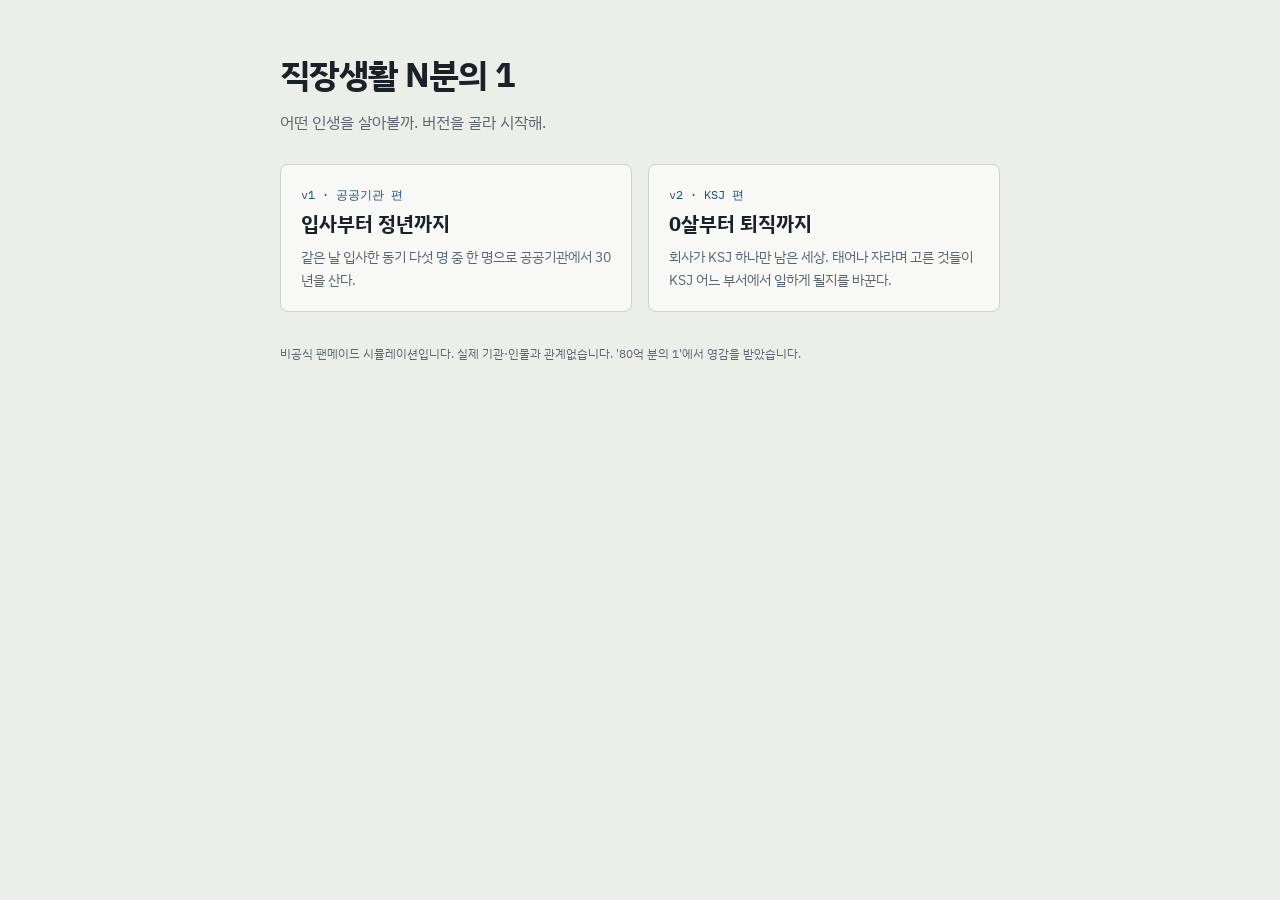
<file: index.html>
<!DOCTYPE html>
<html lang="ko">
<head>
<meta charset="utf-8">
<meta name="viewport" content="width=device-width, initial-scale=1">
<title>직장생활 N분의 1</title>
<link rel="preconnect" href="https://fonts.googleapis.com">
<link rel="preconnect" href="https://fonts.gstatic.com" crossorigin>
<link href="https://fonts.googleapis.com/css2?family=IBM+Plex+Mono:wght@400;500&family=IBM+Plex+Sans+KR:wght@400;600;700&display=swap" rel="stylesheet">
<style>
/* 버전 선택: v1·v2 두 장의 카드 */
:root{--paper:#ECEEEA;--surface:#F8F9F6;--ink:#1C2127;--muted:#5D6670;--line:#CDD2CC;--accent:#1F4E79;color-scheme:light;
  --font-body:"IBM Plex Sans KR","Apple SD Gothic Neo","Malgun Gothic",system-ui,sans-serif;--font-mono:"IBM Plex Mono",ui-monospace,monospace}
@media (prefers-color-scheme: dark){:root:not([data-theme="light"]){--paper:#14181C;--surface:#1C2126;--ink:#E3E6E2;--muted:#9AA3AB;--line:#2F363D;--accent:#86AFD9;color-scheme:dark}}
:root[data-theme="dark"]{--paper:#14181C;--surface:#1C2126;--ink:#E3E6E2;--muted:#9AA3AB;--line:#2F363D;--accent:#86AFD9;color-scheme:dark}
*{box-sizing:border-box}
body{margin:0;background:var(--paper);color:var(--ink);font-family:var(--font-body);line-height:1.6}
main{max-width:760px;margin:0 auto;padding:48px 20px}
h1{font-size:34px;margin:0 0 8px;letter-spacing:-0.02em;text-wrap:balance}
.lead{color:var(--muted);margin:0 0 28px}
.grid{display:grid;grid-template-columns:repeat(auto-fit,minmax(260px,1fr));gap:16px}
a.card{display:block;text-decoration:none;color:inherit;background:var(--surface);border:1px solid var(--line);border-radius:8px;padding:20px}
a.card:hover,a.card:focus-visible{border-color:var(--accent);outline:none}
.ver{font-family:var(--font-mono);font-size:12px;color:var(--accent)}
.card h2{margin:4px 0 6px;font-size:20px}
.card p{margin:0;color:var(--muted);font-size:14px}
footer{margin-top:32px;font-size:12px;color:var(--muted)}
</style>
</head>
<body>
<main>
  <h1>직장생활 N분의 1</h1>
  <p class="lead">어떤 인생을 살아볼까. 버전을 골라 시작해.</p>
  <div class="grid">
    <a class="card" href="v1/index.html">
      <div class="ver">v1 · 공공기관 편</div>
      <h2>입사부터 정년까지</h2>
      <p>같은 날 입사한 동기 다섯 명 중 한 명으로 공공기관에서 30년을 산다.</p>
    </a>
    <a class="card" href="v2/index.html">
      <div class="ver">v2 · KSJ 편</div>
      <h2>0살부터 퇴직까지</h2>
      <p>회사가 KSJ 하나만 남은 세상. 태어나 자라며 고른 것들이 KSJ 어느 부서에서 일하게 될지를 바꾼다.</p>
    </a>
  </div>
  <footer>비공식 팬메이드 시뮬레이션입니다. 실제 기관·인물과 관계없습니다. '80억 분의 1'에서 영감을 받았습니다.</footer>
</main>
</body>
</html>
</file>
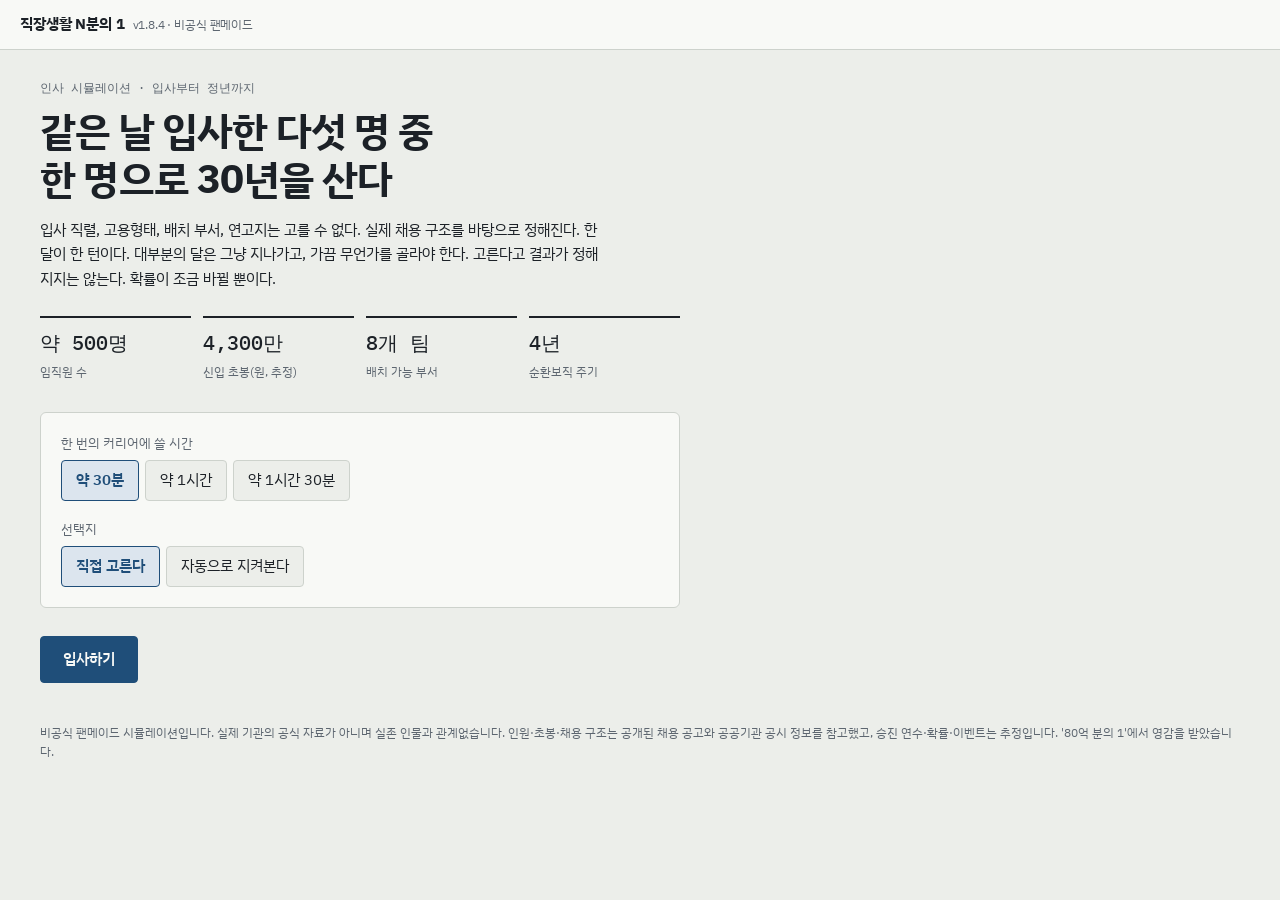
<file: v1/index.html>
<!DOCTYPE html>
<html lang="ko">
<head>
<meta charset="utf-8">
<meta name="viewport" content="width=device-width, initial-scale=1">
<title>직장생활 N분의 1</title>
<link rel="preconnect" href="https://fonts.googleapis.com">
<link rel="preconnect" href="https://fonts.gstatic.com" crossorigin>
<link href="https://fonts.googleapis.com/css2?family=IBM+Plex+Mono:wght@400;500&family=IBM+Plex+Sans+KR:wght@400;500;600;700&display=swap" rel="stylesheet">
<style>
/* 공문서·인사기록카드 톤: 회녹색 종이, 남색 잉크, 붉은 직인. 좌측 카드 / 중앙 로그 / 우측 동기 */
:root{
  --paper:#ECEEEA;
  --surface:#F8F9F6;
  --ink:#1C2127;
  --muted:#5D6670;
  --line:#CDD2CC;
  --accent:#1F4E79;
  --accent-soft:#DCE5EE;
  --stamp:#B23A2E;
  --font-body:"IBM Plex Sans KR","Apple SD Gothic Neo","Malgun Gothic",system-ui,sans-serif;
  --font-mono:"IBM Plex Mono",ui-monospace,"SFMono-Regular",Menlo,monospace;
  color-scheme:light;
}
@media (prefers-color-scheme: dark){
  :root:not([data-theme="light"]){
    --paper:#14181C;--surface:#1C2126;--ink:#E3E6E2;--muted:#9AA3AB;--line:#2F363D;
    --accent:#86AFD9;--accent-soft:#22303D;--stamp:#E0796C;color-scheme:dark;
  }
}
:root[data-theme="dark"]{
  --paper:#14181C;--surface:#1C2126;--ink:#E3E6E2;--muted:#9AA3AB;--line:#2F363D;
  --accent:#86AFD9;--accent-soft:#22303D;--stamp:#E0796C;color-scheme:dark;
}
*{box-sizing:border-box}
html,body{margin:0}
body{background:var(--paper);color:var(--ink);font-family:var(--font-body);font-size:15px;line-height:1.65}
button{font:inherit;color:inherit}
:focus-visible{outline:2px solid var(--accent);outline-offset:2px}
.mono{font-family:var(--font-mono);font-variant-numeric:tabular-nums}
.bar{display:flex;align-items:center;gap:16px;flex-wrap:wrap;padding:12px 20px;border-bottom:1px solid var(--line);background:var(--surface);position:sticky;top:0;z-index:5}
.brand{font-weight:700;letter-spacing:-0.01em}
.brand small{font-weight:400;color:var(--muted);margin-left:8px;font-size:12px}
.bar .date{font-family:var(--font-mono);color:var(--muted);font-size:13px}
.bar .spacer{flex:1}
.ctrl{display:flex;gap:4px;align-items:center;flex-wrap:wrap}
.ctrl button,.btn{border:1px solid var(--line);background:var(--surface);padding:5px 11px;border-radius:4px;cursor:pointer;font-size:13px}
.ctrl button[aria-pressed="true"]{background:var(--accent);border-color:var(--accent);color:var(--surface)}
.ctrl label{font-size:13px;display:flex;gap:6px;align-items:center;margin-left:8px;cursor:pointer}
.btn.primary{background:var(--accent);color:var(--surface);border-color:var(--accent);padding:10px 22px;font-size:15px;font-weight:600}
.btn.danger{color:var(--stamp);border-color:var(--stamp)}
.screen{max-width:1240px;margin:0 auto;padding:28px 20px}
[hidden]{display:none!important}

/* 시작 */
.start{max-width:640px}
.start h1{font-size:40px;line-height:1.2;margin:8px 0 16px;letter-spacing:-0.02em;text-wrap:balance}
.start .eyebrow{font-family:var(--font-mono);font-size:12px;color:var(--muted)}
.start p{color:var(--ink);max-width:62ch}
.opts{display:grid;gap:18px;margin:28px 0;padding:20px;border:1px solid var(--line);background:var(--surface);border-radius:6px}
.opt-label{font-size:13px;color:var(--muted);margin-bottom:6px}
.seg{display:flex;gap:6px;flex-wrap:wrap}
.seg button{border:1px solid var(--line);background:var(--paper);padding:7px 14px;border-radius:4px;cursor:pointer}
.seg button[aria-pressed="true"]{border-color:var(--accent);background:var(--accent-soft);color:var(--accent);font-weight:600}
.facts{display:grid;grid-template-columns:repeat(auto-fit,minmax(140px,1fr));gap:12px;margin:24px 0}
.fact{border-top:2px solid var(--ink);padding-top:8px}
.fact b{display:block;font-family:var(--font-mono);font-size:20px;font-weight:500}
.fact span{font-size:12px;color:var(--muted)}

/* 입사 통지서 */
.notice{max-width:560px;background:var(--surface);border:1px solid var(--line);padding:32px;border-radius:6px;position:relative}
.notice h2{margin:0 0 4px;font-size:24px;letter-spacing:0.2em;text-align:center}
.notice .no{text-align:center;font-family:var(--font-mono);font-size:12px;color:var(--muted);margin-bottom:24px}
.rows{display:grid;gap:0}
.row{display:grid;grid-template-columns:96px 1fr auto;gap:12px;padding:10px 0;border-bottom:1px solid var(--line);align-items:baseline}
.row .k{color:var(--muted);font-size:13px}
.row .p{font-family:var(--font-mono);font-size:12px;color:var(--accent)}
.row{animation:rise .35s ease both}
@keyframes rise{from{opacity:.0;transform:translateY(4px)}to{opacity:1;transform:none}}
.notice .foot{margin-top:20px;font-size:14px;color:var(--muted)}
.seal{position:absolute;right:28px;bottom:84px;width:74px;height:74px;border:2.5px solid var(--stamp);border-radius:50%;color:var(--stamp);display:grid;place-items:center;font-size:12px;font-weight:700;text-align:center;line-height:1.25;transform:rotate(-12deg);opacity:.85}

/* 게임 */
.game{display:grid;grid-template-columns:280px minmax(0,1fr) 290px;gap:20px;align-items:start}
.rightcol{display:grid;gap:16px}
.actions-panel h3{margin:0 0 4px;font-size:13px;color:var(--muted);font-weight:500;letter-spacing:0.05em}
.panel{background:var(--surface);border:1px solid var(--line);border-radius:6px;padding:16px}
.card h3,.cohort h3{margin:0 0 10px;font-size:13px;color:var(--muted);font-weight:500;letter-spacing:0.05em}
.pname{font-size:22px;font-weight:700;margin-bottom:2px}
.kv{display:grid;grid-template-columns:64px 1fr;gap:4px 10px;font-size:13px;margin:12px 0}
.kv dt{color:var(--muted)}
.kv dd{margin:0}
.stats{display:grid;gap:9px;margin:14px 0}
.stat{display:grid;grid-template-columns:40px 1fr 30px;gap:8px;align-items:center;font-size:13px}
.track{height:6px;background:var(--paper);border-radius:3px;overflow:hidden;border:1px solid var(--line)}
.fill{height:100%;background:var(--accent);transition:width .3s}
.fill.low{background:var(--stamp)}
.stat .v{font-family:var(--font-mono);font-size:12px;text-align:right}
.money{display:flex;justify-content:space-between;font-size:13px;padding:8px 0;border-top:1px solid var(--line);border-bottom:1px solid var(--line)}
.money b{font-family:var(--font-mono);font-weight:500}
.assets{border-top:1px solid var(--line);border-bottom:1px solid var(--line);padding:6px 0;font-size:13px}
.assets .r{display:flex;justify-content:space-between;padding:2px 0}
.assets .r b{font-family:var(--font-mono);font-weight:500}
.assets .r.sub{color:var(--muted)}
.assets .r.tot{border-top:1px dashed var(--line);margin-top:4px;padding-top:6px}
.focus{margin-top:14px}
.focus .seg button{padding:5px 10px;font-size:13px}
.focus .hint{font-size:12px;color:var(--muted);margin-top:6px;min-height:2.6em}
.resign{margin-top:16px;width:100%}

.logwrap{background:var(--surface);border:1px solid var(--line);border-radius:6px;height:calc(100vh - 120px);min-height:420px;overflow-y:auto;padding:4px 20px 40px}
.year{position:sticky;top:0;background:var(--surface);display:flex;gap:12px;align-items:baseline;padding:14px 0 8px;border-bottom:1px solid var(--ink);margin-top:10px;z-index:1}
.year b{font-family:var(--font-mono);font-size:18px;font-weight:500}
.year span{font-size:13px;color:var(--muted)}
.entry{display:grid;grid-template-columns:38px 1fr;gap:10px;padding:9px 0;border-bottom:1px dashed var(--line)}
.entry .when{font-family:var(--font-mono);font-size:12px;color:var(--muted);padding-top:2px}
.entry p{margin:0;max-width:66ch}
.entry .pick{color:var(--accent);font-size:14px;margin-top:4px}
.entry .res{margin-top:2px}
.entry.peer p{color:var(--muted);font-size:14px}
.entry.peer .tag{font-size:11px;border:1px solid var(--line);border-radius:3px;padding:0 5px;margin-right:6px;color:var(--muted)}
.entry.sys p{color:var(--muted);font-size:14px}
.entry.key p{font-weight:600}
.entry.act .when{color:var(--accent)}
.entry.love .tag,.entry.team .tag{font-size:11px;border:1px solid var(--line);border-radius:3px;padding:0 5px;margin-right:6px;color:var(--muted)}
.entry.love .tag{color:var(--stamp);border-color:var(--stamp)}
.actions{margin-top:14px}
.act-meta{font-size:12px;color:var(--muted);margin:-4px 0 8px}
.act-list{display:grid;grid-template-columns:1fr 1fr;gap:6px}
.act-list button{display:flex;flex-direction:column;align-items:flex-start;gap:1px;text-align:left;line-height:1.35;border:1px solid var(--line);background:var(--paper);padding:7px 10px;border-radius:4px;cursor:pointer;font-size:13px}
.act-list button:hover:not(:disabled){border-color:var(--accent)}
.act-list button:disabled{opacity:.45;cursor:not-allowed}
.act-list .c{font-family:var(--font-mono);font-size:11px;color:var(--muted)}
select{font:inherit;font-size:13px;color:var(--ink);background:var(--paper);border:1px solid var(--line);border-radius:4px;padding:5px 8px;width:100%}
.goal-pick{margin-top:18px}
.cohort button.peer-card{display:block;width:100%;text-align:left;background:none;border:0;border-bottom:1px solid var(--line);cursor:pointer;padding:10px 4px;border-radius:0}
.cohort button.peer-card:hover:not(:disabled){background:var(--paper)}
.cohort button.peer-card:disabled{cursor:default}
.fr{display:flex;align-items:center;gap:6px;font-size:11px;color:var(--muted);margin-top:4px}
.fr .track{flex:1;height:4px}
.amt{font-family:var(--font-mono);font-size:12px;font-weight:500;color:var(--accent);margin-left:8px;white-space:nowrap}
.amt.neg{color:var(--stamp)}

.cohort .peer-card{padding:10px 0;border-bottom:1px solid var(--line);font-size:13px}
.cohort .peer-card:last-child{border-bottom:0}
.peer-card b{font-size:14px}
.peer-card .meta{color:var(--muted)}
.peer-card .st{font-size:12px;font-family:var(--font-mono)}
.peer-card.out{opacity:.6}

/* 모달 */
.stat-head{display:flex;align-items:center;gap:6px;margin-top:6px}
.stat-head h3{margin:0}
.qbtn{width:20px;height:20px;border-radius:50%;border:1px solid var(--line);background:var(--paper);font-size:12px;line-height:1;cursor:pointer;padding:0;color:var(--muted)}
.qbtn:hover{border-color:var(--accent);color:var(--accent)}
#help,#asset,#people{z-index:30}
#btnHelpClose,#btnAssetClose,#btnPeopleClose{margin-top:16px;padding:7px 18px;font-size:14px}
.dialog.wide{max-width:600px}
.pnote{font-size:12px;color:var(--muted);margin:-4px 0 8px}
.pgroup{font-size:12px;color:var(--muted);font-weight:600;letter-spacing:0.04em;margin:14px 0 6px}
.pgrid{display:grid;grid-template-columns:1fr 1fr;gap:8px}
.pgrid.one{grid-template-columns:1fr}
.prow{background:var(--paper);border:1px solid var(--line);border-left:4px solid var(--muted);border-radius:6px;padding:10px 12px}
.prow.good{border-left-color:var(--accent)}
.prow.bad{border-left-color:var(--stamp)}
.prow.me{border-left-color:var(--ink)}
.prow.boss{border-color:var(--accent);border-left-width:4px}
.ptop{display:flex;align-items:flex-start;gap:8px}
.prole{font-size:12px;color:var(--muted)}
.pnm{font-size:15px;font-weight:700;margin:1px 0 0}
.ptag{font-size:11px;border:1px solid var(--accent);color:var(--accent);border-radius:3px;padding:0 5px}
.ptag.bad{border-color:var(--stamp);color:var(--stamp)}
.ptag.good{border-color:var(--muted);color:var(--muted)}
.pmeet{margin-left:auto;padding:3px 10px!important;font-size:12px!important;white-space:nowrap}
.pbar{position:relative;height:6px;background:var(--paper);border:1px solid var(--line);border-radius:3px;margin:6px 0 4px}
.pbar::after{content:"";position:absolute;left:50%;top:-2px;bottom:-2px;width:1px;background:var(--muted)}
.pfill{position:absolute;top:0;bottom:0;background:var(--accent)}
.pfill.neg{background:var(--stamp)}
.pimp{font-size:13px}
.pimp .n{font-family:var(--font-mono);margin-right:6px}
.pwhy{font-size:12px;color:var(--muted)}
.prow details{font-size:12px;color:var(--muted);margin-top:2px}
.prow summary{cursor:pointer}
.asec{border-top:1px solid var(--line);padding:12px 0}
.asec h5{margin:0 0 6px;font-size:14px}
.asec .note{font-size:12px;color:var(--muted);margin-bottom:8px}
.asec .seg button{padding:5px 10px;font-size:13px}
.arow{display:flex;justify-content:space-between;font-size:13px;padding:2px 0}
.arow b{font-family:var(--font-mono);font-weight:500}
.abtns{display:flex;gap:6px;flex-wrap:wrap;margin-top:6px}
.abtns button:disabled{opacity:.45;cursor:not-allowed}
.help-list{display:grid;grid-template-columns:56px 1fr;gap:10px 12px;margin:0 0 18px;font-size:13px;line-height:1.6}
.help-list dt{font-weight:600}
.help-list dd{margin:0}
.help-list b{font-weight:500;color:var(--accent);margin-right:4px}
.dialog.help{max-height:90vh;overflow-y:auto}
.modal{position:fixed;inset:0;background:rgba(10,14,18,.45);display:grid;place-items:center;padding:16px;z-index:20}
.dialog{background:var(--surface);border:1px solid var(--line);border-radius:6px;max-width:520px;width:100%;padding:24px;box-shadow:0 10px 40px rgba(0,0,0,.2)}
.dialog .d-when{font-family:var(--font-mono);font-size:12px;color:var(--muted)}
.dialog h4{margin:4px 0 10px;font-size:18px}
.dialog p{margin:0 0 18px}
.choices{display:grid;gap:8px}
.choices button{text-align:left;border:1px solid var(--line);background:var(--paper);padding:11px 14px;border-radius:4px;cursor:pointer}
.choices button:hover{border-color:var(--accent)}
.choices button.auto{border-color:var(--accent);background:var(--accent-soft)}
.choices small{display:block;color:var(--muted);font-size:12px;margin-top:2px}
.choices small .up{color:var(--accent)}
.choices small .dn{color:var(--stamp)}

/* 엔딩 */
.ending{max-width:760px;margin:0 auto 24px;background:var(--surface);border:1px solid var(--line);border-radius:6px;padding:28px;position:relative}
.ending h2{margin:0 0 4px;font-size:24px}
.ending .lead{margin:8px 0 18px;max-width:60ch}
.ending .seal{top:24px;right:24px;bottom:auto}
.ending .rows .row{grid-template-columns:96px 1fr}
.ending h3{font-size:14px;margin:22px 0 6px;color:var(--muted);font-weight:500}
.ending .acts{display:flex;gap:8px;margin-top:22px;flex-wrap:wrap}
.copied{font-size:13px;color:var(--muted);align-self:center}
textarea.fallback{width:100%;height:140px;margin-top:10px;font-family:var(--font-mono);font-size:12px;background:var(--paper);color:var(--ink);border:1px solid var(--line)}

footer{max-width:1240px;margin:0 auto;padding:12px 20px 28px;font-size:12px;color:var(--muted)}

@media (max-width:980px){
  .pgrid{grid-template-columns:1fr}
  .game{grid-template-columns:1fr}
  .logwrap{height:62vh}
  .start h1{font-size:30px}
}
@media (prefers-reduced-motion: reduce){
  .row{animation:none}.fill{transition:none}
}
</style>
</head>
<body>
<header class="bar">
  <div class="brand">직장생활 N분의 1<small>v1.8.4 · 비공식 팬메이드</small></div>
  <div class="date" id="barDate"></div>
  <div class="spacer"></div>
  <div class="ctrl" id="gameCtrl" hidden>
    <button type="button" data-speed="0" aria-pressed="false">일시정지</button>
    <button type="button" data-speed="1" aria-pressed="true">1×</button>
    <button type="button" data-speed="4" aria-pressed="false">4×</button>
    <button type="button" data-speed="16" aria-pressed="false">16×</button>
    <label for="autoPick"><input type="checkbox" id="autoPick"> 자동 선택</label>
  </div>
</header>

<main id="start" class="screen">
  <div class="start">
    <div class="eyebrow">인사 시뮬레이션 · 입사부터 정년까지</div>
    <h1>같은 날 입사한 다섯 명 중 한 명으로 30년을 산다</h1>
    <p>입사 직렬, 고용형태, 배치 부서, 연고지는 고를 수 없다. 실제 채용 구조를 바탕으로 정해진다. 한 달이 한 턴이다. 대부분의 달은 그냥 지나가고, 가끔 무언가를 골라야 한다. 고른다고 결과가 정해지지는 않는다. 확률이 조금 바뀔 뿐이다.</p>
    <div class="facts">
      <div class="fact"><b>약 500명</b><span>임직원 수</span></div>
      <div class="fact"><b>4,300만</b><span>신입 초봉(원, 추정)</span></div>
      <div class="fact"><b>8개 팀</b><span>배치 가능 부서</span></div>
      <div class="fact"><b>4년</b><span>순환보직 주기</span></div>
    </div>
    <div class="opts">
      <div>
        <div class="opt-label">한 번의 커리어에 쓸 시간</div>
        <div class="seg" id="durSeg">
          <button type="button" data-dur="30" aria-pressed="true">약 30분</button>
          <button type="button" data-dur="60" aria-pressed="false">약 1시간</button>
          <button type="button" data-dur="90" aria-pressed="false">약 1시간 30분</button>
        </div>
      </div>
      <div>
        <div class="opt-label">선택지</div>
        <div class="seg" id="autoSeg">
          <button type="button" data-auto="0" aria-pressed="true">직접 고른다</button>
          <button type="button" data-auto="1" aria-pressed="false">자동으로 지켜본다</button>
        </div>
      </div>
    </div>
    <button type="button" class="btn primary" id="btnJoin">입사하기</button>
  </div>
</main>

<main id="notice" class="screen" hidden>
  <div class="notice">
    <h2>입사 통지서</h2>
    <div class="no mono" id="noticeNo"></div>
    <div class="rows" id="noticeRows"></div>
    <div class="goal-pick"><div class="opt-label">커리어 목표 (1년에 한 번 바꿀 수 있다)</div><div class="seg" id="goalSeg"></div></div>
    <p class="foot" id="noticeFoot"></p>
    <div class="seal">인사<br>담당</div>
    <button type="button" class="btn primary" id="btnFirstDay">첫 출근하기</button>
  </div>
</main>

<div id="endingWrap" class="screen" hidden style="padding-bottom:0"></div>

<main id="game" class="screen game" hidden>
  <aside class="panel card">
    <h3>인사기록카드</h3>
    <div class="pname" id="pName"></div>
    <dl class="kv" id="pKv"></dl>
    <div class="stat-head"><h3>스탯</h3><button type="button" class="qbtn" id="btnHelp" aria-label="스탯 설명 보기">?</button></div>
    <div class="stats" id="pStats"></div>
    <button type="button" class="btn" id="btnPeople" style="width:100%;margin:2px 0 12px">사내 관계</button>
    <div class="assets" id="pAssets"></div>
    <div class="money" style="border-top:0"><span>연봉</span><b id="pSalary"></b></div>
    <div class="focus">
      <h3 style="margin-top:12px">요즘 집중하는 것</h3>
      <div class="seg" id="focusSeg"></div>
      <div class="hint" id="focusHint"></div>
    </div>
    <div class="focus">
      <h3 style="margin-top:12px">커리어 목표</h3>
      <select id="goalSel" aria-label="커리어 목표"></select>
      <div class="hint" id="goalHint"></div>
    </div>
    <button type="button" class="btn danger resign" id="btnResign">사직서 내기</button>
  </aside>
  <section class="logwrap" id="logWrap" aria-live="polite"><div id="log"></div></section>
  <div class="rightcol">
    <aside class="panel actions-panel">
      <h3>행동</h3>
      <div class="act-meta" id="actMeta"></div>
      <div class="act-list" id="actList"></div>
      <button type="button" class="btn" id="btnAsset" style="width:100%;margin-top:8px">자산 관리</button>
    </aside>
    <aside class="panel cohort">
      <h3>같은 날 입사한 동기 · 눌러서 만나기</h3>
      <div id="cohortList"></div>
    </aside>
  </div>
</main>

<div id="help" class="modal" hidden>
  <div class="dialog help" role="dialog" aria-modal="true" aria-labelledby="hTitle">
    <h4 id="hTitle">스탯 설명</h4>
    <dl class="help-list">
      <dt>역량</dt><dd><b>영향</b> 승진, 업무 이벤트 성공률, 공채·이직 합격. 72 이상이면 민간 이직 제안이 온다.<br><b>오르내림</b> 업무·자기계발 집중, 학원, 동기 스터디로 오른다. 높을수록 덜 오른다.</dd>
      <dt>평판</dt><dd><b>영향</b> 승진, 순환보직 희망 반영, 본부와의 협상, 원장 공모. 팀장·실장인데 35 미만이면 보직 해임 위험이 있다.<br><b>오르내림</b> 업무·관계 집중과 성과로 오른다. 가만히 두면 50 쪽으로 돌아간다.</dd>
      <dt>사교</dt><dd><b>영향</b> 멘탈 회복 속도, 사내 정치 결과, 연애 확률, 체육대회.<br><b>오르내림</b> 관계 집중, 한턱, 동호회, 동기 만남으로 오른다. 장거리·수도권에서 이사하지 않고 다니면 조금씩 준다.</dd>
      <dt>체력</dt><dd><b>영향</b> 10 미만이면 쓰러져 병가를 낸다. 낮으면 야근을 피하고, 연인이 서운해하는 일이 잦아진다.<br><b>오르내림</b> 건강 집중, 여행, 검진으로 회복한다. 업무량, 나이, 출퇴근 거리로 준다.</dd>
      <dt>멘탈</dt><dd><b>영향</b> 15 미만이면 번아웃이 온다. 낮으면 일을 피하는 쪽을 고른다. 워라밸 목표에 쓰인다.<br><b>오르내림</b> 사교, 반려동물, 여행, 동기 상담으로 회복한다. 본부 압박, 민원, 야근으로 준다.</dd>
      <dt>친밀도</dt><dd>동기마다 따로 있다. 밥·술·스터디로 오르고, 시간이 지나면 조금씩 준다. 60 이상이면 결혼식 사회, 이직 추천, 승진 경쟁 이벤트가 생긴다.</dd>
    </dl>
    <button type="button" class="btn primary" id="btnHelpClose">닫기</button>
  </div>
</div>
<div id="asset" class="modal" hidden>
  <div class="dialog help" role="dialog" aria-modal="true" aria-labelledby="aTitle">
    <h4 id="aTitle">자산 관리</h4>
    <div id="aBody"></div>
    <button type="button" class="btn primary" id="btnAssetClose">닫기</button>
  </div>
</div>
<div id="people" class="modal" hidden>
  <div class="dialog help wide" role="dialog" aria-modal="true" aria-labelledby="pTitle">
    <h4 id="pTitle">사내 관계</h4>
    <p class="pnote">회사 주요 인물들이 나를 어떻게 보는지. 만나기를 누르면 점심, 조언, 선물, 아부를 할 수 있다.</p>
    <div id="pBody"></div>
    <button type="button" class="btn primary" id="btnPeopleClose">닫기</button>
  </div>
</div>
<div id="modal" class="modal" hidden>
  <div class="dialog" role="dialog" aria-modal="true" aria-labelledby="mTitle">
    <div class="d-when" id="mWhen"></div>
    <h4 id="mTitle"></h4>
    <p id="mText"></p>
    <div class="choices" id="mChoices"></div>
  </div>
</div>

<footer>비공식 팬메이드 시뮬레이션입니다. 실제 기관의 공식 자료가 아니며 실존 인물과 관계없습니다. 인원·초봉·채용 구조는 공개된 채용 공고와 공공기관 공시 정보를 참고했고, 승진 연수·확률·이벤트는 추정입니다. '80억 분의 1'에서 영감을 받았습니다.</footer>

<script>
"use strict";
const $=s=>document.querySelector(s);
const R=Math.random;
const clamp=(v,a,b)=>Math.max(a,Math.min(b,v));
const pick=a=>a[Math.floor(R()*a.length)];
const chance=p=>R()<p;
const randint=(a,b)=>a+Math.floor(R()*(b-a+1));
function randn(){let u=0,v=0;while(!u)u=R();while(!v)v=R();return Math.sqrt(-2*Math.log(u))*Math.cos(2*Math.PI*v);}
function wpick(items){const t=items.reduce((s,i)=>s+i.w,0);let r=R()*t;for(const i of items){r-=i.w;if(r<=0)return i;}return items[items.length-1];}
const J=(w,a,b)=>{const c=w.charCodeAt(w.length-1)-0xAC00;return c>=0&&c<11172&&c%28?a:b;};
const pct=(item,arr)=>Math.round(item.w/arr.reduce((s,i)=>s+i.w,0)*1000)/10;
function fmtMoney(v){const s=v<0?'-':'';v=Math.abs(v);if(v>=10000){const e=Math.floor(v/10000),r=Math.round(v%10000);return s+e+'억'+(r?' '+r.toLocaleString()+'만':'');}return s+Math.round(v).toLocaleString()+'만';}

/* ---------- 데이터 ---------- */
const DEPTS={
  daemin:{name:'대국민포털팀',hp:-0.6,mn:-1.0,sk:0.2,rp:0.25},
  haeng:{name:'업무포털팀',hp:-0.9,mn:-0.6,sk:0.35,rp:0.2},
  chwi1:{name:'취업지원서비스1팀',hp:-0.8,mn:-1.3,sk:0.3,rp:0.4},
  chwi2:{name:'취업지원서비스2팀',hp:-0.8,mn:-1.3,sk:0.3,rp:0.4},
  sec:{name:'정보보호팀',hp:-1.1,mn:-0.6,sk:0.4,rp:0.15},
  ai:{name:'AI서비스팀',hp:-0.7,mn:-0.9,sk:0.5,rp:0.3},
  research:{name:'연구팀',hp:-0.8,mn:-0.6,sk:0.4,rp:0.2},
  mgmt:{name:'경영지원팀',hp:-0.6,mn:-1.0,sk:0.25,rp:0.35},
};
const IT_DEPTS=[{k:'daemin',w:18},{k:'haeng',w:18},{k:'chwi1',w:16},{k:'chwi2',w:16},{k:'sec',w:12},{k:'ai',w:20}];
const TRACKS=[{k:'it',name:'정보화',w:75},{k:'admin',name:'경영사무',w:15},{k:'research',name:'연구',w:10}];
const TYPES={
  it:[{k:'reg5',name:'일반직 5급(대리)',w:60},{k:'reg6',name:'일반직 6급(주임) · 고졸',w:10},{k:'perm',name:'무기계약직(전문원)',w:10},{k:'temp',name:'기간제 계약직',w:20}],
  admin:[{k:'reg5',name:'일반직 5급(대리)',w:75},{k:'reg6',name:'일반직 6급(주임) · 고졸',w:10},{k:'temp',name:'기간제 계약직',w:15}],
  research:[{k:'reg5',name:'5급 연구원',w:80},{k:'temp',name:'기간제 연구원',w:20}],
};
const HOMES=[{k:'near',name:'근거리',cities:['혁신도시 인근 시','혁신도시 인근 군'],w:20},{k:'mid',name:'중거리',cities:['인근 광역시','인근 도청 소재지'],w:20},{k:'metro',name:'수도권',cities:['서울','인천','경기'],w:40},{k:'far',name:'장거리',cities:['울산','부산','대구','광주'],w:20}];
const RANKS=['주임','대리','과장','차장','팀장','실장','원장'];
const RRANKS=['연구원보','연구원','부연구위원','연구위원','팀장','실장','원장'];
const MIN_Y=[4,5,5,4,4];
const P_BASE=[0.55,0.5,0.45,0.35,0.25];
const SAL=[3700,4317,5300,6400,7400,8600,12500];
const SUR=['김','이','박','최','정','강','조','윤','장','임','한','오','서','신','권','황','안','송','류','홍'];
const GIVEN=['민준','서연','지훈','하은','도윤','지우','예준','수아','시우','지민','현우','유진','준서','다은','건우','채원','우진','소윤','선우','지아','연우','윤서','태윤','하린','주원','은서','성민','혜진','동현','보람'];
const FOCUS={
  work:{name:'업무',sc:0,hp:-0.5,mn:-0.4,sk:0.45,rp:0.4,cost:0,hint:'역량과 평판이 오른다. 체력과 멘탈이 깎인다.'},
  self:{name:'자기계발',sc:-0.05,hp:-0.3,mn:-0.1,sk:0.5,rp:0,cost:15,hint:'역량이 오른다. 이직·공채 기회가 늘어난다. 돈이 조금 든다.'},
  rel:{name:'관계',sc:0.55,hp:-0.1,mn:0.4,sk:0,rp:0.35,cost:20,hint:'사교·평판·멘탈이 오른다. 모임 비용이 든다.'},
  health:{name:'건강',sc:0.05,hp:1.2,mn:0.6,sk:-0.05,rp:-0.05,cost:10,hint:'체력과 멘탈이 회복된다. 일은 조금 덜 한다.'},
};
const STAT_NAMES={sk:'역량',rp:'평판',sc:'사교',hp:'체력',mn:'멘탈'};

/* ---------- 시간 ---------- */
const NOW=new Date();
const Y0=NOW.getFullYear(), M0=NOW.getMonth()+1;
const ym=mi=>({y:Y0+Math.floor((M0-1+mi)/12),m:((M0-1+mi)%12)+1});
const ageOf=(p,mi)=>Math.floor((mi-p.birthMi)/12);
function deathQ(a){return a<30?0.0004:a<40?0.0008:a<50?0.0018:0.0045;}
function tenureStr(months){const y=Math.floor(months/12),m=months%12;return (y?y+'년 ':'')+m+'개월';}

/* ---------- 인물 ---------- */
function makePerson(){
  const tr=wpick(TRACKS), tys=TYPES[tr.k], ty=wpick(tys);
  let dept,deptP=100;
  if(tr.k==='it'){const d=wpick(IT_DEPTS);dept=d.k;deptP=pct(d,IT_DEPTS);}else dept=tr.k==='admin'?'mgmt':'research';
  const home=wpick(HOMES);
  const age=ty.k==='reg6'?randint(19,22):tr.k==='research'?randint(29,35):ty.k==='temp'?randint(23,32):randint(25,31);
  const type=ty.k.startsWith('reg')?'reg':ty.k;
  const p={
    name:pick(SUR)+pick(GIVEN),gender:pick(['남','여']),track:tr.k,trackName:tr.name,trackP:pct(tr,TRACKS),
    typeName:ty.name,typeP:pct(ty,tys),type,rank:ty.k==='reg6'?0:1,
    dept,deptP,home:home.k,homeName:pick(home.cities),homeZone:home.name,homeP:Math.round(pct(home,HOMES)/home.cities.length*10)/10,
    birthMi:-(age*12+randint(0,11)),
    sk:randint(30,48)+(tr.k==='research'?8:0),rp:randint(38,52),sc:randint(38,62),hp:randint(66,84),mn:randint(62,80),
    money:randint(300,2500),married:false,dating:false,kids:0,house:false,moved:home.k==='near',
    rankSince:0,deptSince:0,joinMi:0,promoFails:0,ended:null,fr:randint(10,30),deptHist:[DEPTS[dept].name],
  };
  if(type==='temp'){const c=pick([6,10,12]);p.contractEnd=c;p.contractTotal=c;}
  return p;
}
function rankTitle(p){
  if(p.type==='temp')return p.track==='research'?'기간제 연구원':'계약직';
  if(p.type==='perm')return '전문원';
  return (p.track==='research'?RRANKS:RANKS)[p.rank]+(p===S&&S.acting?' (팀장 대행)':'');
}
function deptLabel(p){
  if(p.rank>=6&&p.type==='reg')return '원장실';
  if(p.rank===5&&p.type==='reg')return ({it:'정보화',admin:'경영',research:'연구'})[p.track]+' 부문 실';
  return DEPTS[p.dept].name;
}
function salary(p,mi){
  const yrs=Math.max(0,(mi-p.joinMi)/12);
  if(p.type==='temp')return p.track==='research'?3600:3200;
  if(p.type==='perm')return Math.round(3800*Math.pow(1.015,yrs));
  return Math.round(SAL[p.rank]*Math.pow(1.02,yrs));
}

/* ---------- 상태 ---------- */
let S=null, cohort=[], settings={dur:30,auto:false};
let timer=null, speed=1, busy=false, baseMs=5000, resignReq=false;
const age=()=>ageOf(S,S.mi);
let pendingMoney=0;
function E(o){for(const k in o){if(k==='money'){S.money+=o[k];pendingMoney+=o[k];S.yr.ev+=o[k];}else S[k]=clamp(S[k]+o[k],0,100);}}
const fmtSigned=v=>(v>=0?'+':'−')+fmtMoney(Math.abs(v))+'원';

/* ---------- 로그 ---------- */
let lastYearHeader=null;
function yearHeader(){
  const {y}=ym(S.mi);
  if(lastYearHeader===y)return;
  lastYearHeader=y;
  const d=document.createElement('div');d.className='year';
  d.innerHTML=`<b>${y}</b><span>${age()}세 · ${rankTitle(S)} · ${deptLabel(S)}</span>`;
  $('#log').appendChild(d);
}
function addLog(text,opt={}){
  yearHeader();
  const {m}=ym(S.mi);
  const wrap=$('#logWrap'), stick=wrap.scrollHeight-wrap.scrollTop-wrap.clientHeight<80;
  const d=document.createElement('div');
  d.className='entry'+(opt.kind?' '+opt.kind:'');
  const body=document.createElement('div');
  const p=document.createElement('p');
  if(opt.tag){const t=document.createElement('span');t.className='tag';t.textContent=opt.tag;p.appendChild(t);}
  p.appendChild(document.createTextNode(text));body.appendChild(p);
  if(opt.pick){const q=document.createElement('p');q.className='pick';q.textContent='→ '+opt.pick;body.appendChild(q);}
  if(opt.res){const q=document.createElement('p');q.className='res';q.textContent=opt.res;body.appendChild(q);}
  if(pendingMoney&&Math.abs(pendingMoney)>=1){const last=body.lastChild,a=document.createElement('span');a.className='amt'+(pendingMoney<0?' neg':'');a.textContent=fmtSigned(Math.round(pendingMoney));last.appendChild(a);}
  pendingMoney=0;
  d.innerHTML=`<div class="when">${m}월</div>`;d.appendChild(body);
  $('#log').appendChild(d);
  if(stick)wrap.scrollTop=wrap.scrollHeight;
}

const CLUBS={
  '등산':{join:{hp:2,mn:2},hint:'체력↑ 멘탈↑'},
  '풋살':{join:{hp:2,sc:2},hint:'체력↑ 사교↑ · 가끔 부상'},
  '보드게임':{join:{sc:2,mn:2},hint:'사교↑ 멘탈↑ · 다른 부서 인맥'},
  '독서':{join:{mn:2,sk:1},hint:'멘탈↑ 역량 조금↑ · 연애 확률 조금↑'},
};
/* ---------- 선택지 힌트 ---------- */
const LEAVE_ENDING='게임 종료 (이직 엔딩)';
const HINTS={
  '채용 공고|지원한다':{d:'합격하면 정규직 전환 · 떨어지면 멘탈↓',p:()=>0.1+S.sk/350+Math.min(S.selfdev,12)*0.012},
  '체육대회|계주에 나간다':{d:'사교↑ 평판↑ 멘탈↑ 체력↓',p:()=>0.2+(S.hp+S.sc)/500},
  '체육대회|응원석에 앉는다':{d:'사교 조금↑'},
  '체육대회|연차를 쓴다':{d:'멘탈↑ 사교↓'},
  '송년회|2차까지 간다':{d:'사교↑ 평판 조금↑ 체력↓ −10만원'},
  '송년회|1차만 있다가 나온다':{d:'사교 조금↑'},
  '송년회|불참한다':{d:'멘탈 조금↑ 사교↓'},
  '두 라인|A팀장 쪽 점심에 간다':{d:'평판 조금↑ 사교 조금↑ · 다음 해 인사에 따라 평판↑ 또는 평판↓'},
  '두 라인|B팀장 쪽 점심에 간다':{d:'평판 조금↑ 사교 조금↑ · 다음 해 인사에 따라 평판↑ 또는 평판↓'},
  '두 라인|혼자 먹는다':{d:'멘탈 조금↑ 사교 조금↓'},
  '소개팅|나간다':{d:'잘되면 연애 시작 멘탈↑',p:()=>0.2+S.sc/350},
  '소개 제안|나간다':{d:'잘되면 연애 시작 멘탈↑',p:()=>0.4+(S.sc-50)/300},
  '거처|혁신도시로 완전히 이사한다':{d:'체력↑ 출퇴근 소모 사라짐 멘탈 조금↓ −300만원'},
  '거처|지금처럼 다닌다':{d:'체력 조금↓'},
  '이직 제안|옮긴다':{d:'게임 종료 (민간 이직 엔딩)'},
  '이직 제안|거절한다':{d:'멘탈 조금↑'},
  '필기 합격|면접을 본다':{d:'합격하면 게임 종료 (이직 엔딩) · 떨어지면 멘탈↓',p:()=>0.35+S.sk/300},
  '동기 추천|지원한다':{d:'합격하면 게임 종료 (이직 엔딩) · 떨어지면 멘탈↓',p:()=>0.45+S.sk/400},
  '원장 공모|지원한다':{d:'임명되면 원장(임기 3년) · 떨어지면 멘탈↓',p:()=>0.06+S.rp/600},
  '출산|육아휴직 1년':{d:'멘탈↑ 아이 친밀도↑ 평판 조금↓ · 1년간 월 150만원'},
  '출산|육아휴직 3개월':{d:'멘탈↑ · 3개월간 월 150만원'},
  '출산|휴직하지 않는다':{d:'멘탈↓ 평판 조금↑'},
  '번아웃|병가를 낸다(3개월)':{d:'멘탈 회복 평판 조금↓ · 3개월 쉼'},
  '번아웃|상담 프로그램을 신청한다':{d:'멘탈↑'},
  '번아웃|버틴다':{d:'멘탈 조금↑'},
  '번아웃|사직서를 낸다':{d:'게임 종료'},
  '사직서|제출한다':{d:'게임 종료'},
  '돈 부탁|빌려준다':{d:'−1,000만원 · 1~2년 뒤 돌려받을 수도 있음',p:()=>0.6,label:'돌려받을 가능성'},
  '돈 부탁|거절한다':{d:'사교 조금↓'},
  '동기의 부탁|빌려준다':{d:'−500만원 친밀도↑',p:()=>0.85,label:'돌려받을 가능성'},
  '동기의 부탁|거절한다':{d:'친밀도↓'},
  '부모님 집|전부 보낸다':{d:'−500만원 멘탈↑'},
  '부모님 집|절반만 보낸다':{d:'−250만원 멘탈 조금↑'},
  '부모님 집|형편이 안 된다고 한다':{d:'멘탈↓'},
  '형제의 사업|투자한다':{d:'−3,000만원 · 잘되면 6,000만원으로 돌려받음',p:()=>0.3},
  '형제의 사업|거절한다':{d:'멘탈 조금↓'},
  '학원|보낸다':{d:'매달 −30만원 아이 친밀도↑ · 대학 결과에 도움'},
  '학원|안 보낸다':{d:'멘탈 조금↓ 아이 친밀도↓'},
  '과외|과외를 시킨다':{d:'매달 −90만원 · 대학 결과에 크게 도움'},
  '과외|학원만 보낸다':{d:'매달 −30만원 · 대학 결과에 도움'},
  '과외|안 시킨다':{d:'멘탈↓ 아이 친밀도↓'},
  '자녀 결혼|1억을 보태준다':{d:'−1억원 멘탈↑'},
  '자녀 결혼|5,000만 원을 보태준다':{d:'−5,000만원 멘탈↑'},
  '자녀 결혼|마음만 전한다':{d:'멘탈 조금↓'},
  '차 교체|새 차로 바꾼다':{d:'−2,500만원 멘탈 조금↑'},
  '차 교체|고쳐서 더 탄다':{d:'−150만원 · 이후 수리비가 자주 나감'},
};
function hintFor(title,c){
  if(c.d||c.p)return {d:c.d,p:c.p,label:c.pl};
  const h=HINTS[title+'|'+c.t];if(h)return h;
  if(title==='동호회'&&c.t.endsWith('동호회에 든다'))return {d:CLUBS[c.t.split(' ')[0]].hint};
  if(title==='순환보직')return {d:c.t.includes('유지')?'':'',p:()=>0.35+S.rp/200,label:'희망 반영 가능성'};
  return null;
}
function renderHint(el,h){
  (h.d||'').split(' ').filter(Boolean).forEach((tk,i)=>{
    if(i)el.appendChild(document.createTextNode(' '));
    const sp=document.createElement('span');sp.textContent=tk;
    if(tk.includes('↑'))sp.className='up';else if(tk.includes('↓')||/^−.*원$/.test(tk))sp.className='dn';
    el.appendChild(sp);
  });
  if(h.p){const v=clamp(h.p(),0,1),t=v>=0.6?'높음':v>=0.35?'보통':'낮음';el.appendChild(document.createTextNode((h.d?' · ':'')+(h.label||'성공 가능성')+' '+t));}
}

/* ---------- 모달 ---------- */
function ask(title,text,choices){
  return new Promise(res=>{
    const {y,m}=ym(S.mi);
    $('#mWhen').textContent=`${y}년 ${m}월 · ${deptLabel(S)}`;
    $('#mTitle').textContent=title;$('#mText').textContent=text;
    const box=$('#mChoices');box.innerHTML='';
    let done=false;
    const finish=i=>{if(done)return;done=true;$('#modal').hidden=true;res(i);};
    choices.forEach((c,i)=>{
      const b=document.createElement('button');b.type='button';
      b.textContent=c.t;
      const h=hintFor(title,c);
      if(h&&(h.d||h.p)){const s=document.createElement('small');renderHint(s,h);b.appendChild(s);}
      b.addEventListener('click',()=>finish(i));box.appendChild(b);
    });
    $('#modal').hidden=false;
    if(settings.auto){
      const i=Math.floor(R()*choices.length);
      setTimeout(()=>box.children[i]&&box.children[i].classList.add('auto'),Math.min(700,1400/speed));
      setTimeout(()=>finish(i),Math.max(250,1800/Math.max(speed,1)));
    }else{box.firstChild.focus();}
  });
}

/* ---------- 커리어 목표 ---------- */
const GOALS={
  chief:{name:'원장까지',hint:'실장 이상이면 달성, 원장이면 완전 달성.',w:{pol_line:2,soc_mentor:1.5,soc_lunch:1.5}},
  wlb:{name:'워라밸',hint:'정년까지 다니고 평균 멘탈 55 이상이면 달성.',w:{club_act:2,dating_intro:1.5,soc_workshop:1.3,pet_day:1.5}},
  exit:{name:'이직',hint:'다른 공기업이나 민간으로 옮기면 달성.',w:{other_pe:2,job_offer:2}},
  expert:{name:'전문가',hint:'역량 85에 한 번이라도 도달하면 달성.',w:{}},
  fire:{name:'조기 은퇴',hint:'55세 전에 순자산 10억을 넘기고 사직서를 내면 달성.',w:{house:1.5}},
};
function goalResult(){
  const k=S.ended.kind,avg=S.mnN?S.mnSum/S.mnN:0;
  switch(S.goal){
    case 'chief':return S.maxRank>=6?'완전 달성 (원장)':S.maxRank>=5?'달성 (실장)':'미달성';
    case 'wlb':return (k==='정년퇴직'&&avg>=55?'달성':'미달성')+` (평균 멘탈 ${Math.round(avg)})`;
    case 'exit':return ['공기업 이직','민간 이직','동기 추천 이직'].includes(k)?'달성':'미달성';
    case 'expert':return ((S.maxSk||0)>=85?'달성':'미달성')+` (최고 역량 ${Math.round(S.maxSk||0)})`;
    case 'fire':return k==='자진 퇴사'&&age()<55&&netWorth()>=100000?'달성':'미달성';
  }
  return '';
}

/* ---------- 연애·가족 ---------- */
const pw=()=>S.married?(S.gender==='남'?'아내':'남편'):(S.gender==='남'?'여자친구':'남자친구');
const pwJ=(a,b)=>pw()+J(pw(),a,b);
function startDating(){S.dating=true;S.datingSince=S.mi;S.pfr=50;S.pPref=wpick([{w:25,v:'big'},{w:40,v:'mid'},{w:25,v:'small'},{w:10,v:'none'}]).v;}
const PF=d=>{if(S.dating||S.married)S.pfr=clamp((S.pfr??50)+d,0,100);};
const recentDate=()=>S.lastDate!==undefined&&S.mi-S.lastDate<=3;
const LOVE=[
  {w:()=>(S.focus==='work'||S.hp<40)?3:0.3,f:()=>{E({mn:-2});PF(-5);S.sulkMi=S.mi;return `야근이 잦아 ${pwJ('이','가')} 서운해했다.`;}},
  {w:()=>{const m=ym(S.mi).m;return (m===6||m===7)&&S.type!=='temp'?3:0;},f:()=>{E({mn:3,money:-10});PF(3);return `성과급으로 ${pw()}에게 맛있는 걸 사줬더니 좋아했다.`;}},
  {w:()=>S.dating&&!S.moved&&(S.home==='far'||S.home==='metro')?1.5:0,f:()=>{E({hp:-1});PF(-1);return '주말마다 KTX를 탄다. 장거리 연애가 이어지고 있다.';}},
  {w:()=>{const base=S.married&&S.marriedAt!==undefined?S.marriedAt:(S.datingSince||0);return S.mi-base>=12&&S.annY!==ym(S.mi).y?1:0;},good:1,f:()=>{const n=Math.floor((S.mi-(S.married&&S.marriedAt!==undefined?S.marriedAt:S.datingSince||0))/12);S.annY=ym(S.mi).y;E({mn:2,money:-5});PF(3);return `${S.married?'결혼':'만난 지'} ${n}주년이었다. 작은 꽃다발을 샀다.`;}},
  {w:()=>1,f:()=>{E({mn:-1});PF(-2);return pick(['사소한 일로 다퉜다. 이틀 뒤 먼저 연락했다.','약속 시간을 두고 다퉜다. 저녁을 사며 화해했다.']);}},
  {w:()=>S.dating&&!S.metParents?1:0,good:1,f:()=>{S.metParents=true;PF(3);return `${pw()}의 부모님께 처음 인사를 드렸다. 과일 바구니를 들고 갔다.`;}},
  {w:()=>1,good:1,f:()=>{E({mn:2});PF(2);return '다음 연휴에 같이 갈 여행지를 정했다.';}},
  {w:()=>S.married?1:0,good:1,f:()=>{E({mn:2});PF(3);return `${pw()}의 생일이었다. ${pick(['미역국을 끓였다.','케이크를 예약해 뒀다.'])}`;}},
  {w:()=>S.married&&S.kids>0?1.2:0,f:()=>{E({mn:-2});PF(-3);return '육아 분담 문제로 다퉜다. 주말 오전은 내가 맡기로 했다.';}},
  {w:()=>S.married?1:0,f:()=>'주말에 같이 장을 봤다. 카트가 금방 찼다.'},
  {w:()=>S.married&&(S.pfr??50)<30?3:0,f:()=>{E({mn:-3});PF(-2);return pick(['저녁 식탁에서 말이 없었다.','같은 문제로 또 다퉜다. 이번엔 먼저 연락하지 않았다.','주말 내내 각자 방에 있었다.']);}},
  {w:()=>S.mn<35?2:0,good:1,f:()=>{E({mn:4});PF(2);return `회사 일로 힘들어하자 ${pwJ('이','가')} 조용히 이야기를 들어줬다.`;}},
];
function loveLog(){
  const boost=recentDate()||S.focus==='rel'?1.6:1;
  S.loveCd=S.loveCd||{};
  const items=LOVE.map((l,i)=>({w:(S.loveCd[i]!==undefined&&S.mi-S.loveCd[i]<12)?0:l.w()*(l.good?boost:1),l,i})).filter(x=>x.w>0);
  if(!items.length)return;
  const it=wpick(items);S.loveCd[it.i]=S.mi;
  addLog(it.l.f(),{kind:'love',tag:S.married?'가족':'연애'});
}
const lead=()=>S.type==='reg'&&S.rank>=4;
const TEAM=[
  ()=>{if(lead()){E({rp:1,hp:-1});return '신입이 팀에 배치됐다. 첫 주 업무 계획을 직접 짰다.';}
       if(S.mi<24)return '팀에 신입이 들어왔다. 나도 아직 신입인데 질문을 받았다.';
       if(S.sc>=55){E({sc:1,rp:1});return '팀에 신입이 들어왔다. 옛날 내 모습 같아서 먼저 다가가 도와줬다.';}
       return '팀에 신입이 들어왔다. 인사만 하고 자리로 돌아왔다.';},
  ()=>{if(lead()){E({mn:-1});return '팀원이 육아휴직을 신청했다. 대체 인력을 요청했다.';}E({hp:-1});return '옆자리 선배가 육아휴직에 들어갔다. 업무 일부가 내게 넘어왔다.';},
  ()=>'1년 동안 휴직했던 팀원이 복직했다. 시스템이 많이 바뀌었다며 웃었다.',
  ()=>{E({mn:-1});return pick(['주간회의가 월요일 오전 9시로 옮겨졌다.','주간보고 양식이 또 바뀌었다.']);},
  ()=>{if(chance(0.5)){E({mn:1});return '자리 배치가 바뀌었다. 창가 자리가 됐다.';}E({mn:-1});return '자리 배치가 바뀌었다. 팀장 바로 앞자리가 됐다.';},
  ()=>{E({sc:1});return '다른 기관으로 옮기는 팀원의 송별회가 있었다. 롤링페이퍼에 한 줄을 적었다.';},
  ()=>'회의실 에어컨이 고장 났다. 일주일 동안 회의가 짧아졌다.',
  ()=>'팀 단톡방에 결혼 소식이 올라왔다. 축하 이모티콘이 이어졌다.',
  ()=>{E({hp:-1});return '팀 사무실이 3층에서 5층으로 옮겼다. 짐 상자 네 개를 날랐다.';},
  ()=>S.track==='it'?'협력사 직원 세 명이 팀에 상주하기 시작했다. 회의실 예약이 어려워졌다.':'팀에 새 복합기가 들어왔다. 첫날 종이가 두 번 걸렸다.',
  ()=>{E({sc:1});return lead()?'팀원이 승진했다. 점심은 내가 샀다.':'팀 선배가 승진했다. 점심은 선배가 샀다.';},
  ()=>'점심 메뉴를 두고 국밥파와 샐러드파가 갈렸다. 결국 둘 다 갔다.',
  ()=>{E({rp:-1,mn:-1});return '내가 올린 공문에 오타가 있었다. 정정 공문을 다시 냈다.';},
];

/* ---------- 사내 인물 ---------- */
const SEATS=['ceo','d:it','d:ms',...Object.keys(DEPTS).map(k=>'t:'+k)];
const seatRole=k=>k==='ceo'?'원장':k.startsWith('d:')?'실장':'팀장';
function seatLabel(k){if(k==='ceo')return '원장';if(k==='d:it')return '실장 · 정보화';if(k==='d:ms')return '실장 · 경영·연구';return '팀장 · '+DEPTS[k.slice(2)].name;}
const ROLE_M={팀장:1,실장:1.3,원장:1.6};
function newPerson(seat){let n,t=0;do{n=pick(SUR)+pick(GIVEN);t++;}while(t<50&&((S.people||[]).some(p=>p.name===n)||cohort.some(p=>p.name===n)||n===S.name));return {seat,name:n,rel:randint(-5,5),hist:[],flat:0};}
function mySeat(){if(S.acting)return S.acting.seat;if(S.type!=='reg')return null;if(S.rank>=6)return 'ceo';if(S.rank===5)return dirSeat();if(S.rank===4)return 't:'+S.dept;return null;}
const dirSeat=()=>S.track==='it'?'d:it':'d:ms';
const seatOf=k=>(S.people||[]).find(p=>p.seat===k);
function syncSeats(){
  const my=mySeat(),out=[];
  S.people.forEach(p=>{if(p.seat===my){out.push(p);p.seat=null;}});
  S.people=S.people.filter(p=>p.seat);
  for(const k of SEATS){if(k===my||seatOf(k))continue;const d=out.shift();if(d){d.seat=k;S.people.push(d);}else S.people.push(newPerson(k));}
}
function bossSeat(){if(S.acting)return dirSeat();if(S.type==='reg'&&S.rank>=6)return null;if(S.type==='reg'&&S.rank===5)return 'ceo';if(S.type==='reg'&&S.rank===4)return dirSeat();return 't:'+S.dept;}
const boss=()=>{const k=bossSeat();return k?seatOf(k):null;};
const bossTitle=()=>{const k=bossSeat();return k?seatRole(k):'';};
function rel(p,d,why){if(!p)return;p.rel=clamp(p.rel+d,-100,100);p.hist.unshift({mi:S.mi,d:Math.round(d),why});p.hist=p.hist.slice(0,4);}
function impression(r){return r>=60?'아끼는 사람으로 생각한다':r>=25?'일 잘한다고 보고 있다':r>-25?'특별한 인상이 없다':r>-60?'조금 불편해한다':'대놓고 싫어한다';}
function otherLeader(){const l=(S.people||[]).filter(p=>p.seat.startsWith('t:')&&p.seat!==bossSeat());return l.length?pick(l):null;}
function reshuffle(){
  let n=0;const my=mySeat();
  for(const k of SEATS.slice().sort(()=>R()-0.5)){
    if(k===my||n>=1)continue;
    const pr=k==='ceo'?(S.mi-(S.ceoMi??0)>=36?1:0):k.startsWith('d:')?0.08:0.1;
    if(!chance(pr))continue;
    const old=seatOf(k);S.people=S.people.filter(p=>p!==old);
    if(k.startsWith('d:')){const aw=S.people.filter(p=>p.award&&p.seat.startsWith('t:'));if(aw.length&&chance(0.6)){const c=pick(aw),os=c.seat;c.seat=k;c.award=false;S.people.push(newPerson(os));n++;addLog(`표창을 받았던 ${c.name} 팀장이 ${seatLabel(k).replace(' · ',' (')}) 자리에 올랐다.`,{kind:'sys',tag:'인사'});leaveReact(old);continue;}}
    const np=newPerson(k);S.people.push(np);n++;
    if(k==='ceo')S.ceoMi=S.mi;
    const b=k===bossSeat();
    addLog(b?`${seatRole(k)}이 바뀌었다. ${old?old.name+' '+seatRole(k)+'은 다른 자리로 갔고, ':''}새로 ${np.name}${J(np.name,'이','가')} 왔다.`:`인사이동으로 ${seatLabel(k).replace(' · ',' (')}${k==='ceo'?'':')'} 자리에 ${np.name}${J(np.name,'이','가')} 왔다.`,{kind:'sys',tag:'인사'});
  }
}
function leaveReact(old){
  if(!old)return '';
  if(old.rel>=40){E({mn:-3});return ' 든든한 아군이 사라졌다.';}
  if(old.rel<=-30){E({mn:3});return ' 솔직히 숨통이 트였다.';}
  return '';
}
function vacate(k){const old=seatOf(k);S.people=S.people.filter(p=>p!==old);return old;}
const ORGS=['근로복지공단','한국산업인력공단','한국장애인고용공단','노사발전재단','한국기술교육대학교'];
async function incident(){
  const my=mySeat(),bs=bossSeat();
  const pool=SEATS.filter(k=>k.startsWith('t:')&&k!==my&&seatOf(k));
  if(!pool.length)return;
  const k=bs&&bs.startsWith('t:')&&pool.includes(bs)&&chance(0.25)?bs:pick(pool);
  const p=seatOf(k),team=DEPTS[k.slice(2)].name,isBoss=k===bs,who=isBoss?'우리 팀장':`${team} ${p.name} 팀장`,ws=isBoss?'우리 팀장':`${p.name} 팀장`;
  const type=wpick([{w:20,v:'outage'},{w:20,v:'audit'},{w:12,v:'gapjil'},{w:20,v:'award'},{w:10,v:'out'},{w:18,v:'press'}]).v;
  const opt={kind:'sys',tag:'사내'};
  let gone=false;
  if(type==='outage'){
    if(chance(0.5)){rel(p,0,'장애 책임으로 경고를 받았다');addLog(`${team}이 맡은 시스템에 대규모 장애가 났다. ${ws}${J(ws,'이','가')} 경고를 받았다.`,opt);}
    else{vacate(k);gone=true;addLog(`${team}이 맡은 시스템에 대규모 장애가 났다. ${ws}${J(ws,'이','가')} 보직에서 해임됐다.`+leaveReact(p),opt);}
  }else if(type==='audit'){
    p.disc=true;
    if(chance(0.4)){
      const ceo=seatOf('ceo');
      await resolve('탄원서',`감사에서 ${team} 예산 집행 문제가 지적됐다. ${p.name} 팀장의 징계를 막자는 탄원서가 돌고 있다.`,[
        X('서명한다',()=>{rel(p,15,'징계 위기 때 탄원서에 서명해줬다');rel(ceo,-3,'징계 건 탄원서에 이름을 올렸다');return chance(0.5)?`징계는 견책으로 낮아졌다. ${p.name} 팀장이 따로 고맙다고 했다.`:'결국 감봉 처분이 나왔다.';},`${p.name} 팀장 관계↑↑ 원장 관계 조금↓`),
        X('서명하지 않는다',()=>{rel(p,-6,'탄원서에 서명하지 않았다');rel(ceo,1,'징계 건에 거리를 뒀다');return '감봉 처분이 나왔다. 복도에서 마주쳤을 때 인사가 짧았다.';},`${p.name} 팀장 관계↓`)],true,'key');
    }else addLog(`감사에서 ${team} 예산 집행 문제가 지적됐다. ${ws}${J(ws,'이','가')} ${pick(['견책','감봉 1개월'])} 처분을 받았다.`,opt);
  }else if(type==='gapjil'){
    if(chance(0.35)){
      await resolve('증언 요청',`${team}에서 ${p.name} 팀장에 대한 갑질 신고가 들어왔다. 조사 담당자가 나에게 목격 진술을 요청했다.`,[
        X('본 대로 진술한다',()=>{E({mn:2,sc:2});if(chance(0.6)){vacate(k);gone=true;return `조사 결과 ${p.name} 팀장은 다른 부서로 옮겼다. 신고한 직원이 고맙다는 메시지를 보냈다.`+leaveReact(p);}rel(p,-15,'갑질 조사에서 불리한 진술을 했다');return '무혐의로 끝났다. 그 뒤로 그 팀장과는 눈을 마주치지 않는다.';},'사교↑ 멘탈 조금↑ · 그 팀장 관계↓'),
        X('기억이 잘 안 난다고 한다',()=>{E({mn:-2});return '조사는 무혐의로 끝났다. 신고한 직원이 나를 피하는 것 같았다.';},'멘탈 조금↓')],true,'key');
    }else if(chance(0.5)){vacate(k);gone=true;addLog(`${team}에서 갑질 신고가 들어왔다. 조사 끝에 ${ws}${J(ws,'은','는')} 다른 부서로 옮겼다.`+leaveReact(p),opt);}
    else{rel(p,0,'갑질 신고가 무혐의로 끝났다');addLog(`${team}에서 갑질 신고가 들어왔다. 조사는 무혐의로 끝났다. 팀 분위기는 한동안 가라앉았다.`,opt);}
  }else if(type==='award'){
    p.award=true;rel(p,0,'원장 표창을 받았다');addLog(`${who}${J(who,'이','가')} ${pick(['혁신 성과','대국민 서비스 개선','예산 절감'])}로 원장 표창을 받았다. 다음 실장 후보로 이름이 거론된다.`,opt);
  }else if(type==='out'){
    vacate(k);gone=true;addLog(`${who}${J(who,'이','가')} ${pick(ORGS)} 상임이사로 영전했다. 송별회가 크게 열렸다.`+leaveReact(p),opt);
  }else{
    if(isBoss)E({mn:-2});
    addLog(`${team} 사업이 '${pick(['예산만 쓰고 효과는 없다','시스템이 또 멈췄다','현장과 동떨어졌다'])}'는 기사에 났다. 그 팀 분위기가 어수선하다.`,opt);
  }
  if(gone&&isBoss&&S.type==='reg'&&S.rank===3&&!S.acting&&chance(0.35)){
    await resolve('팀장 대행',`팀장 자리가 갑자기 비었다. ${seatOf(dirSeat())?.name||''} 실장이 새 팀장이 올 때까지 1년간 대행을 맡아달라고 한다.`,[
      X('대행을 맡는다',()=>{S.acting={seat:k,until:S.mi+12};E({rp:3});return '팀장 자리로 짐을 옮겼다. 결재함이 금방 찼다.';},'평판↑ 체력↓ · 1년 뒤 승진 가점'),
      X('사양한다',()=>{rel(seatOf(dirSeat()),-3,'팀장 대행 제안을 사양했다');return '다른 차장이 대행을 맡았다.';},'실장 관계 조금↓')],true,'key');
  }
  syncSeats();
  if(gone&&!S.acting){const np=seatOf(k);if(np)addLog(`${team}에 새 팀장 ${np.name}${J(np.name,'이','가')} 왔다.`,opt);}
}
function renderPeople(){
  const my=mySeat(),bs=bossSeat();
  const card=k=>{
    if(k===my)return `<div class="prow me"><div class="prole">${seatLabel(k)}</div><div class="pnm">${S.name} <span class="ptag">나</span></div></div>`;
    const p=seatOf(k);if(!p)return '';
    const r=Math.round(p.rel),w=Math.abs(r)/2,left=r>=0?50:50-w;
    const tone=r>=25?' good':r<=-25?' bad':'';
    const tag=(k===bs?`<span class="ptag">내 ${seatRole(k)}</span>`:k===dirSeat()&&S.rank<4?'<span class="ptag">담당 실장</span>':'')+(p.disc?' <span class="ptag bad">징계 이력</span>':'')+(p.award?' <span class="ptag good">표창</span>':'');
    const h=p.hist[0];
    const cd=seatRole(k)==='원장'?6:3,wait=p.lastMi!==undefined&&S.mi-p.lastMi<cd;
    return `<div class="prow${tone}${k===bs?' boss':''}">
      <div class="ptop"><div><div class="prole">${seatLabel(k)}</div><div class="pnm">${p.name} ${tag}</div></div><button type="button" class="btn pmeet" data-seat="${k}">${wait?`${cd-(S.mi-p.lastMi)}개월 뒤`:'만나기'}</button></div>
      <div class="pbar"><div class="pfill${r<0?' neg':''}" style="left:${left}%;width:${w}%"></div></div>
      <div class="pimp"><span class="n">${r>0?'+':''}${r}</span>${impression(r)}</div>
      ${h?`<div class="pwhy">└ 최근: ${h.why}</div>`:''}
      ${p.hist.length>1?`<details><summary>기록 더 보기</summary>${p.hist.slice(1).map(x=>{const t=ym(x.mi);return `<div>${t.y}.${String(t.m).padStart(2,'0')} · ${x.d>0?'+':''}${x.d} · ${x.why}</div>`;}).join('')}</details>`:''}
    </div>`;
  };
  const exec=SEATS.filter(k=>!k.startsWith('t:'));
  const mine=bs&&bs.startsWith('t:')?[bs]:[];
  const teams=SEATS.filter(k=>k.startsWith('t:')&&k!==bs);
  $('#pBody').innerHTML=`<div class="pgroup">경영진</div><div class="pgrid">${exec.map(card).join('')}</div>`+
    (mine.length?`<div class="pgroup">내 팀장</div><div class="pgrid one">${mine.map(card).join('')}</div>`:'')+
    `<div class="pgroup">${mine.length?'다른 팀장들':'팀장들'}</div><div class="pgrid">${teams.map(card).join('')}</div>`;
}
async function personMenu(k){
  const p=seatOf(k);if(!p)return;
  const role=seatRole(k),mult=ROLE_M[role],cd=role==='원장'?6:3,ro=role==='원장'?'원장님':role==='실장'?'실장님':'팀장님';
  const info=`${seatLabel(k)} · 관계 ${Math.round(p.rel)} · ${impression(p.rel)}`;
  if(p.lastMi!==undefined&&S.mi-p.lastMi<cd){await ask(p.name,`${info}. 최근에 만났다. ${cd-(S.mi-p.lastMi)}개월 뒤에 다시 만날 수 있다.`,[X('닫기',()=>'')]);return;}
  const refuse=clamp((role==='팀장'?0.1:role==='실장'?0.25:0.4)+(p.rel<0?-p.rel/250:0),0,0.85);
  const bf=Math.min(0.8,0.25+p.flat*0.05);
  const m=ym(S.mi).m;
  const ch=[
    X('점심 같이 하자고 하기',()=>{E({money:-5});if(chance(refuse)){rel(p,-1,'점심 제안을 미뤘다');return `${p.name} ${ro}께 점심을 청했다. 바쁘다며 다음에 보자고 했다.`;}rel(p,6*mult,'같이 점심을 먹었다');return `${p.name} ${ro}과 점심을 먹었다. ${pick(['처음으로 업무 밖 이야기를 했다.','자녀 이야기를 오래 들었다.','계산은 '+ro.replace('님','')+'이 했다.','입사 때 이야기를 물어봤다.'])}`;},'−5만원 관계↑',()=>1-refuse,'함께할 가능성'),
    X('업무 조언 구하기',()=>{rel(p,4*mult,'업무 조언을 구하러 왔다');E({sk:1});return `${p.name} ${ro}께 업무 조언을 구했다. ${pick(['메모가 한 쪽이 넘었다.','예전 비슷한 사례를 알려줬다.','생각보다 길게 이야기해줬다.'])}`;},'관계 조금↑ 역량 조금↑'),
  ];
  if(m===2||m===9)ch.push(X('명절 선물 챙기기',()=>{E({money:-10});rel(p,5*mult,'명절 선물을 챙겼다');return `${p.name} ${ro}께 명절 선물을 보냈다. 고맙다는 문자가 왔다.`;},'−10만원 관계↑'));
  ch.push(X('아부 떨기',()=>{p.flat++;if(chance(bf)){rel(p,-4,'속 보이는 칭찬을 했다');return `${p.name} ${ro}의 지난 보고를 칭찬했다. 속이 보인다는 표정이었다.`;}rel(p,Math.max(1,8-(p.flat-1)*2)*mult*(0.6+R()*0.4),'칭찬을 듣고 기분이 좋아졌다');return `${p.name} ${ro}의 ${pick(['넥타이','지난 발표','새로 바꾼 안경','결단력'])}을 칭찬했다. 표정이 밝아졌다.`;},'관계↑ · 반복할수록 효과↓',()=>1-bf,'통할 가능성'));
  ch.push(X('그만둔다',()=>null));
  const i=await ask(p.name,info,ch);
  if(ch[i].t==='그만둔다'||ch[i].t==='닫기')return;
  p.lastMi=S.mi;
  addLog(ch[i].f(),{kind:'act'});
  S.upCnt=(S.upCnt||[]).filter(x=>S.mi-x<12);S.upCnt.push(S.mi);
  if(S.upCnt.length>4){S.upCnt=[];E({sc:-3});addLog('윗사람만 챙긴다는 말이 팀에 돌았다.',{kind:'team',tag:'팀'});}
}

/* ---------- 지출 ---------- */
const ORD=['첫째','둘째','셋째'];
const kidAge=k=>Math.floor((S.mi-k.born)/12);
function netPay(g){return Math.min(g,6000)*0.8+clamp(g-6000,0,4000)*0.76+Math.max(g-10000,0)*0.72;}
function kidCost(m){
  let c=0;
  (S.kidsList||[]).forEach(k=>{
    const a=kidAge(k);
    if(a<=6)c+=80;else if(a<=12)c+=100;else if(a<=18)c+=150;else if(a<=22){c+=100;if(m===1||m===7)c+=400;}
    if(k.academy&&a>=7&&a<=18)c+=30;
    if(k.tutor&&a>=15&&a<=18)c+=60;
    if(k.seoul&&a>=19&&a<=22)c+=60;
    if(k.retakeUntil&&S.mi<k.retakeUntil)c+=120;
  });
  return c;
}
function ageCosts(){const a=age();return {cere:a>=50?12.5:a>=40?8.3:a>=30?4.2:0,med:a>=55?20:a>=45?10:0,parent:a>=50?30:0};}

/* ---------- 자산 ---------- */
const netWorth=()=>S.money+S.savBal+S.stock+S.reit+(S.house?S.houseVal-S.houseLoan:0)+(S.ofs?S.ofs.value-S.ofs.loan:0);
const houseRate=()=>S.houseLoc==='hq'?0.02:S.homeZone==='수도권'?0.035:0.015;
function assetLog(t){addLog(t,{kind:'act'});}
function renderAsset(){
  const rate=S.rateAdj>0?'금리 인상기':S.rateAdj<0?'금리 인하기':'보통';
  const sv=S.savMonthly;
  const left=S.savBal>0?12-(S.mi-S.savStart):0;
  $('#aBody').innerHTML=`
  <div class="asec"><div class="arow"><span>통장(예금)</span><b>${fmtMoney(S.money)}원</b></div><div class="arow"><span>순자산</span><b>${fmtMoney(netWorth())}원</b></div><div class="note">금리 ${rate} · 예금 연 ${((0.025+S.rateAdj)*100).toFixed(1)}% · 적금 연 ${((0.035+S.rateAdj)*100).toFixed(1)}%</div></div>
  <div class="asec"><h5>주식</h5><div class="note">통장과 주식을 합친 돈 중 주식 비중. 평균 연 6~7%, 해마다 크게 흔들린다.</div><div class="arow"><span>평가액</span><b>${fmtMoney(S.stock)}원</b></div><div class="seg abtns">${[0,20,40,60,80].map(v=>`<button type="button" data-inv="${v}" aria-pressed="${Math.round(S.inv*100)===v}">${v}%</button>`).join('')}</div></div>
  <div class="asec"><h5>적금</h5><div class="note">매달 통장에서 자동 이체. 1년 만기에 원금과 이자가 통장으로 들어온다. 0으로 바꾸면 중도 해지(원금만 돌려받음).</div><div class="arow"><span>잔액</span><b>${fmtMoney(S.savBal)}원${left>0?` · 만기 ${left}개월 뒤`:''}</b></div><div class="seg abtns">${[0,10,30,50,100].map(v=>`<button type="button" data-sav="${v}" aria-pressed="${sv===v}">${v?'월 '+v+'만':'안 함'}</button>`).join('')}</div></div>
  <div class="asec"><h5>리츠</h5><div class="note">부동산 펀드. 배당 연 5%가 통장으로 들어오고, 시세가 연 ±10% 정도 흔들린다.</div><div class="arow"><span>보유</span><b>${fmtMoney(S.reit)}원</b></div><div class="abtns"><button type="button" class="btn" data-reit="buy" ${S.money>=1000?'':'disabled'}>1,000만 사기</button><button type="button" class="btn" data-reit="sell" ${S.reit>=1?'':'disabled'}>${S.reit>=1000?'1,000만 팔기':'전부 팔기'}</button></div></div>
  <div class="asec"><h5>오피스텔</h5><div class="note">2억짜리 한 채. 계약금 6,000만, 나머지는 대출. 월세 60만에서 대출 이자 45만을 빼고 들어온다. 가끔 공실이 난다.</div>${S.ofs?`<div class="arow"><span>시세</span><b>${fmtMoney(S.ofs.value)}원</b></div><div class="arow"><span>대출</span><b>${fmtMoney(S.ofs.loan)}원</b></div><div class="arow"><span>상태</span><b>${S.ofs.vacant>0?`공실 · ${S.ofs.vacant}개월`:'임대 중'}</b></div><div class="abtns"><button type="button" class="btn" data-ofs="sell">팔기</button></div>`:`<div class="abtns"><button type="button" class="btn" data-ofs="buy" ${S.money>=6000?'':'disabled'}>사기 (계약금 6,000만)</button></div>`}</div>
  ${S.house?`<div class="asec"><h5>내 집</h5><div class="arow"><span>${S.house==='big'?'큰 집':'작은 집'} 시세</span><b>${fmtMoney(S.houseVal)}원</b></div><div class="arow"><span>대출 잔액</span><b>${fmtMoney(S.houseLoan)}원</b></div><div class="note">시세는 매년 12월에 자동으로 다시 계산된다.</div></div>`:''}`;
}
function assetClick(ev){
  const b=ev.target.closest('button');if(!b||b.disabled||!S||S.ended)return;
  if(b.dataset.inv!==undefined){const v=+b.dataset.inv;if(Math.round(S.inv*100)!==v){S.inv=v/100;assetLog(v?`통장과 주식을 합친 돈의 ${v}%를 주식에 두기로 했다.`:'주식을 모두 정리했다.');}}
  else if(b.dataset.sav!==undefined){const v=+b.dataset.sav;if(v!==S.savMonthly){
    if(v===0&&S.savBal>0){S.money+=S.savPrin;assetLog(`적금을 중도 해지했다. 원금 ${fmtMoney(S.savPrin)}원만 돌려받았다.`);S.savBal=0;S.savPrin=0;}
    else if(S.savMonthly===0){S.savStart=S.mi;assetLog(`매달 ${v}만 원씩 적금을 들기 시작했다.`);}
    else assetLog(`적금 납입액을 월 ${v}만 원으로 바꿨다.`);
    S.savMonthly=v;}}
  else if(b.dataset.reit==='buy'){S.money-=1000;S.reit+=1000;assetLog('리츠를 1,000만 원어치 샀다.');}
  else if(b.dataset.reit==='sell'){const v=Math.min(1000,S.reit);S.reit-=v;S.money+=v;if(S.reit<1)S.reit=0;assetLog(`리츠를 ${fmtMoney(v)}원어치 팔았다.`);}
  else if(b.dataset.ofs==='buy'){S.money-=6000;S.ofs={value:20000,loan:14000,vacant:0,mi:S.mi};assetLog('혁신도시에 2억짜리 오피스텔을 샀다. 계약금 6,000만 원, 나머지는 대출이다.');}
  else if(b.dataset.ofs==='sell'){const o=S.ofs,eq=o.value-o.loan,d=o.value-20000;S.money+=eq;S.ofs=null;assetLog(`오피스텔을 ${fmtMoney(o.value)}원에 팔았다. 산 값보다 ${d>=0?fmtMoney(d)+'원 올랐다':fmtMoney(-d)+'원 내렸다'}. 대출을 갚고 ${fmtMoney(eq)}원이 남았다.`);}
  renderAsset();render();
}
const MARKET=[
  {k:'up',f:()=>{S.rateAdj=0.01;S.rateUntil=S.mi+24;return shock('기준금리가 크게 올랐다. 예금·적금 이자가 오르고 주식과 집값이 내렸다.',-0.10,0,-0.05);}},
  {k:'down',f:()=>{S.rateAdj=-0.01;S.rateUntil=S.mi+24;return shock('기준금리가 내렸다. 예금·적금 이자가 줄고 주식과 집값이 올랐다.',0.08,0,0.05);}},
  {k:'crash',f:()=>shock('증시가 크게 빠졌다. 뉴스 첫 화면이 온통 파란색이었다.',-0.25,-0.10,0)},
  {k:'boom',f:()=>shock('수도권과 혁신도시 아파트값이 크게 올랐다.',0,0,0.10,true)},
];
function shock(text,st,re,ho,boomOnly){
  const parts=[];
  if(st&&S.stock>0){const d=S.stock*st;S.stock+=d;S.yr.inv+=d;parts.push(`주식 ${fmtSigned(Math.round(d))}`);}
  if(re&&S.reit>0){const d=S.reit*re;S.reit+=d;S.yr.reit+=d;parts.push(`리츠 ${fmtSigned(Math.round(d))}`);}
  if(ho){
    const ok=!boomOnly||S.houseLoc==='hq'||S.homeZone==='수도권';
    if(S.house&&ok){const d=S.houseVal*ho;S.houseVal+=d;S.yr.house+=d;parts.push(`집 ${fmtSigned(Math.round(d))}`);}
    if(S.ofs){const d=S.ofs.value*ho;S.ofs.value+=d;S.yr.house+=d;parts.push(`오피스텔 ${fmtSigned(Math.round(d))}`);}
  }
  return text+(parts.length?` 내 자산: ${parts.join(' · ')}.`:'');
}

/* ---------- 행동 ---------- */
const CERTS={it:['정보통신기사','정보보안기사','SQLP','AWS 자격증','PMP'],admin:['전산회계 1급','공인노무사 1차','재경관리사'],research:['ADP','사회조사분석사 1급']};
const ACTIONS=[
  {k:'trip_d',name:'국내 여행',cost:50,days:2,cd:3,run:()=>{E({mn:8,hp:4});return pick(['연차를 내고 강릉에 다녀왔다. 바다를 오래 봤다.','연차를 내고 경주에 다녀왔다. 숙소가 조용했다.','연차를 내고 제주에 다녀왔다. 이틀 내내 비가 왔다.','연차를 내고 남해에 다녀왔다. 휴대폰을 거의 보지 않았다.']);}},
  {k:'trip_o',name:'해외 여행',cost:300,days:5,cd:12,run:()=>{E({mn:15,hp:5});let t=pick(['연차를 붙여 오사카에 다녀왔다.','연차를 붙여 다낭에 다녀왔다.','연차를 붙여 리스본에 다녀왔다. 비행기만 열네 시간이었다.','연차를 붙여 타이베이에 다녀왔다.']);
    if(chance(0.25)){const e=pick([{t:' 귀국 날 비행기가 결항돼 하루 더 머물렀다.',m:-40},{t:' 현지 식당에서 같은 기관 직원을 우연히 마주쳤다.',m:0},{t:' 휴대폰을 잃어버렸다가 이틀 뒤에 찾았다.',m:0}]);t+=e.t;if(e.m)E({money:e.m});}return t;}},
  {k:'clinic',name:'병원·종합검진',cost:30,days:1,cd:12,run:()=>{E({hp:8});S.checkupUntil=S.mi+12;return '연차를 내고 종합검진을 받았다.'+(chance(0.15)?' 작은 이상을 일찍 발견해 치료를 시작했다.':' 별다른 소견은 없었다.');}},
  {k:'treat',name:'팀에 한턱',cost:30,cd:3,run:()=>{E({sc:4,rp:2});rel(boss(),3,'팀에 한턱 낸 걸 기억한다');return pick(['팀에 커피와 케이크를 돌렸다. 단체 채팅방에 감사 이모티콘이 열 개 올라왔다.','퇴근 후 팀원들에게 고기를 샀다. 막내가 사진을 찍었다.']);}},
  {k:'parents',name:'부모님 용돈',cost:50,cd:3,run:()=>{E({mn:4});return '부모님께 용돈을 보냈다. 저녁에 전화가 왔다.';}},
  {k:'cert',name:'학원·자격증',cost:80,cd:6,run:()=>{E({sk:5});S.selfdev+=2;const c=pick(CERTS[S.track]);if(chance(0.3)){S.certPay=(S.certPay||0)+5;return `학원에 등록해 ${c} 시험을 준비했다. 합격했다. 다음 달부터 자격 수당이 나온다.`;}return `학원에 등록해 ${c} 시험을 준비했다. 이번 시험은 떨어졌다.`;}},
  {k:'car',name:'차 사기',cost:2500,once:true,when:()=>!S.car,why:'이미 차가 있다',run:()=>{S.car=true;S.carMi=S.mi;return S.home==='near'?'중고 SUV를 샀다. 주말에 갈 수 있는 곳이 늘었다.':'중고 SUV를 샀다. 출퇴근이 한결 수월해졌다.';}},
  {k:'wedding',name:'결혼 준비',cost:50,when:()=>S.dating&&!S.married&&!S.weddingAt,why:'연애 중일 때만',run:()=>{S.weddingAt=S.mi+randint(3,6);PF(5);return '양가 상견례를 했다. 결혼 날짜를 잡았다.';}},
  {k:'intro',name:'소개 받기',cost:10,cd:3,when:()=>!S.married&&!S.dating,why:'솔로일 때만',run:()=>{
    const fr=cohort.filter(p=>!p.ended&&p.fr>=60).sort((x,z)=>z.fr-x.fr)[0];
    const who=fr?`동기 ${fr.name}${J(fr.name,'이','가')}`:pick(['고향 친구가','대학 선배가','팀 선배가']);
    if(chance(0.25+(S.sc-50)/400+(fr?0.1:0))){startDating();E({mn:5});return `${who} 소개해 준 사람과 만났다. 두 번째 약속을 바로 잡았다.`;}
    return `${who} 소개해 준 사람과 만났다. ${pick(['대화는 즐거웠다. 연락은 이어지지 않았다.','서로 바쁜 시기였다.'])}`;}},
  {k:'app',name:'소개팅 앱',cost:5,cd:2,when:()=>!S.married&&!S.dating,why:'솔로일 때만',run:()=>{
    if(chance(0.15+(S.sc-50)/500)){startDating();E({mn:5});return '소개팅 앱에서 대화가 잘 통하는 사람을 만났다. 세 번째 만남부터 주말이 기다려졌다.';}
    return pick(['소개팅 앱을 깔았다. 약속 당일 상대가 나오지 않았다.','소개팅 앱으로 한 번 만났다. 사진과 분위기가 많이 달랐다.','소개팅 앱을 한 달 썼다. 대화는 많았고 만남은 없었다.']);}},
  {k:'date',name:'데이트',cost:10,cd:2,when:()=>S.dating,why:'연애 중일 때만',run:()=>{E({mn:5});PF(8);S.lastDate=S.mi;return pick([`${pw()}와 영화를 보고 저녁을 먹었다.`,`${pw()}와 시내에 새로 생긴 카페에 갔다.`,`${pw()}와 하루 종일 걸었다. 만 보를 넘겼다.`]);}},
  {k:'house_s',name:'작은 집 사기',cost:8000,when:()=>!S.house,why:'이미 집이 있다',pickLoc:true,run:loc=>{buyHouse('small',loc);return `${loc==='hq'?'혁신도시':S.homeName}에 2억짜리 작은 집을 샀다. 대출은 20년이다. 월세를 더 내지 않아도 된다.`;}},
  {k:'house_b',name:'큰 집 사기',cost:20000,costFn:()=>S.house==='small'?Math.round(20000-(S.houseVal-S.houseLoan)):20000,when:()=>S.house!=='big',why:'이미 큰 집',pickLoc:true,run:loc=>{
    let t='';
    if(S.house==='small'){const d=Math.round(S.houseVal-20000);t=`살던 작은 집을 ${fmtMoney(S.houseVal)}원에 팔았다. 산 값보다 ${d>=0?fmtMoney(d)+'원 올랐다':fmtMoney(-d)+'원 내렸다'}. `;}
    buyHouse('big',loc);return t+`${loc==='hq'?'혁신도시':S.homeName}에 5억짜리 큰 집을 샀다. 대출은 20년이다.`+(S.married||S.kids?' 아이 방이 생겼다.':'');}},
  {k:'family',name:'가족과 시간',cost:20,cd:2,when:()=>S.married||S.kids>0,why:'가족이 있을 때만',run:()=>{(S.kidsList||[]).forEach(k=>k.fr=clamp((k.fr??60)+8,0,100));PF(4);E({mn:3});return S.kids?pick(['주말에 아이들과 동물원에 갔다.','가족끼리 캠핑을 다녀왔다. 텐트 치는 데 한 시간 걸렸다.','아이와 하루 종일 레고를 만들었다.','온 가족이 영화관에 갔다. 팝콘이 금방 동났다.']):pick([`${pw()}와 근교로 드라이브를 다녀왔다.`,`${pw()}와 집에서 같이 요리를 했다.`]);}},
  {k:'pet',name:'반려동물 입양',cost:100,once:true,when:()=>!S.pet,why:'이미 키우는 중',run:()=>{S.pet=pick(['고양이','강아지']);S.petName=pick(['보리','콩이','두부','라떼','호두','모카']);return `${S.pet}를 입양했다. 이름은 ${S.petName}로 지었다. 매달 15만 원이 더 든다.`;}},
];
function buyHouse(size,loc){
  S.house=size;S.houseLoc=loc;S.houseMi=S.mi;S.mortgage=240;S.mortgagePay=size==='big'?150:60;
  S.houseVal=size==='big'?50000:20000;S.houseLoan=size==='big'?30000:12000;S.houseLoanInit=S.houseLoan;
  if(loc==='hq')S.moved=true;
  E({mn:size==='big'?8+((S.married||S.kids)?3:0):4});
}
function actState(a){
  if(a.once&&S.actCd[a.k]!==undefined)return {ok:false,note:'완료'};
  if(a.when&&!a.when())return {ok:false,note:a.why||'지금은 할 수 없다'};
  const cd=S.actCd[a.k];if(cd!==undefined&&S.mi-cd<a.cd)return {ok:false,note:`${a.cd-(S.mi-cd)}개월 뒤`};
  const cost=a.costFn?a.costFn():a.cost;
  if(S.money<cost)return {ok:false,note:'돈이 모자라다'};
  if(a.days&&S.days<a.days)return {ok:false,note:'연차가 모자라다'};
  return {ok:true,note:(a.costFn&&S.house==='small'?'차액 약 ':'')+fmtMoney(cost)+(a.days?` · 연차 ${a.days}일`:'')};
}
async function doAction(k){
  if(!S||S.ended||busy||!$('#modal').hidden)return;
  const a=ACTIONS.find(x=>x.k===k),st=actState(a);if(!st.ok)return;
  let loc=null;
  if(a.pickLoc){
    if(S.home==='near')loc='hq';
    else{
      clearTimeout(timer);busy=true;const prev=settings.auto;settings.auto=false;
      const i=await ask(a.name,'어디에 살까?',[X('혁신도시 (출퇴근이 편해진다)',()=>'hq'),X(`연고지 ${S.homeName} (주말용)`,()=>'home'),X('그만둔다',()=>null)]);
      settings.auto=prev;busy=false;
      loc=[ 'hq','home',null][i];
      if(!loc){schedule();return;}
    }
  }
  E({money:-(a.costFn?a.costFn():a.cost)});if(a.days)S.days-=a.days;S.actCd[k]=S.mi;
  addLog(a.run(loc),{kind:'act'});render();
  if(a.pickLoc&&S.home!=='near')schedule();
}
async function peerMenu(i){
  const p=cohort[i];
  if(!S||S.ended||p.ended||busy||!$('#modal').hidden)return;
  clearTimeout(timer);busy=true;
  const prev=settings.auto;settings.auto=false;
  const info=`${rankTitle(p)} · ${deptLabel(p)} · 친밀도 ${Math.round(p.fr)}`;
  if(p.lastMi!==undefined&&S.mi-p.lastMi<3){
    await ask(`동기 ${p.name}`,`${info}. 최근에 만났다. ${3-(S.mi-p.lastMi)}개월 뒤에 다시 만날 수 있다.`,[X('닫기',()=>'')]);
  }else{
    const ch=[
      X('밥 먹기',()=>{E({money:-5,sc:1});p.fr=Math.min(100,p.fr+8);if(chance(0.3)){E({rp:1});return `${p.name}${J(p.name,'과','와')} 점심을 먹었다. 다음 인사에서 부서장이 바뀐다는 이야기를 들었다.`;}return `${p.name}${J(p.name,'과','와')} 점심을 먹었다. ${pick(['혁신도시에 새로 생긴 국숫집이었다.','서로의 팀장 이야기를 했다.','입사 첫 주 이야기가 나왔다.'])}`;},'5만원 · 친밀도↑ · 사교↑'),
      X('술 한잔·고민 상담',()=>{E({money:-10,mn:5});p.fr=Math.min(100,p.fr+10);p.mn=clamp(p.mn+12,0,100);return `${p.name}${J(p.name,'과','와')} 퇴근 후 술을 한잔했다. ${pick(['둘 다 회사 이야기만 했다.','이직 고민을 처음 털어놓았다.','오랜만에 많이 웃었다.'])}`;},'10만원 · 친밀도↑ · 나와 동기의 멘탈↑'),
      X('같이 스터디',()=>{E({sk:2});S.selfdev+=2;p.sk=clamp(p.sk+2,0,100);p.fr=Math.min(100,p.fr+6);return `${p.name}${J(p.name,'과','와')} 주말 스터디를 했다. 기출문제 두 회차를 풀었다.`;},'친밀도↑ · 역량↑ · 이직·공채 준비에 도움'),
      X('그냥 둔다',()=>null)];
    const k=await ask(`동기 ${p.name}`,info,ch);
    if(k<3){p.lastMi=S.mi;addLog(ch[k].f(),{kind:'act'});}
  }
  settings.auto=prev;busy=false;render();schedule();
}

/* ---------- 자동 선택 (스탯 성향) ---------- */
const STYLE={
'원인부터 찾는다':'skill','상황 보고부터 올린다':'safe','협력사에 맡기고 지켜본다':'avoid',
'규정대로 답변서를 쓴다':'safe','직접 전화해서 설명한다':'social','팀장에게 넘긴다':'avoid',
'고령 사용자를 직접 만나본다':'social','지적 사항만 반영한다':'avoid',
'우선순위 표를 만들어 센터와 공유한다':'skill','들어온 순서대로 처리한다':'hard','다음 고도화 사업으로 넘긴다':'avoid',
'직접 롤백을 주도한다':'skill','협력사 대응을 기다린다':'avoid','간다':'social','다른 팀원에게 양보한다':'avoid',
'야근으로 맞춘다':'hard','단계 오픈을 제안한다':'social','그대로 진행하고 리스크를 문서로 남긴다':'safe',
'데이터를 직접 뜯어본다':'skill','작년 보고서 틀에 맞춰 낸다':'avoid',
'주말에도 나와서 맞춘다':'hard','테스트 기간 확보를 요청한다':'social','협력사 인력 추가를 요청한다':'safe',
'PL을 자원한다':'hard','맡은 모듈만 한다':'avoid','시연 환경을 따로 만들어 둔다':'skill','운영 환경 그대로 보여준다':'avoid',
'바로 원격 접속한다':'hard','아침에 확인한다':'avoid','로그부터 전수 확인한다':'skill','개발팀 확인을 기다린다':'avoid',
'예상 질문 200개를 미리 돌려본다':'hard','그대로 시연한다':'avoid','정보보호팀과 기준부터 정한다':'social','타 기관 가이드를 참고해 빨리 낸다':'safe',
'주말을 반납한다':'hard','분석 범위를 줄인다':'safe','마감 연장을 요청한다':'avoid','밤새 정리한다':'hard','공표된 통계만 정리해 보낸다':'safe',
'규정 개정안을 직접 만든다':'skill','전임자 시절 일로 정리한다':'avoid','팀장들을 직접 만나 의견을 듣는다':'social','위에서 정한 안대로 문서화한다':'safe',
'그 자리에서 정정한다':'social','나중에 따로 말한다':'safe','넘어간다':'avoid','자리를 피한다':'avoid',
'고충 상담 창구에 알린다':'social','따로 위로한다':'safe','모른 척한다':'avoid','맡는다':'social','거절한다':'avoid',
'매주 점심을 같이 먹는다':'social','질문이 오면 답한다':'avoid','연차를 몰아 쓴다':'safe','주말마다 내려간다':'hard',
'경위를 소명한다':'skill','답변 데이터를 전수 점검한다':'skill','해당 답변만 고친다':'safe','신청 화면을 다시 설계한다':'skill','안내 문구만 보강한다':'safe','증적을 직접 채운다':'hard','컨설팅 업체에 맡긴다':'avoid','학습을 멈추고 비식별 처리부터 한다':'skill','일정대로 진행하고 나중에 처리한다':'avoid','직접 고른다':'social','늘 사던 걸로 한다':'safe','처분을 받아들인다':'avoid','주말까지 붙잡는다':'hard','정시에 퇴근한다':'avoid','확인된 숫자만 낸다':'safe',
};
function styleScore(st){
  switch(st){
    case 'hard':return (S.hp-50)/22+(S.focus==='work'?0.8:0)-(S.focus==='health'?0.8:0);
    case 'skill':return (S.sk-50)/18+(S.focus==='work'||S.focus==='self'?0.4:0);
    case 'social':return (S.sc-50)/18+(S.focus==='rel'?0.8:0);
    case 'avoid':return (45-S.mn)/14+(45-S.hp)/30;
    default:return 0.3;
  }
}
function autoChoose(choices){
  return choices.indexOf(wpick(choices.map(c=>({w:Math.exp(styleScore(STYLE[c.t]||'safe')),c}))).c);
}
async function resolve(title,text,choices,manual,kind){
  const i=manual?await ask(title,text,choices):autoChoose(choices);
  const res=choices[i].f();
  addLog(text,{pick:choices[i].t,res:res||'',kind:kind||''});
  return i;
}

/* ---------- 이벤트 ---------- */
const X=(t,f,d,p,pl)=>({t,f,d,p,pl});
const EV=[
// 대국민포털팀
{id:'d_outage',dept:['daemin'],title:'접속 지연',text:'월요일 오전, 민원 신청이 몰리며 대국민 포털 접속이 느려졌다. 민원 전화가 콜센터를 넘어 팀으로 들어오기 시작했다.',choices:[
  X('원인부터 찾는다',()=>chance(0.4+S.sk/250)?(E({sk:3,rp:3,hp:-3}),S.awardY=ym(S.mi).y+1,'DB 커넥션 풀 설정이 원인이었다. 오후 2시에 정상화됐다. 팀장이 회의에서 내 이름을 한 번 말했다.'):(E({sk:1,hp:-4,mn:-3}),'원인을 찾지 못한 채 저녁이 됐다. 트래픽이 줄면서 저절로 정상화됐다.')),
  X('상황 보고부터 올린다',()=>(E({rp:1,mn:-2}),'보고서는 세 번 고쳐졌다. 장애는 협력사가 해결했다.')),
  X('협력사에 맡기고 지켜본다',()=>(E({rp:-1,mn:-1}),'해결은 됐다. 경위서는 내 이름으로 나갔다.'))]},
{id:'d_complaint',dept:['daemin'],title:'반복 민원',text:'같은 민원인이 일주일째 같은 내용으로 민원을 넣고 있다. 이번 건은 국민신문고를 거쳐 왔다.',choices:[
  X('규정대로 답변서를 쓴다',()=>(E({mn:-3,rp:1}),'답변서는 일곱 번째였다. 민원은 종결됐다가 다시 열렸다.')),
  X('직접 전화해서 설명한다',()=>chance(0.5)?(E({mn:1,rp:2}),'통화는 40분 걸렸다. 민원인은 마지막에 고맙다고 했다.'):(E({mn:-6}),'통화는 고성으로 끝났다. 녹취 파일이 감사실로 넘어갔다.')),
  X('팀장에게 넘긴다',()=>(E({rp:-2}),'팀장은 말없이 받아갔다. 다음 회의에서 민원 대응 매뉴얼 이야기가 나왔다.'))]},
{id:'d_news',dept:['daemin'],title:'',text:"'대국민 포털 또 먹통' 기사가 났다. 장애는 15분이었다. 기사는 사흘 동안 포털 메인에 걸려 있었다.",auto:()=>E({mn:-3})},
{id:'d_ui',dept:['daemin'],title:'화면 개편',text:"대민 화면 개편 시안이 세 번째로 반려됐다. 이번 이유는 '어르신도 쓸 수 있게'였다.",choices:[
  X('고령 사용자를 직접 만나본다',()=>(E({sk:2,rp:2,hp:-2}),'현장 센터 대기석에서 열두 명을 만났다. 버튼이 1.5배 커졌다. 시안은 통과됐다.')),
  X('지적 사항만 반영한다',()=>(E({mn:-1}),'네 번째 시안이 올라갔다.'))]},
// 업무포털팀
{id:'h_requests',dept:['haeng'],title:'개선 요청 누적',text:"현장 센터 개선 요청이 128건 쌓였다. 절반은 '엑셀 다운로드 버튼'에 관한 것이다.",choices:[
  X('우선순위 표를 만들어 센터와 공유한다',()=>(E({sk:2,rp:3,hp:-2}),'센터 담당자 회의가 잡혔다. 요청은 41건으로 정리됐다.')),
  X('들어온 순서대로 처리한다',()=>(E({hp:-4,mn:-2,sk:1}),'석 달 동안 63건을 처리했다. 그 사이 70건이 더 들어왔다.')),
  X('다음 고도화 사업으로 넘긴다',()=>(E({rp:-2}),'사업은 내후년 예산에 반영됐다. 요청은 계속 들어온다.'))]},
{id:'h_rollback',dept:['haeng'],title:'금요일 배포',text:'금요일 저녁 배포 후, 센터 화면 하나가 열리지 않는다는 연락이 왔다.',choices:[
  X('직접 롤백을 주도한다',()=>chance(0.55+S.sk/300)?(E({sk:3,rp:2,hp:-3}),'밤 11시에 롤백이 끝났다. 월요일 아침 센터에서는 아무 일도 없었다.'):(E({hp:-6,mn:-4,rp:-1}),'롤백 중 다른 화면도 멈췄다. 토요일 오후에 복구됐다.')),
  X('협력사 대응을 기다린다',()=>(E({rp:-2,mn:-1}),'협력사는 토요일 오전에 접속했다. 센터 몇 곳이 오전 업무를 수기로 했다.'))]},
{id:'h_thanks',dept:['haeng'],text:'한 현장 센터 상담사가 바뀐 화면 덕분에 상담 시간이 줄었다며 메일을 보냈다. 메일은 팀 채팅방에 공유됐다.',auto:()=>E({mn:3,rp:1})},
{id:'h_visit',dept:['haeng'],title:'현장 방문',text:'지방 현장 센터 현장 방문 일정이 잡혔다. 1박 2일이다.',choices:[
  X('간다',()=>(E({hp:-2,sk:2,rp:1}),'상담 창구 옆에서 하루를 보냈다. 요청서에 적힌 문장의 뜻을 처음 이해했다.')),
  X('다른 팀원에게 양보한다',()=>'출장 보고서를 읽었다.')]},
// 취업지원서비스1팀
{id:'c1_deadline',dept:['chwi1'],title:'지침 변경',text:'본부에서 구직자 지원 사업 지침이 바뀌었다. 시행은 30일 뒤다. 일정은 바뀌지 않는다.',choices:[
  X('야근으로 맞춘다',()=>(E({hp:-6,mn:-4,sk:2,rp:3}),'시행일 0시에 오픈했다. 본부 담당 사무관이 수고했다는 문자를 보냈다.')),
  X('단계 오픈을 제안한다',()=>chance(0.35+S.rp/250)?(E({rp:2,sk:1}),'제안이 받아들여졌다. 핵심 기능만 먼저 나갔다.'):(E({hp:-5,mn:-5}),"본부는 '일정은 정해진 것'이라고 답했다. 결국 야근했다.")),
  X('그대로 진행하고 리스크를 문서로 남긴다',()=>(E({mn:-2}),'문서는 결재됐다. 오픈 후 문제가 두 건 생겼고, 문서가 한 번 인용됐다.'))]},
{id:'c1_meeting',dept:['chwi1','chwi2'],text:'세종 본부 회의에 다녀왔다. 왕복 네 시간, 회의는 40분이었다.',auto:()=>E({hp:-2,mn:-1})},
{id:'c1_kpi',dept:['chwi1'],title:'지표 하락',text:'취업알선 매칭률이 전년보다 떨어졌다는 자료가 본부에서 내려왔다. 원인 분석을 사흘 안에 내라고 한다.',choices:[
  X('데이터를 직접 뜯어본다',()=>(E({sk:3,hp:-3,rp:2}),'구인 공고 분류 코드가 바뀐 시점과 하락 시점이 겹쳤다. 보고서는 그대로 본부 회의 자료가 됐다.')),
  X('작년 보고서 틀에 맞춰 낸다',()=>(E({mn:-1}),'보고서는 접수됐다. 같은 요청이 한 달 뒤 다시 왔다.'))]},
{id:'c1_late',dept:['chwi1','chwi2'],text:'본부 요청 자료가 밤 9시에 왔다. 마감은 다음 날 오전 10시다.',auto:()=>E({hp:-3,mn:-2})},
// 취업지원서비스2팀
{id:'c2_reform',dept:['chwi2'],title:'제도 개편',text:'취업지원 사업 수당 기준이 바뀐다. 법 시행일에 맞춰 시스템이 바뀌어야 한다.',choices:[
  X('주말에도 나와서 맞춘다',()=>(E({hp:-6,mn:-3,sk:2,rp:3}),'시행일 아침, 첫 수당 지급이 정상적으로 나갔다.')),
  X('테스트 기간 확보를 요청한다',()=>chance(0.4+S.rp/250)?(E({rp:2,mn:1}),'일주일이 확보됐다. 오류 두 건을 오픈 전에 잡았다.'):(E({mn:-4,hp:-3}),'요청은 반려됐다. 오픈 첫 주에 정정 공지를 두 번 냈다.')),
  X('협력사 인력 추가를 요청한다',()=>(E({mn:-3}),'예산이 없다는 답이 왔다.'))]},
{id:'c2_youth',dept:['chwi2'],title:'청년 신규 사업',text:'청년 지원 프로젝트 신규 사업이 확정됐다. 기획부터 오픈까지 넉 달이다.',choices:[
  X('PL을 자원한다',()=>(E({hp:-5,sk:4,rp:4,mn:-3}),'넉 달 동안 쉰 주말은 다섯 번이었다. 사업은 예정일에 열렸다. 보도자료에 시스템 이야기는 한 줄 있었다.')),
  X('맡은 모듈만 한다',()=>(E({sk:1}),'내 모듈은 일정대로 끝났다.'))]},
{id:'c2_minister',dept:['chwi2'],title:'장관 시연',text:'장관 현장 방문에서 청년 지원 프로젝트 시연을 한다. 시연 PC를 맡게 됐다.',choices:[
  X('시연 환경을 따로 만들어 둔다',()=>chance(0.85)?(E({rp:4,hp:-2}),rel(seatOf('ceo'),6,'장관 시연을 깔끔하게 끝냈다'),'시연은 3분 만에 끝났다. 장관이 고개를 두 번 끄덕였다.'):(E({mn:-3}),rel(seatOf('ceo'),-3,'장관 시연에서 진땀을 뺐다'),'시연 중 로딩이 길었다. 사진에는 화면이 찍히지 않았다.')),
  X('운영 환경 그대로 보여준다',()=>chance(0.55)?(E({rp:3}),'문제없이 끝났다.'):(E({rp:-3,mn:-4}),rel(seatOf('ceo'),-5,'장관 앞에서 시연이 멈췄다'),'세션이 만료됐다. 다시 로그인하는 사이 장관은 다음 장소로 이동했다.'))]},
{id:'c2_pressure',dept:['chwi2','chwi1'],text:'본부 과장이 주간 회의에 직접 들어오기 시작했다.',auto:()=>E({mn:-3})},
// 정보보호팀
{id:'s_alert',dept:['sec'],title:'새벽 알림',text:'새벽 3시 12분, 보안관제 알림이 울렸다. 해외 IP에서 로그인 시도가 반복되고 있다.',choices:[
  X('바로 원격 접속한다',()=>chance(0.7)?(E({hp:-4,sk:2,rp:2}),'자동화된 대입 공격이었다. 차단 정책을 넣고 다시 잤다. 두 시간 뒤 출근했다.'):(E({hp:-5,sk:3,rp:3}),S.awardY=ym(S.mi).y+1,'실제로 계정 하나가 뚫려 있었다. 아침까지 영향 범위를 확인했다. 개인정보 접근은 없었다.')),
  X('아침에 확인한다',()=>chance(0.8)?'오탐이었다.':(E({rp:-5,mn:-5}),'확인했을 때 이미 여섯 시간이 지나 있었다. 경위서를 썼다.'))]},
{id:'s_phish',dept:['sec'],text:'해킹메일 모의훈련 결과가 나왔다. 열람률 11%. 그중 두 명은 첨부파일까지 열었다. 재교육 공지는 내가 썼다.',auto:()=>E({sk:1})},
{id:'s_leak',dept:['sec'],title:'유출 의심 신고',text:'개인정보 유출 의심 신고가 들어왔다. 구직자 한 명이 다른 사람의 이력서를 봤다고 한다.',choices:[
  X('로그부터 전수 확인한다',()=>(E({sk:3,hp:-4,rp:3}),'캐시 설정 문제였다. 노출은 3건이었다. 신고 기한 안에 보고를 마쳤다.')),
  X('개발팀 확인을 기다린다',()=>(E({rp:-2,mn:-3}),S.reauditY=ym(S.mi).y+1,'개발팀은 이틀 뒤 답했다. 신고 기한이 하루 남아 있었다.'))]},
{id:'s_audit',dept:['sec'],text:'보안 실태 평가 대비 점검이 시작됐다. 서류철이 책상 높이로 쌓였다.',auto:()=>E({hp:-3,sk:1})},
// AI서비스팀
{id:'a_budget',dept:['ai'],text:'신규 AI 일자리 매칭 사업 예산이 확보됐다. 팀 인원은 그대로다.',auto:()=>E({sk:2,mn:-1})},
{id:'a_demo',dept:['ai'],title:'기자단 시연',text:'외부 기자단 대상 AI 상담 챗봇 시연이 잡혔다.',choices:[
  X('예상 질문 200개를 미리 돌려본다',()=>chance(0.8)?(E({hp:-3,rp:4,sk:2}),"시연은 무난했다. 기사 제목은 '정부도 AI 상담'이었다."):(E({hp:-3,rp:-2,mn:-4}),'준비하지 않은 질문에 챗봇이 다른 지원금을 안내했다. 기사 한 줄이 그 이야기였다.')),
  X('그대로 시연한다',()=>chance(0.5)?(E({rp:2}),'문제없이 끝났다.'):(E({rp:-3,mn:-4}),'챗봇이 같은 답을 세 번 반복했다. 영상이 돌았다.'))]},
{id:'a_guide',dept:['ai'],title:'활용 가이드',text:'원내 생성형 AI 활용 가이드를 만들어 달라는 요청이 왔다. 개인정보를 어디까지 넣어도 되는지 아무도 정하지 않았다.',choices:[
  X('정보보호팀과 기준부터 정한다',()=>(E({sk:3,rp:3,hp:-2}),'가이드는 두 달 늦게 나왔다. 다른 기관에서 참고하겠다며 문의가 왔다.')),
  X('타 기관 가이드를 참고해 빨리 낸다',()=>(E({rp:1}),'가이드는 일정대로 나왔다. 반년 뒤 개정판을 냈다.'))]},
{id:'a_model',dept:['ai'],text:'추천 모델이 특정 연령대 구직자에게 같은 공고만 보여준다는 지적이 국회에서 나왔다.',auto:()=>E({mn:-4,rp:-1,sk:1})},
{id:'a_hype',dept:['ai'],text:"원장 신년사에 'AI'가 열한 번 나왔다.",auto:()=>E({mn:-1,rp:1})},
// 연구팀
{id:'r_deadline',dept:['research'],title:'보고서 마감',text:'연구보고서 마감이 2주 남았다. 분석은 절반이다.',choices:[
  X('주말을 반납한다',()=>(E({hp:-5,mn:-2,sk:3,rp:2}),'보고서는 제때 나왔다. 다운로드 수는 213이었다.')),
  X('분석 범위를 줄인다',()=>(E({sk:1,rp:-1}),"보고서는 제때 나왔다. 심사 의견에 '후속 연구 필요'가 적혔다.")),
  X('마감 연장을 요청한다',()=>chance(0.5)?(E({mn:2}),'한 달이 연장됐다.'):(E({rp:-2,mn:-2}),'연장은 안 된다는 답이 왔다. 남은 열흘을 회사에서 보냈다.'))]},
{id:'r_conf',dept:['research'],text:'학회에서 행정 데이터 분석 결과를 발표했다. 질문이 세 개 나왔다.',auto:()=>E({sk:2,rp:2})},
{id:'r_brief',dept:['research'],title:'의원실 자료 요청',text:'국회 의원실에서 청년 고용 통계를 내일 오전까지 달라고 한다.',choices:[
  X('밤새 정리한다',()=>(E({hp:-4,rp:3}),'자료는 오전 9시 50분에 나갔다. 오후 질의에서 숫자 하나가 인용됐다.')),
  X('공표된 통계만 정리해 보낸다',()=>(E({rp:1}),'의원실은 추가 자료를 다시 요청했다.'))]},
{id:'r_media',dept:['research'],text:'인터뷰 내용이 기사에 실렸다. 말한 적 없는 문장이 따옴표 안에 있었다.',auto:()=>E({mn:-3})},
// 경영지원팀
{id:'m_audit',dept:['mgmt'],title:'감사 지적',text:'감사 지적 사항이 내려왔다. 수당 지급 기준 하나가 규정과 맞지 않았다.',choices:[
  X('규정 개정안을 직접 만든다',()=>(E({sk:3,hp:-3,rp:3}),'개정안은 이사회를 통과했다. 같은 지적은 다시 나오지 않았다.')),
  X('전임자 시절 일로 정리한다',()=>(E({rp:-2,mn:-1}),S.reauditY=ym(S.mi).y+1,"결과 보고서에 '관련자 주의 조치'가 적혔다. 이름은 없었다."))]},
{id:'m_reorg',dept:['mgmt'],title:'조직개편안',text:'조직개편안을 맡게 됐다. 팀 두 개가 합쳐지고, 하나가 새로 생긴다.',choices:[
  X('팀장들을 직접 만나 의견을 듣는다',()=>(E({hp:-3,rp:3,mn:-3}),'열네 번의 면담 끝에 안이 확정됐다. 완전히 만족한 사람은 없었다.')),
  X('위에서 정한 안대로 문서화한다',()=>(E({rp:-1}),'개편 첫날, 두 팀장이 서로 인사하지 않았다.'))]},
{id:'m_budget',dept:['mgmt'],text:'예산 전용 문의가 하루 서른 통씩 온다.',auto:()=>E({mn:-3})},
{id:'m_union',dept:['mgmt'],text:'노사협의회 실무 자료를 준비했다. 회의는 두 번 정회됐다.',auto:()=>E({mn:-2,sk:1})},
// IT 공통
{id:'it_vendor',when:()=>S.track==='it',text:'협력사 PM이 바뀌었다. 인수인계 문서는 열두 쪽이었다.',auto:()=>E({hp:-2,mn:-2})},
{id:'it_phish',when:()=>S.dept!=='sec',text:'해킹메일 모의훈련 메일이 왔다.',auto:()=>chance(0.12+(100-S.sk)/600)?(E({rp:-2,mn:-1}),'첨부파일을 열었다. 다음 주 재교육 명단에 이름이 올라갔다.'):'열지 않았다.'},
// 사내 정치·관계
{id:'pol_line',manual:true,w:1.2,when:()=>S.type==='reg'&&S.rank>=1&&S.rank<=3&&!S.faction&&(S.people||[]).filter(p=>p.seat.startsWith('t:')&&p.seat!==bossSeat()).length>=2,title:'두 라인',text:()=>{const l=S.people.filter(p=>p.seat.startsWith('t:')&&p.seat!==bossSeat()).sort(()=>R()-0.5);S.fA=l[0];S.fB=l[1];return `다음 실장 자리를 두고 A팀장 ${S.fA.name}${J(S.fA.name,'과','와')} B팀장 ${S.fB.name} 사이 기류가 묘하다. 누가 누구 점심 자리에 앉는지가 이야기된다.`;},choices:[
  X('A팀장 쪽 점심에 간다',()=>{S.faction='A';rel(S.fA,8,'점심 자리에 꾸준히 나왔다');rel(S.fB,-4,'상대 팀장 쪽 사람으로 본다');S.factionY=ym(S.mi).y+1;E({rp:1,sc:1});return '같은 메뉴를 시켰다. 이야기는 대부분 내년 인사에 관한 것이었다.';}),
  X('B팀장 쪽 점심에 간다',()=>{S.faction='B';rel(S.fB,8,'점심 자리에 꾸준히 나왔다');rel(S.fA,-4,'상대 팀장 쪽 사람으로 본다');S.factionY=ym(S.mi).y+1;E({rp:1,sc:1});return '식사는 빨리 끝났다. 커피는 B팀장이 샀다.';}),
  X('혼자 먹는다',()=>(E({mn:1,sc:-1}),'편했다. 대신 들리는 이야기도 없었다.'))]},
{id:'pol_credit',title:'성과 가로채기',text:'주간 회의에서 내가 만든 자료를 옆 팀 차장이 자기 성과처럼 보고했다.',choices:[
  X('그 자리에서 정정한다',()=>chance(0.25+S.sc/200)?(E({rp:3,sc:1}),rel(boss(),3,'회의에서 할 말은 하는 걸 봤다'),'회의실이 잠깐 조용해졌다. 팀장은 나중에 잘했다고 했다.'):(E({rp:-1,mn:-2}),rel(otherLeader(),-6,'자기 팀 차장을 회의에서 정정한 걸 기억한다'),'정정은 됐다. 그 차장은 그 뒤로 내 협조 요청을 늦게 처리했다.')),
  X('나중에 따로 말한다',()=>(E({mn:-2}),'차장은 오해였다고 했다. 다음 회의에서도 같은 일이 있었다.')),
  X('넘어간다',()=>(E({mn:-4}),'아무도 그 이야기를 하지 않았다.'))]},
{id:'pol_gossip',title:'퇴근 후 술자리',text:'퇴근 후 몇몇이 모이는 술자리가 있다. 주로 윗사람 이야기가 오간다.',choices:[
  X('간다',()=>chance(0.27-S.sc/500)?(E({rp:-5,sc:-3,mn:-4,money:-8}),rel(otherLeader(),-12,'술자리에서 한 말이 귀에 들어간 것 같다'),'내가 한 말이 돌고 돌아 당사자 귀에 들어갔다.'):(E({rp:2,sc:3,mn:1,money:-8}),'들은 이야기가 두 달 뒤 인사에서 맞았다.')),
  X('자리를 피한다',()=>'다음 날 아침 대화에 끼지 못했다.')]},
{id:'pol_gapjil',title:'목격',text:'옆자리 직원이 회의 중 상사에게 공개적으로 모욕당하는 걸 봤다.',choices:[
  X('고충 상담 창구에 알린다',()=>chance(0.6)?(E({mn:2,rp:1}),'조사가 시작됐다. 그 상사는 다음 인사 때 다른 부서로 갔다.'):(E({mn:-3}),"조사는 '확인 불가'로 끝났다. 분위기는 그대로였다.")),
  X('따로 위로한다',()=>(E({mn:-1,rp:1}),'커피를 한 잔 샀다. 그는 괜찮다고 했다.')),
  X('모른 척한다',()=>(E({mn:-3}),'그 뒤로 그 사람과 눈을 잘 마주치지 않게 됐다.'))]},
{id:'soc_lunch',title:'점심 총무',text:'팀 점심 모임 총무를 맡아 달라고 한다.',choices:[
  X('맡는다',()=>(E({rp:2,sc:3,mn:-1}),'혁신도시 맛집 목록이 엑셀 파일이 됐다.')),
  X('거절한다',()=>(E({sc:-1}),'막내가 맡았다.'))]},
{id:'soc_workshop',text:'부서 워크숍으로 1박 2일을 다녀왔다. 비전 수립 세션에서 포스트잇 마흔 장을 붙였다.',auto:()=>E({rp:1,sc:1,hp:-1})},
{id:'soc_wedding',text:'같은 팀 선배 결혼식에 다녀왔다. 축의금은 10만 원이었다.',auto:()=>E({money:-10,sc:1})},
{id:'soc_mentor',when:()=>S.mi>=36,title:'멘토 지정',text:'신입 직원 멘토로 지정됐다.',choices:[
  X('매주 점심을 같이 먹는다',()=>(E({rp:2,sc:2,mn:1,money:-8}),'석 달 뒤 신입이 업무 노트를 보여줬다. 내가 한 말이 몇 줄 적혀 있었다.')),
  X('질문이 오면 답한다',()=>'신입은 질문을 많이 하지 않았다.')]},
{id:'soc_blind',text:'블라인드에 우리 기관 이야기가 올라왔다. 누가 썼는지 다들 짐작하는 눈치다.',auto:()=>E({mn:-1})},
{id:'soc_edu',text:'법정 의무교육 다섯 개를 하루에 몰아서 들었다.',auto:()=>E({mn:-1})},
{id:'soc_bus',when:()=>S.home==='metro'&&!S.moved,text:'통근버스가 고속도로에서 40분 멈춰 있었다. 지각 처리는 되지 않았다.',auto:()=>E({hp:-2,mn:-1})},
{id:'club_act',w:1.5,cool:10,when:()=>!!S.club,text:()=>'',auto:()=>{
  let t;
  if(S.club==='등산'){E({hp:3,mn:2,sc:1});t=pick(['동호회에서 근처 국립공원 산에 갔다. 정상에서 단체 사진을 찍었다.','동호회에서 근교 산에 갔다. 하산길이 더 힘들었다.']);if(chance(0.2)){E({rp:2});rel(seatOf(dirSeat()),5,'등산 동호회에서 자주 마주쳤다');t+=' 같이 오른 실장님과 처음으로 길게 이야기했다.';}}
  else if(S.club==='풋살'){if(chance(0.1)){E({hp:-6,money:-30});t='풋살을 하다 발목을 접질렸다. 한 달 동안 한의원을 다녔다.';}else{E({hp:4,sc:2});t=pick(['풋살 동호회가 지역 대회 8강에 올랐다. 다음 날 출근길 계단이 힘들었다.','퇴근 후 풋살장에서 두 시간을 뛰었다. 땀이 많이 났다.']);}}
  else if(S.club==='보드게임'){E({sc:4,mn:2});t=pick(['보드게임 동호회 정기 모임. 다른 부서 차장과 처음 말을 텄다.','보드게임 동호회에서 새벽 한 시까지 한 판을 끝냈다.']);}
  else{E({mn:3,sk:1});t=pick(['독서 모임에서 같은 책을 읽은 다른 팀 사람과 오래 이야기했다.','독서 모임 발제를 맡았다. 밑줄을 마흔 군데 그었다.']);}
  if(!S.married&&!S.dating&&age()<40&&chance((0.05+S.sc/700)*(S.club==='독서'?1.8:1))){startDating();t+=' 모임이 끝나고 한 사람과 둘이서 커피를 마셨다. 연락을 이어가게 됐다.';}
  return t;}},
{id:'dating_intro',manual:true,when:()=>!S.married&&!S.dating&&age()<40,title:'소개팅',text:'같은 층 다른 팀 직원이 소개팅을 주선하겠다고 한다.',choices:[
  X('나간다',()=>chance(0.2+S.sc/350)?(startDating(),E({mn:4}),'세 번째 만남부터 주말이 기다려졌다.'):'좋은 사람이었다. 연락은 자연스럽게 끊겼다.'),
  X('괜찮다고 한다',()=>'주선자는 아쉬워했다.')]},
// 개인
{id:'health_check',when:()=>age()>=35&&S.hp<45,text:"건강검진 결과지에 '추적 관찰' 항목이 하나 생겼다.",auto:()=>E({mn:-2})},
{id:'parents',when:()=>age()>=42,title:'부모님 입원',text:'부모님이 입원하셨다는 연락을 받았다.',choices:[
  X('연차를 몰아 쓴다',()=>(E({hp:-2,mn:-2,rp:-1,money:-150}),'2주 동안 병원과 회사를 오갔다. 부모님은 퇴원하셨다.')),
  X('주말마다 내려간다',()=>(E({hp:-4,mn:-4,money:-80}),'두 달 동안 주말이 없었다. 부모님은 퇴원하셨다.'))]},
{id:'move',manual:true,w:1.2,cool:36,when:()=>(S.home==='far'||S.home==='metro')&&!S.moved,title:'거처',text:()=>S.home==='far'?'주말마다 왕복 다섯 시간을 운전한다. 혁신도시 원룸 계약이 곧 끝난다.':'통근버스로 매일 왕복 세 시간을 다닌다. 혁신도시 원룸 공고가 눈에 들어온다.',choices:[
  X('혁신도시로 완전히 이사한다',()=>{S.moved=true;E({hp:4,mn:-2,money:-300});return S.home==='far'?'본가에는 한 달에 한 번 가게 됐다.':'퇴근 후 시간이 두 시간 늘었다. 주말엔 서울로 올라간다.';}),
  X('지금처럼 다닌다',()=>(E({hp:-2}),'익숙해졌다고 생각하기로 했다.'))]},
{id:'job_offer',manual:true,w:0.5,cool:48,when:()=>S.track==='it'&&S.sk>=72&&age()<45,title:'이직 제안',text:'민간 IT기업에서 연락이 왔다. 연봉은 지금의 1.4배다.',choices:[
  X('옮긴다',()=>{endGame('민간 이직','민간 IT기업으로 옮겼다. 마지막 출근일에 사원증을 반납했다.');return '면접은 두 번이었다. 처우 협의는 일주일 걸렸다.';}),
  X('거절한다',()=>(E({mn:1}),'답장을 쓰는 데 사흘이 걸렸다.'))]},
{id:'other_pe',manual:true,w:2,cool:24,when:()=>S.selfdev>=9&&age()<42,title:'필기 합격',text:()=>S.home==='far'||S.home==='mid'?'준비해 오던 다른 공기업 필기에 합격했다. 연고지에서 가까운 곳이다. 면접이 2주 뒤다.':'준비해 오던 다른 공기업 필기에 합격했다. 면접이 2주 뒤다.',choices:[
  X('면접을 본다',()=>{if(chance(0.35+S.sk/300)){endGame('공기업 이직','최종 합격 문자를 받았다. 사직서를 썼다.');return '최종 합격이었다.';}S.selfdev=0;E({mn:-4});return '최종에서 떨어졌다. 다음 날 평소처럼 출근했다.';}),
  X('지금 자리에 남는다',()=>{S.selfdev=0;return '면접 날, 평소처럼 출근했다.';})]},
{id:'discipline',w:0.3,cool:120,when:()=>S.type==='reg'&&S.rank>=1&&S.rank<=5,title:'징계위원회',text:'보안 서약 위반으로 징계위원회가 열렸다. 승인받지 않은 USB 반출 기록이 문제였다.',choices:[
  X('경위를 소명한다',()=>(rel(seatOf('ceo'),-8,'징계위원회 건을 알고 있다'),rel(boss(),-5,'징계 건으로 곤란해졌다'),chance(0.6)?(E({rp:-4,mn:-5}),'견책으로 끝났다.'):(demote('강등 처분을 받았다.'),''))),
  X('처분을 받아들인다',()=>(rel(seatOf('ceo'),-8,'징계위원회 건을 알고 있다'),rel(boss(),-5,'징계 건으로 곤란해졌다'),chance(0.5)?(E({rp:-5,mn:-4,money:-200}),'감봉 3개월 처분을 받았다.'):(demote('강등 처분을 받았다.'),'')))]},
// v1.3 추가
{id:'d_chatbot',dept:['daemin'],title:'챗봇 오안내',text:'대민 챗봇이 지원금 조건을 잘못 안내했다는 민원이 들어왔다.',choices:[
  X('답변 데이터를 전수 점검한다',()=>(E({sk:2,hp:-3,rp:2}),'잘못된 답변 37개를 고쳤다.')),
  X('해당 답변만 고친다',()=>(E({mn:-2}),'같은 유형의 민원이 한 달 뒤 또 들어왔다.'))]},
{id:'h_center_call',dept:['haeng'],text:'한 현장 센터장이 팀장에게 직접 전화를 걸어 화면 개선을 요청했다. 그 건은 다음 주 배포 목록 맨 위로 올라갔다.',auto:()=>E({mn:-1})},
{id:'c1_fair',dept:['chwi1'],text:'온라인 채용박람회 첫날, 접속자가 예상의 세 배였다. 서버를 두 대 늘렸다.',auto:()=>E({hp:-2,sk:1})},
{id:'c2_survey',dept:['chwi2'],title:'만족도 조사',text:"청년 사업 만족도 조사에서 '신청 절차가 복잡하다'가 1위였다.",choices:[
  X('신청 화면을 다시 설계한다',()=>(E({sk:2,rp:2,hp:-2}),'신청 단계가 7단계에서 4단계로 줄었다.')),
  X('안내 문구만 보강한다',()=>'안내 문구가 두 줄 늘었다.')]},
{id:'s_isms',dept:['sec'],title:'인증 심사',text:'ISMS 인증 심사가 다가왔다. 증적 자료가 절반쯤 비어 있다.',choices:[
  X('증적을 직접 채운다',()=>(E({hp:-5,sk:2,rp:3}),'결함 두 건으로 인증을 유지했다.')),
  X('컨설팅 업체에 맡긴다',()=>(E({rp:-2}),'업체 양식이 우리 시스템과 맞지 않았다. 결함이 다섯 건 나왔다.'))]},
{id:'a_data',dept:['ai'],title:'학습 데이터',text:'학습 데이터에 주민등록번호 패턴이 섞여 있는 것을 발견했다.',choices:[
  X('학습을 멈추고 비식별 처리부터 한다',()=>(E({sk:2,rp:3}),'일정이 3주 밀렸다. 대신 점검에서 지적은 없었다.')),
  X('일정대로 진행하고 나중에 처리한다',()=>chance(0.5)?(E({rp:-5,mn:-4}),'반년 뒤 점검에서 그대로 지적됐다.'):(E({mn:-2}),'아무 일도 없었다. 불안은 남았다.'))]},
{id:'r_cut',dept:['research'],text:'다음 해 연구과제 예산이 20% 삭감됐다. 설문 표본을 줄이기로 했다.',auto:()=>E({mn:-2})},
{id:'m_interview',dept:['mgmt'],text:'신규 직원 채용 면접 진행을 맡았다. 이틀 동안 지원자 마흔 명을 만났다.',auto:()=>E({hp:-2,rp:1})},
{id:'com_snow',text:'폭설로 통근버스가 결행됐다. 재택근무 공지가 오전 7시 40분에 올라왔다.',auto:()=>E({mn:1})},
{id:'com_pc',text:'PC 교체 날, 백업하지 않은 폴더 하나가 사라졌다.',auto:()=>E({mn:-2})},
{id:'com_snack',title:'간식 당번',text:'팀 간식 당번이 돌아왔다.',choices:[
  X('직접 고른다',()=>(E({sc:2,money:-5}),'반응이 좋았다. 다음 당번이 부담스러워했다.')),
  X('늘 사던 걸로 한다',()=>'아무도 의견이 없었다.')]},
{id:'pet_sick',cool:24,when:()=>!!S.pet,text:()=>`${S.petName}가 장염으로 동물병원에 다녀왔다.`,auto:()=>E({money:-60,mn:-2})},
{id:'pet_day',cool:12,when:()=>!!S.pet,text:()=>`퇴근하자 ${S.petName}가 현관에서 기다리고 있었다.`,auto:()=>E({mn:3})},
// v1.7.1 퇴사한 동기
{id:'expeer_call',manual:true,w:0.8,cool:18,when:()=>cohort.some(p=>p.ended&&p.now&&p.ended.kind!=='사망'),title:'옛 동기',text:()=>{const p=pick(cohort.filter(p=>p.ended&&p.now&&p.ended.kind!=='사망'));S.exPeer=p;return `퇴사한 동기 ${p.name}에게서 연락이 왔다. 요즘은 ${p.now}라며 저녁 한번 먹자고 한다.`;},choices:[
  X('만난다',()=>{const p=S.exPeer;E({money:-5,sc:1});p.fr=Math.min(100,p.fr+10);if(/공사|공단|공기업|재직|전환/.test(p.now)&&chance(0.4)){S.selfdev+=3;return `${p.name}${J(p.name,'과','와')} 늦게까지 이야기했다. 그쪽 채용 이야기를 자세히 들었다.`;}return `${p.name}${J(p.name,'과','와')} 늦게까지 이야기했다. ${pick(['입사 첫해 이야기를 하며 웃었다.','서로 많이 변했다고 했다.','다음엔 다른 동기들도 부르자고 했다.'])}`;},'−5만원 친밀도↑ 사교 조금↑ · 가끔 채용 정보'),
  X('바쁘다고 한다',()=>{S.exPeer.fr=Math.max(0,S.exPeer.fr-8);return '다음에 보자고 했다.';},'친밀도↓')]},
// v1.7 돈 선택
{id:'friend_loan',manual:true,w:0.5,cool:60,title:'돈 부탁',text:'고향 친구가 1,000만 원만 빌려달라고 한다. 가게 사정이 어렵다고 한다.',choices:[
  X('빌려준다',()=>{E({money:-1000});const ok=chance(0.6);S.loans.push({at:S.mi+randint(12,24),amt:ok?1000:0,who:'고향 친구'});return '계좌로 보냈다. 차용증은 쓰지 않았다.';}),
  X('거절한다',()=>(E({sc:-1}),'미안하다고 했다. 한동안 연락이 뜸했다.'))]},
{id:'peer_loan',manual:true,w:0.6,cool:60,when:()=>cohort.some(p=>!p.ended&&p.fr>=60),title:'동기의 부탁',text:()=>{const p=cohort.filter(p=>!p.ended&&p.fr>=60)[0];S.loanPeer=p;return `동기 ${p.name}${J(p.name,'이','가')} 500만 원만 빌려달라고 한다. 전세 보증금이 모자라다고 한다.`;},choices:[
  X('빌려준다',()=>{E({money:-500});S.loanPeer.fr=Math.min(100,S.loanPeer.fr+10);S.loans.push({at:S.mi+randint(6,15),amt:chance(0.85)?500:0,who:'동기 '+S.loanPeer.name});return '바로 보냈다. 고맙다는 문자가 길게 왔다.';}),
  X('거절한다',()=>{S.loanPeer.fr=Math.max(0,S.loanPeer.fr-15);return '사정을 설명했다. 다음 점심 자리는 조금 어색했다.';})]},
{id:'parents_repair',manual:true,w:0.6,cool:120,when:()=>age()>=45,title:'부모님 집',text:'부모님 집 지붕에서 비가 샌다고 한다. 수리비가 500만 원 든다고 한다.',choices:[
  X('전부 보낸다',()=>(E({money:-500,mn:3}),'수리가 끝났다는 사진이 왔다.')),
  X('절반만 보낸다',()=>(E({money:-250,mn:1}),'나머지는 형제들이 나눠 냈다.')),
  X('형편이 안 된다고 한다',()=>(E({mn:-3}),'어머니는 괜찮다고 했다.'))]},
{id:'sibling_biz',manual:true,w:0.5,cool:999,when:()=>age()>=40,title:'형제의 사업',text:'동생이 카페를 차린다며 3,000만 원을 투자해 달라고 한다. 잘되면 두 배로 돌려주겠다고 한다.',choices:[
  X('투자한다',()=>{E({money:-3000});S.loans.push({at:S.mi+randint(24,36),amt:chance(0.3)?6000:0,who:'동생',biz:true});return '사업자등록증 사본을 받았다.';}),
  X('거절한다',()=>(E({mn:-1}),'명절에 그 이야기는 꺼내지 않았다.'))]},
{id:'kid_academy',manual:true,w:3,cool:12,when:()=>(S.kidsList||[]).some(k=>{const a=kidAge(k);return a>=7&&a<=14&&!k.acAsk;}),title:'학원',text:()=>{const i=S.kidsList.findIndex(k=>{const a=kidAge(k);return a>=7&&a<=14&&!k.acAsk;});S.kidPick=i;S.kidsList[i].acAsk=true;return `${S.kids>1?ORD[i]:'아이'}가 친구들이 다니는 ${pick(['영어','수학','코딩'])} 학원에 다니고 싶어한다.`;},choices:[
  X('보낸다',()=>{const k=S.kidsList[S.kidPick];k.academy=true;k.fr=clamp(k.fr+5,0,100);E({mn:1});return '등록했다. 차량 운행 시간이 퇴근 시간과 겹쳤다.';}),
  X('안 보낸다',()=>{const k=S.kidsList[S.kidPick];k.fr=clamp(k.fr-6,0,100);E({mn:-1});return '집에서 같이 문제집을 풀기로 했다. 아이는 입을 내밀었다.';})]},
{id:'kid_tutor',manual:true,w:3,cool:12,when:()=>(S.kidsList||[]).some(k=>{const a=kidAge(k);return a>=15&&a<=18&&!k.tuAsk;}),title:'과외',text:()=>{const i=S.kidsList.findIndex(k=>{const a=kidAge(k);return a>=15&&a<=18&&!k.tuAsk;});S.kidPick=i;S.kidsList[i].tuAsk=true;return `고등학생이 된 ${S.kids>1?ORD[i]:'아이'}가 수학 과외를 받고 싶다고 한다.`;},choices:[
  X('과외를 시킨다',()=>{const k=S.kidsList[S.kidPick];k.tutor=true;k.academy=true;k.fr=clamp(k.fr+5,0,100);return '대학생 과외 선생님이 일주일에 두 번 온다.';}),
  X('학원만 보낸다',()=>{const k=S.kidsList[S.kidPick];k.academy=true;k.fr=clamp(k.fr+2,0,100);return '학원 수업을 하나 더 늘렸다.';}),
  X('안 시킨다',()=>{const k=S.kidsList[S.kidPick];k.fr=clamp(k.fr-6,0,100);E({mn:-2});return '인강 이용권을 끊어줬다.';})]},
// 고위직
{id:'x_assembly',when:()=>S.type==='reg'&&S.rank>=5,text:'국정감사에 배석했다. 질의는 받지 않았다. 대기 시간은 아홉 시간이었다.',auto:()=>E({hp:-3})},
{id:'x_eval',when:()=>S.type==='reg'&&S.rank>=5,text:'경영평가 결과를 두고 책임 이야기가 나왔다. 회의록에 내 이름이 두 번 있었다.',auto:()=>E({mn:-4,rp:-2})},
];

/* ---------- 인사·상태 변화 ---------- */
function demote(text){
  if(S.rank>0){S.rank--;S.rankSince=S.mi;}
  E({rp:-6,mn:-8});
  addLog(text+` ${rankTitle(S)}(으)로 내려갔다.`,{kind:'key'});
}
function promoText(){
  const t=rankTitle(S);
  if(S.rank===4)return `${DEPTS[S.dept].name} 팀장 보직을 받았다.`;
  if(S.rank===5)return '실장으로 승진했다. 결재 라인 맨 끝에서 두 번째가 됐다.';
  return `${t}(으)로 승진했다. 사령장은 메일로 왔다.`;
}
function changeDept(k){
  S.dept=k;S.deptSince=S.mi;
  if(S.deptHist[S.deptHist.length-1]!==DEPTS[k].name)S.deptHist.push(DEPTS[k].name);
}
async function personnel(){
  const {y}=ym(S.mi);
  if(S.awardY===y){S.awardY=null;E({rp:4,mn:3,money:30});rel(seatOf('ceo'),5,'장애 대응으로 표창을 줬다');rel(boss(),3,'팀이 표창을 받게 했다');addLog('작년 장애 대응으로 원장 표창을 받았다. 포상금이 나왔다.',{kind:'key'});}
  if(S.faction&&S.factionY<=y){
    const win=chance(0.5)?'A':'B',wp=win==='A'?S.fA:S.fB;
    let nm=`${win}팀장`;
    if(wp&&S.people.includes(wp)&&mySeat()!==dirSeat()){const old=seatOf(dirSeat());const os=wp.seat;S.people=S.people.filter(p=>p!==old);wp.seat=dirSeat();S.people.push(newPerson(os));nm=`${win}팀장 ${wp.name}`;rel(wp,win===S.faction?6:-4,win===S.faction?'실장이 되기 전부터 내 편이었다':'상대 쪽에 섰던 걸 기억한다');}
    if(win===S.faction){E({rp:5,sc:2,mn:2});addLog(`실장 인사가 났다. ${nm}${J(nm,'이었다','였다')}. 점심 자리가 조금 넓어졌다.`);}
    else{E({rp:-4,mn:-3});addLog(`실장 인사가 났다. ${nm}${J(nm,'이었다','였다')}. 다음 날 점심은 혼자 먹었다.`);}
    S.fA=S.fB=null;
    S.faction=null;
  }
  if(S.type!=='reg'||S.leave>0)return;
  S.evalBonusUsed=S.evalBonus;S.evalBonus=0;
  if((S.rank===4||S.rank===5)&&((S.rp<35&&chance(0.5))||chance(0.03)||((boss()?.rel??0)<-30&&chance(0.2)))){
    S.rank--;S.rankSince=S.mi;E({mn:-8});
    addLog(`보직에서 해임됐다. ${rankTitle(S)}(으)로 돌아갔다.`,{kind:'key'});
    return;
  }
  if(S.rank<5){
    const yrs=(S.mi-S.rankSince)/12;
    if(yrs>=MIN_Y[S.rank]){
      const rival=S.rank>=1?cohort.find(p=>!p.ended&&p.type==='reg'&&p.rank===S.rank&&(S.mi-p.rankSince)/12>=MIN_Y[p.rank]):null;
      if(rival&&chance(0.6)){
        rival.contestY=y;
        const me=S.sk+S.rp+R()*40,them=rival.sk+rival.rp+R()*40,close=rival.fr>=60;
        const head=`동기 ${rival.name}${J(rival.name,'과','와')} 같은 자리를 두고 심사를 받았다. `;
        if(me>=them){S.rank++;S.rankSince=S.mi;S.promoFails=0;rival.promoFails++;E({mn:close?2:5,rp:2});addLog(head+promoText()+(close?` ${rival.name}에게서 축하 문자가 먼저 왔다.`:''),{kind:'key'});}
        else{rival.rank++;rival.rankSince=S.mi;rival.promoFails=0;S.promoFails++;E({mn:-(3+Math.round(rival.fr/15))});addLog(head+`${rival.name}${J(rival.name,'이','가')} ${rankTitle(rival)}(으)로 승진했다.`+(close?' 축하한다는 말이 생각보다 늦게 나왔다.':''),{kind:'key'});}
      }else{
        const p=P_BASE[S.rank]*clamp((S.sk+S.rp)/110,0.3,1.5)+S.promoFails*0.08+((boss()?.rel||0)+(seatOf(dirSeat())?.rel||0))/400+(S.evalBonus||0);
        if(chance(p)){S.rank++;S.rankSince=S.mi;S.promoFails=0;E({mn:5,rp:2});addLog(promoText(),{kind:'key'});}
        else{S.promoFails++;E({mn:-3});addLog(pick(['승진 명단에 이름이 없었다.','승진 명단을 두 번 읽었다. 이름은 없었다.','올해도 승진은 다음으로 미뤄졌다.']));}
      }
    }
  }
  if(S.rank<=4&&S.mi-S.deptSince>=48)await rotation();
}
async function rotation(){
  if(S.track==='admin'){
    const tasks=['인사','예산','회계','총무','기획'];S.task=pick(tasks.filter(t=>t!==S.task));S.deptSince=S.mi;
    addLog(`순환 시기다. 경영지원팀 안에서 담당 업무가 ${S.task}(으)로 바뀌었다.`);return;
  }
  if(S.track==='research'){
    S.deptSince=S.mi;addLog(`연구 주제가 바뀌었다. 이번엔 ${pick(['청년 고용','디지털 일자리','고령자 재취업','직업 전망','행정 데이터'])}이다.`);return;
  }
  const others=IT_DEPTS.map(d=>d.k).filter(k=>k!==S.dept).sort(()=>R()-0.5).slice(0,3);
  const lead=k=>seatOf('t:'+k);
  const acc=k=>{const L=lead(k),r=L?L.rel:0;if(r<-30)return 0;return clamp(0.35+S.rp/200+r/200,0,0.95);};
  const choices=others.map(k=>{const L=lead(k);return X(DEPTS[k].name+' 희망',()=>k,L?`팀장 ${L.name} · ${impression(L.rel)}`:'',()=>acc(k),'희망 반영 가능성');}).concat([X('지금 부서 유지 희망',()=>S.dept,'',()=>clamp(0.35+S.rp/200,0,0.95),'희망 반영 가능성')]);
  const i=await ask('순환보직','같은 부서에서 4년이 지났다. 희망 부서를 적어 내라는 공문이 왔다.',choices);
  const want=choices[i].f();
  let got=want,note='';
  const L=lead(want);
  if(want!==S.dept&&L&&L.rel<-30){got=null;note=` ${L.name} 팀장이 난색을 표했다는 이야기를 들었다.`;}
  if(got===null||!chance(want===S.dept?0.35+S.rp/200:acc(want))){const pl=IT_DEPTS.map(d=>d.k).filter(k=>k!==want);got=wpick(pl.map(k=>({w:Math.max(5,(lead(k)?.rel||0)+60),k}))).k;}
  const res=(got===S.dept?'발령 명단에 이름이 없었다. 같은 자리에 남았다.':got===want?`희망대로 ${DEPTS[got].name}(으)로 발령 났다.`:`${DEPTS[got].name}(으)로 발령 났다. 희망과는 달랐다.`)+note;
  if(got!==S.dept)changeDept(got);else S.deptSince=S.mi;
  addLog('같은 부서에서 4년이 지났다. 희망 부서를 적어 냈다.',{pick:choices[i].t,res});
}

/* ---------- 월간 처리 ---------- */
function monthlyStats(){
  const d=DEPTS[S.dept],f=FOCUS[S.focus];
  let hp=d.hp+0.65+f.hp,mn=d.mn+0.75+f.mn,sk=d.sk*0.6+f.sk,rp=d.rp*0.6+f.rp;
  if(S.type==='reg'&&S.rank>=4){mn-=0.4;rp+=0.1;}
  if(S.acting){hp-=0.5;mn-=0.3;rp+=0.15;}
  if(age()>=45)hp-=0.25;
  if(!S.moved)hp-=(S.home==='far'?0.5:S.home==='metro'?0.3:S.home==='mid'?0.1:0)*(S.car?0.5:1);
  hp+=(70-S.hp)*0.03;mn+=(65-S.mn)*0.03+(S.sc-50)*0.004+(S.pet?0.5:0);
  let sc=f.sc-(S.sc-50)*0.015-(!S.moved&&(S.home==='far'||S.home==='metro')?0.15:0);
  S.sc=clamp(S.sc+sc+randn()*0.4,0,100);
  rp-=(S.rp-50)*0.015;sk=sk*(1-S.sk/110);
  S.hp=clamp(S.hp+hp+randn()*0.8,0,100);S.mn=clamp(S.mn+mn+randn()*1.0,0,100);
  S.sk=clamp(S.sk+sk+randn()*0.2,0,100);S.rp=clamp(S.rp+rp+randn()*0.5,0,100);
  if(S.focus==='self')S.selfdev++;
  S.mnSum+=S.mn;S.mnN++;S.maxSk=Math.max(S.maxSk||0,S.sk);
}
function monthlyMoney(){
  const sal=salary(S,S.mi);
  const m=ym(S.mi).m;
  const gross=S.leave>0&&S.leaveType==='parental'?150:sal/12;
  const net=S.leave>0&&S.leaveType==='parental'?150:netPay(sal)/12;
  const inc=net+(S.certPay||0);
  const infl=Math.pow(1.02,S.mi/12);
  const tight=S.money<0?0.8:1;
  const life=((140+(S.married?90:0)+(S.house?0:45)+(!S.moved&&S.home!=='near'?30:0)+(S.pet?15:0)+FOCUS[S.focus].cost)*infl+(S.money<0?0:Math.max(0,sal-(S.sal0||sal)*infl)*0.35/12))*tight+(S.mortgage>0?(S.mortgagePay||110):0);
  const kid=kidCost(m)*infl,ac=ageCosts(),cm=(ac.cere+ac.med)*infl,par=ac.parent*infl,car=S.car?30*infl:0;
  S.money+=inc-life-kid-cm-par-car;
  S.yr.inc+=gross+(S.certPay||0);S.yr.tax+=gross-net;S.yr.exp+=life;S.yr.kid+=kid;S.yr.cm+=cm;S.yr.par+=par;S.yr.car+=car;
  if(m===7){const t=(S.house==='big'?120:S.house==='small'?30:0)+(S.ofs?50:0);if(t){S.money-=t;S.yr.prop+=t;}}
  if(S.mortgage>0){S.mortgage--;S.houseLoan=Math.max(0,S.houseLoan-(S.houseLoanInit||0)/240);}
  // 적금
  if(S.savMonthly>0&&S.money>=S.savMonthly){S.money-=S.savMonthly;S.savBal+=S.savMonthly;S.savPrin+=S.savMonthly;}
  if(S.savBal>0){const it=S.savBal*(0.035+S.rateAdj)/12;S.savBal+=it;S.yr.sav+=it;}
  if(S.savBal>0&&S.mi-S.savStart>=12){const it=S.savBal-S.savPrin;S.money+=S.savBal;addLog(`적금이 만기됐다. 원금 ${fmtMoney(S.savPrin)}원에 이자 ${fmtMoney(Math.round(it))}원이 붙어 통장으로 들어왔다.`,{kind:'sys'});S.savBal=0;S.savPrin=0;S.savStart=S.mi;}
  // 주식 (통장+주식 중 목표 비중 유지)
  const liquid=S.money+S.stock;
  if(liquid<=0||S.inv===0){S.money+=S.stock;S.stock=0;}
  else{const target=liquid*S.inv;S.money-=target-S.stock;S.stock=target;}
  if(S.stock>0){const g=S.stock*(0.0055+randn()*0.055);S.stock+=g;S.yr.inv+=g;}
  // 예금 이자
  if(S.money>0){const it=S.money*(0.025+S.rateAdj)/12;S.money+=it;S.yr.int+=it;}
  else if(S.money<0){const it=S.money*0.06/12;S.money+=it;S.yr.int+=it;if(!S.minusWarned){S.minusWarned=true;addLog('통장이 마이너스가 됐다. 마이너스 통장 이자가 붙기 시작했다.',{kind:'key'});}}
  if(S.money>0)S.minusWarned=false;
  // 리츠
  if(S.reit>0){const dv=S.reit*0.05/12,ch=S.reit*randn()*0.029;S.money+=dv;S.reit=Math.max(0,S.reit+ch);S.yr.reit+=dv+ch;}
  // 오피스텔
  if(S.ofs){const rent=S.ofs.vacant>0?0:60;if(S.ofs.vacant>0)S.ofs.vacant--;const net=rent-45;S.money+=net;S.yr.rent+=net;}
  S.maxSal=Math.max(S.maxSal||0,sal);
}
function pool(){
  const out=[];
  const dEvents=S.type==='reg'&&S.rank>=5;
  for(const ev of EV){
    if(ev.dept&&(dEvents||!ev.dept.includes(S.dept)))continue;
    if(ev.when&&!ev.when())continue;
    const cd=S.cd[ev.id];if(cd!==undefined&&S.mi-cd<(ev.cool||48))continue;
    const gw=(GOALS[S.goal].w[ev.id]||1)*(S.goal==='expert'&&ev.dept?1.3:1);
    out.push({w:(ev.w||1)*(ev.dept?2.2:1)*gw,ev});
  }
  return out;
}
async function runEvent(ev){
  S.cd[ev.id]=S.mi;
  const text=typeof ev.text==='function'?ev.text():ev.text;
  if(ev.auto){const r=ev.auto();addLog(text&&r?text+' '+r:(text||r));return;}
  const i=await resolve(ev.title||'선택',text,ev.choices,!!ev.manual);
  if(ev.dept&&!ev.manual&&i!==undefined){const d={skill:4,hard:4,social:3,safe:1,avoid:-4}[STYLE[ev.choices[i].t]||'safe'];rel(boss(),d,`'${ev.title||'업무'}' 때 ${d>0?'일 처리를 좋게 봤다':'한발 물러선 걸 기억한다'}`);}
}
function endGame(kind,text){
  if(S.ended)return;
  S.ended={kind,text,mi:S.mi};
}

async function calendar(m){
  if(m===1){S.days=15;reshuffle();const n=wpick([{w:35,v:0},{w:45,v:1},{w:20,v:2}]).v;S.incMonths=[2,3,4,5,6,7,8,9,10,11,12].sort(()=>R()-0.5).slice(0,n);await personnel();}
  if(S.incMonths&&S.incMonths.includes(m)&&S.leave===0)await incident();
  if(S.acting&&S.mi>=S.acting.until){S.acting=null;S.evalBonus=(S.evalBonus||0)+0.15;E({mn:3});syncSeats();const np=boss();addLog(`팀장 대행 1년이 끝났다.${np?` 새 팀장 ${np.name}${J(np.name,'이','가')} 왔다.`:''} 승진 심사에 가점이 붙는다.`,{kind:'key'});}
  if(m===2||m===9){
    if(!S.moved&&S.home==='far'&&chance(0.7)){E({hp:-2});addLog(pick([`${m===2?'설':'추석'} 연휴, 귀성길에 일곱 시간이 걸렸다.`,`${m===2?'설':'추석'} 연휴, 휴게소마다 줄이 길었다.`,`${m===2?'설':'추석'} 연휴, 새벽 네 시에 출발해 차를 피했다.`,`${m===2?'설':'추석'} 연휴, KTX 표를 겨우 구했다.`]));}
  }
  if(m===3&&!S.club&&chance(0.35)){
    const ch=['등산','풋살','보드게임','독서'].map(c=>X(c+' 동호회에 든다',()=>{S.club=c;E(CLUBS[c].join);return '첫 모임에 나갔다. 회비는 월 2만 원이었다.';}));
    ch.push(X('가입하지 않는다',()=>'공고 창을 닫았다.'));
    const t='사내 동호회 신규 회원 모집 공고가 올라왔다.';const i=await ask('동호회',t,ch);addLog(t,{pick:ch[i].t,res:ch[i].f()});
  }
  if((m===3||m===9)&&S.type!=='reg'){
    const t=`원내 ${m===3?'1차':'2차'} 직원 채용 공고가 났다. ${S.track==='research'?'5급 연구원':S.track==='admin'?'경영사무 직렬 일반직 5급':'정보화 직렬 일반직 5급'}을 뽑는다.`;
    const ch=[X('지원한다',()=>{
      const p=0.1+S.sk/350+Math.min(S.selfdev,12)*0.012;
      if(chance(p)){S.type='reg';S.rank=1;S.rankSince=S.mi;S.joinMi=S.mi;S.contractEnd=null;E({mn:10});S.selfdev=0;return '필기와 면접을 거쳐 합격했다. 같은 건물에서 새 사번을 받았다.';}
      E({mn:-3});return pick(['서류는 통과했다. 필기에서 떨어졌다.','면접까지 갔다. 결과 문자는 짧았다.']);
    }),X('이번엔 넘긴다',()=>'공고 마감일이 지나갔다.')];
    const i=await ask('채용 공고',t,ch);addLog(t,{pick:ch[i].t,res:ch[i].f(),kind:''});
  }
  if(m===4&&S.leave===0){
    if(S.dept==='mgmt'&&S.rank<5){
      const t=pick(['경영평가 실적보고서 작성 기간이다. 같은 표를 열네 번째 고치고 있다.','경영평가 보고서 초안이 120쪽을 넘었다. 분량을 80쪽으로 줄이라는 지시가 왔다.','경영평가 위원 현장 실사 일정이 잡혔다. 증빙 자료 목록이 300줄이다.','작년 경영평가 지적 사항에 대한 개선 실적을 정리하고 있다.']);
      const ch=[X('주말까지 붙잡는다',()=>{S.evalBoost=0.15;E({hp:-4,sk:2,rp:2});return pick(['보고서는 마감 30분 전에 제출됐다.','토요일 밤 11시에 최종본이 나왔다.','증빙 자료를 세 번 다시 묶었다. 제출은 제때 됐다.']);}),X('정시에 퇴근한다',()=>{S.evalBoost=0;E({mn:1});return pick(['보고서는 제때 제출됐다. 표 하나는 열세 번째 버전으로 나갔다.','제출은 됐다. 오탈자 두 개가 나중에 발견됐다.','팀원들과 나눠서 끝냈다. 퇴근길이 밝았다.']);})];
      const ei=await resolve('경영평가',t,ch,false);rel(boss(),ei===0?3:-1,ei===0?'경영평가 보고서를 끝까지 붙잡았다':'경영평가 기간에 정시 퇴근했다');if(ei===0)rel(seatOf(dirSeat()),2,'경영평가 보고서를 꼼꼼히 챙겼다');
    }else if(chance(0.4))addLog(pick(['경영평가 실적 자료 요청이 왔다. 작년 자료를 열어 숫자를 바꿨다.','경영평가용 성과 사례를 한 장으로 정리해 달라는 메일이 왔다.','경영평가 지표 담당자가 바뀌었다. 같은 질문을 처음부터 다시 받았다.']),{kind:'sys'});
  }
  if(m===5&&S.reauditY===ym(S.mi).y){S.reauditY=null;E({mn:-4,rp:-2});addLog('작년 지적 사항의 이행 여부를 다시 감사받았다. 같은 자료를 한 번 더 냈다.');}
  if(m===5&&S.leave===0&&ym(S.mi).y%2===0){
    const t=pick(['올해 체육대회가 열린다.','2년 만에 체육대회가 열린다. 종목은 족구와 계주다.','혁신도시 운동장에서 체육대회가 열린다. 팀별 단체복이 나왔다.']);
    const ch=[X('계주에 나간다',()=>chance(0.2+(S.hp+S.sc)/500)?(E({rp:2,sc:3,mn:3,hp:-2}),rel(boss(),2,'체육대회 계주에서 활약했다'),pick(['팀이 1등을 했다. 상품은 온누리상품권이었다.','마지막 주자를 제쳤다. 팀장이 사진을 열 장 찍었다.'])):(E({sc:1,mn:-1,hp:-2}),pick(['바통을 떨어뜨렸다. 그날 저녁까지 그 이야기를 들었다.','코너에서 넘어질 뻔했다. 팀은 3등이었다.']))),
      X('응원석에 앉는다',()=>(E({sc:1}),pick(['햇볕이 따가웠다. 도시락은 김밥이었다.','응원 구호를 세 번 바꿨다. 목이 쉬었다.','그늘 자리를 맡았다. 다른 팀 사람들과 이야기를 나눴다.']))),
      X('연차를 쓴다',()=>(E({mn:2,sc:-2}),'단체 사진에 내가 없었다.'))];
    const i=await ask('체육대회',t,ch);addLog(t,{pick:ch[i].t,res:ch[i].f()});
  }
  if(m===6){
    const g=wpick([{w:2,v:'S',r:1.5},{w:20+(S.evalBoost||0)*60,v:'A',r:1.2},{w:45,v:'B',r:0.9},{w:25,v:'C',r:0.6},{w:8,v:'D',r:0}]);
    S.evalBoost=0;
    if(S.type==='temp')addLog(`경영평가 결과 ${g.v}등급이 나왔다. 계약직은 성과급 대상이 아니었다.`,{kind:'sys'});
    else{const sl=salary(S,S.mi),b=sl/12*g.r*(netPay(sl)/sl);S.money+=b;S.yr.bonus+=b;E({mn:g.v==='D'?-3:g.v==='S'||g.v==='A'?2:0});addLog(`경영평가 결과 ${g.v}등급이 나왔다. 성과급 ${fmtMoney(b)}원이 들어왔다.`,{kind:'sys'});}
  }
  if(m===10&&S.leave===0){
    if(['chwi1','chwi2','research','mgmt'].includes(S.dept)&&S.rank<5){
      const t=pick(['국정감사 요구자료가 내려왔다. 마감은 48시간 뒤다.','국정감사 요구자료가 열두 건 내려왔다. 그중 세 건이 우리 팀 몫이다.','의원실에서 최근 5년 치 통계를 달라고 한다. 마감은 내일 오전이다.','국정감사 대비 예상 질의 답변서를 쓰라는 지시가 왔다.']);
      const ch=[X('밤새 정리한다',()=>(E({hp:-4,rp:3}),pick(['자료는 마감 두 시간 전에 나갔다.','새벽 세 시에 숫자 하나가 안 맞는 걸 찾았다. 고쳐서 냈다.','자료는 제때 나갔다. 다음 날 질의서에 그 표가 그대로 실렸다.']))),X('확인된 숫자만 낸다',()=>(E({rp:1,mn:-1}),pick(['의원실에서 보완 요청이 한 번 왔다.','짧게 냈다. 추가 질의는 없었다.','의원실에서 같은 자료를 연도별로 다시 달라고 했다.'])))];
      const gi=await resolve('국정감사',t,ch,false);rel(boss(),gi===0?3:0,gi===0?'국감 자료를 밤새 정리했다':'국감 자료를 무난히 냈다');
    }else if(chance(0.4)){E({hp:-1});addLog(pick(['국정감사 기간이다. 의원실 자료 요청이 한 건 내려왔다.','국정감사 기간이다. 원장 일정이 모두 비었다.','국정감사 기간이다. 팀장이 하루 종일 국회 중계를 틀어놨다.']),{kind:'sys'});}
  }
  if(m===12&&S.leave===0&&boss()){
    const B=boss(),sc=B.rel/2+(S.sk-50)*0.6+randn()*12,g=sc>=40?'S':sc>=15?'A':sc>=-12?'B':'C';
    if(g==='S'){E({rp:2,mn:2});S.evalBonus=0.1;S.renewBonus=0.2;}else if(g==='A'){E({rp:1});S.evalBonus=0.05;S.renewBonus=0.1;}else if(g==='C'){E({rp:-2,mn:-2});S.evalBonus=-0.05;S.renewBonus=-0.2;}else{S.evalBonus=0;S.renewBonus=0;}
    addLog(`올해 인사평가 ${g}등급. 평가자는 ${bossTitle()} ${B.name}${J(B.name,'이다','다')}.`+(g==='S'?' 내년 승진 심사에 가점이 붙는다.':g==='C'?' 면담이 잡혔다.':''),{kind:'sys',tag:'인사'});
  }
  if(m===12){
    if(S.leave===0&&ym(S.mi).y%2===1){
      const t=pick(['송년회가 잡혔다.','팀 송년회 장소가 고깃집으로 정해졌다.','부서 합동 송년회가 잡혔다. 장기자랑 이야기가 나왔다.']);
      const ch=[X('2차까지 간다',()=>(E({rp:1,sc:4,hp:-3,money:-10}),rel(boss(),3,'송년회 2차까지 함께했다'),pick(['노래방에서 팀장이 같은 노래를 두 번 불렀다.','2차는 포장마차였다. 막차를 놓쳤다.','3차 이야기가 나올 때 몰래 빠져나왔다.']))),X('1차만 있다가 나온다',()=>(E({sc:1}),pick(['고기는 맛있었다.','건배사를 피하려고 화장실에 두 번 갔다.','옆자리 선배와 오래 이야기했다.']))),X('불참한다',()=>(E({mn:1,sc:-2}),rel(boss(),-2,'송년회에 오지 않았다'),'다음 날 단체 사진에 내가 없었다.'))];
      const i=await ask('송년회',t,ch);addLog(t,{pick:ch[i].t,res:ch[i].f()});
    }
  }
}

async function monthTick(){
  S.mi++;
  const {y,m}=ym(S.mi);
  S.maxRank=Math.max(S.maxRank||0,S.type==='reg'?S.rank:0);
  syncSeats();
  yearHeader();
  if(resignReq){resignReq=false;await resignFlow();if(S.ended)return;}
  // 휴직 처리
  if(S.leave>0){
    S.leave--;E({hp:1,mn:1.2});monthlyMoney();
    if(S.leave===0)addLog(S.leaveType==='parental'?'육아휴직이 끝나고 복직했다. 자리 배치가 바뀌어 있었다.':'병가를 마치고 복직했다.');
  }else{monthlyStats();monthlyMoney();}
  // 강제 종료 조건
  const a=age();
  if(chance(deathQ(a)/12*(S.checkupUntil>S.mi?0.6:1))){
    const cause=a<45?pick(['교통사고','심근경색','뇌출혈']):pick(['암','심근경색','뇌졸중']);
    endGame('사망',`${y}년 ${m}월, ${cause}로 세상을 떠났다. ${a}세였다. 원내 게시판에 부고가 올라왔다.`);return;
  }
  if(m===12&&a>=60){endGame('정년퇴직',`${y}년 12월, 정년퇴직했다. 근속 ${tenureStr(S.mi)}. 마지막 날 팀에서 꽃다발을 받았다.`);return;}
  if(S.type==='reg'&&S.rank===6&&S.mi>=S.chiefUntil){endGame('원장 임기 만료','원장 임기 3년을 마쳤다. 이임식은 강당에서 30분 동안 열렸다.');return;}
  if(S.type==='temp'&&S.mi>=S.contractEnd){
    if(S.contractTotal<24&&chance(0.6+(S.renewBonus||0))){const ext=pick([4,6,12]);S.contractEnd+=ext;S.contractTotal+=ext;addLog(`계약이 ${ext}개월 연장됐다.`,{kind:'key'});}
    else{endGame('계약 만료',`계약 기간이 끝났다. 근무 ${tenureStr(S.mi)}. 사원증을 반납했다.`);return;}
  }
  if(S.leave===0&&S.hp<(S.checkupUntil>S.mi?7:10)){S.leave=1;S.leaveType='sick';S.hp=40;addLog('출근길에 쓰러져 응급실에 실려 갔다. 과로였다. 한 달 병가를 냈다.',{kind:'key'});}
  if(S.leave===0&&S.mn<15){
    const t='아침에 출근 버스를 타지 못했다. 몸은 멀쩡했다.';
    const ch=[X('병가를 낸다(3개월)',()=>{S.leave=3;S.leaveType='sick';S.mn=45;E({rp:-2});return '석 달 동안 휴대폰 알림을 껐다.';}),
      X('상담 프로그램을 신청한다',()=>(E({mn:18}),'상담을 여섯 번 받았다.')),
      X('버틴다',()=>(E({mn:4}),'버티는 동안 반년이 지났다.')),
      X('사직서를 낸다',()=>{endGame('번아웃 퇴사','사직서를 냈다. 이유란에는 일신상의 사유라고 적었다.');return '';})];
    const i=await ask('번아웃',t,ch);addLog(t,{pick:ch[i].t,res:ch[i].f(),kind:'key'});
    if(S.ended)return;
  }
  // 가족
  if(!S.married&&!S.dating&&a<40&&chance(0.002+S.sc/25000)){startDating();addLog(pick(['주말 모임에서 만난 사람과 연락을 이어가게 됐다.','친구 결혼식에서 만난 사람과 다시 만나기로 했다.']));}
  if(S.dating&&!S.married&&((S.weddingAt&&S.mi>=S.weddingAt)||(!S.weddingAt&&chance(0.006+(S.pfr??50)/5000+(recentDate()?0.006:0))))){
    const best=cohort.filter(p=>p.ended?.kind!=='사망'&&p.fr>=60).sort((x,z)=>z.fr-x.fr)[0];
    const W=[{k:'big',t:'성대하게',c:5000,g:1500,e:{mn:10,sc:3}},{k:'mid',t:'내 수준에 맞게',c:2500,g:1000,e:{mn:8}},{k:'small',t:'스몰웨딩',c:800,g:300,e:{mn:6}},{k:'none',t:'혼인신고만',c:0,g:0,e:{mn:3}}];
    const pref=S.pPref||'mid',who=pw();
    const ch=W.map(w=>X(w.t,()=>{
      const cost=Math.max(0,w.c-(best&&w.c?300:0));E(Object.assign({money:w.g-cost},w.e));
      S.married=true;S.dating=false;S.marriedAt=S.mi;S.weddingAt=null;PF(w.k===pref?8:-6);
      const base=w.k==='big'?'호텔 예식장에서 식을 올렸다. 하객이 400명을 넘었다.':w.k==='mid'?'결혼했다. 팀에서 버스 한 대를 대절해 내려왔다.':w.k==='small'?'가족과 친한 친구들만 모시고 작게 식을 올렸다.':'식 없이 혼인신고만 했다. 저녁에 둘이서 케이크를 잘랐다.';
      return base+(best&&w.c?` 사회는 동기 ${best.name}${J(best.name,'이','가')} 봤다.`:'')+(w.k===pref?` ${pw()}${J(pw(),'이','가')} 무척 좋아했다.`:` ${pw()}${J(pw(),'은','는')} 조금 아쉬워하는 눈치였다.`);
    },(w.c?`−${fmtMoney(Math.max(0,w.c-(best?300:0)))}원 축의금 +${fmtMoney(w.g)}원`:'비용 없음')+' '+Object.entries(w.e).map(([k,v])=>STAT_NAMES[k]+(v>=8?'↑':' 조금↑')).join(' ')+(w.k===pref?` · ${who}${J(who,'이','가')} 원하는 규모`:'')));
    await resolve('결혼식','결혼이 정해졌다. 식을 어떻게 올릴지 정해야 한다.',ch,true,'key');
    if(S.ended)return;
  }
  if(S.dating||S.married){PF((S.focus==='work'?-0.3:0)+(S.focus==='rel'?0.4:0)+(!S.moved&&(S.home==='far'||S.home==='metro')&&S.dating?-0.2:0)-0.05);}
  if(S.married&&(S.pfr??50)<15&&S.mi-(S.divAskMi??-99)>=24&&S.leave===0){
    S.divAskMi=S.mi;const w=pw();
    await resolve('위기',`${w}${J(w,'이','가')} 이대로는 힘들겠다고 말했다. 이혼 이야기가 나왔다.`,[
      X('부부 상담을 받는다',()=>{E({money:-100,mn:2});PF(20);return '상담을 여덟 번 받았다. 대화가 조금씩 늘었다.';},'−100만원 친밀도↑'),
      X('조금 더 지켜본다',()=>{PF(5);return '서로 말을 아꼈다.';},'친밀도 조금↑'),
      X('이혼한다',()=>{const liq=S.money+S.stock+S.savBal;const cut=Math.max(0,liq)*0.4;S.money-=cut;S.married=false;S.dating=false;S.divorced=true;E({mn:-15});S.pfr=null;return `이혼했다. 재산을 나누고 ${S.kids?'양육비를 보내기로 했다. ':''}혼자 사는 집으로 짐을 옮겼다.`;},'멘탈↓↓ · 현금성 자산 40% 분할')],true,'key');
    if(S.ended)return;
  }
  for(const [i,k] of (S.kidsList||[]).entries()){
    k.fr=clamp((k.fr??60)+(S.focus==='work'?-0.15:0)+(S.focus==='rel'?0.2:0),0,100);
    const ka=kidAge(k),nm=S.kids>1?ORD[i]:'아이';
    if(ka>=13&&ka<=18&&k.fr<40&&chance(0.04)){E({mn:-3});k.fr=clamp(k.fr-2,0,100);addLog(pick([`${nm}${J(nm,'이','가')} 방문을 닫고 나오지 않는다. 대화가 줄었다.`,`${nm}${J(nm,'과','와')} 성적 이야기로 크게 다퉜다.`,`${nm}${J(nm,'이','가')} 저녁을 친구 집에서 먹고 온다고 했다.`]),{kind:'love',tag:'가족'});}
    else if(ka>=3&&k.fr>=70&&chance(0.03)){E({mn:3});addLog(pick([`${nm}${J(nm,'이','가')} 학교에서 만든 카드를 건넸다.`,`${nm}${J(nm,'이','가')} 퇴근길에 마중을 나왔다.`,`${nm}${J(nm,'이','가')} 고민이 있다며 먼저 이야기를 꺼냈다.`]),{kind:'love',tag:'가족'});}
  }
  if(S.dating&&!S.married&&!S.weddingAt){
    const q=Math.max(0.002,0.004+(50-(S.pfr??50))/2500+(S.sulkMi===S.mi?0.03:0)-(recentDate()?0.006:0)-(S.focus==='rel'?0.003:0));
    if(chance(q)){const w=pw();S.dating=false;E({mn:-8});addLog(`${w}${J(w,'과','와')} 헤어졌다. `+pick(['서로 바쁜 시기가 길었다.','마지막 통화는 짧았다.','정리하는 데 한 계절이 걸렸다.']),{kind:'key'});}
  }
  if(!S.married&&!S.dating&&S.leave===0&&((a>=30&&!S.intro30)||(a>30&&m===1&&chance(0.3)))){
    S.intro30=true;
    const fr=cohort.filter(p=>!p.ended&&p.fr>=60)[0];
    const who=pick(['어머니','아버지','고향 친구','팀 선배'].concat(fr?[`동기 ${fr.name}`]:[]));
    await resolve('소개 제안',`${who}${J(who,'이','가')} 만나볼 사람이 있다며 자리를 만들어 주겠다고 한다.`,[
      X('나간다',()=>{if(chance(0.4+(S.sc-50)/300)){startDating();E({mn:5});return '두 번째 만남에서 다음 약속을 먼저 잡았다.';}return '좋은 사람이었다. 연락은 자연스럽게 끊겼다.';}),
      X('정중히 거절한다',()=>'지금은 일에 집중하고 싶다고 말했다.')],true,'key');
  }
  if((S.dating||S.married)&&chance(0.28))loveLog();
  if(S.leave===0&&chance(0.2)){S.teamCd=S.teamCd||{};const ok=TEAM.map((f,i)=>i).filter(i=>S.teamCd[i]===undefined||S.mi-S.teamCd[i]>=36);if(ok.length){const i=pick(ok);S.teamCd[i]=S.mi;addLog(TEAM[i](),{kind:'team',tag:'팀'});}}
  for(const [i,k] of (S.kidsList||[]).entries()){
    const ka=kidAge(k),nm=S.kids>1?ORD[i]:'아이';
    if(ka>=19&&!k.univ&&m===2){
      const sc=(k.academy?1:0)+(k.tutor?1.2:0)+R()*2;
      if(sc>=2.4){k.univ='seoul';k.seoul=true;addLog(`${nm}${J(nm,'이','가')} 서울에 있는 대학에 합격했다. 자취방을 구했다. 매달 60만 원이 더 든다.`,{kind:'love',tag:'가족'});}
      else if(sc>=1.1){k.univ='local';addLog(`${nm}${J(nm,'이','가')} 지역 국립대에 합격했다. 집에서 통학한다.`,{kind:'love',tag:'가족'});}
      else{k.univ='retake';k.retakeUntil=S.mi+12;addLog(`${nm}${J(nm,'이','가')} 원하던 대학에 떨어져 재수를 하기로 했다. 1년 동안 재수학원비가 든다.`,{kind:'love',tag:'가족'});}
    }
    if(ka>=26&&ka<=33&&!k.wedAsk&&chance(0.08)){
      k.wedAsk=true;
      await resolve('자녀 결혼',`${nm}${J(nm,'이','가')} 결혼하겠다고 한다. 신혼집 이야기가 나왔다.`,[
        X('1억을 보태준다',()=>(E({money:-10000,mn:6+Math.round((k.fr-50)/5)}),'식장에서 오래 박수를 쳤다.')),
        X('5,000만 원을 보태준다',()=>(E({money:-5000,mn:4+Math.round((k.fr-50)/5)}),'나머지는 둘이 마련하기로 했다.')),
        X('마음만 전한다',()=>(E({mn:-2+Math.round((k.fr-50)/8)}),'축사를 길게 준비했다.'))],true,'key');
    }
  }
  for(const ln of (S.loans||[]).filter(l=>S.mi>=l.at)){
    S.loans.splice(S.loans.indexOf(ln),1);
    if(ln.amt>0){E({money:ln.amt,mn:2});addLog(ln.biz?`동생의 카페가 자리를 잡았다. 투자한 돈을 두 배로 돌려받았다.`:`${ln.who}에게서 빌려준 돈이 들어왔다. 밥도 한 번 샀다.`,{kind:'key'});}
    else{E({mn:-4});addLog(ln.biz?'동생의 카페가 문을 닫았다. 투자한 돈은 돌아오지 않았다.':`${ln.who}와 연락이 끊겼다. 빌려준 돈은 돌아오지 않았다.`,{kind:'key'});}
  }
  if(S.car&&S.mi-(S.carMi??S.mi)>=120&&S.leave===0){
    S.carMi=S.mi-84;
    await resolve('차 교체','차를 산 지 10년이 지났다. 정비소에서 큰 수리를 권한다.',[
      X('새 차로 바꾼다',()=>{E({money:-2500,mn:3});S.carMi=S.mi;S.carOld=false;return '새 차 냄새가 한 달 갔다.';}),
      X('고쳐서 더 탄다',()=>{S.carOld=true;E({money:-150});return '수리비 150만 원이 나왔다. 몇 년은 더 탈 수 있다고 한다.';})],true);
  }
  if(S.carOld&&chance(0.03)){E({money:-pick([80,120,200])});addLog(pick(['오래된 차가 고속도로에서 경고등을 띄웠다.','차 에어컨이 고장 났다.','타이어 네 개를 한꺼번에 갈았다.']));}
  if(a>=30&&chance(0.06))addLog(pick(['대학 동기 결혼식에 다녀왔다.','먼 친척 장례식에 조문을 다녀왔다.','고향 친구 아이 돌잔치에 다녀왔다.','팀 선배의 부친상에 조문을 다녀왔다.']),{kind:'sys'});
  if(S.referral&&S.mi>=S.referral.at&&S.leave===0){
    const rf=S.referral;S.referral=null;
    await resolve('동기 추천',`먼저 나간 동기 ${rf.name}에게서 연락이 왔다. 지금 다니는 ${rf.place}에 자리가 났다며 추천하겠다고 한다.`,[
      X('지원한다',()=>{if(chance(0.45+S.sk/400)){endGame('동기 추천 이직',`${rf.name}의 추천으로 ${rf.place}(으)로 옮겼다. 첫 출근 날 점심은 ${rf.name}${J(rf.name,'이','가')} 샀다.`);return '최종 합격이었다.';}E({mn:-3});return '면접까지 갔다. 이번엔 인연이 아니었다.';}),
      X('고맙지만 거절한다',()=>'다음에 밥 한번 먹자고 답했다.')],true,'key');
    if(S.ended)return;
  }
  if(S.married&&S.kids<3&&a<43&&S.leave===0&&chance(S.kids===0?0.025:0.012)){
    S.kids++;S.kidsList=S.kidsList||[];S.kidsList.push({born:S.mi,fr:60});
    const t=S.kids===1?'아이가 태어났다.':`${S.kids}째가 태어났다.`;
    const ch=[X('육아휴직 1년',()=>{S.leave=12;S.leaveType='parental';E({mn:6,rp:-2});S.kidsList[S.kidsList.length-1].fr+=15;PF(5);return '휴직 신청서는 하루 만에 결재됐다.';}),
      X('육아휴직 3개월',()=>{S.leave=3;S.leaveType='parental';E({mn:3});S.kidsList[S.kidsList.length-1].fr+=6;PF(2);return '석 달 뒤 복귀하기로 했다.';}),
      X('휴직하지 않는다',()=>(E({mn:-3,rp:1}),'출산휴가만 썼다.'))];
    const i=await ask('출산',t,ch);addLog(t,{pick:ch[i].t,res:ch[i].f(),kind:'key'});
  }
  if(S.ended)return;
  // 달력·랜덤
  await calendar(m);
  if(S.ended)return;
  if(S.leave===0&&chance(0.25)){
    const pl=pool();
    if(pl.length){await runEvent(wpick(pl).ev);}
  }
  if(S.ended)return;
  if(S.type==='reg'&&S.rank===5&&!S.chiefTried&&a>=52&&S.mi-S.rankSince>=24&&chance(0.04)){
    S.chiefTried=true;
    const t='원장 공모 공고가 났다.';
    const ch=[X('지원한다',()=>{if(chance(0.06+S.rp/600)){S.rank=6;S.rankSince=S.mi;S.chiefUntil=S.mi+36;E({mn:6});return '임명장을 받았다. 임기는 3년이다.';}E({mn:-3});return '최종 3배수에 들었다. 임명되지 않았다.';}),X('지원하지 않는다',()=>'공고 마감일이 지나갔다.')];
    const i=await ask('원장 공모',t,ch);addLog(t,{pick:ch[i].t,res:ch[i].f(),kind:'key'});
  }
  if(S.rateUntil&&S.mi>=S.rateUntil){S.rateAdj=0;S.rateUntil=null;addLog('금리가 예전 수준으로 돌아왔다.',{kind:'sys',tag:'시장'});}
  if(S.mi-(S.mktMi??-99)>=36&&chance(1/30)){S.mktMi=S.mi;const ev=S.rateUntil?pick(MARKET.filter(x=>x.k==='crash'||x.k==='boom')):pick(MARKET);addLog(ev.f(),{kind:'sys',tag:'시장'});}
  if(S.ofs&&S.ofs.vacant===0&&chance(0.012)){S.ofs.vacant=randint(2,5);addLog('오피스텔 세입자가 나갔다. 다음 세입자를 구하는 데 몇 달이 걸릴 것 같다.',{kind:'sys',tag:'시장'});}
  if(m===12){
    if(S.house){const d=S.houseVal*(houseRate()+randn()*0.04);S.houseVal+=d;S.yr.house+=d;}
    if(S.ofs){const d=S.ofs.value*(0.015+randn()*0.03);S.ofs.value+=d;S.yr.house+=d;}
  }
  cohort.forEach(p=>peerTick(p,S.mi,false));
  if(settings.auto&&(m===1||m===4||m===7||m===10))autoFocus();
  if(m===12){
    const Y=S.yr,r=v=>Math.round(v);
    const parts=[`급여 ${fmtSigned(r(Y.inc))}`];
    if(Y.bonus)parts.push(`성과급 ${fmtSigned(r(Y.bonus))}`);
    if(Y.tax>=1)parts.push(`세금 ${fmtSigned(-r(Y.tax))}`);
    parts.push(`생활비 ${fmtSigned(-r(Y.exp))}`);
    if(Y.kid>=1)parts.push(`양육비 ${fmtSigned(-r(Y.kid))}`);
    if(Y.cm>=1)parts.push(`경조사·의료 ${fmtSigned(-r(Y.cm))}`);
    if(Y.par>=1)parts.push(`부양 ${fmtSigned(-r(Y.par))}`);
    if(Y.car>=1)parts.push(`차 유지비 ${fmtSigned(-r(Y.car))}`);
    if(Y.prop>=1)parts.push(`보유세 ${fmtSigned(-r(Y.prop))}`);
    if(Math.abs(Y.ev)>=1)parts.push(`이벤트 ${fmtSigned(r(Y.ev))}`);
    if(Math.abs(Y.int)>=1)parts.push(`${Y.int>=0?'예금':'마이너스 통장'} 이자 ${fmtSigned(r(Y.int))}`);
    if(Y.sav>=1)parts.push(`적금 이자 ${fmtSigned(r(Y.sav))}`);
    if(Math.abs(Y.inv)>=1)parts.push(`주식 ${fmtSigned(r(Y.inv))}`);
    if(Math.abs(Y.reit)>=1)parts.push(`리츠 ${fmtSigned(r(Y.reit))}`);
    if(Math.abs(Y.rent)>=1)parts.push(`월세 ${fmtSigned(r(Y.rent))}`);
    if(Math.abs(Y.house)>=1)parts.push(`부동산 시세 ${fmtSigned(r(Y.house))}`);
    addLog(`올해 연봉 ${fmtMoney(salary(S,S.mi))}원. ${parts.join(' · ')}. 통장 ${fmtMoney(S.money)}원, 순자산 ${fmtMoney(netWorth())}원.`,{kind:'sys'});
    S.yr={inc:0,exp:0,ev:0,inv:0,int:0,bonus:0,sav:0,reit:0,rent:0,house:0,tax:0,kid:0,cm:0,par:0,car:0,prop:0};
  }
}
function autoFocus(){
  let f;
  if(S.hp<35||S.mn<30)f='health';else f=pick(['work','work','self','rel']);
  setFocus(f,true);
}

/* ---------- 동기 ---------- */
function peerNote(p,text,silent){if(!silent)addLog(text,{kind:'peer',tag:'동기 '+p.name});}
const AFTER={
  '공기업 공채 준비 중':()=>chance(0.5)?{t:pick(['한국전력공사','국민건강보험공단','근로복지공단','한국토지주택공사','한국수자원공사'])+' 합격, 재직 중',end:1}:{t:pick(['중견기업 취업','다시 공채 준비 중']),end:0},
  '다시 공채 준비 중':()=>chance(0.5)?{t:pick(['한국가스공사','국민연금공단','한국도로공사'])+' 합격, 재직 중',end:1}:{t:'중견기업 취업',end:1},
  '다른 공공기관 계약직':()=>chance(0.4)?{t:'그 기관에서 정규직 전환',end:1}:{t:'또 다른 기관 계약직',end:0},
  '또 다른 기관 계약직':()=>({t:pick(['민간 기업 취업','공기업 공채 준비 중']),end:0}),
  '민간 IT기업 신입':()=>({t:pick(['대리로 승진','스타트업으로 이직','대기업 경력직으로 이직']),end:1}),
  '대학원 진학':()=>({t:pick(['석사 졸업 후 연구소 입사','박사 과정 진학']),end:1}),
  '대학원 재학 중':()=>({t:pick(['석사 졸업 후 연구소 입사','졸업 후 대학 강사']),end:1}),
  '고향에서 쉬는 중':()=>({t:pick(['고향 근처 회사 취업','부모님 가게를 물려받음','공기업 공채 준비 중']),end:0}),
  '창업 준비 중':()=>({t:'가게를 열었다',end:0}),
  '가게를 열었다':()=>chance(0.5)?{t:'가게가 자리를 잡았다',end:1}:{t:'폐업 후 재취업',end:1},
  '중견기업 취업':()=>({t:'과장으로 승진',end:1}),
  '민간 기업 취업':()=>({t:'팀장으로 승진',end:1}),
  '고향 근처 회사 취업':()=>({t:'결혼하고 고향에 정착',end:1}),
};
function peerEnd(p,mi,kind,text){
  p.ended={kind,text,mi,age:ageOf(p,mi),title:rankTitle(p)};
  const r=text||'';
  p.now=kind==='계약 만료'?pick(['공기업 공채 준비 중','다른 공공기관 계약직','민간 IT기업 신입','대학원 진학','고향에서 쉬는 중']):
    kind==='퇴사'?(r.includes('다른 공기업')?'다른 공기업 재직 중':r.includes('민간')?'민간 기업 재직 중':r.includes('고향')?'고향 근처 기관 재직 중':r.includes('창업')?'창업 준비 중':r.includes('대학원')?'대학원 재학 중':null):
    kind==='정년퇴직'?'은퇴 후 쉬는 중':null;
  p.nowNext=AFTER[p.now]?mi+randint(12,36):null;
}
function peerTick(p,mi,silent){
  if(p.ended){
    p.fr=Math.max(0,p.fr-0.08);
    if(p.nowNext&&mi>=p.nowNext&&AFTER[p.now]){const n=AFTER[p.now]();p.now=n.t;p.nowNext=!n.end&&AFTER[p.now]?mi+randint(12,36):null;peerNote(p,`근황: ${p.now}.`,silent);}
    return;
  }
  const a=ageOf(p,mi),{y,m}=ym(mi);
  p.fr=Math.max(0,p.fr-0.15);
  p.sk=clamp(p.sk+0.35*(1-p.sk/110)+randn()*0.5,0,100);
  p.rp=clamp(p.rp+randn()*1.2-(p.rp-55)*0.02,0,100);
  p.mn=clamp(p.mn+randn()*2.5+(62-p.mn)*0.03,0,100);
  if(chance(deathQ(a)/12)){peerEnd(p,mi,'사망',`${a}세에 세상을 떠났다.`);peerNote(p,'부고가 올라왔다.',silent);return;}
  if(m===12&&a>=60){peerEnd(p,mi,'정년퇴직','정년퇴직했다.');peerNote(p,'정년퇴직했다.',silent);return;}
  if(p.type==='reg'&&p.rank===6&&mi>=p.chiefUntil){peerEnd(p,mi,'원장 임기 만료','원장 임기를 마쳤다.');return;}
  if(p.type==='temp'&&mi>=p.contractEnd){
    if(p.contractTotal<24&&chance(0.6)){const e=pick([4,6,12]);p.contractEnd+=e;p.contractTotal+=e;}
    else{peerEnd(p,mi,'계약 만료','계약이 끝났다.');peerNote(p,'계약이 끝나 사원증을 반납했다.',silent);return;}
  }
  if((m===3||m===9)&&p.type!=='reg'&&chance(0.08+p.sk/700)){p.type='reg';p.rank=1;p.rankSince=mi;p.joinMi=mi;peerNote(p,'정규직 공채에 합격했다.',silent);}
  const q=0.0022+(p.mn<25?0.006:0)+(a<35?0.002:0);
  if(chance(q)){const r=pick(['다른 공기업으로 이직','민간 기업으로 이직','고향 근처 기관으로 이직','창업','대학원 진학']);peerEnd(p,mi,'퇴사',r+'했다.');if(!silent&&p.fr>=60&&r.includes('이직')&&!S.referral)S.referral={name:p.name,at:mi+randint(6,18),place:r.includes('민간')?'민간 기업':r.includes('고향')?'고향 근처 기관':'다른 공기업'};peerNote(p,`${r}을 이유로 퇴사했다.`,silent);return;}
  if(!p.married&&a<40&&chance(0.006)){p.married=true;peerNote(p,'결혼했다. 청첩장이 책상 위에 놓여 있었다.',silent);}
  if(m===1&&p.type==='reg'&&p.contestY!==y){
    if((p.rank===4||p.rank===5)&&chance(0.04)){p.rank--;p.rankSince=mi;peerNote(p,'보직에서 해임됐다.',silent);}
    else if(p.rank<5&&(mi-p.rankSince)/12>=MIN_Y[p.rank]){
      if(chance(P_BASE[p.rank]*clamp((p.sk+p.rp)/110,0.3,1.5)+p.promoFails*0.08)){p.rank++;p.rankSince=mi;p.promoFails=0;peerNote(p,`${rankTitle(p)}(으)로 승진했다.`,silent);}
      else p.promoFails++;
    }else if(p.rank===5&&a>=52&&!p.chiefTried&&chance(0.15)){p.chiefTried=true;if(chance(0.1)){p.rank=6;p.chiefUntil=mi+36;peerNote(p,'원장으로 임명됐다.',silent);}}
    if(p.track==='it'&&p.rank<=4&&mi-p.deptSince>=48){const k=pick(IT_DEPTS.map(d=>d.k).filter(k=>k!==p.dept));p.dept=k;p.deptSince=mi;p.deptHist.push(DEPTS[k].name);}
  }
}
function finishPeers(){
  let mi=S.mi;
  while(cohort.some(p=>!p.ended)&&mi<S.mi+600){mi++;cohort.forEach(p=>peerTick(p,mi,true));}
}

/* ---------- 렌더 ---------- */
function renderCard(){
  $('#pName').textContent=S.name;
  const kv=[
    ['나이',`${age()}세 · ${S.gender}`],['직렬',S.trackName],['고용',S.type==='reg'?'정규직':S.type==='perm'?'무기계약직':'기간제 계약직'],
    ['직급',rankTitle(S)],['부서',deptLabel(S)+(S.track==='admin'&&S.task?` · ${S.task}`:'')],
    ['근속',tenureStr(S.mi)],['거주',S.moved&&S.home!=='near'?'혁신도시 (연고 '+S.homeName+')':S.homeName],
    ['연차',`${S.days}일 남음`],
    ...(boss()?[['상사',`${bossTitle()} ${boss().name} · ${impression(boss().rel)}`]]:[]),
    ['가족',S.married?`기혼 (${pw()} · 친밀도 ${Math.round(S.pfr??50)})`:S.dating?`연애 중 (${pw()} · 친밀도 ${Math.round(S.pfr??50)})`:S.divorced?'이혼':'미혼'],
  ];
  if(S.type==='temp')kv.splice(3,0,['계약',`${tenureStr(Math.max(0,S.contractEnd-S.mi))} 남음`]);
  if(S.kids)kv.push(['자녀',S.kidsList.map((k,i)=>`${S.kids>1?ORD[i]:'아이'} ${kidAge(k)}세 · 친밀도 ${Math.round(k.fr??60)}`).join('<br>')]);
  if(S.club)kv.push(['동호회',S.club]);
  if(S.pet)kv.push(['반려',`${S.pet} ${S.petName}`]);
  if(S.car)kv.push(['차','있음']);

  if(S.house)kv.push(['집',`${S.house==='big'?'큰 집':'작은 집'} · ${S.houseLoc==='hq'?'혁신도시':S.homeName}`]);
  if(S.leave>0)kv.push(['상태',(S.leaveType==='parental'?'육아휴직':'병가')+` · ${S.leave}개월 남음`]);
  $('#pKv').innerHTML=kv.map(([k,v])=>`<dt>${k}</dt><dd>${v}</dd>`).join('');
  $('#pStats').innerHTML=['sk','rp','sc','hp','mn'].map(k=>{const v=Math.round(S[k]);return `<div class="stat"><span>${STAT_NAMES[k]}</span><div class="track"><div class="fill${v<25?' low':''}" style="width:${v}%"></div></div><span class="v">${v}</span></div>`;}).join('');
  const ar=[['통장',S.money]];
  if(S.stock>0)ar.push(['주식',S.stock]);if(S.savBal>0)ar.push(['적금',S.savBal]);if(S.reit>0)ar.push(['리츠',S.reit]);
  if(S.ofs)ar.push(['오피스텔 (시세−대출)',S.ofs.value-S.ofs.loan]);
  if(S.house)ar.push([`${S.house==='big'?'큰 집':'작은 집'} (시세−대출)`,S.houseVal-S.houseLoan]);
  $('#pAssets').innerHTML=ar.map(([k,v],i)=>`<div class="r${i?' sub':''}"><span>${k}</span><b>${fmtMoney(v)}</b></div>`).join('')+`<div class="r tot"><span>순자산</span><b>${fmtMoney(netWorth())}원</b></div>`;
  $('#pSalary').textContent=fmtMoney(salary(S,S.mi))+'원';
  const {y,m}=ym(S.mi);
  $('#barDate').textContent=`${y}.${String(m).padStart(2,'0')} · 근속 ${tenureStr(S.mi)}`;
}
function renderCohort(){
  $('#cohortList').innerHTML=cohort.map((p,i)=>{
    const st=p.ended?`${p.ended.kind} · ${ym(p.ended.mi).y}`+(p.now?`<br>지금은 ${p.now}`:''):'재직 중';
    const fr=Math.round(p.fr);
    return `<button type="button" class="peer-card${p.ended?' out':''}" data-i="${i}" ${p.ended?'disabled':''}><b>${p.name}</b> <span class="meta">${ageOf(p,p.ended?p.ended.mi:S.mi)}세</span><div class="meta">${p.ended?p.ended.title:rankTitle(p)+' · '+deptLabel(p)}</div><div class="st">${st}</div><div class="fr"><span>친밀도 ${fr}</span><div class="track"><div class="fill" style="width:${fr}%"></div></div></div></button>`;
  }).join('');
}
function renderActions(){
  $('#actMeta').textContent=`연차 ${S.days}일 · 통장 ${fmtMoney(S.money)}원`;
  $('#actList').innerHTML=ACTIONS.map(a=>{const st=actState(a);return `<button type="button" data-a="${a.k}" ${st.ok?'':'disabled'}><span>${a.name}</span><span class="c">${st.note}</span></button>`;}).join('');
  const gs=$('#goalSel');if(gs.value!==S.goal)gs.value=S.goal;
  const yNow=ym(S.mi).y;gs.disabled=S.goalY===yNow;
  $('#goalHint').textContent=GOALS[S.goal].hint+(S.goalY===yNow?' 올해는 이미 바꿨다.':'');
}
function render(){renderCard();renderCohort();renderActions();}
function setFocus(k,silent){
  S.focus=k;
  [...$('#focusSeg').children].forEach(b=>b.setAttribute('aria-pressed',b.dataset.f===k?'true':'false'));
  $('#focusHint').textContent=FOCUS[k].hint;
  if(!silent)addLog(`요즘은 ${FOCUS[k].name}에 집중하기로 했다.`,{kind:'sys'});
}

/* ---------- 루프 ---------- */
function schedule(){
  clearTimeout(timer);
  if(!S||S.ended||speed===0)return;
  timer=setTimeout(async()=>{
    busy=true;
    await monthTick();
    busy=false;
    render();
    if(S.ended){showEnding();return;}
    schedule();
  },baseMs/speed);
}
async function resignFlow(){
  const t='사직서 양식을 열었다.';
  const ch=[X('제출한다',()=>{endGame('자진 퇴사',`사직서를 냈다. 근속 ${tenureStr(S.mi)}. 마지막 날 책상을 정리하는 데 20분이 걸렸다.`);return '';}),X('다시 닫는다',()=>'창을 닫고 메일함을 열었다.')];
  const prev=settings.auto;settings.auto=false;
  const i=await ask('사직서',t,ch);settings.auto=prev;
  const r=ch[i].f();if(!S.ended)addLog(t,{pick:ch[i].t,res:r});
}

/* ---------- 엔딩 ---------- */
function showEnding(){
  clearTimeout(timer);
  finishPeers();render();
  const e=S.ended,{y,m}=ym(e.mi),j=ym(0);
  addLog(e.text,{kind:'key'});
  const kd=(S.kidsList||[]).map((k,i)=>`${S.kids>1?ORD[i]:'아이'}${J(S.kids>1?ORD[i]:'아이','과','와')} ${k.fr>=65?'사이가 좋다':k.fr>=40?'평범하다':'서먹하다'}`).join(', ');
  const fam=(S.married?`기혼 (${pw()}${J(pw(),'과','와')} ${S.pfr>=60?'사이가 좋다':S.pfr>=35?'무난하다':'서먹하다'})`:S.divorced?'이혼':'미혼')+(kd?` · ${kd}`:'');
  const rows=[
    ['입사',`${j.y}.${String(j.m).padStart(2,'0')} · ${ageOf(S,0)}세 · ${S.typeName}`],
    ['퇴직',`${y}.${String(m).padStart(2,'0')} · ${age()}세`],
    ['재직 기간',tenureStr(e.mi)],
    ['최종 직급',rankTitle(S)],
    ['거친 부서',S.deptHist.join(' → ')],
    ['최고 연봉',fmtMoney(S.maxSal||salary(S,S.mi))+'원'],
    ['순자산',`${fmtMoney(netWorth())}원 (통장 ${fmtMoney(S.money)}원)`],
    ['가족',fam],
    ['목표',`${GOALS[S.goal].name} · ${goalResult()}`],
    ...(()=>{const ps=(S.people||[]).slice().sort((a,b)=>b.rel-a.rel);if(!ps.length)return [];const t=ps[0],w=ps[ps.length-1];return [['사내 관계',`가장 가까운 사람 ${t.name} ${seatRole(t.seat)} (${Math.round(t.rel)})`+(w.rel<-25?` · 가장 불편한 사람 ${w.name} ${seatRole(w.seat)} (${Math.round(w.rel)})`:'')]];})(),
  ];
  const peers=cohort.map(p=>`<div class="row"><span class="k">${p.name}</span><span>${p.ended.title} · ${p.ended.kind} · ${p.ended.age}세 (${ym(p.ended.mi).y})</span></div>`).join('');
  const w=$('#endingWrap');
  w.innerHTML=`<div class="ending">
    <div class="seal">${e.kind.replace(' ','<br>')}</div>
    <div class="mono" style="font-size:12px;color:var(--muted)">인사기록 최종본</div>
    <h2>${S.name}</h2>
    <p class="lead">${e.text}</p>
    <div class="rows">${rows.map(([k,v])=>`<div class="row"><span class="k">${k}</span><span>${v}</span></div>`).join('')}</div>
    <h3>같은 날 입사한 동기들</h3>
    <div class="rows">${peers}</div>
    <div class="acts">
      <button type="button" class="btn primary" id="btnAgain">다시 입사하기</button>
      <button type="button" class="btn" id="btnCopy">결과 복사</button>
      <span class="copied" id="copied"></span>
    </div>
    <div id="fallback"></div>
  </div>`;
  w.hidden=false;$('#gameCtrl').hidden=true;$('#btnResign').disabled=true;
  window.scrollTo({top:0,behavior:'smooth'});
  $('#btnAgain').addEventListener('click',()=>{w.hidden=true;$('#game').hidden=true;$('#start').hidden=false;$('#barDate').textContent='';window.scrollTo(0,0);});
  $('#btnCopy').addEventListener('click',async()=>{
    const txt=`[직장생활 N분의 1]\n${S.name} · ${e.kind}\n${rows.map(r=>r.join(': ')).join('\n')}\n\n동기\n${cohort.map(p=>`${p.name}: ${p.ended.title}, ${p.ended.kind} (${p.ended.age}세)`).join('\n')}`;
    try{await navigator.clipboard.writeText(txt);$('#copied').textContent='복사됐다.';}
    catch(_){$('#fallback').innerHTML='<textarea class="fallback" id="fbTxt" readonly></textarea>';$('#fbTxt').value=txt;$('#fbTxt').select();$('#copied').textContent='아래 내용을 직접 복사해 줘.';}
  });
}

/* ---------- 시작 ---------- */
function segBind(id,attr,cb){
  $(id).addEventListener('click',ev=>{const b=ev.target.closest('button');if(!b)return;[...$(id).children].forEach(x=>x.setAttribute('aria-pressed',x===b?'true':'false'));cb(b.dataset[attr]);});
}
segBind('#durSeg','dur',v=>settings.dur=+v);
segBind('#autoSeg','auto',v=>settings.auto=v==='1');

$('#btnJoin').addEventListener('click',()=>{
  S=makePerson();Object.assign(S,{mi:0,focus:'work',cd:{},selfdev:0,leave:0,maxSal:0,yr:{inc:0,exp:0,ev:0,inv:0,int:0,bonus:0,sav:0,reit:0,rent:0,house:0,tax:0,kid:0,cm:0,par:0,car:0,prop:0},kidsList:[],loans:[],days:15,inv:0,savMonthly:0,savBal:0,savPrin:0,savStart:0,stock:0,reit:0,ofs:null,rateAdj:0,rateUntil:null,houseVal:0,houseLoan:0,actCd:{},mnSum:0,mnN:0,maxRank:0,goal:'wlb',goalY:null});pendingMoney=0;S.sal0=salary(S,0);
  $('#goalSeg').innerHTML=Object.entries(GOALS).map(([k,g])=>`<button type="button" data-g="${k}" aria-pressed="${k==='wlb'}">${g.name}</button>`).join('');
  cohort=[0,1,2,3].map(()=>makePerson());
  S.people=[];syncSeats();rel(boss(),randint(5,12),'첫 출근 날 인사를 잘했다');
  const sal=salary(S,0);
  const rows=[
    ['성명',S.name,''],['나이',ageOf(S,0)+'세',''],['성별',S.gender,'50%'],
    ['직렬',S.trackName,S.trackP+'%'],['고용형태',S.typeName,S.typeP+'%'],
    ['배치 부서',DEPTS[S.dept].name,S.deptP+'%'],['연고지',`${S.homeName} (${S.homeZone})`,S.homeP+'%'],
    ['초봉',fmtMoney(sal)+'원',''],['통장',fmtMoney(S.money)+'원',''],
  ];
  if(S.type==='temp')rows.splice(4,0,['계약 기간',S.contractEnd+'개월','']);
  $('#noticeRows').innerHTML=rows.map(([k,v,p],i)=>`<div class="row" style="animation-delay:${i*90}ms"><span class="k">${k}</span><span>${v}</span><span class="p">${p}</span></div>`).join('');
  $('#noticeNo').textContent=`${Y0}년 ${M0}월 · 제${randint(100,999)}호`;
  $('#noticeFoot').textContent='임직원 약 500명 중 한 명이 된다. 같은 날 입사한 동기는 4명이다. 근무지는 지방 혁신도시 본사다.';
  $('#start').hidden=true;$('#notice').hidden=false;window.scrollTo(0,0);
});
$('#btnFirstDay').addEventListener('click',()=>{
  $('#notice').hidden=true;$('#game').hidden=false;$('#gameCtrl').hidden=false;$('#btnResign').disabled=false;
  $('#log').innerHTML='';lastYearHeader=null;
  $('#focusSeg').innerHTML=Object.entries(FOCUS).map(([k,f])=>`<button type="button" data-f="${k}" aria-pressed="false">${f.name}</button>`).join('');
  setFocus('work',true);
  $('#goalSel').innerHTML=Object.entries(GOALS).map(([k,g])=>`<option value="${k}">${g.name}</option>`).join('');
  $('#autoPick').checked=settings.auto;
  const months=Math.max(60,(60-ageOf(S,0))*12);
  baseMs=settings.dur*60000/months;
  speed=1;[...$('#gameCtrl').querySelectorAll('button')].forEach(b=>b.setAttribute('aria-pressed',b.dataset.speed==='1'?'true':'false'));
  addLog(`${DEPTS[S.dept].name}(으)로 첫 출근했다. 자리에는 모니터 두 대와 사원증이 놓여 있었다.`,{kind:'key'});
  addLog(`같은 날 입사한 동기는 ${cohort.map(p=>p.name).join(', ')}이다.`,{kind:'sys'});
  render();schedule();
});
segBind('#goalSeg','g',v=>{S.goal=v;});
$('#actList').addEventListener('click',ev=>{const b=ev.target.closest('button[data-a]');if(b)doAction(b.dataset.a);});
let peoplePaused=false;
$('#btnPeople').addEventListener('click',()=>{if(!S||S.ended||busy||!$('#modal').hidden)return;clearTimeout(timer);peoplePaused=true;renderPeople();$('#people').hidden=false;$('#people .dialog').scrollTop=0;});
$('#btnPeopleClose').addEventListener('click',()=>{$('#people').hidden=true;if(peoplePaused){peoplePaused=false;schedule();}});
$('#pBody').addEventListener('click',async ev=>{
  const b=ev.target.closest('button[data-seat]');if(!b||busy)return;
  $('#people').hidden=true;busy=true;const prev=settings.auto;settings.auto=false;
  await personMenu(b.dataset.seat);
  settings.auto=prev;busy=false;render();renderPeople();if(!S.ended)$('#people').hidden=false;
});
let assetPaused=false;
$('#btnAsset').addEventListener('click',()=>{if(!S||S.ended||busy||!$('#modal').hidden)return;clearTimeout(timer);assetPaused=true;renderAsset();$('#asset').hidden=false;$('#btnAssetClose').focus();});
$('#btnAssetClose').addEventListener('click',()=>{$('#asset').hidden=true;if(assetPaused){assetPaused=false;schedule();}});
$('#aBody').addEventListener('click',assetClick);
$('#cohortList').addEventListener('click',ev=>{const b=ev.target.closest('button[data-i]');if(b)peerMenu(+b.dataset.i);});
$('#goalSel').addEventListener('change',e=>{if(!S||S.ended)return;const y=ym(S.mi).y;if(S.goalY===y){e.target.value=S.goal;return;}S.goal=e.target.value;S.goalY=y;addLog(`커리어 목표를 '${GOALS[S.goal].name}'(으)로 바꿨다.`,{kind:'act'});render();});
let helpPaused=false;
$('#btnHelp').addEventListener('click',()=>{if(!busy&&S&&!S.ended){clearTimeout(timer);helpPaused=true;}$('#help').hidden=false;$('#btnHelpClose').focus();});
$('#btnHelpClose').addEventListener('click',()=>{$('#help').hidden=true;if(helpPaused){helpPaused=false;schedule();}});
$('#focusSeg').addEventListener('click',ev=>{const b=ev.target.closest('button');if(b&&S&&!S.ended)setFocus(b.dataset.f);});
$('#gameCtrl').addEventListener('click',ev=>{
  const b=ev.target.closest('button[data-speed]');if(!b)return;
  speed=+b.dataset.speed;
  [...$('#gameCtrl').querySelectorAll('button')].forEach(x=>x.setAttribute('aria-pressed',x===b?'true':'false'));
  if(!busy)schedule();
});
$('#autoPick').addEventListener('change',e=>{settings.auto=e.target.checked;});
$('#btnResign').addEventListener('click',async()=>{
  if(!S||S.ended)return;
  if(busy){resignReq=true;return;}
  clearTimeout(timer);busy=true;
  await resignFlow();
  busy=false;render();
  if(S.ended){showEnding();return;}
  schedule();
});
</script>
</body>
</html>
</file>
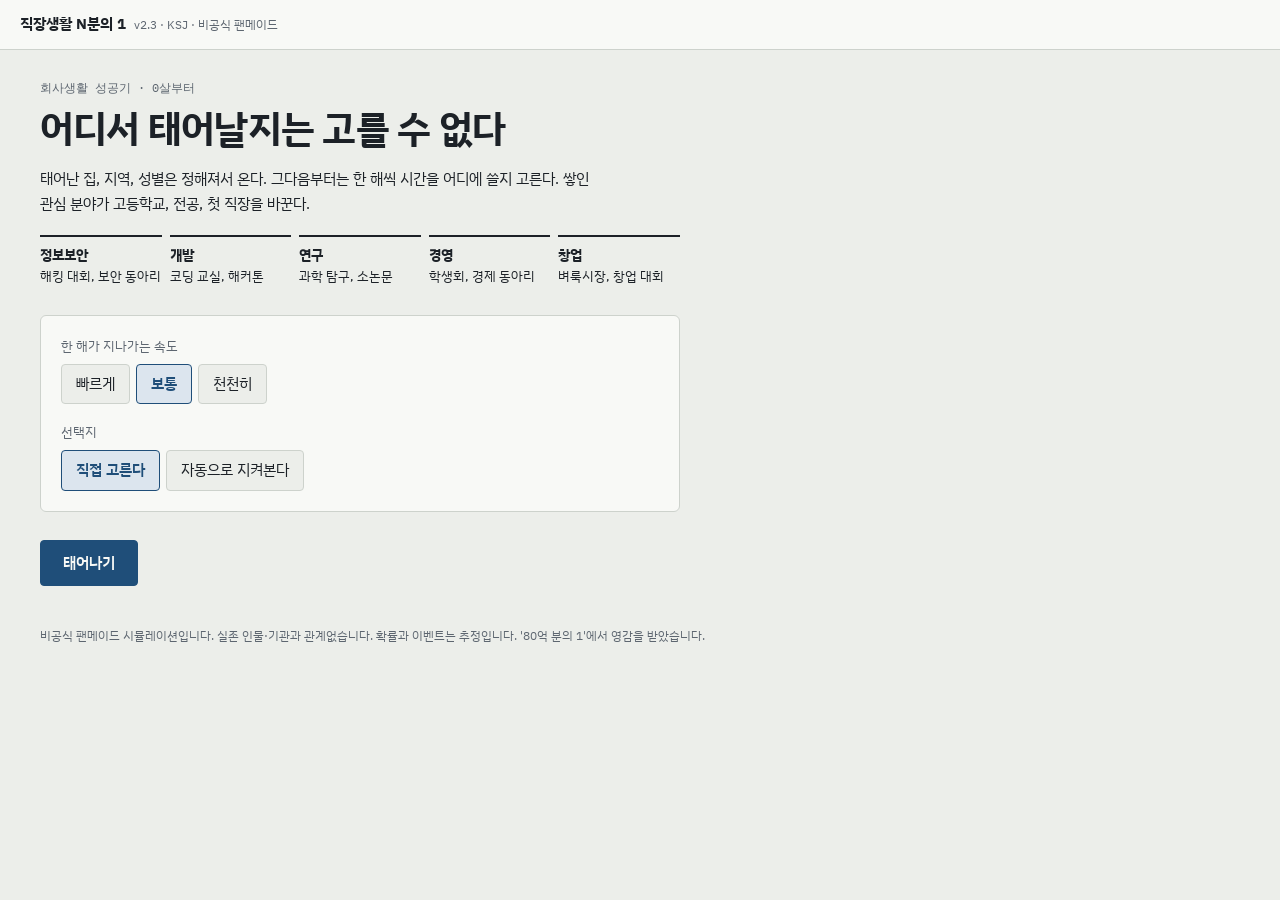
<file: v2/index.html>
<!DOCTYPE html>
<html lang="ko">
<head>
<meta charset="utf-8">
<meta name="viewport" content="width=device-width, initial-scale=1">
<title>직장생활 N분의 1 v2</title>
<link rel="preconnect" href="https://fonts.googleapis.com">
<link rel="preconnect" href="https://fonts.gstatic.com" crossorigin>
<link href="https://fonts.googleapis.com/css2?family=IBM+Plex+Mono:wght@400;500&family=IBM+Plex+Sans+KR:wght@400;500;600;700&display=swap" rel="stylesheet">
<link rel="stylesheet" href="css/style.css">
</head>
<body>
<header class="bar">
  <div class="brand">직장생활 N분의 1<small>v2.3 · KSJ · 비공식 팬메이드</small></div>
  <div class="date" id="barDate"></div>
  <div class="spacer"></div>
  <div class="ctrl" id="gameCtrl" hidden>
    <button type="button" data-speed="0" aria-pressed="false">일시정지</button>
    <button type="button" data-speed="1" aria-pressed="true">1×</button>
    <button type="button" data-speed="3" aria-pressed="false">3×</button>
    <button type="button" data-speed="8" aria-pressed="false">8×</button>
    <label for="autoPick"><input type="checkbox" id="autoPick"> 자동 선택</label>
  </div>
</header>

<main id="start" class="screen">
  <div class="start">
    <div class="eyebrow">회사생활 성공기 · 0살부터</div>
    <h1>어디서 태어날지는 고를 수 없다</h1>
    <p>태어난 집, 지역, 성별은 정해져서 온다. 그다음부터는 한 해씩 시간을 어디에 쓸지 고른다. 쌓인 관심 분야가 고등학교, 전공, 첫 직장을 바꾼다.</p>
    <div class="paths">
      <div class="path"><b>정보보안</b>해킹 대회, 보안 동아리</div>
      <div class="path"><b>개발</b>코딩 교실, 해커톤</div>
      <div class="path"><b>연구</b>과학 탐구, 소논문</div>
      <div class="path"><b>경영</b>학생회, 경제 동아리</div>
      <div class="path"><b>창업</b>벼룩시장, 창업 대회</div>
    </div>
    <div class="opts">
      <div>
        <div class="opt-label">한 해가 지나가는 속도</div>
        <div class="seg" id="paceSeg">
          <button type="button" data-pace="0.6" aria-pressed="false">빠르게</button>
          <button type="button" data-pace="1" aria-pressed="true">보통</button>
          <button type="button" data-pace="1.6" aria-pressed="false">천천히</button>
        </div>
      </div>
      <div>
        <div class="opt-label">선택지</div>
        <div class="seg" id="autoSeg">
          <button type="button" data-auto="0" aria-pressed="true">직접 고른다</button>
          <button type="button" data-auto="1" aria-pressed="false">자동으로 지켜본다</button>
        </div>
      </div>
    </div>
    <button type="button" class="btn primary" id="btnBorn">태어나기</button>
  </div>
</main>

<main id="notice" class="screen" hidden>
  <div class="notice">
    <h2>출생 신고서</h2>
    <div class="no mono" id="noticeNo"></div>
    <div class="nhead"><div id="nAvatar"></div><div class="mono" style="font-size:12px;color:var(--muted)">아래 항목은 확률로 정해졌다</div></div>
    <div id="noticeRows"></div>
    <p class="foot" id="noticeFoot"></p>
    <button type="button" class="btn primary" id="btnStart">자라기 시작</button>
  </div>
</main>

<div id="endingWrap" class="screen" hidden style="padding-bottom:0"></div>

<main id="game" class="screen game" hidden>
  <aside class="panel">
    <h3>생활기록부</h3>
    <div class="who"><div id="pAvatar"></div><div><div class="nm" id="pName"></div><div class="sub" id="pSub"></div></div></div>
    <dl class="kv" id="pKv"></dl>
    <p class="hidden-note">어떤 경험을 했는지는 따로 기록되지 않는다. 대신 나중에 조용히 영향을 준다.</p>
  </aside>
  <div class="centercol">
    <div class="strip">
      <div><div class="sec-h" style="margin-top:0">성장 스탯</div><div class="stats" id="pStats"></div></div>
      <div><div class="sec-h" style="margin-top:0">행동</div><div id="actions"></div></div>
    </div>
    <section class="logwrap" id="logWrap" aria-live="polite"><div id="log"></div></section>
  </div>
  <aside class="panel">
    <h3>친구 · 눌러서 같이 시간 보내기</h3>
    <div id="friendList"></div>
  </aside>
</main>

<div id="modal" class="modal" hidden>
  <div class="dialog" role="dialog" aria-modal="true" aria-labelledby="mTitle">
    <div class="d-top"><div class="d-when" id="mWhen"></div><span class="big-tag" id="mBig" hidden>중대 결정</span><button type="button" class="park" id="mPark">잠깐 내려 두기</button></div>
    <h4 id="mTitle"></h4>
    <p id="mText"></p>
    <div class="note" id="mNote" hidden></div>
    <div class="choices" id="mChoices"></div>
    <button type="button" class="btn auto-btn" id="mAuto">이제부터 결정을 자동으로 맡기기</button>
  </div>
</div>

<button type="button" class="btn primary resume" id="mResume" hidden>선택 이어서 하기</button>

<footer>비공식 팬메이드 시뮬레이션입니다. 실존 인물·기관과 관계없습니다. 확률과 이벤트는 추정입니다. '80억 분의 1'에서 영감을 받았습니다.</footer>

<script src="js/util.js"></script>
<script src="js/ksj.js"></script>
<script src="js/config.js"></script>
<script src="js/avatar.js"></script>
<script src="js/engine.js"></script>
<script src="js/life.js"></script>
<script src="js/college.js"></script>
<script src="js/job.js"></script>
<script src="js/ui.js"></script>
</body>
</html>
</file>
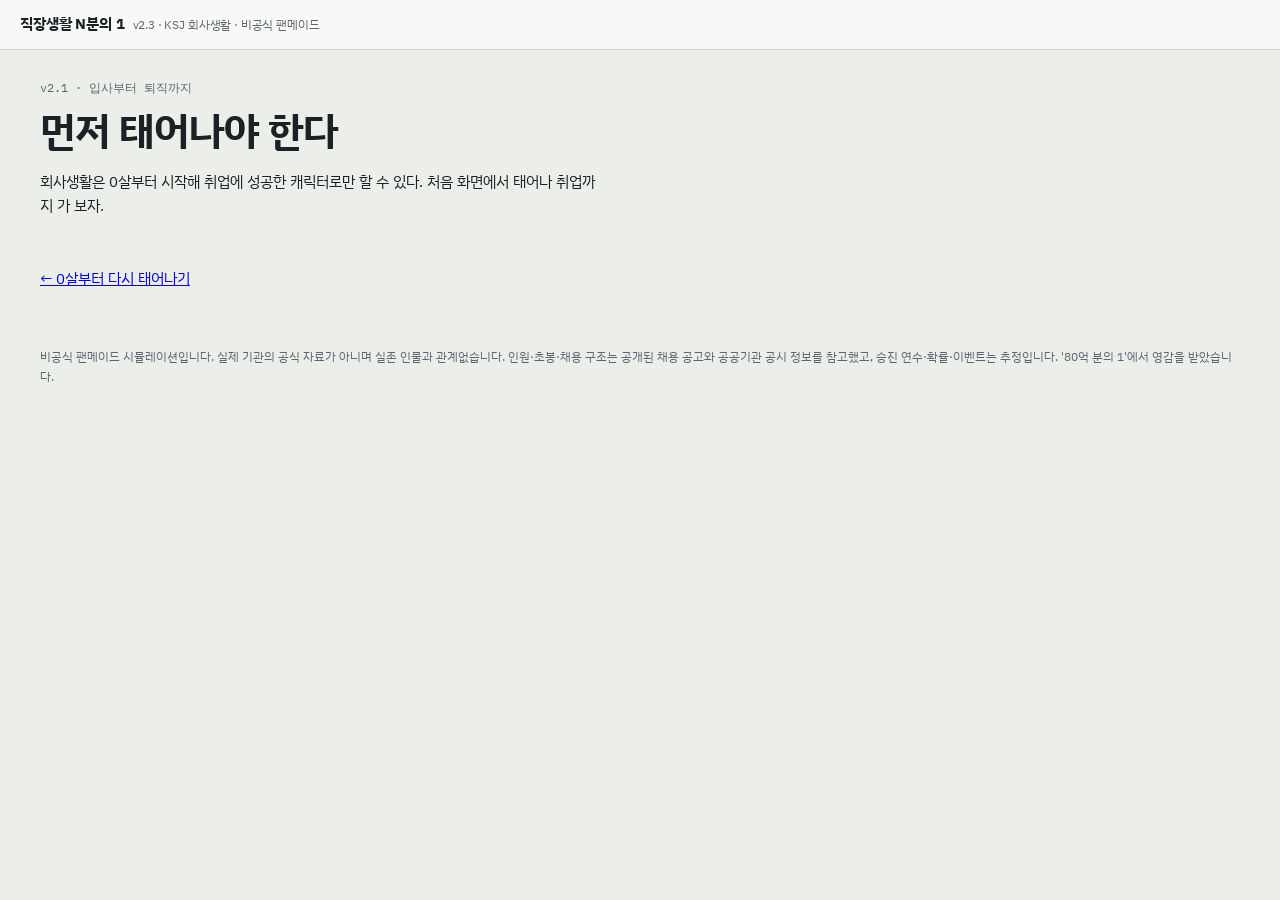
<file: v2/work.html>
<!DOCTYPE html>
<html lang="ko">
<head>
<meta charset="utf-8">
<meta name="viewport" content="width=device-width, initial-scale=1">
<title>직장생활 N분의 1 · 회사생활</title>
<link rel="preconnect" href="https://fonts.googleapis.com">
<link rel="preconnect" href="https://fonts.gstatic.com" crossorigin>
<link href="https://fonts.googleapis.com/css2?family=IBM+Plex+Mono:wght@400;500&family=IBM+Plex+Sans+KR:wght@400;500;600;700&display=swap" rel="stylesheet">
<style>
/* 공문서·인사기록카드 톤: 회녹색 종이, 남색 잉크, 붉은 직인. 좌측 카드 / 중앙 로그 / 우측 동기 */
:root{
  --paper:#ECEEEA;
  --surface:#F8F9F6;
  --ink:#1C2127;
  --muted:#5D6670;
  --line:#CDD2CC;
  --accent:#1F4E79;
  --accent-soft:#DCE5EE;
  --stamp:#B23A2E;
  --font-body:"IBM Plex Sans KR","Apple SD Gothic Neo","Malgun Gothic",system-ui,sans-serif;
  --font-mono:"IBM Plex Mono",ui-monospace,"SFMono-Regular",Menlo,monospace;
  color-scheme:light;
}
@media (prefers-color-scheme: dark){
  :root:not([data-theme="light"]){
    --paper:#14181C;--surface:#1C2126;--ink:#E3E6E2;--muted:#9AA3AB;--line:#2F363D;
    --accent:#86AFD9;--accent-soft:#22303D;--stamp:#E0796C;color-scheme:dark;
  }
}
:root[data-theme="dark"]{
  --paper:#14181C;--surface:#1C2126;--ink:#E3E6E2;--muted:#9AA3AB;--line:#2F363D;
  --accent:#86AFD9;--accent-soft:#22303D;--stamp:#E0796C;color-scheme:dark;
}
*{box-sizing:border-box}
html,body{margin:0}
body{background:var(--paper);color:var(--ink);font-family:var(--font-body);font-size:15px;line-height:1.65}
button{font:inherit;color:inherit}
:focus-visible{outline:2px solid var(--accent);outline-offset:2px}
.mono{font-family:var(--font-mono);font-variant-numeric:tabular-nums}
.bar{display:flex;align-items:center;gap:16px;flex-wrap:wrap;padding:12px 20px;border-bottom:1px solid var(--line);background:var(--surface);position:sticky;top:0;z-index:5}
.brand{font-weight:700;letter-spacing:-0.01em}
.brand small{font-weight:400;color:var(--muted);margin-left:8px;font-size:12px}
.bar .date{font-family:var(--font-mono);color:var(--muted);font-size:13px}
.bar .spacer{flex:1}
.ctrl{display:flex;gap:4px;align-items:center;flex-wrap:wrap}
.ctrl button,.btn{border:1px solid var(--line);background:var(--surface);padding:5px 11px;border-radius:4px;cursor:pointer;font-size:13px}
.ctrl button[aria-pressed="true"]{background:var(--accent);border-color:var(--accent);color:var(--surface)}
.ctrl label{font-size:13px;display:flex;gap:6px;align-items:center;margin-left:8px;cursor:pointer}
.btn.primary{background:var(--accent);color:var(--surface);border-color:var(--accent);padding:10px 22px;font-size:15px;font-weight:600}
.btn.danger{color:var(--stamp);border-color:var(--stamp)}
.screen{max-width:1240px;margin:0 auto;padding:28px 20px}
[hidden]{display:none!important}

/* 시작 */
.start{max-width:640px}
.start h1{font-size:40px;line-height:1.2;margin:8px 0 16px;letter-spacing:-0.02em;text-wrap:balance}
.start .eyebrow{font-family:var(--font-mono);font-size:12px;color:var(--muted)}
.start p{color:var(--ink);max-width:62ch}
.opts{display:grid;gap:18px;margin:28px 0;padding:20px;border:1px solid var(--line);background:var(--surface);border-radius:6px}
.opt-label{font-size:13px;color:var(--muted);margin-bottom:6px}
.seg{display:flex;gap:6px;flex-wrap:wrap}
.seg button{border:1px solid var(--line);background:var(--paper);padding:7px 14px;border-radius:4px;cursor:pointer}
.seg button[aria-pressed="true"]{border-color:var(--accent);background:var(--accent-soft);color:var(--accent);font-weight:600}
.facts{display:grid;grid-template-columns:repeat(auto-fit,minmax(140px,1fr));gap:12px;margin:24px 0}
.fact{border-top:2px solid var(--ink);padding-top:8px}
.fact b{display:block;font-family:var(--font-mono);font-size:20px;font-weight:500}
.fact span{font-size:12px;color:var(--muted)}

/* 입사 통지서 */
.notice{max-width:560px;background:var(--surface);border:1px solid var(--line);padding:32px;border-radius:6px;position:relative}
.notice h2{margin:0 0 4px;font-size:24px;letter-spacing:0.2em;text-align:center}
.notice .no{text-align:center;font-family:var(--font-mono);font-size:12px;color:var(--muted);margin-bottom:24px}
.rows{display:grid;gap:0}
.row{display:grid;grid-template-columns:96px 1fr auto;gap:12px;padding:10px 0;border-bottom:1px solid var(--line);align-items:baseline}
.row .k{color:var(--muted);font-size:13px}
.row .p{font-family:var(--font-mono);font-size:12px;color:var(--accent)}
.row{animation:rise .35s ease both}
@keyframes rise{from{opacity:.0;transform:translateY(4px)}to{opacity:1;transform:none}}
.notice .foot{margin-top:20px;font-size:14px;color:var(--muted)}
.seal{position:absolute;right:28px;bottom:84px;width:74px;height:74px;border:2.5px solid var(--stamp);border-radius:50%;color:var(--stamp);display:grid;place-items:center;font-size:12px;font-weight:700;text-align:center;line-height:1.25;transform:rotate(-12deg);opacity:.85}

/* 게임 */
.game{display:grid;grid-template-columns:280px minmax(0,1fr) 290px;gap:20px;align-items:start}
.rightcol{display:grid;gap:16px}
.actions-panel h3{margin:0 0 4px;font-size:13px;color:var(--muted);font-weight:500;letter-spacing:0.05em}
.panel{background:var(--surface);border:1px solid var(--line);border-radius:6px;padding:16px}
.card h3,.cohort h3{margin:0 0 10px;font-size:13px;color:var(--muted);font-weight:500;letter-spacing:0.05em}
.pname{font-size:22px;font-weight:700;margin-bottom:2px}
.kv{display:grid;grid-template-columns:64px 1fr;gap:4px 10px;font-size:13px;margin:12px 0}
.kv dt{color:var(--muted)}
.kv dd{margin:0}
.stats{display:grid;gap:9px;margin:14px 0}
.stat{display:grid;grid-template-columns:40px 1fr 30px;gap:8px;align-items:center;font-size:13px}
.track{height:6px;background:var(--paper);border-radius:3px;overflow:hidden;border:1px solid var(--line)}
.fill{height:100%;background:var(--accent);transition:width .3s}
.fill.low{background:var(--stamp)}
.stat .v{font-family:var(--font-mono);font-size:12px;text-align:right}
.money{display:flex;justify-content:space-between;font-size:13px;padding:8px 0;border-top:1px solid var(--line);border-bottom:1px solid var(--line)}
.money b{font-family:var(--font-mono);font-weight:500}
.assets{border-top:1px solid var(--line);border-bottom:1px solid var(--line);padding:6px 0;font-size:13px}
.assets .r{display:flex;justify-content:space-between;padding:2px 0}
.assets .r b{font-family:var(--font-mono);font-weight:500}
.assets .r.sub{color:var(--muted)}
.assets .r.tot{border-top:1px dashed var(--line);margin-top:4px;padding-top:6px}
.focus{margin-top:14px}
.focus .seg button{padding:5px 10px;font-size:13px}
.focus .hint{font-size:12px;color:var(--muted);margin-top:6px;min-height:2.6em}
.resign{margin-top:16px;width:100%}

.logwrap{background:var(--surface);border:1px solid var(--line);border-radius:6px;height:calc(100vh - 120px);min-height:420px;overflow-y:auto;padding:4px 20px 40px}
.year{position:sticky;top:0;background:var(--surface);display:flex;gap:12px;align-items:baseline;padding:14px 0 8px;border-bottom:1px solid var(--ink);margin-top:10px;z-index:1}
.year b{font-family:var(--font-mono);font-size:18px;font-weight:500}
.year span{font-size:13px;color:var(--muted)}
.entry{display:grid;grid-template-columns:38px 1fr;gap:10px;padding:9px 0;border-bottom:1px dashed var(--line)}
.entry .when{font-family:var(--font-mono);font-size:12px;color:var(--muted);padding-top:2px}
.entry p{margin:0;max-width:66ch}
.entry .pick{color:var(--accent);font-size:14px;margin-top:4px}
.entry .res{margin-top:2px}
.entry.peer p{color:var(--muted);font-size:14px}
.entry.peer .tag{font-size:11px;border:1px solid var(--line);border-radius:3px;padding:0 5px;margin-right:6px;color:var(--muted)}
.entry.sys p{color:var(--muted);font-size:14px}
.entry.key p{font-weight:600}
.entry.act .when{color:var(--accent)}
.entry.love .tag,.entry.team .tag{font-size:11px;border:1px solid var(--line);border-radius:3px;padding:0 5px;margin-right:6px;color:var(--muted)}
.entry.love .tag{color:var(--stamp);border-color:var(--stamp)}
.actions{margin-top:14px}
.act-meta{font-size:12px;color:var(--muted);margin:-4px 0 8px}
.act-list{display:grid;grid-template-columns:1fr 1fr;gap:6px}
.act-list button{display:flex;flex-direction:column;align-items:flex-start;gap:1px;text-align:left;line-height:1.35;border:1px solid var(--line);background:var(--paper);padding:7px 10px;border-radius:4px;cursor:pointer;font-size:13px}
.act-list button:hover:not(:disabled){border-color:var(--accent)}
.act-list button:disabled{opacity:.45;cursor:not-allowed}
.act-list .c{font-family:var(--font-mono);font-size:11px;color:var(--muted)}
select{font:inherit;font-size:13px;color:var(--ink);background:var(--paper);border:1px solid var(--line);border-radius:4px;padding:5px 8px;width:100%}
.goal-pick{margin-top:18px}
.cohort button.peer-card{display:block;width:100%;text-align:left;background:none;border:0;border-bottom:1px solid var(--line);cursor:pointer;padding:10px 4px;border-radius:0}
.cohort button.peer-card:hover:not(:disabled){background:var(--paper)}
.cohort button.peer-card:disabled{cursor:default}
.fr{display:flex;align-items:center;gap:6px;font-size:11px;color:var(--muted);margin-top:4px}
.fr .track{flex:1;height:4px}
.amt{font-family:var(--font-mono);font-size:12px;font-weight:500;color:var(--accent);margin-left:8px;white-space:nowrap}
.amt.neg{color:var(--stamp)}

.cohort .peer-card{padding:10px 0;border-bottom:1px solid var(--line);font-size:13px}
.cohort .peer-card:last-child{border-bottom:0}
.peer-card b{font-size:14px}
.peer-card .meta{color:var(--muted)}
.peer-card .st{font-size:12px;font-family:var(--font-mono)}
.peer-card.out{opacity:.6}

/* 모달 */
.stat-head{display:flex;align-items:center;gap:6px;margin-top:6px}
.stat-head h3{margin:0}
.qbtn{width:20px;height:20px;border-radius:50%;border:1px solid var(--line);background:var(--paper);font-size:12px;line-height:1;cursor:pointer;padding:0;color:var(--muted)}
.qbtn:hover{border-color:var(--accent);color:var(--accent)}
#help,#asset,#people{z-index:30}
#btnHelpClose,#btnAssetClose,#btnPeopleClose{margin-top:16px;padding:7px 18px;font-size:14px}
.dialog.wide{max-width:600px}
.pnote{font-size:12px;color:var(--muted);margin:-4px 0 8px}
.pgroup{font-size:12px;color:var(--muted);font-weight:600;letter-spacing:0.04em;margin:14px 0 6px}
.pgrid{display:grid;grid-template-columns:1fr 1fr;gap:8px}
.pgrid.one{grid-template-columns:1fr}
.prow{background:var(--paper);border:1px solid var(--line);border-left:4px solid var(--muted);border-radius:6px;padding:10px 12px}
.prow.good{border-left-color:var(--accent)}
.prow.bad{border-left-color:var(--stamp)}
.prow.me{border-left-color:var(--ink)}
.prow.boss{border-color:var(--accent);border-left-width:4px}
.ptop{display:flex;align-items:flex-start;gap:8px}
.prole{font-size:12px;color:var(--muted)}
.pnm{font-size:15px;font-weight:700;margin:1px 0 0}
.ptag{font-size:11px;border:1px solid var(--accent);color:var(--accent);border-radius:3px;padding:0 5px}
.ptag.bad{border-color:var(--stamp);color:var(--stamp)}
.ptag.good{border-color:var(--muted);color:var(--muted)}
.pmeet{margin-left:auto;padding:3px 10px!important;font-size:12px!important;white-space:nowrap}
.pbar{position:relative;height:6px;background:var(--paper);border:1px solid var(--line);border-radius:3px;margin:6px 0 4px}
.pbar::after{content:"";position:absolute;left:50%;top:-2px;bottom:-2px;width:1px;background:var(--muted)}
.pfill{position:absolute;top:0;bottom:0;background:var(--accent)}
.pfill.neg{background:var(--stamp)}
.pimp{font-size:13px}
.pimp .n{font-family:var(--font-mono);margin-right:6px}
.pwhy{font-size:12px;color:var(--muted)}
.prow details{font-size:12px;color:var(--muted);margin-top:2px}
.prow summary{cursor:pointer}
.asec{border-top:1px solid var(--line);padding:12px 0}
.asec h5{margin:0 0 6px;font-size:14px}
.asec .note{font-size:12px;color:var(--muted);margin-bottom:8px}
.asec .seg button{padding:5px 10px;font-size:13px}
.arow{display:flex;justify-content:space-between;font-size:13px;padding:2px 0}
.arow b{font-family:var(--font-mono);font-weight:500}
.abtns{display:flex;gap:6px;flex-wrap:wrap;margin-top:6px}
.abtns button:disabled{opacity:.45;cursor:not-allowed}
.help-list{display:grid;grid-template-columns:56px 1fr;gap:10px 12px;margin:0 0 18px;font-size:13px;line-height:1.6}
.help-list dt{font-weight:600}
.help-list dd{margin:0}
.help-list b{font-weight:500;color:var(--accent);margin-right:4px}
.dialog.help{max-height:90vh;overflow-y:auto}
.modal{position:fixed;inset:0;background:rgba(10,14,18,.45);display:grid;place-items:center;padding:16px;z-index:20}
.dialog{background:var(--surface);border:1px solid var(--line);border-radius:6px;max-width:520px;width:100%;padding:24px;box-shadow:0 10px 40px rgba(0,0,0,.2)}
.dialog .d-when{font-family:var(--font-mono);font-size:12px;color:var(--muted)}
.dialog h4{margin:4px 0 10px;font-size:18px}
.dialog p{margin:0 0 18px}
.choices{display:grid;gap:8px}
.choices button{text-align:left;border:1px solid var(--line);background:var(--paper);padding:11px 14px;border-radius:4px;cursor:pointer}
.choices button:hover{border-color:var(--accent)}
.choices button.auto{border-color:var(--accent);background:var(--accent-soft)}
.choices small{display:block;color:var(--muted);font-size:12px;margin-top:2px}
.choices small .up{color:var(--accent)}
.choices small .dn{color:var(--stamp)}

/* 엔딩 */
.ending{max-width:760px;margin:0 auto 24px;background:var(--surface);border:1px solid var(--line);border-radius:6px;padding:28px;position:relative}
.ending h2{margin:0 0 4px;font-size:24px}
.ending .lead{margin:8px 0 18px;max-width:60ch}
.ending .seal{top:24px;right:24px;bottom:auto}
.ending .rows .row{grid-template-columns:96px 1fr}
.ending h3{font-size:14px;margin:22px 0 6px;color:var(--muted);font-weight:500}
.ending .acts{display:flex;gap:8px;margin-top:22px;flex-wrap:wrap}
.copied{font-size:13px;color:var(--muted);align-self:center}
textarea.fallback{width:100%;height:140px;margin-top:10px;font-family:var(--font-mono);font-size:12px;background:var(--paper);color:var(--ink);border:1px solid var(--line)}

footer{max-width:1240px;margin:0 auto;padding:12px 20px 28px;font-size:12px;color:var(--muted)}

@media (max-width:980px){
  .pgrid{grid-template-columns:1fr}
  .game{grid-template-columns:1fr}
  .logwrap{height:62vh}
  .start h1{font-size:30px}
}
@media (prefers-reduced-motion: reduce){
  .row{animation:none}.fill{transition:none}
}
.entry .tag{font-size:11px;border:1px solid var(--line);border-radius:3px;padding:0 5px;margin-right:6px;color:var(--muted)}.who{display:flex;gap:12px;align-items:center;margin-bottom:6px}.who .pname{margin:0}.avatar{width:56px;height:56px;flex:none;border-radius:50%;background:var(--paper);border:1px solid var(--line)}
.dialog{max-height:calc(100vh - 32px);overflow-y:auto}.d-top{display:flex;align-items:center;gap:8px}.park{margin-left:auto;background:none;border:0;color:var(--muted);font-size:12px;cursor:pointer;text-decoration:underline;padding:4px}.resume{position:fixed;right:20px;bottom:20px;z-index:60;box-shadow:0 4px 16px rgba(0,0,0,.18)}.centercol{display:grid;gap:12px;min-width:0}.strip{background:var(--surface);border:1px solid var(--line);border-radius:6px;padding:12px 16px;display:grid;grid-template-columns:1fr 1fr;gap:18px;align-items:start}.strip .stats{margin:0;gap:6px}.strip .stat-head h3,.strip .focus h3{margin:0 0 8px;font-size:13px;color:var(--muted);font-weight:500}.strip .focus{margin:0 0 10px}.strip .focus .hint{min-height:0}.centercol .logwrap{height:calc(100vh - 330px);min-height:360px}@media (max-width:980px){.strip{grid-template-columns:1fr}.centercol .logwrap{height:62vh}}
.tinput{width:100%;padding:10px 12px;font-size:15px;border:1px solid var(--line);border-radius:6px;background:var(--paper);color:var(--ink)}.tcount{font-size:12px;color:var(--muted);margin:6px 0 10px}
</style>
</head>
<body>
<header class="bar">
  <div class="brand">직장생활 N분의 1<small>v2.3 · KSJ 회사생활 · 비공식 팬메이드</small></div>
  <div class="date" id="barDate"></div>
  <div class="spacer"></div>
  <div class="ctrl" id="gameCtrl" hidden>
    <button type="button" data-speed="0" aria-pressed="false">일시정지</button>
    <button type="button" data-speed="1" aria-pressed="true">1×</button>
    <button type="button" data-speed="4" aria-pressed="false">4×</button>
    <button type="button" data-speed="16" aria-pressed="false">16×</button>
    <label for="autoPick"><input type="checkbox" id="autoPick"> 자동 선택</label>
  </div>
</header>

<main id="start" class="screen">
  <div class="start">
    <div class="eyebrow">v2.1 · 입사부터 퇴직까지</div>
    <h1 id="stTitle">회사생활을 시작한다</h1>
    <p id="stLead"></p>
    <div class="facts" id="stFacts"></div>
    <div class="opts">
      <div>
        <div class="opt-label">한 번의 커리어에 쓸 시간</div>
        <div class="seg" id="durSeg">
          <button type="button" data-dur="30" aria-pressed="true">약 30분</button>
          <button type="button" data-dur="60" aria-pressed="false">약 1시간</button>
          <button type="button" data-dur="90" aria-pressed="false">약 1시간 30분</button>
        </div>
      </div>
      <div>
        <div class="opt-label">선택지</div>
        <div class="seg" id="autoSeg">
          <button type="button" data-auto="0" aria-pressed="true">직접 고른다</button>
          <button type="button" data-auto="1" aria-pressed="false">자동으로 지켜본다</button>
        </div>
      </div>
    </div>
    <button type="button" class="btn primary" id="btnJoin">입사 통지서 받기</button>
    <p style="margin-top:14px"><a href="index.html" id="stBack">← 0살부터 다시 태어나기</a></p>
  </div>
</main>

<main id="notice" class="screen" hidden>
  <div class="notice">
    <h2>입사 통지서</h2>
    <div class="no mono" id="noticeNo"></div>
    <div class="rows" id="noticeRows"></div>
    <div class="goal-pick"><div class="opt-label">커리어 목표 (1년에 한 번 바꿀 수 있다)</div><div class="seg" id="goalSeg"></div></div>
    <p class="foot" id="noticeFoot"></p>
    <div class="seal">인사<br>담당</div>
    <button type="button" class="btn primary" id="btnFirstDay">첫 출근하기</button>
  </div>
</main>

<div id="endingWrap" class="screen" hidden style="padding-bottom:0"></div>

<main id="game" class="screen game" hidden>
  <aside class="panel card">
    <h3>인사기록카드</h3>
    <div class="who"><div id="pAvatar"></div><div class="pname" id="pName"></div></div>
    <dl class="kv" id="pKv"></dl>
    <button type="button" class="btn" id="btnPeople" style="width:100%;margin:2px 0 12px">사내 관계</button>
    <div class="assets" id="pAssets"></div>
    <div class="money" style="border-top:0"><span>연봉</span><b id="pSalary"></b></div>
    <button type="button" class="btn danger resign" id="btnResign">사직서 내기</button>
  </aside>
  <div class="centercol">
    <div class="strip">
      <div><div class="stat-head"><h3>스탯</h3><button type="button" class="qbtn" id="btnHelp" aria-label="스탯 설명 보기">?</button></div><div class="stats" id="pStats"></div></div>
      <div>    <div class="focus">
      <h3>요즘 집중하는 것</h3>
      <div class="seg" id="focusSeg"></div>
      <div class="hint" id="focusHint"></div>
    </div>
    <div class="focus">
      <h3>커리어 목표</h3>
      <select id="goalSel" aria-label="커리어 목표"></select>
      <div class="hint" id="goalHint"></div>
    </div>
</div>
    </div>
    <section class="logwrap" id="logWrap" aria-live="polite"><div id="log"></div></section>
  </div>
  <div class="rightcol">
    <aside class="panel actions-panel">
      <h3>행동</h3>
      <div class="act-meta" id="actMeta"></div>
      <div class="act-list" id="actList"></div>
      <button type="button" class="btn" id="btnAsset" style="width:100%;margin-top:8px">자산 관리</button>
    </aside>
    <aside class="panel cohort">
      <h3>같은 날 입사한 동기 · 눌러서 만나기</h3>
      <div id="cohortList"></div>
      <h3 style="margin-top:14px">학교 친구 · 눌러서 만나기</h3>
      <div id="schoolList"></div>
    </aside>
  </div>
</main>

<div id="help" class="modal" hidden>
  <div class="dialog help" role="dialog" aria-modal="true" aria-labelledby="hTitle">
    <h4 id="hTitle">스탯 설명</h4>
    <dl class="help-list">
      <dt>역량</dt><dd><b>영향</b> 승진, 업무 이벤트 성공률, 공채·이직 합격. 72 이상이면 민간 이직 제안이 온다.<br><b>오르내림</b> 업무·자기계발 집중, 학원, 동기 스터디로 오른다. 높을수록 덜 오른다.</dd>
      <dt>평판</dt><dd><b>영향</b> 승진, 순환보직 희망 반영, 본부와의 협상, 원장 공모. 팀장·실장인데 35 미만이면 보직 해임 위험이 있다.<br><b>오르내림</b> 업무·관계 집중과 성과로 오른다. 가만히 두면 50 쪽으로 돌아간다.</dd>
      <dt>사교</dt><dd><b>영향</b> 멘탈 회복 속도, 사내 정치 결과, 연애 확률, 체육대회.<br><b>오르내림</b> 관계 집중, 한턱, 동호회, 동기 만남으로 오른다. 장거리·수도권에서 이사하지 않고 다니면 조금씩 준다.</dd>
      <dt>체력</dt><dd><b>영향</b> 10 미만이면 쓰러져 병가를 낸다. 낮으면 야근을 피하고, 연인이 서운해하는 일이 잦아진다.<br><b>오르내림</b> 건강 집중, 여행, 검진으로 회복한다. 업무량, 나이, 출퇴근 거리로 준다.</dd>
      <dt>멘탈</dt><dd><b>영향</b> 15 미만이면 번아웃이 온다. 낮으면 일을 피하는 쪽을 고른다. 워라밸 목표에 쓰인다.<br><b>오르내림</b> 사교, 반려동물, 여행, 동기 상담으로 회복한다. 본부 압박, 민원, 야근으로 준다.</dd>
      <dt>친밀도</dt><dd>동기마다 따로 있다. 밥·술·스터디로 오르고, 시간이 지나면 조금씩 준다. 60 이상이면 결혼식 사회, 이직 추천, 승진 경쟁 이벤트가 생긴다.</dd>
    </dl>
    <button type="button" class="btn primary" id="btnHelpClose">닫기</button>
  </div>
</div>
<div id="asset" class="modal" hidden>
  <div class="dialog help" role="dialog" aria-modal="true" aria-labelledby="aTitle">
    <h4 id="aTitle">자산 관리</h4>
    <div id="aBody"></div>
    <button type="button" class="btn primary" id="btnAssetClose">닫기</button>
  </div>
</div>
<div id="people" class="modal" hidden>
  <div class="dialog help wide" role="dialog" aria-modal="true" aria-labelledby="pTitle">
    <h4 id="pTitle">사내 관계</h4>
    <p class="pnote">회사 주요 인물들이 나를 어떻게 보는지. 만나기를 누르면 점심, 조언, 선물, 아부를 할 수 있다.</p>
    <div id="pBody"></div>
    <button type="button" class="btn primary" id="btnPeopleClose">닫기</button>
  </div>
</div>
<div id="modal" class="modal" hidden>
  <div class="dialog" role="dialog" aria-modal="true" aria-labelledby="mTitle">
    <div class="d-top"><div class="d-when" id="mWhen"></div><button type="button" class="park" id="mPark">잠깐 내려 두기</button></div>
    <h4 id="mTitle"></h4>
    <p id="mText"></p>
    <div class="choices" id="mChoices"></div>
  </div>
</div>

<button type="button" class="btn primary resume" id="mResume" hidden>선택 이어서 하기</button>
<footer>비공식 팬메이드 시뮬레이션입니다. 실제 기관의 공식 자료가 아니며 실존 인물과 관계없습니다. 인원·초봉·채용 구조는 공개된 채용 공고와 공공기관 공시 정보를 참고했고, 승진 연수·확률·이벤트는 추정입니다. '80억 분의 1'에서 영감을 받았습니다.</footer>

<script src="js/ksj.js"></script>
<script src="js/avatar.js"></script>
<script src="js/company.js"></script>
<script src="js/ksj-events.js"></script>
<script>
"use strict";
const $=s=>document.querySelector(s);
const R=Math.random;
const clamp=(v,a,b)=>Math.max(a,Math.min(b,v));
const pick=a=>a[Math.floor(R()*a.length)];
const chance=p=>R()<p;
const randint=(a,b)=>a+Math.floor(R()*(b-a+1));
function randn(){let u=0,v=0;while(!u)u=R();while(!v)v=R();return Math.sqrt(-2*Math.log(u))*Math.cos(2*Math.PI*v);}
function wpick(items){const t=items.reduce((s,i)=>s+i.w,0);let r=R()*t;for(const i of items){r-=i.w;if(r<=0)return i;}return items[items.length-1];}
const J=(w,a,b)=>{const c=w.charCodeAt(w.length-1)-0xAC00;return c>=0&&c<11172&&c%28?a:b;};
const pct=(item,arr)=>Math.round(item.w/arr.reduce((s,i)=>s+i.w,0)*1000)/10;
function fmtMoney(v){const s=v<0?'-':'';v=Math.abs(v);if(v>=10000){const e=Math.floor(v/10000),r=Math.round(v%10000);return s+e+'억'+(r?' '+r.toLocaleString()+'만':'');}return s+Math.round(v).toLocaleString()+'만';}

/* ---------- 데이터 ---------- */
const DEPTS={
  daemin:{name:'대국민포털팀',hp:-0.6,mn:-1.0,sk:0.2,rp:0.25},
  haeng:{name:'업무포털팀',hp:-0.9,mn:-0.6,sk:0.35,rp:0.2},
  chwi1:{name:'취업지원서비스1팀',hp:-0.8,mn:-1.3,sk:0.3,rp:0.4},
  chwi2:{name:'취업지원서비스2팀',hp:-0.8,mn:-1.3,sk:0.3,rp:0.4},
  sec:{name:'정보보호팀',hp:-1.1,mn:-0.6,sk:0.4,rp:0.15},
  ai:{name:'AI서비스팀',hp:-0.7,mn:-0.9,sk:0.5,rp:0.3},
  research:{name:'연구팀',hp:-0.8,mn:-0.6,sk:0.4,rp:0.2},
  mgmt:{name:'경영지원팀',hp:-0.6,mn:-1.0,sk:0.25,rp:0.35},
};
const IT_DEPTS=[{k:'daemin',w:18},{k:'haeng',w:18},{k:'chwi1',w:16},{k:'chwi2',w:16},{k:'sec',w:12},{k:'ai',w:20}];
const TRACKS=[{k:'it',name:'정보화',w:75},{k:'admin',name:'경영사무',w:15},{k:'research',name:'연구',w:10}];
const TYPES={
  it:[{k:'reg5',name:'일반직 5급(대리)',w:60},{k:'reg6',name:'일반직 6급(주임) · 고졸',w:10},{k:'perm',name:'무기계약직(전문원)',w:10},{k:'temp',name:'기간제 계약직',w:20}],
  admin:[{k:'reg5',name:'일반직 5급(대리)',w:75},{k:'reg6',name:'일반직 6급(주임) · 고졸',w:10},{k:'temp',name:'기간제 계약직',w:15}],
  research:[{k:'reg5',name:'5급 연구원',w:80},{k:'temp',name:'기간제 연구원',w:20}],
};
const HOMES=[{k:'near',name:'근거리',cities:['혁신도시 인근 시','혁신도시 인근 군'],w:20},{k:'mid',name:'중거리',cities:['인근 광역시','인근 도청 소재지'],w:20},{k:'metro',name:'수도권',cities:['서울','인천','경기'],w:40},{k:'far',name:'장거리',cities:['울산','부산','대구','광주'],w:20}];
const RANKS=['주임','대리','과장','차장','팀장','실장','원장'];
const RRANKS=['연구원보','연구원','부연구위원','연구위원','팀장','실장','원장'];
const MIN_Y=[4,5,5,4,4];
const P_BASE=[0.55,0.5,0.45,0.35,0.25];
const SAL=[3700,4317,5300,6400,7400,8600,12500];
const SUR=['김','이','박','최','정','강','조','윤','장','임','한','오','서','신','권','황','안','송','류','홍'];
const GIVEN=['민준','서연','지훈','하은','도윤','지우','예준','수아','시우','지민','현우','유진','준서','다은','건우','채원','우진','소윤','선우','지아','연우','윤서','태윤','하린','주원','은서','성민','혜진','동현','보람'];
const FOCUS={
  work:{name:'업무',sc:0,hp:-0.5,mn:-0.4,sk:0.45,rp:0.4,cost:0,hint:'역량과 평판이 오른다. 체력과 멘탈이 깎인다.'},
  self:{name:'자기계발',sc:-0.05,hp:-0.3,mn:-0.1,sk:0.5,rp:0,cost:15,hint:'역량이 오른다. 이직·공채 기회가 늘어난다. 돈이 조금 든다.'},
  rel:{name:'관계',sc:0.55,hp:-0.1,mn:0.4,sk:0,rp:0.35,cost:20,hint:'사교·평판·멘탈이 오른다. 모임 비용이 든다.'},
  health:{name:'건강',sc:0.05,hp:1.2,mn:0.6,sk:-0.05,rp:-0.05,cost:10,hint:'체력과 멘탈이 회복된다. 일은 조금 덜 한다.'},
};
const STAT_NAMES={sk:'역량',rp:'평판',sc:'사교',hp:'체력',mn:'멘탈'};

/* ---------- 시간 ---------- */
const NOW=new Date();
const Y0=HAND?HAND.birthY+HAND.age:NOW.getFullYear(), M0=HAND?3:NOW.getMonth()+1;
const ym=mi=>({y:Y0+Math.floor((M0-1+mi)/12),m:((M0-1+mi)%12)+1});
const ageOf=(p,mi)=>Math.floor((mi-p.birthMi)/12);
function deathQ(a){return a<30?0.0004:a<40?0.0008:a<50?0.0018:0.0045;}
function tenureStr(months){const y=Math.floor(months/12),m=months%12;return (y?y+'년 ':'')+m+'개월';}

/* ---------- 인물 ---------- */
function makePerson(){
  const tr=wpick(TRACKS), tys=TYPES[tr.k], ty=wpick(tys);
  let dept,deptP=100;
  if(tr.k==='it'&&IT_DEPTS.length){const d=wpick(IT_DEPTS);dept=d.k;deptP=pct(d,IT_DEPTS);}else dept=tr.k==='admin'||!IT_DEPTS.length?'mgmt':IT_DEPTS[0].k;
  const home=wpick(HOMES);
  const age=ty.k==='reg6'?randint(19,22):tr.k==='research'?randint(29,35):ty.k==='temp'?randint(23,32):randint(25,31);
  const type=ty.k.startsWith('reg')?'reg':ty.k;
  const p={
    name:pick(SUR)+pick(GIVEN),gender:pick(['남','여']),track:tr.k,trackName:tr.name,trackP:pct(tr,TRACKS),
    typeName:ty.name,typeP:pct(ty,tys),type,rank:ty.k==='reg6'?0:1,
    dept,deptP,home:home.k,homeName:pick(home.cities),homeZone:home.name,homeP:Math.round(pct(home,HOMES)/home.cities.length*10)/10,
    birthMi:-(age*12+randint(0,11)),
    sk:randint(30,48)+(tr.k==='research'?8:0),rp:randint(38,52),sc:randint(38,62),hp:randint(66,84),mn:randint(62,80),
    money:randint(300,2500),married:false,dating:false,kids:0,house:false,moved:home.k==='near',
    rankSince:0,deptSince:0,joinMi:0,promoFails:0,ended:null,fr:randint(10,30),deptHist:[DEPTS[dept].name],
  };
  if(type==='temp'){const c=pick([6,10,12]);p.contractEnd=c;p.contractTotal=c;}
  return p;
}
function rankTitle(p){
  if(p.type==='temp')return p.track==='research'?'기간제 연구원':'계약직';
  if(p.type==='perm')return '전문원';
  return (p.coRanks||(p.track==='research'?RRANKS:RANKS))[p.rank]+(p===S&&S.acting?' (팀장 대행)':'');
}
function deptLabel(p){
  if(p.rank>=6&&p.type==='reg')return '원장실';
  if(p.rank===5&&p.type==='reg')return HAND?HQS[hqOf(p.dept)]:({it:'정보화',admin:'경영',research:'연구'})[p.track]+' 부문 실';
  if(p.coDepts)return `${p.coName} ${p.coDepts[p.dept]||''}`;
  return DEPTS[p.dept].name;
}
function salary(p,mi){
  const yrs=Math.max(0,(mi-p.joinMi)/12);
  if(p.type==='temp')return p.track==='research'?3600:3200;
  if(p.type==='perm')return Math.round(3800*Math.pow(1.015,yrs));
  if(p===S&&S.founder)return Math.round(S.founderPay);
  return Math.round(SAL[p.rank]*Math.pow(1.02,yrs)*(p===S&&S.salMul?S.salMul:1));
}

/* ---------- 상태 ---------- */
let S=null, cohort=[], settings={dur:30,auto:false};
let timer=null, speed=1, busy=false, baseMs=5000, resignReq=false;
const age=()=>ageOf(S,S.mi);
let pendingMoney=0;
function E(o){for(const k in o){if(k==='money'){S.money+=o[k];pendingMoney+=o[k];S.yr.ev+=o[k];}else S[k]=clamp(S[k]+o[k],0,100);}}
const fmtSigned=v=>(v>=0?'+':'−')+fmtMoney(Math.abs(v))+'원';

/* ---------- 로그 ---------- */
let lastYearHeader=null;
function yearHeader(){
  const {y}=ym(S.mi);
  if(lastYearHeader===y)return;
  lastYearHeader=y;
  const d=document.createElement('div');d.className='year';
  d.innerHTML=W(`<b>${y}</b><span>${age()}세 · ${CO.name} · ${rankTitle(S)} · ${deptLabel(S)}</span>`);
  $('#log').appendChild(d);
}
function addLog(text,opt={}){
  yearHeader();
  const {m}=ym(S.mi);
  const wrap=$('#logWrap'), stick=wrap.scrollHeight-wrap.scrollTop-wrap.clientHeight<80;
  const d=document.createElement('div');
  d.className='entry'+(opt.kind?' '+opt.kind:'');
  const body=document.createElement('div');
  const p=document.createElement('p');
  if(opt.tag){const t=document.createElement('span');t.className='tag';t.textContent=W(opt.tag);p.appendChild(t);}
  p.appendChild(document.createTextNode(W(text)));body.appendChild(p);
  if(opt.pick){const q=document.createElement('p');q.className='pick';q.textContent='→ '+W(opt.pick);body.appendChild(q);}
  if(opt.res){const q=document.createElement('p');q.className='res';q.textContent=W(opt.res);body.appendChild(q);}
  if(pendingMoney&&Math.abs(pendingMoney)>=1){const last=body.lastChild,a=document.createElement('span');a.className='amt'+(pendingMoney<0?' neg':'');a.textContent=fmtSigned(Math.round(pendingMoney));last.appendChild(a);}
  pendingMoney=0;
  d.innerHTML=`<div class="when">${m}월</div>`;d.appendChild(body);
  $('#log').appendChild(d);
  if(stick)wrap.scrollTop=wrap.scrollHeight;
}

const CLUBS={
  '등산':{join:{hp:2,mn:2},hint:'체력↑ 멘탈↑'},
  '풋살':{join:{hp:2,sc:2},hint:'체력↑ 사교↑ · 가끔 부상'},
  '보드게임':{join:{sc:2,mn:2},hint:'사교↑ 멘탈↑ · 다른 부서 인맥'},
  '독서':{join:{mn:2,sk:1},hint:'멘탈↑ 역량 조금↑ · 연애 확률 조금↑'},
};
/* ---------- 선택지 힌트 ---------- */
const LEAVE_ENDING='게임 종료 (이직 엔딩)';
const HINTS={
  '채용 공고|지원한다':{d:'합격하면 정규직 전환 · 떨어지면 멘탈↓',p:()=>0.1+S.sk/350+Math.min(S.selfdev,12)*0.012},
  '체육대회|계주에 나간다':{d:'사교↑ 평판↑ 멘탈↑ 체력↓',p:()=>0.2+(S.hp+S.sc)/500},
  '체육대회|응원석에 앉는다':{d:'사교 조금↑'},
  '체육대회|연차를 쓴다':{d:'멘탈↑ 사교↓'},
  '송년회|2차까지 간다':{d:'사교↑ 평판 조금↑ 체력↓ −10만원'},
  '송년회|1차만 있다가 나온다':{d:'사교 조금↑'},
  '송년회|불참한다':{d:'멘탈 조금↑ 사교↓'},
  '두 라인|A팀장 쪽 점심에 간다':{d:'평판 조금↑ 사교 조금↑ · 다음 해 인사에 따라 평판↑ 또는 평판↓'},
  '두 라인|B팀장 쪽 점심에 간다':{d:'평판 조금↑ 사교 조금↑ · 다음 해 인사에 따라 평판↑ 또는 평판↓'},
  '두 라인|혼자 먹는다':{d:'멘탈 조금↑ 사교 조금↓'},
  '소개팅|나간다':{d:'잘되면 연애 시작 멘탈↑',p:()=>0.2+S.sc/350},
  '소개 제안|나간다':{d:'잘되면 연애 시작 멘탈↑',p:()=>0.4+(S.sc-50)/300},
  '거처|혁신도시로 완전히 이사한다':{d:'체력↑ 출퇴근 소모 사라짐 멘탈 조금↓ −300만원'},
  '거처|지금처럼 다닌다':{d:'체력 조금↓'},
  '이직 제안|옮긴다':{d:'게임 종료 (민간 이직 엔딩)'},
  '이직 제안|거절한다':{d:'멘탈 조금↑'},
  '필기 합격|면접을 본다':{d:'합격하면 게임 종료 (이직 엔딩) · 떨어지면 멘탈↓',p:()=>0.35+S.sk/300},
  '동기 추천|지원한다':{d:'합격하면 게임 종료 (이직 엔딩) · 떨어지면 멘탈↓',p:()=>0.45+S.sk/400},
  '원장 공모|지원한다':{d:'임명되면 원장(임기 3년) · 떨어지면 멘탈↓',p:()=>0.06+S.rp/600},
  '출산|육아휴직 1년':{d:'멘탈↑ 아이 친밀도↑ 평판 조금↓ · 1년간 월 150만원'},
  '출산|육아휴직 3개월':{d:'멘탈↑ · 3개월간 월 150만원'},
  '출산|휴직하지 않는다':{d:'멘탈↓ 평판 조금↑'},
  '번아웃|병가를 낸다(3개월)':{d:'멘탈 회복 평판 조금↓ · 3개월 쉼'},
  '번아웃|상담 프로그램을 신청한다':{d:'멘탈↑'},
  '번아웃|버틴다':{d:'멘탈 조금↑'},
  '번아웃|사직서를 낸다':{d:'게임 종료'},
  '사직서|제출한다':{d:'게임 종료'},
  '돈 부탁|빌려준다':{d:'−1,000만원 · 1~2년 뒤 돌려받을 수도 있음',p:()=>0.6,label:'돌려받을 가능성'},
  '돈 부탁|거절한다':{d:'사교 조금↓'},
  '동기의 부탁|빌려준다':{d:'−500만원 친밀도↑',p:()=>0.85,label:'돌려받을 가능성'},
  '동기의 부탁|거절한다':{d:'친밀도↓'},
  '부모님 집|전부 보낸다':{d:'−500만원 멘탈↑'},
  '부모님 집|절반만 보낸다':{d:'−250만원 멘탈 조금↑'},
  '부모님 집|형편이 안 된다고 한다':{d:'멘탈↓'},
  '형제의 사업|투자한다':{d:'−3,000만원 · 잘되면 6,000만원으로 돌려받음',p:()=>0.3},
  '형제의 사업|거절한다':{d:'멘탈 조금↓'},
  '학원|보낸다':{d:'매달 −30만원 아이 친밀도↑ · 대학 결과에 도움'},
  '학원|안 보낸다':{d:'멘탈 조금↓ 아이 친밀도↓'},
  '과외|과외를 시킨다':{d:'매달 −90만원 · 대학 결과에 크게 도움'},
  '과외|학원만 보낸다':{d:'매달 −30만원 · 대학 결과에 도움'},
  '과외|안 시킨다':{d:'멘탈↓ 아이 친밀도↓'},
  '자녀 결혼|1억을 보태준다':{d:'−1억원 멘탈↑'},
  '자녀 결혼|5,000만 원을 보태준다':{d:'−5,000만원 멘탈↑'},
  '자녀 결혼|마음만 전한다':{d:'멘탈 조금↓'},
  '차 교체|새 차로 바꾼다':{d:'−2,500만원 멘탈 조금↑'},
  '차 교체|고쳐서 더 탄다':{d:'−150만원 · 이후 수리비가 자주 나감'},
};
function hintFor(title,c){
  if(c.d||c.p)return {d:c.d,p:c.p,label:c.pl};
  const h=HINTS[title+'|'+c.t];if(h)return h;
  if(title==='동호회'&&c.t.endsWith('동호회에 든다'))return {d:CLUBS[c.t.split(' ')[0]].hint};
  if(title==='순환보직')return {d:c.t.includes('유지')?'':'',p:()=>0.35+S.rp/200,label:'희망 반영 가능성'};
  return null;
}
function renderHint(el,h){
  (h.d||'').split(' ').filter(Boolean).forEach((tk,i)=>{
    if(i)el.appendChild(document.createTextNode(' '));
    const sp=document.createElement('span');sp.textContent=W(tk);
    if(tk.includes('↑'))sp.className='up';else if(tk.includes('↓')||/^−.*원$/.test(tk))sp.className='dn';
    el.appendChild(sp);
  });
  if(h.p){const v=clamp(h.p(),0,1),t=v>=0.6?'높음':v>=0.35?'보통':'낮음';el.appendChild(document.createTextNode((h.d?' · ':'')+(h.label||'성공 가능성')+' '+t));}
}

/* ---------- 모달 ---------- */
function ask(title,text,choices){
  return new Promise(res=>{
    const {y,m}=ym(S.mi);
    $('#mWhen').textContent=W(`${y}년 ${m}월 · ${deptLabel(S)}`);
    $('#mTitle').textContent=W(title);$('#mText').textContent=W(text);
    const box=$('#mChoices');box.innerHTML='';
    let done=false;
    const finish=i=>{if(done)return;done=true;$('#modal').hidden=true;$('#mResume').hidden=true;res(i);};
    $('#mPark').hidden=settings.auto;
    choices.forEach((c,i)=>{
      const b=document.createElement('button');b.type='button';
      b.textContent=W(c.t);
      const h=hintFor(title,c);
      if(h&&(h.d||h.p)){const s=document.createElement('small');renderHint(s,h);b.appendChild(s);}
      b.addEventListener('click',()=>finish(i));box.appendChild(b);
    });
    $('#modal').hidden=false;
    if(settings.auto){
      const i=Math.floor(R()*choices.length);
      setTimeout(()=>box.children[i]&&box.children[i].classList.add('auto'),Math.min(700,1400/speed));
      setTimeout(()=>finish(i),Math.max(250,1800/Math.max(speed,1)));
    }else{box.firstChild.focus();}
  });
}

/* ---------- 커리어 목표 ---------- */
const GOALS={
  chief:{name:'원장까지',hint:'실장 이상이면 달성, 원장이면 완전 달성.',w:{pol_line:2,soc_mentor:1.5,soc_lunch:1.5}},
  wlb:{name:'워라밸',hint:'정년까지 다니고 평균 멘탈 55 이상이면 달성.',w:{club_act:2,dating_intro:1.5,soc_workshop:1.3,pet_day:1.5}},
  exit:{name:'이직',hint:'다른 공기업이나 민간으로 옮기면 달성.',w:{other_pe:2,job_offer:2}},
  expert:{name:'전문가',hint:'역량 85에 한 번이라도 도달하면 달성.',w:{}},
  fire:{name:'조기 은퇴',hint:'55세 전에 순자산 10억을 넘기고 사직서를 내면 달성.',w:{house:1.5}},
};
function goalResult(){
  const k=S.ended.kind,avg=S.mnN?S.mnSum/S.mnN:0;
  switch(S.goal){
    case 'chief':return S.maxRank>=6?'완전 달성 (원장)':S.maxRank>=5?'달성 (실장)':'미달성';
    case 'wlb':return (k==='정년퇴직'&&avg>=55?'달성':'미달성')+` (평균 멘탈 ${Math.round(avg)})`;
    case 'exit':return (S.moves||0)>0||['공기업 이직','민간 이직','동기 추천 이직'].includes(k)?'달성':'미달성';
    case 'fnd':return S.exited?'완전 달성 (엑싯)':S.foundCount?'달성':'미달성';
    case 'expert':return ((S.maxSk||0)>=85?'달성':'미달성')+` (최고 역량 ${Math.round(S.maxSk||0)})`;
    case 'fire':return k==='자진 퇴사'&&age()<55&&netWorth()>=100000?'달성':'미달성';
  }
  return '';
}

/* ---------- 연애·가족 ---------- */
const pw=()=>(S.married?(S.gender==='남'?'아내':'남편'):(S.gender==='남'?'여자친구':'남자친구'))+(HAND&&S.pname?' '+S.pname:'');
const pwJ=(a,b)=>pw()+J(pw(),a,b);
function startDating(){if(HAND)S.pname=newName();S.dating=true;S.datingSince=S.mi;S.pfr=50;S.pPref=wpick([{w:25,v:'big'},{w:40,v:'mid'},{w:25,v:'small'},{w:10,v:'none'}]).v;}
const PF=d=>{if(S.dating||S.married)S.pfr=clamp((S.pfr??50)+d,0,100);};
const recentDate=()=>S.lastDate!==undefined&&S.mi-S.lastDate<=3;
const LOVE=[
  {w:()=>(S.focus==='work'||S.hp<40)?3:0.3,f:()=>{E({mn:-2});PF(-5);S.sulkMi=S.mi;return `야근이 잦아 ${pwJ('이','가')} 서운해했다.`;}},
  {w:()=>{const m=ym(S.mi).m;return (m===6||m===7)&&S.type!=='temp'?3:0;},f:()=>{E({mn:3,money:-10});PF(3);return `성과급으로 ${pw()}에게 맛있는 걸 사줬더니 좋아했다.`;}},
  {w:()=>S.dating&&!S.moved&&(S.home==='far'||S.home==='metro')?1.5:0,f:()=>{E({hp:-1});PF(-1);return '주말마다 KTX를 탄다. 장거리 연애가 이어지고 있다.';}},
  {w:()=>{const base=S.married&&S.marriedAt!==undefined?S.marriedAt:(S.datingSince||0);return S.mi-base>=12&&S.annY!==ym(S.mi).y?1:0;},good:1,f:()=>{const n=Math.floor((S.mi-(S.married&&S.marriedAt!==undefined?S.marriedAt:S.datingSince||0))/12);S.annY=ym(S.mi).y;E({mn:2,money:-5});PF(3);return `${S.married?'결혼':'만난 지'} ${n}주년이었다. 작은 꽃다발을 샀다.`;}},
  {w:()=>1,f:()=>{E({mn:-1});PF(-2);return pick(['사소한 일로 다퉜다. 이틀 뒤 먼저 연락했다.','약속 시간을 두고 다퉜다. 저녁을 사며 화해했다.']);}},
  {w:()=>S.dating&&!S.metParents?1:0,good:1,f:()=>{S.metParents=true;PF(3);return `${pw()}의 부모님께 처음 인사를 드렸다. 과일 바구니를 들고 갔다.`;}},
  {w:()=>1,good:1,f:()=>{E({mn:2});PF(2);return '다음 연휴에 같이 갈 여행지를 정했다.';}},
  {w:()=>S.married?1:0,good:1,f:()=>{E({mn:2});PF(3);return `${pw()}의 생일이었다. ${pick(['미역국을 끓였다.','케이크를 예약해 뒀다.'])}`;}},
  {w:()=>S.married&&S.kids>0?1.2:0,f:()=>{E({mn:-2});PF(-3);return '육아 분담 문제로 다퉜다. 주말 오전은 내가 맡기로 했다.';}},
  {w:()=>S.married?1:0,f:()=>'주말에 같이 장을 봤다. 카트가 금방 찼다.'},
  {w:()=>S.married&&(S.pfr??50)<30?3:0,f:()=>{E({mn:-3});PF(-2);return pick(['저녁 식탁에서 말이 없었다.','같은 문제로 또 다퉜다. 이번엔 먼저 연락하지 않았다.','주말 내내 각자 방에 있었다.']);}},
  {w:()=>S.mn<35?2:0,good:1,f:()=>{E({mn:4});PF(2);return `회사 일로 힘들어하자 ${pwJ('이','가')} 조용히 이야기를 들어줬다.`;}},
];
function loveLog(){
  const boost=recentDate()||S.focus==='rel'?1.6:1;
  S.loveCd=S.loveCd||{};
  const items=LOVE.map((l,i)=>({w:(S.loveCd[i]!==undefined&&S.mi-S.loveCd[i]<12)?0:l.w()*(l.good?boost:1),l,i})).filter(x=>x.w>0);
  if(!items.length)return;
  const it=wpick(items);S.loveCd[it.i]=S.mi;
  addLog(it.l.f(),{kind:'love',tag:S.married?'가족':'연애'});
}
const lead=()=>S.type==='reg'&&S.rank>=4;
const TEAM=[
  ()=>{if(lead()){E({rp:1,hp:-1});return '신입이 팀에 배치됐다. 첫 주 업무 계획을 직접 짰다.';}
       if(S.mi<24)return '팀에 신입이 들어왔다. 나도 아직 신입인데 질문을 받았다.';
       if(S.sc>=55){E({sc:1,rp:1});return '팀에 신입이 들어왔다. 옛날 내 모습 같아서 먼저 다가가 도와줬다.';}
       return '팀에 신입이 들어왔다. 인사만 하고 자리로 돌아왔다.';},
  ()=>{if(lead()){E({mn:-1});return '팀원이 육아휴직을 신청했다. 대체 인력을 요청했다.';}E({hp:-1});return '옆자리 선배가 육아휴직에 들어갔다. 업무 일부가 내게 넘어왔다.';},
  ()=>'1년 동안 휴직했던 팀원이 복직했다. 시스템이 많이 바뀌었다며 웃었다.',
  ()=>{E({mn:-1});return pick(['주간회의가 월요일 오전 9시로 옮겨졌다.','주간보고 양식이 또 바뀌었다.']);},
  ()=>{if(chance(0.5)){E({mn:1});return '자리 배치가 바뀌었다. 창가 자리가 됐다.';}E({mn:-1});return '자리 배치가 바뀌었다. 팀장 바로 앞자리가 됐다.';},
  ()=>{E({sc:1});return '다른 기관으로 옮기는 팀원의 송별회가 있었다. 롤링페이퍼에 한 줄을 적었다.';},
  ()=>'회의실 에어컨이 고장 났다. 일주일 동안 회의가 짧아졌다.',
  ()=>'팀 단톡방에 결혼 소식이 올라왔다. 축하 이모티콘이 이어졌다.',
  ()=>{E({hp:-1});return '팀 사무실이 3층에서 5층으로 옮겼다. 짐 상자 네 개를 날랐다.';},
  ()=>S.track==='it'?'협력사 직원 세 명이 팀에 상주하기 시작했다. 회의실 예약이 어려워졌다.':'팀에 새 복합기가 들어왔다. 첫날 종이가 두 번 걸렸다.',
  ()=>{E({sc:1});return lead()?'팀원이 승진했다. 점심은 내가 샀다.':'팀 선배가 승진했다. 점심은 선배가 샀다.';},
  ()=>'점심 메뉴를 두고 국밥파와 샐러드파가 갈렸다. 결국 둘 다 갔다.',
  ()=>{E({rp:-1,mn:-1});return '내가 올린 공문에 오타가 있었다. 정정 공문을 다시 냈다.';},
];

/* ---------- 사내 인물 ---------- */
const SEATS=['ceo','d:it','d:ms',...Object.keys(DEPTS).map(k=>'t:'+k)];
const seatRole=k=>k==='ceo'?'원장':k.startsWith('d:')?'실장':'팀장';
function seatLabel(k){if(k==='ceo')return '원장';if(HAND&&k.startsWith('d:'))return '실장 · '+HQS[k.slice(2)];if(k==='d:it')return '실장 · 정보화';if(k==='d:ms')return '실장 · 경영·연구';return '팀장 · '+DEPTS[k.slice(2)].name;}
const ROLE_M={팀장:1,실장:1.3,원장:1.6};
function newPerson(seat){let n,t=0;do{n=pick(SUR)+pick(GIVEN);t++;}while(t<50&&((S.people||[]).some(p=>p.name===n)||cohort.some(p=>p.name===n)||n===S.name));return {seat,name:n,rel:randint(-5,5),hist:[],flat:0,alum:CO?rollAlum():false};}
function mySeat(){if(S.acting)return S.acting.seat;if(S.type!=='reg')return null;if(S.rank>=6)return 'ceo';if(S.rank===5)return dirSeat();if(S.rank===4)return 't:'+S.dept;return null;}
const dirSeat=()=>HAND?'d:'+hqOf(S.dept):S.track==='it'?'d:it':'d:ms';
const seatOf=k=>(S.people||[]).find(p=>p.seat===k);
function syncSeats(){
  const my=mySeat(),out=[];
  S.people.forEach(p=>{if(p.seat===my){out.push(p);p.seat=null;}});
  S.people=S.people.filter(p=>p.seat);
  for(const k of SEATS){if(k===my||seatOf(k))continue;const d=out.shift();if(d){d.seat=k;S.people.push(d);}else S.people.push(newPerson(k));}
}
function bossSeat(){if(S.acting)return dirSeat();if(S.type==='reg'&&S.rank>=6)return null;if(S.type==='reg'&&S.rank===5)return 'ceo';if(S.type==='reg'&&S.rank===4)return dirSeat();return 't:'+S.dept;}
const boss=()=>{const k=bossSeat();return k?seatOf(k):null;};
const bossTitle=()=>{const k=bossSeat();return k?seatRole(k):'';};
function rel(p,d,why){if(!p)return;p.rel=clamp(p.rel+d,-100,100);p.hist.unshift({mi:S.mi,d:Math.round(d),why});p.hist=p.hist.slice(0,4);}
function impression(r){return r>=60?'아끼는 사람으로 생각한다':r>=25?'일 잘한다고 보고 있다':r>-25?'특별한 인상이 없다':r>-60?'조금 불편해한다':'대놓고 싫어한다';}
function otherLeader(){const l=(S.people||[]).filter(p=>p.seat.startsWith('t:')&&p.seat!==bossSeat());return l.length?pick(l):null;}
function reshuffle(){
  let n=0;const my=mySeat();
  for(const k of SEATS.slice().sort(()=>R()-0.5)){
    if(k===my||n>=1)continue;
    const pr=k==='ceo'?(S.mi-(S.ceoMi??0)>=36?1:0):k.startsWith('d:')?0.08:0.1;
    if(!chance(pr))continue;
    const old=seatOf(k);S.people=S.people.filter(p=>p!==old);
    if(k.startsWith('d:')){const aw=S.people.filter(p=>p.award&&p.seat.startsWith('t:'));if(aw.length&&chance(0.6)){const c=pick(aw),os=c.seat;c.seat=k;c.award=false;S.people.push(newPerson(os));n++;addLog(`표창을 받았던 ${c.name} 팀장이 ${seatLabel(k).replace(' · ',' (')}) 자리에 올랐다.`,{kind:'sys',tag:'인사'});leaveReact(old);continue;}}
    const np=newPerson(k);S.people.push(np);n++;
    if(k==='ceo')S.ceoMi=S.mi;
    const b=k===bossSeat();
    addLog(b?`${seatRole(k)}이 바뀌었다. ${old?old.name+' '+seatRole(k)+'은 다른 자리로 갔고, ':''}새로 ${np.name}${J(np.name,'이','가')} 왔다.`:`인사이동으로 ${seatLabel(k).replace(' · ',' (')}${k==='ceo'?'':')'} 자리에 ${np.name}${J(np.name,'이','가')} 왔다.`,{kind:'sys',tag:'인사'});
  }
}
function leaveReact(old){
  if(!old)return '';
  if(old.rel>=40){E({mn:-3});return ' 든든한 아군이 사라졌다.';}
  if(old.rel<=-30){E({mn:3});return ' 솔직히 숨통이 트였다.';}
  return '';
}
function vacate(k){const old=seatOf(k);S.people=S.people.filter(p=>p!==old);return old;}
const ORGS=['근로복지공단','한국산업인력공단','한국장애인고용공단','노사발전재단','한국기술교육대학교'];
async function incident(){
  const my=mySeat(),bs=bossSeat();
  const pool=SEATS.filter(k=>k.startsWith('t:')&&k!==my&&seatOf(k));
  if(!pool.length)return;
  const k=bs&&bs.startsWith('t:')&&pool.includes(bs)&&chance(0.25)?bs:pick(pool);
  const p=seatOf(k),team=DEPTS[k.slice(2)].name,isBoss=k===bs,who=isBoss?'우리 팀장':`${team} ${p.name} 팀장`,ws=isBoss?'우리 팀장':`${p.name} 팀장`;
  const type=wpick([{w:20,v:'outage'},{w:20,v:'audit'},{w:12,v:'gapjil'},{w:20,v:'award'},{w:10,v:'out'},{w:18,v:'press'}]).v;
  const opt={kind:'sys',tag:'사내'};
  let gone=false;
  if(type==='outage'){
    if(chance(0.5)){rel(p,0,'장애 책임으로 경고를 받았다');addLog(`${team}이 맡은 시스템에 대규모 장애가 났다. ${ws}${J(ws,'이','가')} 경고를 받았다.`,opt);}
    else{vacate(k);gone=true;addLog(`${team}이 맡은 시스템에 대규모 장애가 났다. ${ws}${J(ws,'이','가')} 보직에서 해임됐다.`+leaveReact(p),opt);}
  }else if(type==='audit'){
    p.disc=true;
    if(chance(0.4)){
      const ceo=seatOf('ceo');
      await resolve('탄원서',`감사에서 ${team} 예산 집행 문제가 지적됐다. ${p.name} 팀장의 징계를 막자는 탄원서가 돌고 있다.`,[
        X('서명한다',()=>{rel(p,15,'징계 위기 때 탄원서에 서명해줬다');rel(ceo,-3,'징계 건 탄원서에 이름을 올렸다');return chance(0.5)?`징계는 견책으로 낮아졌다. ${p.name} 팀장이 따로 고맙다고 했다.`:'결국 감봉 처분이 나왔다.';},`${p.name} 팀장 관계↑↑ 원장 관계 조금↓`),
        X('서명하지 않는다',()=>{rel(p,-6,'탄원서에 서명하지 않았다');rel(ceo,1,'징계 건에 거리를 뒀다');return '감봉 처분이 나왔다. 복도에서 마주쳤을 때 인사가 짧았다.';},`${p.name} 팀장 관계↓`)],true,'key');
    }else addLog(`감사에서 ${team} 예산 집행 문제가 지적됐다. ${ws}${J(ws,'이','가')} ${pick(['견책','감봉 1개월'])} 처분을 받았다.`,opt);
  }else if(type==='gapjil'){
    if(chance(0.35)){
      await resolve('증언 요청',`${team}에서 ${p.name} 팀장에 대한 갑질 신고가 들어왔다. 조사 담당자가 나에게 목격 진술을 요청했다.`,[
        X('본 대로 진술한다',()=>{E({mn:2,sc:2});if(chance(0.6)){vacate(k);gone=true;return `조사 결과 ${p.name} 팀장은 다른 부서로 옮겼다. 신고한 직원이 고맙다는 메시지를 보냈다.`+leaveReact(p);}rel(p,-15,'갑질 조사에서 불리한 진술을 했다');return '무혐의로 끝났다. 그 뒤로 그 팀장과는 눈을 마주치지 않는다.';},'사교↑ 멘탈 조금↑ · 그 팀장 관계↓'),
        X('기억이 잘 안 난다고 한다',()=>{E({mn:-2});return '조사는 무혐의로 끝났다. 신고한 직원이 나를 피하는 것 같았다.';},'멘탈 조금↓')],true,'key');
    }else if(chance(0.5)){vacate(k);gone=true;addLog(`${team}에서 갑질 신고가 들어왔다. 조사 끝에 ${ws}${J(ws,'은','는')} 다른 부서로 옮겼다.`+leaveReact(p),opt);}
    else{rel(p,0,'갑질 신고가 무혐의로 끝났다');addLog(`${team}에서 갑질 신고가 들어왔다. 조사는 무혐의로 끝났다. 팀 분위기는 한동안 가라앉았다.`,opt);}
  }else if(type==='award'){
    p.award=true;rel(p,0,'원장 표창을 받았다');addLog(`${who}${J(who,'이','가')} ${pick(['혁신 성과','대국민 서비스 개선','예산 절감'])}로 원장 표창을 받았다. 다음 실장 후보로 이름이 거론된다.`,opt);
  }else if(type==='out'){
    vacate(k);gone=true;addLog(PRIV()?`${who}${J(who,'이','가')} ${pick(['KSJ 해외법인 대표로 옮겼다','퇴사하고 개인 사업을 시작했다','KSJ 재단 이사장으로 옮겼다'])}. 송별회가 크게 열렸다.`+leaveReact(p):`${who}${J(who,'이','가')} ${pick(ORGS)} 상임이사로 영전했다. 송별회가 크게 열렸다.`+leaveReact(p),opt);
  }else{
    if(isBoss)E({mn:-2});
    addLog(`${team} 사업이 '${pick(['예산만 쓰고 효과는 없다','시스템이 또 멈췄다','현장과 동떨어졌다'])}'는 기사에 났다. 그 팀 분위기가 어수선하다.`,opt);
  }
  if(gone&&isBoss&&S.type==='reg'&&S.rank===3&&!S.acting&&chance(0.35)){
    await resolve('팀장 대행',`팀장 자리가 갑자기 비었다. ${seatOf(dirSeat())?.name||''} 실장이 새 팀장이 올 때까지 1년간 대행을 맡아달라고 한다.`,[
      X('대행을 맡는다',()=>{S.acting={seat:k,until:S.mi+12};E({rp:3});return '팀장 자리로 짐을 옮겼다. 결재함이 금방 찼다.';},'평판↑ 체력↓ · 1년 뒤 승진 가점'),
      X('사양한다',()=>{rel(seatOf(dirSeat()),-3,'팀장 대행 제안을 사양했다');return '다른 차장이 대행을 맡았다.';},'실장 관계 조금↓')],true,'key');
  }
  syncSeats();
  if(gone&&!S.acting){const np=seatOf(k);if(np)addLog(`${team}에 새 팀장 ${np.name}${J(np.name,'이','가')} 왔다.`,opt);}
}
function renderPeople(){
  const my=mySeat(),bs=bossSeat();
  const card=k=>{
    if(k===my)return `<div class="prow me"><div class="prole">${seatLabel(k)}</div><div class="pnm">${S.name} <span class="ptag">나</span></div></div>`;
    const p=seatOf(k);if(!p)return '';
    const r=Math.round(p.rel),w=Math.abs(r)/2,left=r>=0?50:50-w;
    const tone=r>=25?' good':r<=-25?' bad':'';
    const tag=(k===bs?`<span class="ptag">내 ${seatRole(k)}</span>`:k===dirSeat()&&S.rank<4?'<span class="ptag">담당 실장</span>':'')+(p.disc?' <span class="ptag bad">징계 이력</span>':'')+(p.award?' <span class="ptag good">표창</span>':'')+(p.alumKnown?' <span class="ptag good">동문</span>':'');
    const h=p.hist[0];
    const cd=seatRole(k)==='원장'?6:3,wait=p.lastMi!==undefined&&S.mi-p.lastMi<cd;
    return `<div class="prow${tone}${k===bs?' boss':''}">
      <div class="ptop"><div><div class="prole">${seatLabel(k)}</div><div class="pnm">${p.name} ${tag}</div></div><button type="button" class="btn pmeet" data-seat="${k}">${wait?`${cd-(S.mi-p.lastMi)}개월 뒤`:'만나기'}</button></div>
      <div class="pbar"><div class="pfill${r<0?' neg':''}" style="left:${left}%;width:${w}%"></div></div>
      <div class="pimp"><span class="n">${r>0?'+':''}${r}</span>${impression(r)}</div>
      ${h?`<div class="pwhy">└ 최근: ${h.why}</div>`:''}
      ${p.hist.length>1?`<details><summary>기록 더 보기</summary>${p.hist.slice(1).map(x=>{const t=ym(x.mi);return `<div>${t.y}.${String(t.m).padStart(2,'0')} · ${x.d>0?'+':''}${x.d} · ${x.why}</div>`;}).join('')}</details>`:''}
    </div>`;
  };
  const exec=SEATS.filter(k=>!k.startsWith('t:'));
  const mine=bs&&bs.startsWith('t:')?[bs]:[];
  const myHq=HAND?hqOf(S.dept):null;
  const teams=SEATS.filter(k=>k.startsWith('t:')&&k!==bs&&(!HAND||hqOf(k.slice(2))===myHq));
  const far=HAND?SEATS.filter(k=>k.startsWith('t:')&&k!==bs&&hqOf(k.slice(2))!==myHq):[];
  $('#pBody').innerHTML=W(`<div class="pgroup">경영진</div><div class="pgrid">${exec.map(card).join('')}</div>`+
    (mine.length?`<div class="pgroup">내 팀장</div><div class="pgrid one">${mine.map(card).join('')}</div>`:'')+
    `<div class="pgroup">${HAND?'같은 본부 팀장들':mine.length?'다른 팀장들':'팀장들'}</div><div class="pgrid">${teams.map(card).join('')}</div>`+(far.length?`<details><summary class="pgroup">다른 본부 팀장들 (${far.length}명)</summary><div class="pgrid">${far.map(card).join('')}</div></details>`:''));
}
async function personMenu(k){
  const p=seatOf(k);if(!p)return;
  const role=seatRole(k),mult=ROLE_M[role],cd=role==='원장'?6:3,ro=role==='원장'?'원장님':role==='실장'?'실장님':'팀장님';
  const info=`${seatLabel(k)} · 관계 ${Math.round(p.rel)} · ${impression(p.rel)}`;
  if(p.lastMi!==undefined&&S.mi-p.lastMi<cd){await ask(p.name,`${info}. 최근에 만났다. ${cd-(S.mi-p.lastMi)}개월 뒤에 다시 만날 수 있다.`,[X('닫기',()=>'')]);return;}
  const refuse=clamp((role==='팀장'?0.1:role==='실장'?0.25:0.4)+(p.rel<0?-p.rel/250:0),0,0.85);
  const bf=Math.min(0.8,0.25+p.flat*0.05);
  const m=ym(S.mi).m;
  const ch=[
    X('점심 같이 하자고 하기',()=>{E({money:-5});if(chance(refuse)&&!(p.alum&&!p.alumKnown)){rel(p,-1,'점심 제안을 미뤘다');return `${p.name} ${ro}께 점심을 청했다. 바쁘다며 다음에 보자고 했다.`;}const al=alumLunch(p);rel(p,6*mult*(p.alumKnown&&!al?1.5:1),'같이 점심을 먹었다');if(al){rel(p,15,al.why);return `${p.name} ${ro}과 점심을 먹었다. ${al.text}`;}return `${p.name} ${ro}과 점심을 먹었다. ${pick(['처음으로 업무 밖 이야기를 했다.','자녀 이야기를 오래 들었다.','계산은 '+ro.replace('님','')+'이 했다.','입사 때 이야기를 물어봤다.'])}`;},'−5만원 관계↑',()=>1-refuse,'함께할 가능성'),
    X('업무 조언 구하기',()=>{rel(p,4*mult,'업무 조언을 구하러 왔다');E({sk:1});return `${p.name} ${ro}께 업무 조언을 구했다. ${pick(['메모가 한 쪽이 넘었다.','예전 비슷한 사례를 알려줬다.','생각보다 길게 이야기해줬다.'])}`;},'관계 조금↑ 역량 조금↑'),
  ];
  if(m===2||m===9)ch.push(X('명절 선물 챙기기',()=>{E({money:-10});rel(p,5*mult,'명절 선물을 챙겼다');return `${p.name} ${ro}께 명절 선물을 보냈다. 고맙다는 문자가 왔다.`;},'−10만원 관계↑'));
  ch.push(X('아부 떨기',()=>{p.flat++;if(chance(bf)){rel(p,-4,'속 보이는 칭찬을 했다');return `${p.name} ${ro}의 지난 보고를 칭찬했다. 속이 보인다는 표정이었다.`;}rel(p,Math.max(1,8-(p.flat-1)*2)*mult*(0.6+R()*0.4),'칭찬을 듣고 기분이 좋아졌다');return `${p.name} ${ro}의 ${pick(['넥타이','지난 발표','새로 바꾼 안경','결단력'])}을 칭찬했다. 표정이 밝아졌다.`;},'관계↑ · 반복할수록 효과↓',()=>1-bf,'통할 가능성'));
  ch.push(X('그만둔다',()=>null));
  const i=await ask(p.name,info,ch);
  if(ch[i].t==='그만둔다'||ch[i].t==='닫기')return;
  p.lastMi=S.mi;
  addLog(ch[i].f(),{kind:'act'});
  S.upCnt=(S.upCnt||[]).filter(x=>S.mi-x<12);S.upCnt.push(S.mi);
  if(S.upCnt.length>4){S.upCnt=[];E({sc:-3});addLog('윗사람만 챙긴다는 말이 팀에 돌았다.',{kind:'team',tag:'팀'});}
}

/* ---------- 지출 ---------- */
const ORD=['첫째','둘째','셋째'];
const kidAge=k=>Math.floor((S.mi-k.born)/12);
function netPay(g){return Math.min(g,6000)*0.8+clamp(g-6000,0,4000)*0.76+Math.max(g-10000,0)*0.72;}
function kidCost(m){
  let c=0;
  (S.kidsList||[]).forEach(k=>{
    const a=kidAge(k);
    if(a<=6)c+=80;else if(a<=12)c+=100;else if(a<=18)c+=150;else if(a<=22){c+=100;if(m===1||m===7)c+=400;}
    if(k.academy&&a>=7&&a<=18)c+=30;
    if(k.tutor&&a>=15&&a<=18)c+=60;
    if(k.seoul&&a>=19&&a<=22)c+=60;
    if(k.retakeUntil&&S.mi<k.retakeUntil)c+=120;
  });
  return c;
}
function ageCosts(){const a=age();return {cere:a>=50?12.5:a>=40?8.3:a>=30?4.2:0,med:a>=55?20:a>=45?10:0,parent:a>=50?30:0};}

/* ---------- 자산 ---------- */
const netWorth=()=>S.money+S.savBal+S.stock+S.reit+(S.house?S.houseVal-S.houseLoan:0)+(S.ofs?S.ofs.value-S.ofs.loan:0);
const houseRate=()=>S.houseLoc==='hq'?0.02:S.homeZone==='수도권'?0.035:0.015;
function assetLog(t){addLog(t,{kind:'act'});}
function renderAsset(){
  const rate=S.rateAdj>0?'금리 인상기':S.rateAdj<0?'금리 인하기':'보통';
  const sv=S.savMonthly;
  const left=S.savBal>0?12-(S.mi-S.savStart):0;
  $('#aBody').innerHTML=`
  <div class="asec"><div class="arow"><span>통장(예금)</span><b>${fmtMoney(S.money)}원</b></div><div class="arow"><span>순자산</span><b>${fmtMoney(netWorth())}원</b></div><div class="note">금리 ${rate} · 예금 연 ${((0.025+S.rateAdj)*100).toFixed(1)}% · 적금 연 ${((0.035+S.rateAdj)*100).toFixed(1)}%</div></div>
  <div class="asec"><h5>주식</h5><div class="note">통장과 주식을 합친 돈 중 주식 비중. 평균 연 6~7%, 해마다 크게 흔들린다.</div><div class="arow"><span>평가액</span><b>${fmtMoney(S.stock)}원</b></div><div class="seg abtns">${[0,20,40,60,80].map(v=>`<button type="button" data-inv="${v}" aria-pressed="${Math.round(S.inv*100)===v}">${v}%</button>`).join('')}</div></div>
  <div class="asec"><h5>적금</h5><div class="note">매달 통장에서 자동 이체. 1년 만기에 원금과 이자가 통장으로 들어온다. 0으로 바꾸면 중도 해지(원금만 돌려받음).</div><div class="arow"><span>잔액</span><b>${fmtMoney(S.savBal)}원${left>0?` · 만기 ${left}개월 뒤`:''}</b></div><div class="seg abtns">${[0,10,30,50,100].map(v=>`<button type="button" data-sav="${v}" aria-pressed="${sv===v}">${v?'월 '+v+'만':'안 함'}</button>`).join('')}</div></div>
  <div class="asec"><h5>리츠</h5><div class="note">부동산 펀드. 배당 연 5%가 통장으로 들어오고, 시세가 연 ±10% 정도 흔들린다.</div><div class="arow"><span>보유</span><b>${fmtMoney(S.reit)}원</b></div><div class="abtns"><button type="button" class="btn" data-reit="buy" ${S.money>=1000?'':'disabled'}>1,000만 사기</button><button type="button" class="btn" data-reit="sell" ${S.reit>=1?'':'disabled'}>${S.reit>=1000?'1,000만 팔기':'전부 팔기'}</button></div></div>
  <div class="asec"><h5>오피스텔</h5><div class="note">2억짜리 한 채. 계약금 6,000만, 나머지는 대출. 월세 60만에서 대출 이자 45만을 빼고 들어온다. 가끔 공실이 난다.</div>${S.ofs?`<div class="arow"><span>시세</span><b>${fmtMoney(S.ofs.value)}원</b></div><div class="arow"><span>대출</span><b>${fmtMoney(S.ofs.loan)}원</b></div><div class="arow"><span>상태</span><b>${S.ofs.vacant>0?`공실 · ${S.ofs.vacant}개월`:'임대 중'}</b></div><div class="abtns"><button type="button" class="btn" data-ofs="sell">팔기</button></div>`:`<div class="abtns"><button type="button" class="btn" data-ofs="buy" ${S.money>=6000?'':'disabled'}>사기 (계약금 6,000만)</button></div>`}</div>
  ${S.house?`<div class="asec"><h5>내 집</h5><div class="arow"><span>${S.house==='big'?'큰 집':'작은 집'} 시세</span><b>${fmtMoney(S.houseVal)}원</b></div><div class="arow"><span>대출 잔액</span><b>${fmtMoney(S.houseLoan)}원</b></div><div class="note">시세는 매년 12월에 자동으로 다시 계산된다.</div></div>`:''}`;
}
function assetClick(ev){
  const b=ev.target.closest('button');if(!b||b.disabled||!S||S.ended)return;
  if(b.dataset.inv!==undefined){const v=+b.dataset.inv;if(Math.round(S.inv*100)!==v){S.inv=v/100;assetLog(v?`통장과 주식을 합친 돈의 ${v}%를 주식에 두기로 했다.`:'주식을 모두 정리했다.');}}
  else if(b.dataset.sav!==undefined){const v=+b.dataset.sav;if(v!==S.savMonthly){
    if(v===0&&S.savBal>0){S.money+=S.savPrin;assetLog(`적금을 중도 해지했다. 원금 ${fmtMoney(S.savPrin)}원만 돌려받았다.`);S.savBal=0;S.savPrin=0;}
    else if(S.savMonthly===0){S.savStart=S.mi;assetLog(`매달 ${v}만 원씩 적금을 들기 시작했다.`);}
    else assetLog(`적금 납입액을 월 ${v}만 원으로 바꿨다.`);
    S.savMonthly=v;}}
  else if(b.dataset.reit==='buy'){S.money-=1000;S.reit+=1000;assetLog('리츠를 1,000만 원어치 샀다.');}
  else if(b.dataset.reit==='sell'){const v=Math.min(1000,S.reit);S.reit-=v;S.money+=v;if(S.reit<1)S.reit=0;assetLog(`리츠를 ${fmtMoney(v)}원어치 팔았다.`);}
  else if(b.dataset.ofs==='buy'){S.money-=6000;S.ofs={value:20000,loan:14000,vacant:0,mi:S.mi};assetLog('혁신도시에 2억짜리 오피스텔을 샀다. 계약금 6,000만 원, 나머지는 대출이다.');}
  else if(b.dataset.ofs==='sell'){const o=S.ofs,eq=o.value-o.loan,d=o.value-20000;S.money+=eq;S.ofs=null;assetLog(`오피스텔을 ${fmtMoney(o.value)}원에 팔았다. 산 값보다 ${d>=0?fmtMoney(d)+'원 올랐다':fmtMoney(-d)+'원 내렸다'}. 대출을 갚고 ${fmtMoney(eq)}원이 남았다.`);}
  renderAsset();render();
}
const MARKET=[
  {k:'up',f:()=>{S.rateAdj=0.01;S.rateUntil=S.mi+24;return shock('기준금리가 크게 올랐다. 예금·적금 이자가 오르고 주식과 집값이 내렸다.',-0.10,0,-0.05);}},
  {k:'down',f:()=>{S.rateAdj=-0.01;S.rateUntil=S.mi+24;return shock('기준금리가 내렸다. 예금·적금 이자가 줄고 주식과 집값이 올랐다.',0.08,0,0.05);}},
  {k:'crash',f:()=>shock('증시가 크게 빠졌다. 뉴스 첫 화면이 온통 파란색이었다.',-0.25,-0.10,0)},
  {k:'boom',f:()=>shock('수도권과 혁신도시 아파트값이 크게 올랐다.',0,0,0.10,true)},
];
function shock(text,st,re,ho,boomOnly){
  const parts=[];
  if(st&&S.stock>0){const d=S.stock*st;S.stock+=d;S.yr.inv+=d;parts.push(`주식 ${fmtSigned(Math.round(d))}`);}
  if(re&&S.reit>0){const d=S.reit*re;S.reit+=d;S.yr.reit+=d;parts.push(`리츠 ${fmtSigned(Math.round(d))}`);}
  if(ho){
    const ok=!boomOnly||S.houseLoc==='hq'||S.homeZone==='수도권';
    if(S.house&&ok){const d=S.houseVal*ho;S.houseVal+=d;S.yr.house+=d;parts.push(`집 ${fmtSigned(Math.round(d))}`);}
    if(S.ofs){const d=S.ofs.value*ho;S.ofs.value+=d;S.yr.house+=d;parts.push(`오피스텔 ${fmtSigned(Math.round(d))}`);}
  }
  return text+(parts.length?` 내 자산: ${parts.join(' · ')}.`:'');
}

/* ---------- 행동 ---------- */
const CERTS={it:['정보통신기사','정보보안기사','SQLP','AWS 자격증','PMP'],admin:['전산회계 1급','공인노무사 1차','재경관리사'],research:['ADP','사회조사분석사 1급']};
const ACTIONS=[
  {k:'trip_d',name:'국내 여행',cost:50,days:2,cd:3,run:()=>{E({mn:8,hp:4});return pick(['연차를 내고 강릉에 다녀왔다. 바다를 오래 봤다.','연차를 내고 경주에 다녀왔다. 숙소가 조용했다.','연차를 내고 제주에 다녀왔다. 이틀 내내 비가 왔다.','연차를 내고 남해에 다녀왔다. 휴대폰을 거의 보지 않았다.']);}},
  {k:'trip_o',name:'해외 여행',cost:300,days:5,cd:12,run:()=>{E({mn:15,hp:5});let t=pick(['연차를 붙여 오사카에 다녀왔다.','연차를 붙여 다낭에 다녀왔다.','연차를 붙여 리스본에 다녀왔다. 비행기만 열네 시간이었다.','연차를 붙여 타이베이에 다녀왔다.']);
    if(chance(0.25)){const e=pick([{t:' 귀국 날 비행기가 결항돼 하루 더 머물렀다.',m:-40},{t:' 현지 식당에서 같은 기관 직원을 우연히 마주쳤다.',m:0},{t:' 휴대폰을 잃어버렸다가 이틀 뒤에 찾았다.',m:0}]);t+=e.t;if(e.m)E({money:e.m});}return t;}},
  {k:'clinic',name:'병원·종합검진',cost:30,days:1,cd:12,run:()=>{E({hp:8});S.checkupUntil=S.mi+12;return '연차를 내고 종합검진을 받았다.'+(chance(0.15)?' 작은 이상을 일찍 발견해 치료를 시작했다.':' 별다른 소견은 없었다.');}},
  {k:'treat',name:'팀에 한턱',cost:30,cd:3,run:()=>{E({sc:4,rp:2});rel(boss(),3,'팀에 한턱 낸 걸 기억한다');return pick(['팀에 커피와 케이크를 돌렸다. 단체 채팅방에 감사 이모티콘이 열 개 올라왔다.','퇴근 후 팀원들에게 고기를 샀다. 막내가 사진을 찍었다.']);}},
  {k:'parents',name:'부모님 용돈',cost:50,cd:3,run:()=>{E({mn:4});return '부모님께 용돈을 보냈다. 저녁에 전화가 왔다.';}},
  {k:'cert',name:'학원·자격증',cost:80,cd:6,run:()=>{E({sk:5});S.selfdev+=2;const c=pick(HAND?certsFor():CERTS[S.track]);if(chance(0.3)){S.certPay=(S.certPay||0)+5;return `학원에 등록해 ${c} 시험을 준비했다. 합격했다. 다음 달부터 자격 수당이 나온다.`;}return `학원에 등록해 ${c} 시험을 준비했다. 이번 시험은 떨어졌다.`;}},
  {k:'car',name:'차 사기',cost:2500,once:true,when:()=>!S.car,why:'이미 차가 있다',run:()=>{S.car=true;S.carMi=S.mi;return S.home==='near'?'중고 SUV를 샀다. 주말에 갈 수 있는 곳이 늘었다.':'중고 SUV를 샀다. 출퇴근이 한결 수월해졌다.';}},
  {k:'wedding',name:'결혼 준비',cost:50,when:()=>S.dating&&!S.married&&!S.weddingAt,why:'연애 중일 때만',run:()=>{S.weddingAt=S.mi+randint(3,6);PF(5);return '양가 상견례를 했다. 결혼 날짜를 잡았다.';}},
  {k:'intro',name:'소개 받기',cost:10,cd:3,when:()=>!S.married&&!S.dating,why:'솔로일 때만',run:()=>{
    const fr=cohort.filter(p=>!p.ended&&p.fr>=60).sort((x,z)=>z.fr-x.fr)[0];
    const who=fr?`동기 ${fr.name}${J(fr.name,'이','가')}`:pick(['고향 친구가','대학 선배가','팀 선배가']);
    if(chance(0.25+(S.sc-50)/400+(fr?0.1:0))){startDating();E({mn:5});return `${who} 소개해 준 사람과 만났다. 두 번째 약속을 바로 잡았다.`;}
    return `${who} 소개해 준 사람과 만났다. ${pick(['대화는 즐거웠다. 연락은 이어지지 않았다.','서로 바쁜 시기였다.'])}`;}},
  {k:'app',name:'소개팅 앱',cost:5,cd:2,when:()=>!S.married&&!S.dating,why:'솔로일 때만',run:()=>{
    if(chance(0.15+(S.sc-50)/500)){startDating();E({mn:5});return '소개팅 앱에서 대화가 잘 통하는 사람을 만났다. 세 번째 만남부터 주말이 기다려졌다.';}
    return pick(['소개팅 앱을 깔았다. 약속 당일 상대가 나오지 않았다.','소개팅 앱으로 한 번 만났다. 사진과 분위기가 많이 달랐다.','소개팅 앱을 한 달 썼다. 대화는 많았고 만남은 없었다.']);}},
  {k:'date',name:'데이트',cost:10,cd:2,when:()=>S.dating,why:'연애 중일 때만',run:()=>{E({mn:5});PF(8);S.lastDate=S.mi;return pick([`${pw()}와 영화를 보고 저녁을 먹었다.`,`${pw()}와 시내에 새로 생긴 카페에 갔다.`,`${pw()}와 하루 종일 걸었다. 만 보를 넘겼다.`]);}},
  {k:'house_s',name:'작은 집 사기',cost:8000,when:()=>!S.house,why:'이미 집이 있다',pickLoc:true,run:loc=>{buyHouse('small',loc);return `${loc==='hq'?'혁신도시':S.homeName}에 2억짜리 작은 집을 샀다. 대출은 20년이다. 월세를 더 내지 않아도 된다.`;}},
  {k:'house_b',name:'큰 집 사기',cost:20000,costFn:()=>S.house==='small'?Math.round(20000-(S.houseVal-S.houseLoan)):20000,when:()=>S.house!=='big',why:'이미 큰 집',pickLoc:true,run:loc=>{
    let t='';
    if(S.house==='small'){const d=Math.round(S.houseVal-20000);t=`살던 작은 집을 ${fmtMoney(S.houseVal)}원에 팔았다. 산 값보다 ${d>=0?fmtMoney(d)+'원 올랐다':fmtMoney(-d)+'원 내렸다'}. `;}
    buyHouse('big',loc);return t+`${loc==='hq'?'혁신도시':S.homeName}에 5억짜리 큰 집을 샀다. 대출은 20년이다.`+(S.married||S.kids?' 아이 방이 생겼다.':'');}},
  {k:'family',name:'가족과 시간',cost:20,cd:2,when:()=>S.married||S.kids>0,why:'가족이 있을 때만',run:()=>{(S.kidsList||[]).forEach(k=>k.fr=clamp((k.fr??60)+8,0,100));PF(4);E({mn:3});return S.kids?pick(['주말에 아이들과 동물원에 갔다.','가족끼리 캠핑을 다녀왔다. 텐트 치는 데 한 시간 걸렸다.','아이와 하루 종일 레고를 만들었다.','온 가족이 영화관에 갔다. 팝콘이 금방 동났다.']):pick([`${pw()}와 근교로 드라이브를 다녀왔다.`,`${pw()}와 집에서 같이 요리를 했다.`]);}},
  {k:'pet',name:'반려동물 입양',cost:100,once:true,when:()=>!S.pet,why:'이미 키우는 중',run:()=>{S.pet=pick(['고양이','강아지']);S.petName=pick(['보리','콩이','두부','라떼','호두','모카']);return `${S.pet}를 입양했다. 이름은 ${S.petName}로 지었다. 매달 15만 원이 더 든다.`;}},
];
function buyHouse(size,loc){
  S.house=size;S.houseLoc=loc;S.houseMi=S.mi;S.mortgage=240;S.mortgagePay=size==='big'?150:60;
  S.houseVal=size==='big'?50000:20000;S.houseLoan=size==='big'?30000:12000;S.houseLoanInit=S.houseLoan;
  if(loc==='hq')S.moved=true;
  E({mn:size==='big'?8+((S.married||S.kids)?3:0):4});
}
function actState(a){
  if(a.once&&S.actCd[a.k]!==undefined)return {ok:false,note:'완료'};
  if(a.when&&!a.when())return {ok:false,note:a.why||'지금은 할 수 없다'};
  const cd=S.actCd[a.k];if(cd!==undefined&&S.mi-cd<a.cd)return {ok:false,note:`${a.cd-(S.mi-cd)}개월 뒤`};
  const cost=a.costFn?a.costFn():a.cost;
  if(S.money<cost)return {ok:false,note:'돈이 모자라다'};
  if(a.days&&S.days<a.days)return {ok:false,note:'연차가 모자라다'};
  return {ok:true,note:(a.costFn&&S.house==='small'?'차액 약 ':'')+fmtMoney(cost)+(a.days?` · 연차 ${a.days}일`:'')};
}
async function doAction(k){
  if(!S||S.ended||busy||!$('#modal').hidden)return;
  const a=ACTIONS.find(x=>x.k===k),st=actState(a);if(!st.ok)return;
  let loc=null;
  if(a.pickLoc){
    if(S.home==='near')loc='hq';
    else{
      clearTimeout(timer);busy=true;const prev=settings.auto;settings.auto=false;
      const i=await ask(a.name,'어디에 살까?',[X('혁신도시 (출퇴근이 편해진다)',()=>'hq'),X(`연고지 ${S.homeName} (주말용)`,()=>'home'),X('그만둔다',()=>null)]);
      settings.auto=prev;busy=false;
      loc=[ 'hq','home',null][i];
      if(!loc){schedule();return;}
    }
  }
  E({money:-(a.costFn?a.costFn():a.cost)});if(a.days)S.days-=a.days;S.actCd[k]=S.mi;
  addLog(a.run(loc),{kind:'act'});render();
  if(a.pickLoc&&S.home!=='near')schedule();
}
async function peerMenu(i){
  const p=cohort[i];
  if(!S||S.ended||p.ended||busy||!$('#modal').hidden)return;
  clearTimeout(timer);busy=true;
  const prev=settings.auto;settings.auto=false;
  const info=`${rankTitle(p)} · ${deptLabel(p)} · 친밀도 ${Math.round(p.fr)}`;
  if(p.lastMi!==undefined&&S.mi-p.lastMi<3){
    await ask(`동기 ${p.name}`,`${info}. 최근에 만났다. ${3-(S.mi-p.lastMi)}개월 뒤에 다시 만날 수 있다.`,[X('닫기',()=>'')]);
  }else{
    const ch=[
      X('밥 먹기',()=>{E({money:-5,sc:1});p.fr=Math.min(100,p.fr+8);if(chance(0.3)){E({rp:1});return `${p.name}${J(p.name,'과','와')} 점심을 먹었다. 다음 인사에서 부서장이 바뀐다는 이야기를 들었다.`;}return `${p.name}${J(p.name,'과','와')} 점심을 먹었다. ${pick(['혁신도시에 새로 생긴 국숫집이었다.','서로의 팀장 이야기를 했다.','입사 첫 주 이야기가 나왔다.'])}`;},'5만원 · 친밀도↑ · 사교↑'),
      X('술 한잔·고민 상담',()=>{E({money:-10,mn:5});p.fr=Math.min(100,p.fr+10);p.mn=clamp(p.mn+12,0,100);return `${p.name}${J(p.name,'과','와')} 퇴근 후 술을 한잔했다. ${pick(['둘 다 회사 이야기만 했다.','이직 고민을 처음 털어놓았다.','오랜만에 많이 웃었다.'])}`;},'10만원 · 친밀도↑ · 나와 동기의 멘탈↑'),
      X('같이 스터디',()=>{E({sk:2});S.selfdev+=2;p.sk=clamp(p.sk+2,0,100);p.fr=Math.min(100,p.fr+6);return `${p.name}${J(p.name,'과','와')} 주말 스터디를 했다. 기출문제 두 회차를 풀었다.`;},'친밀도↑ · 역량↑ · 이직·공채 준비에 도움'),
      X('그냥 둔다',()=>null)];
    const k=await ask(`동기 ${p.name}`,info,ch);
    if(k<3){p.lastMi=S.mi;addLog(ch[k].f(),{kind:'act'});}
  }
  settings.auto=prev;busy=false;render();schedule();
}

/* ---------- 자동 선택 (스탯 성향) ---------- */
const STYLE={
'원인부터 찾는다':'skill','상황 보고부터 올린다':'safe','협력사에 맡기고 지켜본다':'avoid',
'규정대로 답변서를 쓴다':'safe','직접 전화해서 설명한다':'social','팀장에게 넘긴다':'avoid',
'고령 사용자를 직접 만나본다':'social','지적 사항만 반영한다':'avoid',
'우선순위 표를 만들어 센터와 공유한다':'skill','들어온 순서대로 처리한다':'hard','다음 고도화 사업으로 넘긴다':'avoid',
'직접 롤백을 주도한다':'skill','협력사 대응을 기다린다':'avoid','간다':'social','다른 팀원에게 양보한다':'avoid',
'야근으로 맞춘다':'hard','단계 오픈을 제안한다':'social','그대로 진행하고 리스크를 문서로 남긴다':'safe',
'데이터를 직접 뜯어본다':'skill','작년 보고서 틀에 맞춰 낸다':'avoid',
'주말에도 나와서 맞춘다':'hard','테스트 기간 확보를 요청한다':'social','협력사 인력 추가를 요청한다':'safe',
'PL을 자원한다':'hard','맡은 모듈만 한다':'avoid','시연 환경을 따로 만들어 둔다':'skill','운영 환경 그대로 보여준다':'avoid',
'바로 원격 접속한다':'hard','아침에 확인한다':'avoid','로그부터 전수 확인한다':'skill','개발팀 확인을 기다린다':'avoid',
'예상 질문 200개를 미리 돌려본다':'hard','그대로 시연한다':'avoid','정보보호팀과 기준부터 정한다':'social','타 기관 가이드를 참고해 빨리 낸다':'safe',
'주말을 반납한다':'hard','분석 범위를 줄인다':'safe','마감 연장을 요청한다':'avoid','밤새 정리한다':'hard','공표된 통계만 정리해 보낸다':'safe',
'규정 개정안을 직접 만든다':'skill','전임자 시절 일로 정리한다':'avoid','팀장들을 직접 만나 의견을 듣는다':'social','위에서 정한 안대로 문서화한다':'safe',
'그 자리에서 정정한다':'social','나중에 따로 말한다':'safe','넘어간다':'avoid','자리를 피한다':'avoid',
'고충 상담 창구에 알린다':'social','따로 위로한다':'safe','모른 척한다':'avoid','맡는다':'social','거절한다':'avoid',
'매주 점심을 같이 먹는다':'social','질문이 오면 답한다':'avoid','연차를 몰아 쓴다':'safe','주말마다 내려간다':'hard',
'경위를 소명한다':'skill','답변 데이터를 전수 점검한다':'skill','해당 답변만 고친다':'safe','신청 화면을 다시 설계한다':'skill','안내 문구만 보강한다':'safe','증적을 직접 채운다':'hard','컨설팅 업체에 맡긴다':'avoid','학습을 멈추고 비식별 처리부터 한다':'skill','일정대로 진행하고 나중에 처리한다':'avoid','직접 고른다':'social','늘 사던 걸로 한다':'safe','처분을 받아들인다':'avoid','주말까지 붙잡는다':'hard','정시에 퇴근한다':'avoid','확인된 숫자만 낸다':'safe',
};
function styleScore(st){
  switch(st){
    case 'hard':return (S.hp-50)/22+(S.focus==='work'?0.8:0)-(S.focus==='health'?0.8:0);
    case 'skill':return (S.sk-50)/18+(S.focus==='work'||S.focus==='self'?0.4:0);
    case 'social':return (S.sc-50)/18+(S.focus==='rel'?0.8:0);
    case 'avoid':return (45-S.mn)/14+(45-S.hp)/30;
    default:return 0.3;
  }
}
function autoChoose(choices){
  return choices.indexOf(wpick(choices.map(c=>({w:Math.exp(styleScore(STYLE[c.t]||'safe')),c}))).c);
}
async function resolve(title,text,choices,manual,kind){
  const i=manual?await ask(title,text,choices):autoChoose(choices);
  const res=choices[i].f();
  addLog(text,{pick:choices[i].t,res:res||'',kind:kind||''});
  return i;
}

/* ---------- 이벤트 ---------- */
const X=(t,f,d,p,pl)=>({t,f,d,p,pl});
const EV=[
// 대국민포털팀
{id:'d_outage',dept:['daemin'],title:'접속 지연',text:'월요일 오전, 민원 신청이 몰리며 대국민 포털 접속이 느려졌다. 민원 전화가 콜센터를 넘어 팀으로 들어오기 시작했다.',choices:[
  X('원인부터 찾는다',()=>chance(0.4+S.sk/250)?(E({sk:3,rp:3,hp:-3}),S.awardY=ym(S.mi).y+1,'DB 커넥션 풀 설정이 원인이었다. 오후 2시에 정상화됐다. 팀장이 회의에서 내 이름을 한 번 말했다.'):(E({sk:1,hp:-4,mn:-3}),'원인을 찾지 못한 채 저녁이 됐다. 트래픽이 줄면서 저절로 정상화됐다.')),
  X('상황 보고부터 올린다',()=>(E({rp:1,mn:-2}),'보고서는 세 번 고쳐졌다. 장애는 협력사가 해결했다.')),
  X('협력사에 맡기고 지켜본다',()=>(E({rp:-1,mn:-1}),'해결은 됐다. 경위서는 내 이름으로 나갔다.'))]},
{id:'d_complaint',dept:['daemin'],title:'반복 민원',text:'같은 민원인이 일주일째 같은 내용으로 민원을 넣고 있다. 이번 건은 국민신문고를 거쳐 왔다.',choices:[
  X('규정대로 답변서를 쓴다',()=>(E({mn:-3,rp:1}),'답변서는 일곱 번째였다. 민원은 종결됐다가 다시 열렸다.')),
  X('직접 전화해서 설명한다',()=>chance(0.5)?(E({mn:1,rp:2}),'통화는 40분 걸렸다. 민원인은 마지막에 고맙다고 했다.'):(E({mn:-6}),'통화는 고성으로 끝났다. 녹취 파일이 감사실로 넘어갔다.')),
  X('팀장에게 넘긴다',()=>(E({rp:-2}),'팀장은 말없이 받아갔다. 다음 회의에서 민원 대응 매뉴얼 이야기가 나왔다.'))]},
{id:'d_news',dept:['daemin'],title:'',text:"'대국민 포털 또 먹통' 기사가 났다. 장애는 15분이었다. 기사는 사흘 동안 포털 메인에 걸려 있었다.",auto:()=>E({mn:-3})},
{id:'d_ui',dept:['daemin'],title:'화면 개편',text:"대민 화면 개편 시안이 세 번째로 반려됐다. 이번 이유는 '어르신도 쓸 수 있게'였다.",choices:[
  X('고령 사용자를 직접 만나본다',()=>(E({sk:2,rp:2,hp:-2}),'현장 센터 대기석에서 열두 명을 만났다. 버튼이 1.5배 커졌다. 시안은 통과됐다.')),
  X('지적 사항만 반영한다',()=>(E({mn:-1}),'네 번째 시안이 올라갔다.'))]},
// 업무포털팀
{id:'h_requests',dept:['haeng'],title:'개선 요청 누적',text:"현장 센터 개선 요청이 128건 쌓였다. 절반은 '엑셀 다운로드 버튼'에 관한 것이다.",choices:[
  X('우선순위 표를 만들어 센터와 공유한다',()=>(E({sk:2,rp:3,hp:-2}),'센터 담당자 회의가 잡혔다. 요청은 41건으로 정리됐다.')),
  X('들어온 순서대로 처리한다',()=>(E({hp:-4,mn:-2,sk:1}),'석 달 동안 63건을 처리했다. 그 사이 70건이 더 들어왔다.')),
  X('다음 고도화 사업으로 넘긴다',()=>(E({rp:-2}),'사업은 내후년 예산에 반영됐다. 요청은 계속 들어온다.'))]},
{id:'h_rollback',dept:['haeng'],title:'금요일 배포',text:'금요일 저녁 배포 후, 센터 화면 하나가 열리지 않는다는 연락이 왔다.',choices:[
  X('직접 롤백을 주도한다',()=>chance(0.55+S.sk/300)?(E({sk:3,rp:2,hp:-3}),'밤 11시에 롤백이 끝났다. 월요일 아침 센터에서는 아무 일도 없었다.'):(E({hp:-6,mn:-4,rp:-1}),'롤백 중 다른 화면도 멈췄다. 토요일 오후에 복구됐다.')),
  X('협력사 대응을 기다린다',()=>(E({rp:-2,mn:-1}),'협력사는 토요일 오전에 접속했다. 센터 몇 곳이 오전 업무를 수기로 했다.'))]},
{id:'h_thanks',dept:['haeng'],text:'한 현장 센터 상담사가 바뀐 화면 덕분에 상담 시간이 줄었다며 메일을 보냈다. 메일은 팀 채팅방에 공유됐다.',auto:()=>E({mn:3,rp:1})},
{id:'h_visit',dept:['haeng'],title:'현장 방문',text:'지방 현장 센터 현장 방문 일정이 잡혔다. 1박 2일이다.',choices:[
  X('간다',()=>(E({hp:-2,sk:2,rp:1}),'상담 창구 옆에서 하루를 보냈다. 요청서에 적힌 문장의 뜻을 처음 이해했다.')),
  X('다른 팀원에게 양보한다',()=>'출장 보고서를 읽었다.')]},
// 취업지원서비스1팀
{id:'c1_deadline',dept:['chwi1'],title:'지침 변경',text:'본부에서 구직자 지원 사업 지침이 바뀌었다. 시행은 30일 뒤다. 일정은 바뀌지 않는다.',choices:[
  X('야근으로 맞춘다',()=>(E({hp:-6,mn:-4,sk:2,rp:3}),'시행일 0시에 오픈했다. 본부 담당 사무관이 수고했다는 문자를 보냈다.')),
  X('단계 오픈을 제안한다',()=>chance(0.35+S.rp/250)?(E({rp:2,sk:1}),'제안이 받아들여졌다. 핵심 기능만 먼저 나갔다.'):(E({hp:-5,mn:-5}),"본부는 '일정은 정해진 것'이라고 답했다. 결국 야근했다.")),
  X('그대로 진행하고 리스크를 문서로 남긴다',()=>(E({mn:-2}),'문서는 결재됐다. 오픈 후 문제가 두 건 생겼고, 문서가 한 번 인용됐다.'))]},
{id:'c1_meeting',dept:['chwi1','chwi2'],text:'세종 본부 회의에 다녀왔다. 왕복 네 시간, 회의는 40분이었다.',auto:()=>E({hp:-2,mn:-1})},
{id:'c1_kpi',dept:['chwi1'],title:'지표 하락',text:'취업알선 매칭률이 전년보다 떨어졌다는 자료가 본부에서 내려왔다. 원인 분석을 사흘 안에 내라고 한다.',choices:[
  X('데이터를 직접 뜯어본다',()=>(E({sk:3,hp:-3,rp:2}),'구인 공고 분류 코드가 바뀐 시점과 하락 시점이 겹쳤다. 보고서는 그대로 본부 회의 자료가 됐다.')),
  X('작년 보고서 틀에 맞춰 낸다',()=>(E({mn:-1}),'보고서는 접수됐다. 같은 요청이 한 달 뒤 다시 왔다.'))]},
{id:'c1_late',dept:['chwi1','chwi2'],text:'본부 요청 자료가 밤 9시에 왔다. 마감은 다음 날 오전 10시다.',auto:()=>E({hp:-3,mn:-2})},
// 취업지원서비스2팀
{id:'c2_reform',dept:['chwi2'],title:'제도 개편',text:'취업지원 사업 수당 기준이 바뀐다. 법 시행일에 맞춰 시스템이 바뀌어야 한다.',choices:[
  X('주말에도 나와서 맞춘다',()=>(E({hp:-6,mn:-3,sk:2,rp:3}),'시행일 아침, 첫 수당 지급이 정상적으로 나갔다.')),
  X('테스트 기간 확보를 요청한다',()=>chance(0.4+S.rp/250)?(E({rp:2,mn:1}),'일주일이 확보됐다. 오류 두 건을 오픈 전에 잡았다.'):(E({mn:-4,hp:-3}),'요청은 반려됐다. 오픈 첫 주에 정정 공지를 두 번 냈다.')),
  X('협력사 인력 추가를 요청한다',()=>(E({mn:-3}),'예산이 없다는 답이 왔다.'))]},
{id:'c2_youth',dept:['chwi2'],title:'청년 신규 사업',text:'청년 지원 프로젝트 신규 사업이 확정됐다. 기획부터 오픈까지 넉 달이다.',choices:[
  X('PL을 자원한다',()=>(E({hp:-5,sk:4,rp:4,mn:-3}),'넉 달 동안 쉰 주말은 다섯 번이었다. 사업은 예정일에 열렸다. 보도자료에 시스템 이야기는 한 줄 있었다.')),
  X('맡은 모듈만 한다',()=>(E({sk:1}),'내 모듈은 일정대로 끝났다.'))]},
{id:'c2_minister',dept:['chwi2'],title:'장관 시연',text:'장관 현장 방문에서 청년 지원 프로젝트 시연을 한다. 시연 PC를 맡게 됐다.',choices:[
  X('시연 환경을 따로 만들어 둔다',()=>chance(0.85)?(E({rp:4,hp:-2}),rel(seatOf('ceo'),6,'장관 시연을 깔끔하게 끝냈다'),'시연은 3분 만에 끝났다. 장관이 고개를 두 번 끄덕였다.'):(E({mn:-3}),rel(seatOf('ceo'),-3,'장관 시연에서 진땀을 뺐다'),'시연 중 로딩이 길었다. 사진에는 화면이 찍히지 않았다.')),
  X('운영 환경 그대로 보여준다',()=>chance(0.55)?(E({rp:3}),'문제없이 끝났다.'):(E({rp:-3,mn:-4}),rel(seatOf('ceo'),-5,'장관 앞에서 시연이 멈췄다'),'세션이 만료됐다. 다시 로그인하는 사이 장관은 다음 장소로 이동했다.'))]},
{id:'c2_pressure',dept:['chwi2','chwi1'],text:'본부 과장이 주간 회의에 직접 들어오기 시작했다.',auto:()=>E({mn:-3})},
// 정보보호팀
{id:'s_alert',dept:['sec'],title:'새벽 알림',text:'새벽 3시 12분, 보안관제 알림이 울렸다. 해외 IP에서 로그인 시도가 반복되고 있다.',choices:[
  X('바로 원격 접속한다',()=>chance(0.7)?(E({hp:-4,sk:2,rp:2}),'자동화된 대입 공격이었다. 차단 정책을 넣고 다시 잤다. 두 시간 뒤 출근했다.'):(E({hp:-5,sk:3,rp:3}),S.awardY=ym(S.mi).y+1,'실제로 계정 하나가 뚫려 있었다. 아침까지 영향 범위를 확인했다. 개인정보 접근은 없었다.')),
  X('아침에 확인한다',()=>chance(0.8)?'오탐이었다.':(E({rp:-5,mn:-5}),'확인했을 때 이미 여섯 시간이 지나 있었다. 경위서를 썼다.'))]},
{id:'s_phish',dept:['sec'],text:'해킹메일 모의훈련 결과가 나왔다. 열람률 11%. 그중 두 명은 첨부파일까지 열었다. 재교육 공지는 내가 썼다.',auto:()=>E({sk:1})},
{id:'s_leak',dept:['sec'],title:'유출 의심 신고',text:'개인정보 유출 의심 신고가 들어왔다. 구직자 한 명이 다른 사람의 이력서를 봤다고 한다.',choices:[
  X('로그부터 전수 확인한다',()=>(E({sk:3,hp:-4,rp:3}),'캐시 설정 문제였다. 노출은 3건이었다. 신고 기한 안에 보고를 마쳤다.')),
  X('개발팀 확인을 기다린다',()=>(E({rp:-2,mn:-3}),S.reauditY=ym(S.mi).y+1,'개발팀은 이틀 뒤 답했다. 신고 기한이 하루 남아 있었다.'))]},
{id:'s_audit',dept:['sec'],text:'보안 실태 평가 대비 점검이 시작됐다. 서류철이 책상 높이로 쌓였다.',auto:()=>E({hp:-3,sk:1})},
// AI서비스팀
{id:'a_budget',dept:['ai'],text:'신규 AI 일자리 매칭 사업 예산이 확보됐다. 팀 인원은 그대로다.',auto:()=>E({sk:2,mn:-1})},
{id:'a_demo',dept:['ai'],title:'기자단 시연',text:'외부 기자단 대상 AI 상담 챗봇 시연이 잡혔다.',choices:[
  X('예상 질문 200개를 미리 돌려본다',()=>chance(0.8)?(E({hp:-3,rp:4,sk:2}),"시연은 무난했다. 기사 제목은 '정부도 AI 상담'이었다."):(E({hp:-3,rp:-2,mn:-4}),'준비하지 않은 질문에 챗봇이 다른 지원금을 안내했다. 기사 한 줄이 그 이야기였다.')),
  X('그대로 시연한다',()=>chance(0.5)?(E({rp:2}),'문제없이 끝났다.'):(E({rp:-3,mn:-4}),'챗봇이 같은 답을 세 번 반복했다. 영상이 돌았다.'))]},
{id:'a_guide',dept:['ai'],title:'활용 가이드',text:'원내 생성형 AI 활용 가이드를 만들어 달라는 요청이 왔다. 개인정보를 어디까지 넣어도 되는지 아무도 정하지 않았다.',choices:[
  X('정보보호팀과 기준부터 정한다',()=>(E({sk:3,rp:3,hp:-2}),'가이드는 두 달 늦게 나왔다. 다른 기관에서 참고하겠다며 문의가 왔다.')),
  X('타 기관 가이드를 참고해 빨리 낸다',()=>(E({rp:1}),'가이드는 일정대로 나왔다. 반년 뒤 개정판을 냈다.'))]},
{id:'a_model',dept:['ai'],text:'추천 모델이 특정 연령대 구직자에게 같은 공고만 보여준다는 지적이 국회에서 나왔다.',auto:()=>E({mn:-4,rp:-1,sk:1})},
{id:'a_hype',dept:['ai'],text:"원장 신년사에 'AI'가 열한 번 나왔다.",auto:()=>E({mn:-1,rp:1})},
// 연구팀
{id:'r_deadline',dept:['research'],title:'보고서 마감',text:'연구보고서 마감이 2주 남았다. 분석은 절반이다.',choices:[
  X('주말을 반납한다',()=>(E({hp:-5,mn:-2,sk:3,rp:2}),'보고서는 제때 나왔다. 다운로드 수는 213이었다.')),
  X('분석 범위를 줄인다',()=>(E({sk:1,rp:-1}),"보고서는 제때 나왔다. 심사 의견에 '후속 연구 필요'가 적혔다.")),
  X('마감 연장을 요청한다',()=>chance(0.5)?(E({mn:2}),'한 달이 연장됐다.'):(E({rp:-2,mn:-2}),'연장은 안 된다는 답이 왔다. 남은 열흘을 회사에서 보냈다.'))]},
{id:'r_conf',dept:['research'],text:'학회에서 행정 데이터 분석 결과를 발표했다. 질문이 세 개 나왔다.',auto:()=>E({sk:2,rp:2})},
{id:'r_brief',dept:['research'],title:'의원실 자료 요청',text:'국회 의원실에서 청년 고용 통계를 내일 오전까지 달라고 한다.',choices:[
  X('밤새 정리한다',()=>(E({hp:-4,rp:3}),'자료는 오전 9시 50분에 나갔다. 오후 질의에서 숫자 하나가 인용됐다.')),
  X('공표된 통계만 정리해 보낸다',()=>(E({rp:1}),'의원실은 추가 자료를 다시 요청했다.'))]},
{id:'r_media',dept:['research'],text:'인터뷰 내용이 기사에 실렸다. 말한 적 없는 문장이 따옴표 안에 있었다.',auto:()=>E({mn:-3})},
// 경영지원팀
{id:'m_audit',dept:['mgmt'],title:'감사 지적',text:'감사 지적 사항이 내려왔다. 수당 지급 기준 하나가 규정과 맞지 않았다.',choices:[
  X('규정 개정안을 직접 만든다',()=>(E({sk:3,hp:-3,rp:3}),'개정안은 이사회를 통과했다. 같은 지적은 다시 나오지 않았다.')),
  X('전임자 시절 일로 정리한다',()=>(E({rp:-2,mn:-1}),S.reauditY=ym(S.mi).y+1,"결과 보고서에 '관련자 주의 조치'가 적혔다. 이름은 없었다."))]},
{id:'m_reorg',dept:['mgmt'],title:'조직개편안',text:'조직개편안을 맡게 됐다. 팀 두 개가 합쳐지고, 하나가 새로 생긴다.',choices:[
  X('팀장들을 직접 만나 의견을 듣는다',()=>(E({hp:-3,rp:3,mn:-3}),'열네 번의 면담 끝에 안이 확정됐다. 완전히 만족한 사람은 없었다.')),
  X('위에서 정한 안대로 문서화한다',()=>(E({rp:-1}),'개편 첫날, 두 팀장이 서로 인사하지 않았다.'))]},
{id:'m_budget',dept:['mgmt'],text:'예산 전용 문의가 하루 서른 통씩 온다.',auto:()=>E({mn:-3})},
{id:'m_union',dept:['mgmt'],text:'노사협의회 실무 자료를 준비했다. 회의는 두 번 정회됐다.',auto:()=>E({mn:-2,sk:1})},
// IT 공통
{id:'it_vendor',when:()=>S.track==='it',text:'협력사 PM이 바뀌었다. 인수인계 문서는 열두 쪽이었다.',auto:()=>E({hp:-2,mn:-2})},
{id:'it_phish',when:()=>S.dept!=='sec',text:'해킹메일 모의훈련 메일이 왔다.',auto:()=>chance(0.12+(100-S.sk)/600)?(E({rp:-2,mn:-1}),'첨부파일을 열었다. 다음 주 재교육 명단에 이름이 올라갔다.'):'열지 않았다.'},
// 사내 정치·관계
{id:'pol_line',manual:true,w:1.2,when:()=>S.type==='reg'&&S.rank>=1&&S.rank<=3&&!S.faction&&(S.people||[]).filter(p=>p.seat.startsWith('t:')&&p.seat!==bossSeat()).length>=2,title:'두 라인',text:()=>{const l=S.people.filter(p=>p.seat.startsWith('t:')&&p.seat!==bossSeat()).sort(()=>R()-0.5);S.fA=l[0];S.fB=l[1];return `다음 실장 자리를 두고 A팀장 ${S.fA.name}${J(S.fA.name,'과','와')} B팀장 ${S.fB.name} 사이 기류가 묘하다. 누가 누구 점심 자리에 앉는지가 이야기된다.`;},choices:[
  X('A팀장 쪽 점심에 간다',()=>{S.faction='A';rel(S.fA,8,'점심 자리에 꾸준히 나왔다');rel(S.fB,-4,'상대 팀장 쪽 사람으로 본다');S.factionY=ym(S.mi).y+1;E({rp:1,sc:1});return '같은 메뉴를 시켰다. 이야기는 대부분 내년 인사에 관한 것이었다.';}),
  X('B팀장 쪽 점심에 간다',()=>{S.faction='B';rel(S.fB,8,'점심 자리에 꾸준히 나왔다');rel(S.fA,-4,'상대 팀장 쪽 사람으로 본다');S.factionY=ym(S.mi).y+1;E({rp:1,sc:1});return '식사는 빨리 끝났다. 커피는 B팀장이 샀다.';}),
  X('혼자 먹는다',()=>(E({mn:1,sc:-1}),'편했다. 대신 들리는 이야기도 없었다.'))]},
{id:'pol_credit',title:'성과 가로채기',text:'주간 회의에서 내가 만든 자료를 옆 팀 차장이 자기 성과처럼 보고했다.',choices:[
  X('그 자리에서 정정한다',()=>chance(0.25+S.sc/200)?(E({rp:3,sc:1}),rel(boss(),3,'회의에서 할 말은 하는 걸 봤다'),'회의실이 잠깐 조용해졌다. 팀장은 나중에 잘했다고 했다.'):(E({rp:-1,mn:-2}),rel(otherLeader(),-6,'자기 팀 차장을 회의에서 정정한 걸 기억한다'),'정정은 됐다. 그 차장은 그 뒤로 내 협조 요청을 늦게 처리했다.')),
  X('나중에 따로 말한다',()=>(E({mn:-2}),'차장은 오해였다고 했다. 다음 회의에서도 같은 일이 있었다.')),
  X('넘어간다',()=>(E({mn:-4}),'아무도 그 이야기를 하지 않았다.'))]},
{id:'pol_gossip',title:'퇴근 후 술자리',text:'퇴근 후 몇몇이 모이는 술자리가 있다. 주로 윗사람 이야기가 오간다.',choices:[
  X('간다',()=>chance(0.27-S.sc/500)?(E({rp:-5,sc:-3,mn:-4,money:-8}),rel(otherLeader(),-12,'술자리에서 한 말이 귀에 들어간 것 같다'),'내가 한 말이 돌고 돌아 당사자 귀에 들어갔다.'):(E({rp:2,sc:3,mn:1,money:-8}),'들은 이야기가 두 달 뒤 인사에서 맞았다.')),
  X('자리를 피한다',()=>'다음 날 아침 대화에 끼지 못했다.')]},
{id:'pol_gapjil',title:'목격',text:'옆자리 직원이 회의 중 상사에게 공개적으로 모욕당하는 걸 봤다.',choices:[
  X('고충 상담 창구에 알린다',()=>chance(0.6)?(E({mn:2,rp:1}),'조사가 시작됐다. 그 상사는 다음 인사 때 다른 부서로 갔다.'):(E({mn:-3}),"조사는 '확인 불가'로 끝났다. 분위기는 그대로였다.")),
  X('따로 위로한다',()=>(E({mn:-1,rp:1}),'커피를 한 잔 샀다. 그는 괜찮다고 했다.')),
  X('모른 척한다',()=>(E({mn:-3}),'그 뒤로 그 사람과 눈을 잘 마주치지 않게 됐다.'))]},
{id:'soc_lunch',title:'점심 총무',text:'팀 점심 모임 총무를 맡아 달라고 한다.',choices:[
  X('맡는다',()=>(E({rp:2,sc:3,mn:-1}),'혁신도시 맛집 목록이 엑셀 파일이 됐다.')),
  X('거절한다',()=>(E({sc:-1}),'막내가 맡았다.'))]},
{id:'soc_workshop',text:'부서 워크숍으로 1박 2일을 다녀왔다. 비전 수립 세션에서 포스트잇 마흔 장을 붙였다.',auto:()=>E({rp:1,sc:1,hp:-1})},
{id:'soc_wedding',text:'같은 팀 선배 결혼식에 다녀왔다. 축의금은 10만 원이었다.',auto:()=>E({money:-10,sc:1})},
{id:'soc_mentor',when:()=>S.mi>=36,title:'멘토 지정',text:'신입 직원 멘토로 지정됐다.',choices:[
  X('매주 점심을 같이 먹는다',()=>(E({rp:2,sc:2,mn:1,money:-8}),'석 달 뒤 신입이 업무 노트를 보여줬다. 내가 한 말이 몇 줄 적혀 있었다.')),
  X('질문이 오면 답한다',()=>'신입은 질문을 많이 하지 않았다.')]},
{id:'soc_blind',text:'블라인드에 우리 기관 이야기가 올라왔다. 누가 썼는지 다들 짐작하는 눈치다.',auto:()=>E({mn:-1})},
{id:'soc_edu',text:'법정 의무교육 다섯 개를 하루에 몰아서 들었다.',auto:()=>E({mn:-1})},
{id:'soc_bus',when:()=>S.home==='metro'&&!S.moved,text:'통근버스가 고속도로에서 40분 멈춰 있었다. 지각 처리는 되지 않았다.',auto:()=>E({hp:-2,mn:-1})},
{id:'club_act',w:1.5,cool:10,when:()=>!!S.club,text:()=>'',auto:()=>{
  let t;
  if(S.club==='등산'){E({hp:3,mn:2,sc:1});t=pick(['동호회에서 근처 국립공원 산에 갔다. 정상에서 단체 사진을 찍었다.','동호회에서 근교 산에 갔다. 하산길이 더 힘들었다.']);if(chance(0.2)){E({rp:2});rel(seatOf(dirSeat()),5,'등산 동호회에서 자주 마주쳤다');t+=' 같이 오른 실장님과 처음으로 길게 이야기했다.';}}
  else if(S.club==='풋살'){if(chance(0.1)){E({hp:-6,money:-30});t='풋살을 하다 발목을 접질렸다. 한 달 동안 한의원을 다녔다.';}else{E({hp:4,sc:2});t=pick(['풋살 동호회가 지역 대회 8강에 올랐다. 다음 날 출근길 계단이 힘들었다.','퇴근 후 풋살장에서 두 시간을 뛰었다. 땀이 많이 났다.']);}}
  else if(S.club==='보드게임'){E({sc:4,mn:2});t=pick(['보드게임 동호회 정기 모임. 다른 부서 차장과 처음 말을 텄다.','보드게임 동호회에서 새벽 한 시까지 한 판을 끝냈다.']);}
  else{E({mn:3,sk:1});t=pick(['독서 모임에서 같은 책을 읽은 다른 팀 사람과 오래 이야기했다.','독서 모임 발제를 맡았다. 밑줄을 마흔 군데 그었다.']);}
  if(!S.married&&!S.dating&&age()<40&&chance((0.05+S.sc/700)*(S.club==='독서'?1.8:1))){startDating();t+=' 모임이 끝나고 한 사람과 둘이서 커피를 마셨다. 연락을 이어가게 됐다.';}
  return t;}},
{id:'dating_intro',manual:true,when:()=>!S.married&&!S.dating&&age()<40,title:'소개팅',text:'같은 층 다른 팀 직원이 소개팅을 주선하겠다고 한다.',choices:[
  X('나간다',()=>chance(0.2+S.sc/350)?(startDating(),E({mn:4}),'세 번째 만남부터 주말이 기다려졌다.'):'좋은 사람이었다. 연락은 자연스럽게 끊겼다.'),
  X('괜찮다고 한다',()=>'주선자는 아쉬워했다.')]},
// 개인
{id:'health_check',when:()=>age()>=35&&S.hp<45,text:"건강검진 결과지에 '추적 관찰' 항목이 하나 생겼다.",auto:()=>E({mn:-2})},
{id:'parents',when:()=>age()>=42,title:'부모님 입원',text:'부모님이 입원하셨다는 연락을 받았다.',choices:[
  X('연차를 몰아 쓴다',()=>(E({hp:-2,mn:-2,rp:-1,money:-150}),'2주 동안 병원과 회사를 오갔다. 부모님은 퇴원하셨다.')),
  X('주말마다 내려간다',()=>(E({hp:-4,mn:-4,money:-80}),'두 달 동안 주말이 없었다. 부모님은 퇴원하셨다.'))]},
{id:'move',manual:true,w:1.2,cool:36,when:()=>(S.home==='far'||S.home==='metro')&&!S.moved,title:'거처',text:()=>S.home==='far'?'주말마다 왕복 다섯 시간을 운전한다. 혁신도시 원룸 계약이 곧 끝난다.':'통근버스로 매일 왕복 세 시간을 다닌다. 혁신도시 원룸 공고가 눈에 들어온다.',choices:[
  X('혁신도시로 완전히 이사한다',()=>{S.moved=true;E({hp:4,mn:-2,money:-300});return S.home==='far'?'본가에는 한 달에 한 번 가게 됐다.':'퇴근 후 시간이 두 시간 늘었다. 주말엔 서울로 올라간다.';}),
  X('지금처럼 다닌다',()=>(E({hp:-2}),'익숙해졌다고 생각하기로 했다.'))]},
{id:'job_offer',manual:true,w:0.5,cool:48,when:()=>S.track==='it'&&S.sk>=72&&age()<45,title:'이직 제안',text:'민간 IT기업에서 연락이 왔다. 연봉은 지금의 1.4배다.',choices:[
  X('옮긴다',()=>{endGame('민간 이직','민간 IT기업으로 옮겼다. 마지막 출근일에 사원증을 반납했다.');return '면접은 두 번이었다. 처우 협의는 일주일 걸렸다.';}),
  X('거절한다',()=>(E({mn:1}),'답장을 쓰는 데 사흘이 걸렸다.'))]},
{id:'other_pe',manual:true,w:2,cool:24,when:()=>S.selfdev>=9&&age()<42,title:'필기 합격',text:()=>S.home==='far'||S.home==='mid'?'준비해 오던 다른 공기업 필기에 합격했다. 연고지에서 가까운 곳이다. 면접이 2주 뒤다.':'준비해 오던 다른 공기업 필기에 합격했다. 면접이 2주 뒤다.',choices:[
  X('면접을 본다',()=>{if(chance(0.35+S.sk/300)){if(HAND){moveCompany('pub',{bump:-0.1});return '최종 합격 문자를 받았다.';}endGame('공기업 이직','최종 합격 문자를 받았다. 사직서를 썼다.');return '최종 합격이었다.';}S.selfdev=0;E({mn:-4});return '최종에서 떨어졌다. 다음 날 평소처럼 출근했다.';}),
  X('지금 자리에 남는다',()=>{S.selfdev=0;return '면접 날, 평소처럼 출근했다.';})]},
{id:'discipline',w:0.3,cool:120,when:()=>S.type==='reg'&&S.rank>=1&&S.rank<=5,title:'징계위원회',text:'보안 서약 위반으로 징계위원회가 열렸다. 승인받지 않은 USB 반출 기록이 문제였다.',choices:[
  X('경위를 소명한다',()=>(rel(seatOf('ceo'),-8,'징계위원회 건을 알고 있다'),rel(boss(),-5,'징계 건으로 곤란해졌다'),chance(0.6)?(E({rp:-4,mn:-5}),'견책으로 끝났다.'):(demote('강등 처분을 받았다.'),''))),
  X('처분을 받아들인다',()=>(rel(seatOf('ceo'),-8,'징계위원회 건을 알고 있다'),rel(boss(),-5,'징계 건으로 곤란해졌다'),chance(0.5)?(E({rp:-5,mn:-4,money:-200}),'감봉 3개월 처분을 받았다.'):(demote('강등 처분을 받았다.'),'')))]},
// v1.3 추가
{id:'d_chatbot',dept:['daemin'],title:'챗봇 오안내',text:'대민 챗봇이 지원금 조건을 잘못 안내했다는 민원이 들어왔다.',choices:[
  X('답변 데이터를 전수 점검한다',()=>(E({sk:2,hp:-3,rp:2}),'잘못된 답변 37개를 고쳤다.')),
  X('해당 답변만 고친다',()=>(E({mn:-2}),'같은 유형의 민원이 한 달 뒤 또 들어왔다.'))]},
{id:'h_center_call',dept:['haeng'],text:'한 현장 센터장이 팀장에게 직접 전화를 걸어 화면 개선을 요청했다. 그 건은 다음 주 배포 목록 맨 위로 올라갔다.',auto:()=>E({mn:-1})},
{id:'c1_fair',dept:['chwi1'],text:'온라인 채용박람회 첫날, 접속자가 예상의 세 배였다. 서버를 두 대 늘렸다.',auto:()=>E({hp:-2,sk:1})},
{id:'c2_survey',dept:['chwi2'],title:'만족도 조사',text:"청년 사업 만족도 조사에서 '신청 절차가 복잡하다'가 1위였다.",choices:[
  X('신청 화면을 다시 설계한다',()=>(E({sk:2,rp:2,hp:-2}),'신청 단계가 7단계에서 4단계로 줄었다.')),
  X('안내 문구만 보강한다',()=>'안내 문구가 두 줄 늘었다.')]},
{id:'s_isms',dept:['sec'],title:'인증 심사',text:'ISMS 인증 심사가 다가왔다. 증적 자료가 절반쯤 비어 있다.',choices:[
  X('증적을 직접 채운다',()=>(E({hp:-5,sk:2,rp:3}),'결함 두 건으로 인증을 유지했다.')),
  X('컨설팅 업체에 맡긴다',()=>(E({rp:-2}),'업체 양식이 우리 시스템과 맞지 않았다. 결함이 다섯 건 나왔다.'))]},
{id:'a_data',dept:['ai'],title:'학습 데이터',text:'학습 데이터에 주민등록번호 패턴이 섞여 있는 것을 발견했다.',choices:[
  X('학습을 멈추고 비식별 처리부터 한다',()=>(E({sk:2,rp:3}),'일정이 3주 밀렸다. 대신 점검에서 지적은 없었다.')),
  X('일정대로 진행하고 나중에 처리한다',()=>chance(0.5)?(E({rp:-5,mn:-4}),'반년 뒤 점검에서 그대로 지적됐다.'):(E({mn:-2}),'아무 일도 없었다. 불안은 남았다.'))]},
{id:'r_cut',dept:['research'],text:'다음 해 연구과제 예산이 20% 삭감됐다. 설문 표본을 줄이기로 했다.',auto:()=>E({mn:-2})},
{id:'m_interview',dept:['mgmt'],text:'신규 직원 채용 면접 진행을 맡았다. 이틀 동안 지원자 마흔 명을 만났다.',auto:()=>E({hp:-2,rp:1})},
{id:'com_snow',text:'폭설로 통근버스가 결행됐다. 재택근무 공지가 오전 7시 40분에 올라왔다.',auto:()=>E({mn:1})},
{id:'com_pc',text:'PC 교체 날, 백업하지 않은 폴더 하나가 사라졌다.',auto:()=>E({mn:-2})},
{id:'com_snack',title:'간식 당번',text:'팀 간식 당번이 돌아왔다.',choices:[
  X('직접 고른다',()=>(E({sc:2,money:-5}),'반응이 좋았다. 다음 당번이 부담스러워했다.')),
  X('늘 사던 걸로 한다',()=>'아무도 의견이 없었다.')]},
{id:'pet_sick',cool:24,when:()=>!!S.pet,text:()=>`${S.petName}가 장염으로 동물병원에 다녀왔다.`,auto:()=>E({money:-60,mn:-2})},
{id:'pet_day',cool:12,when:()=>!!S.pet,text:()=>`퇴근하자 ${S.petName}가 현관에서 기다리고 있었다.`,auto:()=>E({mn:3})},
// v1.7.1 퇴사한 동기
{id:'expeer_call',manual:true,w:0.8,cool:18,when:()=>cohort.some(p=>p.ended&&p.now&&p.ended.kind!=='사망'),title:'옛 동기',text:()=>{const p=pick(cohort.filter(p=>p.ended&&p.now&&p.ended.kind!=='사망'));S.exPeer=p;return `퇴사한 동기 ${p.name}에게서 연락이 왔다. 요즘은 ${p.now}라며 저녁 한번 먹자고 한다.`;},choices:[
  X('만난다',()=>{const p=S.exPeer;E({money:-5,sc:1});p.fr=Math.min(100,p.fr+10);if(/공사|공단|공기업|재직|전환/.test(p.now)&&chance(0.4)){S.selfdev+=3;return `${p.name}${J(p.name,'과','와')} 늦게까지 이야기했다. 그쪽 채용 이야기를 자세히 들었다.`;}return `${p.name}${J(p.name,'과','와')} 늦게까지 이야기했다. ${pick(['입사 첫해 이야기를 하며 웃었다.','서로 많이 변했다고 했다.','다음엔 다른 동기들도 부르자고 했다.'])}`;},'−5만원 친밀도↑ 사교 조금↑ · 가끔 채용 정보'),
  X('바쁘다고 한다',()=>{S.exPeer.fr=Math.max(0,S.exPeer.fr-8);return '다음에 보자고 했다.';},'친밀도↓')]},
// v1.7 돈 선택
{id:'friend_loan',manual:true,w:0.5,cool:60,title:'돈 부탁',text:'고향 친구가 1,000만 원만 빌려달라고 한다. 가게 사정이 어렵다고 한다.',choices:[
  X('빌려준다',()=>{E({money:-1000});const ok=chance(0.6);S.loans.push({at:S.mi+randint(12,24),amt:ok?1000:0,who:'고향 친구'});return '계좌로 보냈다. 차용증은 쓰지 않았다.';}),
  X('거절한다',()=>(E({sc:-1}),'미안하다고 했다. 한동안 연락이 뜸했다.'))]},
{id:'peer_loan',manual:true,w:0.6,cool:60,when:()=>cohort.some(p=>!p.ended&&p.fr>=60),title:'동기의 부탁',text:()=>{const p=cohort.filter(p=>!p.ended&&p.fr>=60)[0];S.loanPeer=p;return `동기 ${p.name}${J(p.name,'이','가')} 500만 원만 빌려달라고 한다. 전세 보증금이 모자라다고 한다.`;},choices:[
  X('빌려준다',()=>{E({money:-500});S.loanPeer.fr=Math.min(100,S.loanPeer.fr+10);S.loans.push({at:S.mi+randint(6,15),amt:chance(0.85)?500:0,who:'동기 '+S.loanPeer.name});return '바로 보냈다. 고맙다는 문자가 길게 왔다.';}),
  X('거절한다',()=>{S.loanPeer.fr=Math.max(0,S.loanPeer.fr-15);return '사정을 설명했다. 다음 점심 자리는 조금 어색했다.';})]},
{id:'parents_repair',manual:true,w:0.6,cool:120,when:()=>age()>=45,title:'부모님 집',text:'부모님 집 지붕에서 비가 샌다고 한다. 수리비가 500만 원 든다고 한다.',choices:[
  X('전부 보낸다',()=>(E({money:-500,mn:3}),'수리가 끝났다는 사진이 왔다.')),
  X('절반만 보낸다',()=>(E({money:-250,mn:1}),'나머지는 형제들이 나눠 냈다.')),
  X('형편이 안 된다고 한다',()=>(E({mn:-3}),'어머니는 괜찮다고 했다.'))]},
{id:'sibling_biz',manual:true,w:0.5,cool:999,when:()=>age()>=40,title:'형제의 사업',text:'동생이 카페를 차린다며 3,000만 원을 투자해 달라고 한다. 잘되면 두 배로 돌려주겠다고 한다.',choices:[
  X('투자한다',()=>{E({money:-3000});S.loans.push({at:S.mi+randint(24,36),amt:chance(0.3)?6000:0,who:'동생',biz:true});return '사업자등록증 사본을 받았다.';}),
  X('거절한다',()=>(E({mn:-1}),'명절에 그 이야기는 꺼내지 않았다.'))]},
{id:'kid_academy',manual:true,w:3,cool:12,when:()=>(S.kidsList||[]).some(k=>{const a=kidAge(k);return a>=7&&a<=14&&!k.acAsk;}),title:'학원',text:()=>{const i=S.kidsList.findIndex(k=>{const a=kidAge(k);return a>=7&&a<=14&&!k.acAsk;});S.kidPick=i;S.kidsList[i].acAsk=true;return `${kidNm(i)}${J(kidNm(i),'이','가')} 친구들이 다니는 ${pick(['영어','수학','코딩'])} 학원에 다니고 싶어한다.`;},choices:[
  X('보낸다',()=>{const k=S.kidsList[S.kidPick];k.academy=true;k.fr=clamp(k.fr+5,0,100);E({mn:1});return '등록했다. 차량 운행 시간이 퇴근 시간과 겹쳤다.';}),
  X('안 보낸다',()=>{const k=S.kidsList[S.kidPick];k.fr=clamp(k.fr-6,0,100);E({mn:-1});return '집에서 같이 문제집을 풀기로 했다. 아이는 입을 내밀었다.';})]},
{id:'kid_tutor',manual:true,w:3,cool:12,when:()=>(S.kidsList||[]).some(k=>{const a=kidAge(k);return a>=15&&a<=18&&!k.tuAsk;}),title:'과외',text:()=>{const i=S.kidsList.findIndex(k=>{const a=kidAge(k);return a>=15&&a<=18&&!k.tuAsk;});S.kidPick=i;S.kidsList[i].tuAsk=true;return `고등학생이 된 ${kidNm(i)}${J(kidNm(i),'이','가')} 수학 과외를 받고 싶다고 한다.`;},choices:[
  X('과외를 시킨다',()=>{const k=S.kidsList[S.kidPick];k.tutor=true;k.academy=true;k.fr=clamp(k.fr+5,0,100);return '대학생 과외 선생님이 일주일에 두 번 온다.';}),
  X('학원만 보낸다',()=>{const k=S.kidsList[S.kidPick];k.academy=true;k.fr=clamp(k.fr+2,0,100);return '학원 수업을 하나 더 늘렸다.';}),
  X('안 시킨다',()=>{const k=S.kidsList[S.kidPick];k.fr=clamp(k.fr-6,0,100);E({mn:-2});return '인강 이용권을 끊어줬다.';})]},
// 고위직
{id:'x_assembly',when:()=>S.type==='reg'&&S.rank>=5,text:'국정감사에 배석했다. 질의는 받지 않았다. 대기 시간은 아홉 시간이었다.',auto:()=>E({hp:-3})},
{id:'x_eval',when:()=>S.type==='reg'&&S.rank>=5,text:'경영평가 결과를 두고 책임 이야기가 나왔다. 회의록에 내 이름이 두 번 있었다.',auto:()=>E({mn:-4,rp:-2})},
];

/* ---------- 인사·상태 변화 ---------- */
function demote(text){
  if(S.rank>0){S.rank--;S.rankSince=S.mi;}
  E({rp:-6,mn:-8});
  addLog(text+` ${rankTitle(S)}(으)로 내려갔다.`,{kind:'key'});
}
function promoText(){
  const t=rankTitle(S);
  if(S.rank===4)return `${DEPTS[S.dept].name} 팀장 보직을 받았다.`;
  if(S.rank===5)return PRIV()?`${CO.dir}${J(CO.dir,'으로','로')} 승진했다. 결재 라인 맨 끝에서 두 번째가 됐다.`:'실장으로 승진했다. 결재 라인 맨 끝에서 두 번째가 됐다.';
  return `${t}(으)로 승진했다. 사령장은 메일로 왔다.`;
}
function changeDept(k){
  S.dept=k;S.deptSince=S.mi;
  if(S.deptHist[S.deptHist.length-1]!==DEPTS[k].name)S.deptHist.push(DEPTS[k].name);
}
async function personnel(){
  const {y}=ym(S.mi);
  if(S.awardY===y){S.awardY=null;E({rp:4,mn:3,money:30});rel(seatOf('ceo'),5,'장애 대응으로 표창을 줬다');rel(boss(),3,'팀이 표창을 받게 했다');addLog('작년 장애 대응으로 원장 표창을 받았다. 포상금이 나왔다.',{kind:'key'});}
  if(S.faction&&S.factionY<=y){
    const win=chance(0.5)?'A':'B',wp=win==='A'?S.fA:S.fB;
    let nm=`${win}팀장`;
    if(wp&&S.people.includes(wp)&&mySeat()!==dirSeat()){const old=seatOf(dirSeat());const os=wp.seat;S.people=S.people.filter(p=>p!==old);wp.seat=dirSeat();S.people.push(newPerson(os));nm=`${win}팀장 ${wp.name}`;rel(wp,win===S.faction?6:-4,win===S.faction?'실장이 되기 전부터 내 편이었다':'상대 쪽에 섰던 걸 기억한다');}
    if(win===S.faction){E({rp:5,sc:2,mn:2});addLog(`실장 인사가 났다. ${nm}${J(nm,'이었다','였다')}. 점심 자리가 조금 넓어졌다.`);}
    else{E({rp:-4,mn:-3});addLog(`실장 인사가 났다. ${nm}${J(nm,'이었다','였다')}. 다음 날 점심은 혼자 먹었다.`);}
    S.fA=S.fB=null;
    S.faction=null;
  }
  if(S.type!=='reg'||S.leave>0)return;
  S.evalBonusUsed=S.evalBonus;S.evalBonus=0;
  if((S.rank===4||S.rank===5)&&((S.rp<35&&chance(0.5))||chance(0.03)||((boss()?.rel??0)<-30&&chance(0.2)))){
    S.rank--;S.rankSince=S.mi;E({mn:-8});
    addLog(`보직에서 해임됐다. ${rankTitle(S)}(으)로 돌아갔다.`,{kind:'key'});
    return;
  }
  if(S.rank<5){
    const yrs=(S.mi-S.rankSince)/12;
    if(yrs>=MIN_Y[S.rank]){
      const rival=S.rank>=1?cohort.find(p=>!p.ended&&p.type==='reg'&&p.rank===S.rank&&(S.mi-p.rankSince)/12>=MIN_Y[p.rank]):null;
      if(rival&&chance(0.6)){
        rival.contestY=y;
        const me=S.sk+S.rp+R()*40,them=rival.sk+rival.rp+R()*40,close=rival.fr>=60;
        const head=`동기 ${rival.name}${J(rival.name,'과','와')} 같은 자리를 두고 심사를 받았다. `;
        if(me>=them){S.rank++;S.rankSince=S.mi;S.promoFails=0;rival.promoFails++;E({mn:close?2:5,rp:2});addLog(head+promoText()+(close?` ${rival.name}에게서 축하 문자가 먼저 왔다.`:''),{kind:'key'});}
        else{rival.rank++;rival.rankSince=S.mi;rival.promoFails=0;S.promoFails++;E({mn:-(3+Math.round(rival.fr/15))});addLog(head+`${rival.name}${J(rival.name,'이','가')} ${rankTitle(rival)}(으)로 승진했다.`+(close?' 축하한다는 말이 생각보다 늦게 나왔다.':''),{kind:'key'});}
      }else{
        const p=P_BASE[S.rank]*clamp((S.sk+S.rp)/110,0.3,1.5)+S.promoFails*0.08+((boss()?.rel||0)+(seatOf(dirSeat())?.rel||0))/400+(S.evalBonus||0);
        if(chance(p)){S.rank++;S.rankSince=S.mi;S.promoFails=0;E({mn:5,rp:2});addLog(promoText(),{kind:'key'});}
        else{S.promoFails++;E({mn:-3});addLog(pick(['승진 명단에 이름이 없었다.','승진 명단을 두 번 읽었다. 이름은 없었다.','올해도 승진은 다음으로 미뤄졌다.']));}
      }
    }
  }
  if(S.rank<=4&&S.mi-S.deptSince>=48)await rotation();
}
async function rotation(){
  if(S.track==='admin'){
    const tasks=['인사','예산','회계','총무','기획'];S.task=pick(tasks.filter(t=>t!==S.task));S.deptSince=S.mi;
    addLog(`순환 시기다. 경영지원팀 안에서 담당 업무가 ${S.task}(으)로 바뀌었다.`);return;
  }
  if(S.track==='research'){
    S.deptSince=S.mi;addLog(`연구 주제가 바뀌었다. 이번엔 ${pick(['청년 고용','디지털 일자리','고령자 재취업','직업 전망','행정 데이터'])}이다.`);return;
  }
  if(IT_DEPTS.length<2||!IT_DEPTS.some(d=>d.k===S.dept)){S.deptSince=S.mi;return;}
  const others=IT_DEPTS.map(d=>d.k).filter(k=>k!==S.dept).sort(()=>R()-0.5).slice(0,3);
  const lead=k=>seatOf('t:'+k);
  const acc=k=>{const L=lead(k),r=L?L.rel:0;if(r<-30)return 0;return clamp(0.35+S.rp/200+r/200,0,0.95);};
  const choices=others.map(k=>{const L=lead(k);return X(DEPTS[k].name+' 희망',()=>k,L?`팀장 ${L.name} · ${impression(L.rel)}`:'',()=>acc(k),'희망 반영 가능성');}).concat([X('지금 부서 유지 희망',()=>S.dept,'',()=>clamp(0.35+S.rp/200,0,0.95),'희망 반영 가능성')]);
  const i=await ask('순환보직','같은 부서에서 4년이 지났다. 희망 부서를 적어 내라는 공문이 왔다.',choices);
  const want=choices[i].f();
  let got=want,note='';
  const L=lead(want);
  if(want!==S.dept&&L&&L.rel<-30){got=null;note=` ${L.name} 팀장이 난색을 표했다는 이야기를 들었다.`;}
  if(got===null||!chance(want===S.dept?0.35+S.rp/200:acc(want))){const pl=IT_DEPTS.map(d=>d.k).filter(k=>k!==want);got=wpick(pl.map(k=>({w:Math.max(5,(lead(k)?.rel||0)+60),k}))).k;}
  const res=(got===S.dept?'발령 명단에 이름이 없었다. 같은 자리에 남았다.':got===want?`희망대로 ${DEPTS[got].name}(으)로 발령 났다.`:`${DEPTS[got].name}(으)로 발령 났다. 희망과는 달랐다.`)+note;
  if(got!==S.dept)changeDept(got);else S.deptSince=S.mi;
  addLog('같은 부서에서 4년이 지났다. 희망 부서를 적어 냈다.',{pick:choices[i].t,res});
}

/* ---------- 월간 처리 ---------- */
function monthlyStats(){
  const d=DEPTS[S.dept],f=FOCUS[S.focus];
  let hp=d.hp*CO.work+0.65+f.hp,mn=d.mn*CO.work+0.75+f.mn,sk=d.sk*0.6+f.sk,rp=d.rp*0.6+f.rp;
  if(S.type==='reg'&&S.rank>=4){mn-=0.4;rp+=0.1;}
  if(S.acting){hp-=0.5;mn-=0.3;rp+=0.15;}
  if(age()>=45)hp-=0.25;
  if(!S.moved)hp-=(S.home==='far'?0.5:S.home==='metro'?0.3:S.home==='mid'?0.1:0)*(S.car?0.5:1);
  hp+=(70-S.hp)*0.03;mn+=(65-S.mn)*0.03+(S.sc-50)*0.004+(S.pet?0.5:0);
  let sc=f.sc-(S.sc-50)*0.015-(!S.moved&&(S.home==='far'||S.home==='metro')?0.15:0);
  S.sc=clamp(S.sc+sc+randn()*0.4,0,100);
  rp-=(S.rp-50)*0.015;sk=sk*(1-S.sk/110);
  S.hp=clamp(S.hp+hp+randn()*0.8,0,100);S.mn=clamp(S.mn+mn+randn()*1.0,0,100);
  S.sk=clamp(S.sk+sk+randn()*0.2,0,100);S.rp=clamp(S.rp+rp+randn()*0.5,0,100);
  if(S.focus==='self')S.selfdev++;
  S.mnSum+=S.mn;S.mnN++;S.maxSk=Math.max(S.maxSk||0,S.sk);
}
function monthlyMoney(){
  const sal=salary(S,S.mi);
  const m=ym(S.mi).m;
  const gross=S.leave>0&&S.leaveType==='parental'?150:sal/12;
  const net=S.leave>0&&S.leaveType==='parental'?150:netPay(sal)/12;
  const inc=net+(S.certPay||0);
  const infl=Math.pow(1.02,S.mi/12);
  const tight=S.money<0?0.8:1;
  const life=((140+(S.married?90:0)+(S.house?0:45)+(!S.moved&&S.home!=='near'?30:0)+(S.pet?15:0)+FOCUS[S.focus].cost)*infl+(S.money<0?0:Math.max(0,sal-(S.sal0||sal)*infl)*0.35/12))*tight+(S.mortgage>0?(S.mortgagePay||110):0);
  const kid=kidCost(m)*infl,ac=ageCosts(),cm=(ac.cere+ac.med)*infl,par=ac.parent*infl,car=S.car?30*infl:0;
  S.money+=inc-life-kid-cm-par-car;
  if(HAND)addLog(S.leave>0&&S.leaveType==='parental'?`육아휴직 급여 ${fmtMoney(Math.round(inc))}원이 들어왔다.`:`월급날이다. ${fmtMoney(Math.round(inc))}원이 들어왔다.`,{kind:'sys'});
  S.yr.inc+=gross+(S.certPay||0);S.yr.tax+=gross-net;S.yr.exp+=life;S.yr.kid+=kid;S.yr.cm+=cm;S.yr.par+=par;S.yr.car+=car;
  if(m===7){const t=(S.house==='big'?120:S.house==='small'?30:0)+(S.ofs?50:0);if(t){S.money-=t;S.yr.prop+=t;}}
  if(S.mortgage>0){S.mortgage--;S.houseLoan=Math.max(0,S.houseLoan-(S.houseLoanInit||0)/240);}
  // 적금
  if(S.savMonthly>0&&S.money>=S.savMonthly){S.money-=S.savMonthly;S.savBal+=S.savMonthly;S.savPrin+=S.savMonthly;}
  if(S.savBal>0){const it=S.savBal*(0.035+S.rateAdj)/12;S.savBal+=it;S.yr.sav+=it;}
  if(S.savBal>0&&S.mi-S.savStart>=12){const it=S.savBal-S.savPrin;S.money+=S.savBal;addLog(`적금이 만기됐다. 원금 ${fmtMoney(S.savPrin)}원에 이자 ${fmtMoney(Math.round(it))}원이 붙어 통장으로 들어왔다.`,{kind:'sys'});S.savBal=0;S.savPrin=0;S.savStart=S.mi;}
  // 주식 (통장+주식 중 목표 비중 유지)
  const liquid=S.money+S.stock;
  if(liquid<=0||S.inv===0){S.money+=S.stock;S.stock=0;}
  else{const target=liquid*S.inv;S.money-=target-S.stock;S.stock=target;}
  if(S.stock>0){const g=S.stock*(0.0055+randn()*0.055);S.stock+=g;S.yr.inv+=g;}
  // 예금 이자
  if(S.money>0){const it=S.money*(0.025+S.rateAdj)/12;S.money+=it;S.yr.int+=it;}
  else if(S.money<0){const it=S.money*0.06/12;S.money+=it;S.yr.int+=it;if(!S.minusWarned){S.minusWarned=true;addLog('통장이 마이너스가 됐다. 마이너스 통장 이자가 붙기 시작했다.',{kind:'key'});}}
  if(S.money>0)S.minusWarned=false;
  // 리츠
  if(S.reit>0){const dv=S.reit*0.05/12,ch=S.reit*randn()*0.029;S.money+=dv;S.reit=Math.max(0,S.reit+ch);S.yr.reit+=dv+ch;}
  // 오피스텔
  if(S.ofs){const rent=S.ofs.vacant>0?0:60;if(S.ofs.vacant>0)S.ofs.vacant--;const net=rent-45;S.money+=net;S.yr.rent+=net;}
  S.maxSal=Math.max(S.maxSal||0,sal);
}
function pool(){
  const out=[];
  const dEvents=S.type==='reg'&&S.rank>=5;
  for(const ev of EV){
    if(ev.dept&&(dEvents||!ev.dept.includes(S.dept)))continue;
    if(ev.when&&!ev.when())continue;
    const cd=S.cd[ev.id];if(cd!==undefined&&S.mi-cd<(ev.cool||48))continue;
    const gw=(GOALS[S.goal].w[ev.id]||1)*(S.goal==='expert'&&ev.dept?1.3:1);
    out.push({w:Math.pow(0.5,(S.seen||{})[ev.id]||0)*(ev.w||1)*(ev.dept?2.2:1)*gw,ev});
  }
  return out;
}
async function runEvent(ev){
  S.cd[ev.id]=S.mi;S.seen=S.seen||{};S.seen[ev.id]=(S.seen[ev.id]||0)+1;
  if(ev.input){await ev.input();return;}
  const text=typeof ev.text==='function'?ev.text():ev.text;
  if(ev.auto){const r=ev.auto();addLog(text&&r?text+' '+r:(text||r));return;}
  const i=await resolve(ev.title||'선택',text,ev.choices,!!ev.manual);
  if(ev.dept&&!ev.manual&&i!==undefined){const d={skill:4,hard:4,social:3,safe:1,avoid:-4}[STYLE[ev.choices[i].t]||'safe'];rel(boss(),d,`'${ev.title||'업무'}' 때 ${d>0?'일 처리를 좋게 봤다':'한발 물러선 걸 기억한다'}`);}
}
function endGame(kind,text){
  if(S.ended)return;
  S.ended={kind,text,mi:S.mi};
}

async function calendar(m){
  if(m===1){S.days=15;reshuffle();const n=wpick([{w:35,v:0},{w:45,v:1},{w:20,v:2}]).v;S.incMonths=[2,3,4,5,6,7,8,9,10,11,12].sort(()=>R()-0.5).slice(0,n);await personnel();}
  if(S.incMonths&&S.incMonths.includes(m)&&S.leave===0)await incident();
  if(S.acting&&S.mi>=S.acting.until){S.acting=null;S.evalBonus=(S.evalBonus||0)+0.15;E({mn:3});syncSeats();const np=boss();addLog(`팀장 대행 1년이 끝났다.${np?` 새 팀장 ${np.name}${J(np.name,'이','가')} 왔다.`:''} 승진 심사에 가점이 붙는다.`,{kind:'key'});}
  if(m===2||m===9){
    if(!S.moved&&S.home==='far'&&chance(0.7)){E({hp:-2});addLog(pick([`${m===2?'설':'추석'} 연휴, 귀성길에 일곱 시간이 걸렸다.`,`${m===2?'설':'추석'} 연휴, 휴게소마다 줄이 길었다.`,`${m===2?'설':'추석'} 연휴, 새벽 네 시에 출발해 차를 피했다.`,`${m===2?'설':'추석'} 연휴, KTX 표를 겨우 구했다.`]));}
  }
  if(m===3&&!S.club&&chance(0.35)){
    const ch=['등산','풋살','보드게임','독서'].map(c=>X(c+' 동호회에 든다',()=>{S.club=c;E(CLUBS[c].join);return '첫 모임에 나갔다. 회비는 월 2만 원이었다.';}));
    ch.push(X('가입하지 않는다',()=>'공고 창을 닫았다.'));
    const t='사내 동호회 신규 회원 모집 공고가 올라왔다.';const i=await ask('동호회',t,ch);addLog(t,{pick:ch[i].t,res:ch[i].f()});
  }
  if((m===3||m===9)&&S.type!=='reg'){
    const t=`원내 ${m===3?'1차':'2차'} 직원 채용 공고가 났다. ${S.track==='research'?'5급 연구원':S.track==='admin'?'경영사무 직렬 일반직 5급':'정보화 직렬 일반직 5급'}을 뽑는다.`;
    const ch=[X('지원한다',()=>{
      const p=0.1+S.sk/350+Math.min(S.selfdev,12)*0.012;
      if(chance(p)){S.type='reg';S.rank=1;S.rankSince=S.mi;S.joinMi=S.mi;S.contractEnd=null;E({mn:10});S.selfdev=0;return '필기와 면접을 거쳐 합격했다. 같은 건물에서 새 사번을 받았다.';}
      E({mn:-3});return pick(['서류는 통과했다. 필기에서 떨어졌다.','면접까지 갔다. 결과 문자는 짧았다.']);
    }),X('이번엔 넘긴다',()=>'공고 마감일이 지나갔다.')];
    const i=await ask('채용 공고',t,ch);addLog(t,{pick:ch[i].t,res:ch[i].f(),kind:''});
  }
  if(m===4&&S.leave===0){
    if(S.dept==='mgmt'&&S.rank<5){
      const t=pick(['경영평가 실적보고서 작성 기간이다. 같은 표를 열네 번째 고치고 있다.','경영평가 보고서 초안이 120쪽을 넘었다. 분량을 80쪽으로 줄이라는 지시가 왔다.','경영평가 위원 현장 실사 일정이 잡혔다. 증빙 자료 목록이 300줄이다.','작년 경영평가 지적 사항에 대한 개선 실적을 정리하고 있다.']);
      const ch=[X('주말까지 붙잡는다',()=>{S.evalBoost=0.15;E({hp:-4,sk:2,rp:2});return pick(['보고서는 마감 30분 전에 제출됐다.','토요일 밤 11시에 최종본이 나왔다.','증빙 자료를 세 번 다시 묶었다. 제출은 제때 됐다.']);}),X('정시에 퇴근한다',()=>{S.evalBoost=0;E({mn:1});return pick(['보고서는 제때 제출됐다. 표 하나는 열세 번째 버전으로 나갔다.','제출은 됐다. 오탈자 두 개가 나중에 발견됐다.','팀원들과 나눠서 끝냈다. 퇴근길이 밝았다.']);})];
      const ei=await resolve('경영평가',t,ch,false);rel(boss(),ei===0?3:-1,ei===0?'경영평가 보고서를 끝까지 붙잡았다':'경영평가 기간에 정시 퇴근했다');if(ei===0)rel(seatOf(dirSeat()),2,'경영평가 보고서를 꼼꼼히 챙겼다');
    }else if(chance(0.4))addLog(pick(['경영평가 실적 자료 요청이 왔다. 작년 자료를 열어 숫자를 바꿨다.','경영평가용 성과 사례를 한 장으로 정리해 달라는 메일이 왔다.','경영평가 지표 담당자가 바뀌었다. 같은 질문을 처음부터 다시 받았다.']),{kind:'sys'});
  }
  if(m===5&&S.reauditY===ym(S.mi).y){S.reauditY=null;E({mn:-4,rp:-2});addLog('작년 지적 사항의 이행 여부를 다시 감사받았다. 같은 자료를 한 번 더 냈다.');}
  if(m===5&&S.leave===0&&ym(S.mi).y%2===0){
    const t=pick(['올해 체육대회가 열린다.','2년 만에 체육대회가 열린다. 종목은 족구와 계주다.','혁신도시 운동장에서 체육대회가 열린다. 팀별 단체복이 나왔다.']);
    const ch=[X('계주에 나간다',()=>chance(0.2+(S.hp+S.sc)/500)?(E({rp:2,sc:3,mn:3,hp:-2}),rel(boss(),2,'체육대회 계주에서 활약했다'),pick(['팀이 1등을 했다. 상품은 온누리상품권이었다.','마지막 주자를 제쳤다. 팀장이 사진을 열 장 찍었다.'])):(E({sc:1,mn:-1,hp:-2}),pick(['바통을 떨어뜨렸다. 그날 저녁까지 그 이야기를 들었다.','코너에서 넘어질 뻔했다. 팀은 3등이었다.']))),
      X('응원석에 앉는다',()=>(E({sc:1}),pick(['햇볕이 따가웠다. 도시락은 김밥이었다.','응원 구호를 세 번 바꿨다. 목이 쉬었다.','그늘 자리를 맡았다. 다른 팀 사람들과 이야기를 나눴다.']))),
      X('연차를 쓴다',()=>(E({mn:2,sc:-2}),'단체 사진에 내가 없었다.'))];
    const i=await ask('체육대회',t,ch);addLog(t,{pick:ch[i].t,res:ch[i].f()});
  }
  if(m===6){
    const g=wpick([{w:2,v:'S',r:1.5},{w:20+(S.evalBoost||0)*60,v:'A',r:1.2},{w:45,v:'B',r:0.9},{w:25,v:'C',r:0.6},{w:8,v:'D',r:0}]);
    S.evalBoost=0;
    if(S.type==='temp')addLog(`경영평가 결과 ${g.v}등급이 나왔다. 계약직은 성과급 대상이 아니었다.`,{kind:'sys'});
    else{const sl=salary(S,S.mi),b=sl/12*g.r*(netPay(sl)/sl)*bonusMult();S.money+=b;S.yr.bonus+=b;E({mn:g.v==='D'?-3:g.v==='S'||g.v==='A'?2:0});addLog(`경영평가 결과 ${g.v}등급이 나왔다. 성과급 ${fmtMoney(b)}원이 들어왔다.`,{kind:'sys'});}
  }
  if(m===10&&S.leave===0&&!PRIV()){
    if(['chwi1','chwi2','research','mgmt'].includes(S.dept)&&S.rank<5){
      const t=pick(['국정감사 요구자료가 내려왔다. 마감은 48시간 뒤다.','국정감사 요구자료가 열두 건 내려왔다. 그중 세 건이 우리 팀 몫이다.','의원실에서 최근 5년 치 통계를 달라고 한다. 마감은 내일 오전이다.','국정감사 대비 예상 질의 답변서를 쓰라는 지시가 왔다.']);
      const ch=[X('밤새 정리한다',()=>(E({hp:-4,rp:3}),pick(['자료는 마감 두 시간 전에 나갔다.','새벽 세 시에 숫자 하나가 안 맞는 걸 찾았다. 고쳐서 냈다.','자료는 제때 나갔다. 다음 날 질의서에 그 표가 그대로 실렸다.']))),X('확인된 숫자만 낸다',()=>(E({rp:1,mn:-1}),pick(['의원실에서 보완 요청이 한 번 왔다.','짧게 냈다. 추가 질의는 없었다.','의원실에서 같은 자료를 연도별로 다시 달라고 했다.'])))];
      const gi=await resolve('국정감사',t,ch,false);rel(boss(),gi===0?3:0,gi===0?'국감 자료를 밤새 정리했다':'국감 자료를 무난히 냈다');
    }else if(chance(0.4)){E({hp:-1});addLog(pick(['국정감사 기간이다. 의원실 자료 요청이 한 건 내려왔다.','국정감사 기간이다. 원장 일정이 모두 비었다.','국정감사 기간이다. 팀장이 하루 종일 국회 중계를 틀어놨다.']),{kind:'sys'});}
  }
  if(m===12&&S.leave===0&&boss()){
    const B=boss(),sc=B.rel/2+(S.sk-50)*0.6+randn()*12,g=sc>=40?'S':sc>=15?'A':sc>=-12?'B':'C';
    if(g==='S'){E({rp:2,mn:2});S.evalBonus=0.1;S.renewBonus=0.2;}else if(g==='A'){E({rp:1});S.evalBonus=0.05;S.renewBonus=0.1;}else if(g==='C'){E({rp:-2,mn:-2});S.evalBonus=-0.05;S.renewBonus=-0.2;}else{S.evalBonus=0;S.renewBonus=0;}
    addLog(`올해 인사평가 ${g}등급. 평가자는 ${bossTitle()} ${B.name}${J(B.name,'이다','다')}.`+(g==='S'?' 내년 승진 심사에 가점이 붙는다.':g==='C'?' 면담이 잡혔다.':''),{kind:'sys',tag:'인사'});
  }
  if(m===12){
    if(S.leave===0&&ym(S.mi).y%2===1){
      const t=pick(['송년회가 잡혔다.','팀 송년회 장소가 고깃집으로 정해졌다.','부서 합동 송년회가 잡혔다. 장기자랑 이야기가 나왔다.']);
      const ch=[X('2차까지 간다',()=>(E({rp:1,sc:4,hp:-3,money:-10}),rel(boss(),3,'송년회 2차까지 함께했다'),pick(['노래방에서 팀장이 같은 노래를 두 번 불렀다.','2차는 포장마차였다. 막차를 놓쳤다.','3차 이야기가 나올 때 몰래 빠져나왔다.']))),X('1차만 있다가 나온다',()=>(E({sc:1}),pick(['고기는 맛있었다.','건배사를 피하려고 화장실에 두 번 갔다.','옆자리 선배와 오래 이야기했다.']))),X('불참한다',()=>(E({mn:1,sc:-2}),rel(boss(),-2,'송년회에 오지 않았다'),'다음 날 단체 사진에 내가 없었다.'))];
      const i=await ask('송년회',t,ch);addLog(t,{pick:ch[i].t,res:ch[i].f()});
    }
  }
}

async function monthTick(){
  S.mi++;
  const {y,m}=ym(S.mi);
  S.maxRank=Math.max(S.maxRank||0,S.type==='reg'?S.rank:0);
  syncSeats();
  yearHeader();
  if(resignReq){resignReq=false;await resignFlow();if(S.ended)return;}
  // 휴직 처리
  if(S.leave>0){
    S.leave--;E({hp:1,mn:1.2});monthlyMoney();
    if(S.leave===0)addLog(S.leaveType==='parental'?'육아휴직이 끝나고 복직했다. 자리 배치가 바뀌어 있었다.':'병가를 마치고 복직했다.');
  }else{monthlyStats();monthlyMoney();}
  // 강제 종료 조건
  const a=age();
  if(chance(deathQ(a)/12*(S.checkupUntil>S.mi?0.6:1))){
    const cause=a<45?pick(['교통사고','심근경색','뇌출혈']):pick(['암','심근경색','뇌졸중']);
    endGame('사망',`${y}년 ${m}월, ${cause}로 세상을 떠났다. ${a}세였다. 원내 게시판에 부고가 올라왔다.`);return;
  }
  if(m===12&&a>=60){if(HAND)S.lastWord=await askText('마지막 출근','정년퇴직 날이다. 송별회에서 마지막 인사를 한다.','덕분에 잘 다녔습니다',40);endGame('정년퇴직',`${y}년 12월, 정년퇴직했다. 근속 ${tenureStr(S.mi)}. 마지막 날 팀에서 꽃다발을 받았다.`);return;}
  if(S.type==='reg'&&S.rank===6&&S.mi>=S.chiefUntil){endGame('원장 임기 만료','원장 임기 3년을 마쳤다. 이임식은 강당에서 30분 동안 열렸다.');return;}
  if(S.type==='temp'&&S.mi>=S.contractEnd){
    if(S.contractTotal<24&&chance(0.6+(S.renewBonus||0))){const ext=pick([4,6,12]);S.contractEnd+=ext;S.contractTotal+=ext;addLog(`계약이 ${ext}개월 연장됐다.`,{kind:'key'});}
    else{endGame('계약 만료',`계약 기간이 끝났다. 근무 ${tenureStr(S.mi)}. 사원증을 반납했다.`);return;}
  }
  if(S.leave===0&&S.hp<(S.checkupUntil>S.mi?7:10)){S.leave=1;S.leaveType='sick';S.hp=40;addLog('출근길에 쓰러져 응급실에 실려 갔다. 과로였다. 한 달 병가를 냈다.',{kind:'key'});}
  if(S.leave===0&&S.mn<15){
    const t='아침에 출근 버스를 타지 못했다. 몸은 멀쩡했다.';
    const ch=[X('병가를 낸다(3개월)',()=>{S.leave=3;S.leaveType='sick';S.mn=45;E({rp:-2});return '석 달 동안 휴대폰 알림을 껐다.';}),
      X('상담 프로그램을 신청한다',()=>(E({mn:18}),'상담을 여섯 번 받았다.')),
      X('버틴다',()=>(E({mn:4}),'버티는 동안 반년이 지났다.')),
      X('사직서를 낸다',()=>{endGame('번아웃 퇴사','사직서를 냈다. 이유란에는 일신상의 사유라고 적었다.');return '';})];
    const i=await ask('번아웃',t,ch);addLog(t,{pick:ch[i].t,res:ch[i].f(),kind:'key'});
    if(S.ended)return;
  }
  // 가족
  if(!S.married&&!S.dating&&a<40&&chance(0.002+S.sc/25000)){startDating();addLog(pick(['주말 모임에서 만난 사람과 연락을 이어가게 됐다.','친구 결혼식에서 만난 사람과 다시 만나기로 했다.']));}
  if(S.dating&&!S.married&&((S.weddingAt&&S.mi>=S.weddingAt)||(!S.weddingAt&&S.mi-(S.propMi??-99)>=12&&chance(0.006+(S.pfr??50)/5000+(recentDate()?0.006:0))))&&(await proposeOk())){
    const best=cohort.filter(p=>p.ended?.kind!=='사망'&&p.fr>=60).sort((x,z)=>z.fr-x.fr)[0];
    const W=[{k:'big',t:'성대하게',c:5000,g:1500,e:{mn:10,sc:3}},{k:'mid',t:'내 수준에 맞게',c:2500,g:1000,e:{mn:8}},{k:'small',t:'스몰웨딩',c:800,g:300,e:{mn:6}},{k:'none',t:'혼인신고만',c:0,g:0,e:{mn:3}}];
    const pref=S.pPref||'mid',who=pw();
    const ch=W.map(w=>X(w.t,()=>{
      const cost=Math.max(0,w.c-(best&&w.c?300:0));E(Object.assign({money:w.g-cost},w.e));
      S.married=true;S.dating=false;S.marriedAt=S.mi;S.weddingAt=null;PF(w.k===pref?8:-6);
      const base=w.k==='big'?'호텔 예식장에서 식을 올렸다. 하객이 400명을 넘었다.':w.k==='mid'?'결혼했다. 팀에서 버스 한 대를 대절해 내려왔다.':w.k==='small'?'가족과 친한 친구들만 모시고 작게 식을 올렸다.':'식 없이 혼인신고만 했다. 저녁에 둘이서 케이크를 잘랐다.';
      return base+(best&&w.c?` 사회는 동기 ${best.name}${J(best.name,'이','가')} 봤다.`:'')+(w.k===pref?` ${pw()}${J(pw(),'이','가')} 무척 좋아했다.`:` ${pw()}${J(pw(),'은','는')} 조금 아쉬워하는 눈치였다.`);
    },(w.c?`−${fmtMoney(Math.max(0,w.c-(best?300:0)))}원 축의금 +${fmtMoney(w.g)}원`:'비용 없음')+' '+Object.entries(w.e).map(([k,v])=>STAT_NAMES[k]+(v>=8?'↑':' 조금↑')).join(' ')+(w.k===pref?` · ${who}${J(who,'이','가')} 원하는 규모`:'')));
    await resolve('결혼식','결혼이 정해졌다. 식을 어떻게 올릴지 정해야 한다.',ch,true,'key');
    if(S.ended)return;
  }
  if(S.dating||S.married){PF((S.focus==='work'?-0.3:0)+(S.focus==='rel'?0.4:0)+(!S.moved&&(S.home==='far'||S.home==='metro')&&S.dating?-0.2:0)-0.05);}
  if(S.married&&(S.pfr??50)<15&&S.mi-(S.divAskMi??-99)>=24&&S.leave===0){
    S.divAskMi=S.mi;const w=pw();
    await resolve('위기',`${w}${J(w,'이','가')} 이대로는 힘들겠다고 말했다. 이혼 이야기가 나왔다.`,[
      X('부부 상담을 받는다',()=>{E({money:-100,mn:2});PF(20);return '상담을 여덟 번 받았다. 대화가 조금씩 늘었다.';},'−100만원 친밀도↑'),
      X('조금 더 지켜본다',()=>{PF(5);return '서로 말을 아꼈다.';},'친밀도 조금↑'),
      X('이혼한다',()=>{const liq=S.money+S.stock+S.savBal;const cut=Math.max(0,liq)*0.4;S.money-=cut;S.married=false;S.dating=false;S.divorced=true;E({mn:-15});S.pfr=null;return `이혼했다. 재산을 나누고 ${S.kids?'양육비를 보내기로 했다. ':''}혼자 사는 집으로 짐을 옮겼다.`;},'멘탈↓↓ · 현금성 자산 40% 분할')],true,'key');
    if(S.ended)return;
  }
  for(const [i,k] of (S.kidsList||[]).entries()){
    k.fr=clamp((k.fr??60)+(S.focus==='work'?-0.15:0)+(S.focus==='rel'?0.2:0),0,100);
    const ka=kidAge(k),nm=kidNm(i);
    if(ka>=13&&ka<=18&&k.fr<40&&chance(0.04)){E({mn:-3});k.fr=clamp(k.fr-2,0,100);addLog(pick([`${nm}${J(nm,'이','가')} 방문을 닫고 나오지 않는다. 대화가 줄었다.`,`${nm}${J(nm,'과','와')} 성적 이야기로 크게 다퉜다.`,`${nm}${J(nm,'이','가')} 저녁을 친구 집에서 먹고 온다고 했다.`]),{kind:'love',tag:'가족'});}
    else if(ka>=3&&k.fr>=70&&chance(0.03)){E({mn:3});addLog(pick([`${nm}${J(nm,'이','가')} 학교에서 만든 카드를 건넸다.`,`${nm}${J(nm,'이','가')} 퇴근길에 마중을 나왔다.`,`${nm}${J(nm,'이','가')} 고민이 있다며 먼저 이야기를 꺼냈다.`]),{kind:'love',tag:'가족'});}
  }
  if(S.dating&&!S.married&&!S.weddingAt){
    const q=Math.max(0.002,0.004+(50-(S.pfr??50))/2500+(S.sulkMi===S.mi?0.03:0)-(recentDate()?0.006:0)-(S.focus==='rel'?0.003:0));
    if(chance(q)){const w=pw();S.dating=false;E({mn:-8});addLog(`${w}${J(w,'과','와')} 헤어졌다. `+pick(['서로 바쁜 시기가 길었다.','마지막 통화는 짧았다.','정리하는 데 한 계절이 걸렸다.']),{kind:'key'});}
  }
  if(!S.married&&!S.dating&&S.leave===0&&((a>=30&&!S.intro30)||(a>30&&m===1&&chance(0.3)))){
    S.intro30=true;
    const fr=cohort.filter(p=>!p.ended&&p.fr>=60)[0];
    const who=pick(['어머니','아버지','고향 친구','팀 선배'].concat(fr?[`동기 ${fr.name}`]:[]));
    await resolve('소개 제안',`${who}${J(who,'이','가')} 만나볼 사람이 있다며 자리를 만들어 주겠다고 한다.`,[
      X('나간다',()=>{if(chance(0.4+(S.sc-50)/300)){startDating();E({mn:5});return '두 번째 만남에서 다음 약속을 먼저 잡았다.';}return '좋은 사람이었다. 연락은 자연스럽게 끊겼다.';}),
      X('정중히 거절한다',()=>'지금은 일에 집중하고 싶다고 말했다.')],true,'key');
  }
  if((S.dating||S.married)&&chance(0.28))loveLog();
  if(S.leave===0&&chance(0.2)){S.teamCd=S.teamCd||{};const ok=TEAM.map((f,i)=>i).filter(i=>S.teamCd[i]===undefined||S.mi-S.teamCd[i]>=36);if(ok.length){const i=pick(ok);S.teamCd[i]=S.mi;addLog(TEAM[i](),{kind:'team',tag:'팀'});}}
  for(const [i,k] of (S.kidsList||[]).entries()){
    const ka=kidAge(k),nm=kidNm(i);
    if(ka>=19&&!k.univ&&m===2){
      const sc=(k.academy?1:0)+(k.tutor?1.2:0)+R()*2;
      if(sc>=2.4){k.univ='seoul';k.seoul=true;addLog(`${nm}${J(nm,'이','가')} 서울에 있는 대학에 합격했다. 자취방을 구했다. 매달 60만 원이 더 든다.`,{kind:'love',tag:'가족'});}
      else if(sc>=1.1){k.univ='local';addLog(`${nm}${J(nm,'이','가')} 지역 국립대에 합격했다. 집에서 통학한다.`,{kind:'love',tag:'가족'});}
      else{k.univ='retake';k.retakeUntil=S.mi+12;addLog(`${nm}${J(nm,'이','가')} 원하던 대학에 떨어져 재수를 하기로 했다. 1년 동안 재수학원비가 든다.`,{kind:'love',tag:'가족'});}
    }
    if(ka>=26&&ka<=33&&!k.wedAsk&&chance(0.08)){
      k.wedAsk=true;
      await resolve('자녀 결혼',`${nm}${J(nm,'이','가')} 결혼하겠다고 한다. 신혼집 이야기가 나왔다.`,[
        X('1억을 보태준다',()=>(E({money:-10000,mn:6+Math.round((k.fr-50)/5)}),'식장에서 오래 박수를 쳤다.')),
        X('5,000만 원을 보태준다',()=>(E({money:-5000,mn:4+Math.round((k.fr-50)/5)}),'나머지는 둘이 마련하기로 했다.')),
        X('마음만 전한다',()=>(E({mn:-2+Math.round((k.fr-50)/8)}),'축사를 길게 준비했다.'))],true,'key');
    }
  }
  for(const ln of (S.loans||[]).filter(l=>S.mi>=l.at)){
    S.loans.splice(S.loans.indexOf(ln),1);
    if(ln.amt>0){E({money:ln.amt,mn:2});addLog(ln.biz?`동생의 카페가 자리를 잡았다. 투자한 돈을 두 배로 돌려받았다.`:`${ln.who}에게서 빌려준 돈이 들어왔다. 밥도 한 번 샀다.`,{kind:'key'});}
    else{E({mn:-4});addLog(ln.biz?'동생의 카페가 문을 닫았다. 투자한 돈은 돌아오지 않았다.':`${ln.who}와 연락이 끊겼다. 빌려준 돈은 돌아오지 않았다.`,{kind:'key'});}
  }
  if(S.car&&S.mi-(S.carMi??S.mi)>=120&&S.leave===0){
    S.carMi=S.mi-84;
    await resolve('차 교체','차를 산 지 10년이 지났다. 정비소에서 큰 수리를 권한다.',[
      X('새 차로 바꾼다',()=>{E({money:-2500,mn:3});S.carMi=S.mi;S.carOld=false;return '새 차 냄새가 한 달 갔다.';}),
      X('고쳐서 더 탄다',()=>{S.carOld=true;E({money:-150});return '수리비 150만 원이 나왔다. 몇 년은 더 탈 수 있다고 한다.';})],true);
  }
  if(S.carOld&&chance(0.03)){E({money:-pick([80,120,200])});addLog(pick(['오래된 차가 고속도로에서 경고등을 띄웠다.','차 에어컨이 고장 났다.','타이어 네 개를 한꺼번에 갈았다.']));}
  if(a>=30&&chance(0.06))addLog(pick(['대학 동기 결혼식에 다녀왔다.','먼 친척 장례식에 조문을 다녀왔다.','고향 친구 아이 돌잔치에 다녀왔다.','팀 선배의 부친상에 조문을 다녀왔다.']),{kind:'sys'});
  if(HAND)S.referral=null;
  if(S.referral&&S.mi>=S.referral.at&&S.leave===0){
    const rf=S.referral;S.referral=null;
    await resolve('동기 추천',`먼저 나간 동기 ${rf.name}에게서 연락이 왔다. 지금 다니는 ${rf.place}에 자리가 났다며 추천하겠다고 한다.`,[
      X('지원한다',()=>{if(chance(0.45+S.sk/400)){if(HAND){moveCompany(rf.place.includes('공기업')||rf.place.includes('기관')?'pub':'mid',{bump:0.1});return `${rf.name}의 추천으로 최종 합격했다. 첫 출근 날 점심은 ${rf.name}${J(rf.name,'이','가')} 샀다.`;}endGame('동기 추천 이직',`${rf.name}의 추천으로 ${rf.place}(으)로 옮겼다. 첫 출근 날 점심은 ${rf.name}${J(rf.name,'이','가')} 샀다.`);return '최종 합격이었다.';}E({mn:-3});return '면접까지 갔다. 이번엔 인연이 아니었다.';}),
      X('고맙지만 거절한다',()=>'다음에 밥 한번 먹자고 답했다.')],true,'key');
    if(S.ended)return;
  }
  if(S.married&&S.kids<3&&a<43&&S.leave===0&&chance(S.kids===0?0.025:0.012)){
    S.kids++;S.kidsList=S.kidsList||[];const kn=HAND?await askText('아이 이름',(S.kids===1?'아이가 태어났다.':`${S.kids}째가 태어났다.`)+' 이름을 지어주자.',kidName(),6):null;S.kidsList.push({born:S.mi,fr:60,name:kn});
    const t=(S.kids===1?'아이가 태어났다.':`${S.kids}째가 태어났다.`)+(kn?` 이름은 ${kn}${J(kn,'으로','로')} 지었다.`:'');
    const ch=[X('육아휴직 1년',()=>{S.leave=12;S.leaveType='parental';E({mn:6,rp:-2});S.kidsList[S.kidsList.length-1].fr+=15;PF(5);return '휴직 신청서는 하루 만에 결재됐다.';}),
      X('육아휴직 3개월',()=>{S.leave=3;S.leaveType='parental';E({mn:3});S.kidsList[S.kidsList.length-1].fr+=6;PF(2);return '석 달 뒤 복귀하기로 했다.';}),
      X('휴직하지 않는다',()=>(E({mn:-3,rp:1}),'출산휴가만 썼다.'))];
    const i=await ask('출산',t,ch);addLog(t,{pick:ch[i].t,res:ch[i].f(),kind:'key'});
  }
  if(S.ended)return;
  // 달력·랜덤
  await calendar(m);
  if(S.ended)return;
  await companyMonth(m);
  if(S.ended)return;
  if(S.leave===0&&chance(0.25)){
    const pl=pool();
    if(pl.length){await runEvent(wpick(pl).ev);}
  }
  if(S.ended)return;
  if(CO.k!=='st'&&S.type==='reg'&&S.rank===5&&!S.chiefTried&&a>=52&&S.mi-S.rankSince>=24&&chance(0.04)){
    S.chiefTried=true;
    const t=PRIV()?`${CO.ceo} 후보로 추천됐다. 이사회 심사가 열린다.`:'원장 공모 공고가 났다.';
    const ch=[X('지원한다',()=>{if(chance(0.06+S.rp/600)){S.rank=6;S.rankSince=S.mi;S.chiefUntil=S.mi+36;E({mn:6});return '임명장을 받았다. 임기는 3년이다.';}E({mn:-3});return '최종 3배수에 들었다. 임명되지 않았다.';}),X('지원하지 않는다',()=>'공고 마감일이 지나갔다.')];
    const i=await ask('원장 공모',t,ch);addLog(t,{pick:ch[i].t,res:ch[i].f(),kind:'key'});
  }
  if(S.rateUntil&&S.mi>=S.rateUntil){S.rateAdj=0;S.rateUntil=null;addLog('금리가 예전 수준으로 돌아왔다.',{kind:'sys',tag:'시장'});}
  if(S.mi-(S.mktMi??-99)>=36&&chance(1/30)){S.mktMi=S.mi;const ev=S.rateUntil?pick(MARKET.filter(x=>x.k==='crash'||x.k==='boom')):pick(MARKET);addLog(ev.f(),{kind:'sys',tag:'시장'});}
  if(S.ofs&&S.ofs.vacant===0&&chance(0.012)){S.ofs.vacant=randint(2,5);addLog('오피스텔 세입자가 나갔다. 다음 세입자를 구하는 데 몇 달이 걸릴 것 같다.',{kind:'sys',tag:'시장'});}
  if(m===12){
    if(S.house){const d=S.houseVal*(houseRate()+randn()*0.04);S.houseVal+=d;S.yr.house+=d;}
    if(S.ofs){const d=S.ofs.value*(0.015+randn()*0.03);S.ofs.value+=d;S.yr.house+=d;}
  }
  cohort.forEach(p=>peerTick(p,S.mi,false));
  if(settings.auto&&(m===1||m===4||m===7||m===10))autoFocus();
  if(m===12){
    const Y=S.yr,r=v=>Math.round(v);
    const parts=[`급여 ${fmtSigned(r(Y.inc))}`];
    if(Y.bonus)parts.push(`성과급 ${fmtSigned(r(Y.bonus))}`);
    if(Y.tax>=1)parts.push(`세금 ${fmtSigned(-r(Y.tax))}`);
    parts.push(`생활비 ${fmtSigned(-r(Y.exp))}`);
    if(Y.kid>=1)parts.push(`양육비 ${fmtSigned(-r(Y.kid))}`);
    if(Y.cm>=1)parts.push(`경조사·의료 ${fmtSigned(-r(Y.cm))}`);
    if(Y.par>=1)parts.push(`부양 ${fmtSigned(-r(Y.par))}`);
    if(Y.car>=1)parts.push(`차 유지비 ${fmtSigned(-r(Y.car))}`);
    if(Y.prop>=1)parts.push(`보유세 ${fmtSigned(-r(Y.prop))}`);
    if(Math.abs(Y.ev)>=1)parts.push(`이벤트 ${fmtSigned(r(Y.ev))}`);
    if(Math.abs(Y.int)>=1)parts.push(`${Y.int>=0?'예금':'마이너스 통장'} 이자 ${fmtSigned(r(Y.int))}`);
    if(Y.sav>=1)parts.push(`적금 이자 ${fmtSigned(r(Y.sav))}`);
    if(Math.abs(Y.inv)>=1)parts.push(`주식 ${fmtSigned(r(Y.inv))}`);
    if(Math.abs(Y.reit)>=1)parts.push(`리츠 ${fmtSigned(r(Y.reit))}`);
    if(Math.abs(Y.rent)>=1)parts.push(`월세 ${fmtSigned(r(Y.rent))}`);
    if(Math.abs(Y.house)>=1)parts.push(`부동산 시세 ${fmtSigned(r(Y.house))}`);
    addLog(`올해 연봉 ${fmtMoney(salary(S,S.mi))}원. ${parts.join(' · ')}. 통장 ${fmtMoney(S.money)}원, 순자산 ${fmtMoney(netWorth())}원.`,{kind:'sys'});
    S.yr={inc:0,exp:0,ev:0,inv:0,int:0,bonus:0,sav:0,reit:0,rent:0,house:0,tax:0,kid:0,cm:0,par:0,car:0,prop:0};
  }
}
function autoFocus(){
  let f;
  if(S.hp<35||S.mn<30)f='health';else f=pick(['work','work','self','rel']);
  setFocus(f,true);
}

/* ---------- 동기 ---------- */
function peerNote(p,text,silent){if(!silent)addLog(text,{kind:'peer',tag:'동기 '+p.name});}
const AFTER={
  '공기업 공채 준비 중':()=>chance(0.5)?{t:pick(['한국전력공사','국민건강보험공단','근로복지공단','한국토지주택공사','한국수자원공사'])+' 합격, 재직 중',end:1}:{t:pick(['중견기업 취업','다시 공채 준비 중']),end:0},
  '다시 공채 준비 중':()=>chance(0.5)?{t:pick(['한국가스공사','국민연금공단','한국도로공사'])+' 합격, 재직 중',end:1}:{t:'중견기업 취업',end:1},
  '다른 공공기관 계약직':()=>chance(0.4)?{t:'그 기관에서 정규직 전환',end:1}:{t:'또 다른 기관 계약직',end:0},
  '또 다른 기관 계약직':()=>({t:pick(['민간 기업 취업','공기업 공채 준비 중']),end:0}),
  '민간 IT기업 신입':()=>({t:pick(['대리로 승진','스타트업으로 이직','대기업 경력직으로 이직']),end:1}),
  '대학원 진학':()=>({t:pick(['석사 졸업 후 연구소 입사','박사 과정 진학']),end:1}),
  '대학원 재학 중':()=>({t:pick(['석사 졸업 후 연구소 입사','졸업 후 대학 강사']),end:1}),
  '고향에서 쉬는 중':()=>({t:pick(['고향 근처 회사 취업','부모님 가게를 물려받음','공기업 공채 준비 중']),end:0}),
  '창업 준비 중':()=>({t:'가게를 열었다',end:0}),
  '가게를 열었다':()=>chance(0.5)?{t:'가게가 자리를 잡았다',end:1}:{t:'폐업 후 재취업',end:1},
  '중견기업 취업':()=>({t:'과장으로 승진',end:1}),
  '민간 기업 취업':()=>({t:'팀장으로 승진',end:1}),
  '고향 근처 회사 취업':()=>({t:'결혼하고 고향에 정착',end:1}),
};
function peerEnd(p,mi,kind,text){
  p.ended={kind,text,mi,age:ageOf(p,mi),title:rankTitle(p)};
  const r=text||'';
  p.now=kind==='계약 만료'?pick(['공기업 공채 준비 중','다른 공공기관 계약직','민간 IT기업 신입','대학원 진학','고향에서 쉬는 중']):
    kind==='퇴사'?(r.includes('다른 공기업')?'다른 공기업 재직 중':r.includes('민간')?'민간 기업 재직 중':r.includes('고향')?'고향 근처 기관 재직 중':r.includes('창업')?'창업 준비 중':r.includes('대학원')?'대학원 재학 중':null):
    kind==='정년퇴직'?'은퇴 후 쉬는 중':null;
  p.nowNext=AFTER[p.now]?mi+randint(12,36):null;
}
function peerTick(p,mi,silent){
  if(p.ended){
    p.fr=Math.max(0,p.fr-0.08);
    if(p.nowNext&&mi>=p.nowNext&&AFTER[p.now]){const n=AFTER[p.now]();p.now=n.t;p.nowNext=!n.end&&AFTER[p.now]?mi+randint(12,36):null;peerNote(p,`근황: ${p.now}.`,silent);}
    return;
  }
  const a=ageOf(p,mi),{y,m}=ym(mi);
  p.fr=Math.max(0,p.fr-0.15);
  p.sk=clamp(p.sk+0.35*(1-p.sk/110)+randn()*0.5,0,100);
  p.rp=clamp(p.rp+randn()*1.2-(p.rp-55)*0.02,0,100);
  p.mn=clamp(p.mn+randn()*2.5+(62-p.mn)*0.03,0,100);
  if(chance(deathQ(a)/12)){peerEnd(p,mi,'사망',`${a}세에 세상을 떠났다.`);peerNote(p,'부고가 올라왔다.',silent);return;}
  if(m===12&&a>=60){peerEnd(p,mi,'정년퇴직','정년퇴직했다.');peerNote(p,'정년퇴직했다.',silent);return;}
  if(p.type==='reg'&&p.rank===6&&mi>=p.chiefUntil){peerEnd(p,mi,'원장 임기 만료','원장 임기를 마쳤다.');return;}
  if(p.type==='temp'&&mi>=p.contractEnd){
    if(p.contractTotal<24&&chance(0.6)){const e=pick([4,6,12]);p.contractEnd+=e;p.contractTotal+=e;}
    else{peerEnd(p,mi,'계약 만료','계약이 끝났다.');peerNote(p,'계약이 끝나 사원증을 반납했다.',silent);return;}
  }
  if((m===3||m===9)&&p.type!=='reg'&&chance(0.08+p.sk/700)){p.type='reg';p.rank=1;p.rankSince=mi;p.joinMi=mi;peerNote(p,'정규직 공채에 합격했다.',silent);}
  const q=0.0022+(p.mn<25?0.006:0)+(a<35?0.002:0);
  if(chance(q)){const r=pick(['다른 공기업으로 이직','민간 기업으로 이직','고향 근처 기관으로 이직','창업','대학원 진학']);peerEnd(p,mi,'퇴사',r+'했다.');if(!silent&&p.fr>=60&&r.includes('이직')&&!S.referral)S.referral={name:p.name,at:mi+randint(6,18),place:r.includes('민간')?'민간 기업':r.includes('고향')?'고향 근처 기관':'다른 공기업'};peerNote(p,`${r}을 이유로 퇴사했다.`,silent);return;}
  if(!p.married&&a<40&&chance(0.006)){p.married=true;peerNote(p,'결혼했다. 청첩장이 책상 위에 놓여 있었다.',silent);}
  if(m===1&&p.type==='reg'&&p.contestY!==y){
    if((p.rank===4||p.rank===5)&&chance(0.04)){p.rank--;p.rankSince=mi;peerNote(p,'보직에서 해임됐다.',silent);}
    else if(p.rank<5&&(mi-p.rankSince)/12>=MIN_Y[p.rank]){
      if(chance(P_BASE[p.rank]*clamp((p.sk+p.rp)/110,0.3,1.5)+p.promoFails*0.08)){p.rank++;p.rankSince=mi;p.promoFails=0;peerNote(p,`${rankTitle(p)}(으)로 승진했다.`,silent);}
      else p.promoFails++;
    }else if(p.rank===5&&a>=52&&!p.chiefTried&&chance(0.15)){p.chiefTried=true;if(chance(0.1)){p.rank=6;p.chiefUntil=mi+36;peerNote(p,'원장으로 임명됐다.',silent);}}
    if(p.track==='it'&&p.rank<=4&&mi-p.deptSince>=48&&IT_DEPTS.length>1){const k=pick(IT_DEPTS.map(d=>d.k).filter(k=>k!==p.dept));p.dept=k;p.deptSince=mi;p.deptHist.push(DEPTS[k].name);}
  }
}
function finishPeers(){
  let mi=S.mi;
  while(cohort.some(p=>!p.ended)&&mi<S.mi+600){mi++;cohort.forEach(p=>peerTick(p,mi,true));}
}

/* ---------- 렌더 ---------- */
function renderCard(){
  $('#pName').textContent=S.name;
  if(HAND)$('#pAvatar').innerHTML=avatarSVG(HAND.gender,age(),{suit:true,tie:CO.k==='st'?'#2F7D6B':'#8C2F27'});
  const kv=[
    ['나이',`${age()}세 · ${S.gender}`],['직렬',S.trackName],['고용',S.type==='reg'?'정규직':S.type==='perm'?'무기계약직':'기간제 계약직'],
    ['직급',rankTitle(S)],['부서',deptLabel(S)+(S.track==='admin'&&S.task?` · ${S.task}`:'')],
    ['근속',tenureStr(S.mi)],['거주',S.moved&&S.home!=='near'?'혁신도시 (연고 '+S.homeName+')':S.homeName],
    ['연차',`${S.days}일 남음`],
    ...(boss()?[['상사',`${bossTitle()} ${boss().name} · ${impression(boss().rel)}`]]:[]),
    ['가족',S.married?`기혼 (${pw()} · 친밀도 ${Math.round(S.pfr??50)})`:S.dating?`연애 중 (${pw()} · 친밀도 ${Math.round(S.pfr??50)})`:S.divorced?'이혼':'미혼'],
  ];
  if(S.type==='temp')kv.splice(3,0,['계약',`${tenureStr(Math.max(0,S.contractEnd-S.mi))} 남음`]);
  if(S.kids)kv.push(['자녀',S.kidsList.map((k,i)=>`${kidNm(i)} ${kidAge(k)}세 · 친밀도 ${Math.round(k.fr??60)}`).join('<br>')]);
  if(S.club)kv.push(['동호회',S.club]);
  if(S.pet)kv.push(['반려',`${S.pet} ${S.petName}`]);
  if(S.car)kv.push(['차','있음']);

  if(S.house)kv.push(['집',`${S.house==='big'?'큰 집':'작은 집'} · ${S.houseLoc==='hq'?'혁신도시':S.homeName}`]);
  if(S.leave>0)kv.push(['상태',(S.leaveType==='parental'?'육아휴직':'병가')+` · ${S.leave}개월 남음`]);
  kv.splice(1,0,['회사',`KSJ · ${HQS[hqOf(S.dept)]} 본부 평가 ${coRank()}위`]);
  if(S.so>0)kv.push(['스톡옵션',`약 ${fmtMoney(S.so)}원`]);
  kv.splice(2,0,['학력',eduLine()]);if(HAND.army)kv.splice(3,0,['병역',HAND.army==='미필'?'미필 · 입대 예정':HAND.army]);
  if(S.venture)kv.push(['사내벤처',`${S.venture.item} · 지분 ${Math.round(S.venture.equity*100)}% · 기업가치 ${fmtMoney(S.venture.val)}원`]);
  if(0)kv.push(['창업',`${S.item} · 지분 ${Math.round(S.equity*100)}% · 기업가치 ${fmtMoney(S.val)}원`]);
  $('#pKv').innerHTML=W(kv.map(([k,v])=>`<dt>${k}</dt><dd>${v}</dd>`).join(''));
  $('#pStats').innerHTML=(HAND?['sk','rp','sc','hp','mn','ar','hy']:['sk','rp','sc','hp','mn']).map(k=>{const v=Math.round(S[k]);return `<div class="stat"><span>${STAT_NAMES[k]}</span><div class="track"><div class="fill${v<25?' low':''}" style="width:${v}%"></div></div><span class="v">${v}</span></div>`;}).join('');
  const ar=[['통장',S.money]];
  if(S.stock>0)ar.push(['주식',S.stock]);if(S.savBal>0)ar.push(['적금',S.savBal]);if(S.reit>0)ar.push(['리츠',S.reit]);
  if(S.ofs)ar.push(['오피스텔 (시세−대출)',S.ofs.value-S.ofs.loan]);
  if(S.house)ar.push([`${S.house==='big'?'큰 집':'작은 집'} (시세−대출)`,S.houseVal-S.houseLoan]);
  $('#pAssets').innerHTML=ar.map(([k,v],i)=>`<div class="r${i?' sub':''}"><span>${k}</span><b>${fmtMoney(v)}</b></div>`).join('')+`<div class="r tot"><span>순자산</span><b>${fmtMoney(netWorth())}원</b></div>`;
  $('#pSalary').textContent=fmtMoney(salary(S,S.mi))+'원';
  const {y,m}=ym(S.mi);
  $('#barDate').textContent=`${y}.${String(m).padStart(2,'0')} · 근속 ${tenureStr(S.mi)}`;
}
function renderCohort(){
  $('#cohortList').innerHTML=W(cohort.map((p,i)=>{
    const st=p.ended?`${p.ended.kind} · ${ym(p.ended.mi).y}`+(p.now?`<br>지금은 ${p.now}`:''):'재직 중';
    const fr=Math.round(p.fr);
    return `<button type="button" class="peer-card${p.ended?' out':''}" data-i="${i}" ${p.ended?'disabled':''}><b>${p.name}</b> <span class="meta">${ageOf(p,p.ended?p.ended.mi:S.mi)}세</span>${p.tie?` <span class="ptag">${p.tie}</span>`:''}<div class="meta">${p.ended?p.ended.title:rankTitle(p)+' · '+deptLabel(p)}</div><div class="st">${st}</div><div class="fr"><span>친밀도 ${fr}</span><div class="track"><div class="fill" style="width:${fr}%"></div></div></div></button>`;
  }).join(''));
  renderFriends();
}
function renderActions(){
  $('#actMeta').textContent=`연차 ${S.days}일 · 통장 ${fmtMoney(S.money)}원`;
  $('#actList').innerHTML=ACTIONS.map(a=>{const st=actState(a);return `<button type="button" data-a="${a.k}" ${st.ok?'':'disabled'}><span>${a.name}</span><span class="c">${st.note}</span></button>`;}).join('');
  const gs=$('#goalSel');if(gs.value!==S.goal)gs.value=S.goal;
  const yNow=ym(S.mi).y;gs.disabled=S.goalY===yNow;
  $('#goalHint').textContent=W(GOALS[S.goal].hint)+(0?'':'')+(S.goalY===yNow?' 올해는 이미 바꿨다.':'');
}
function render(){renderCard();renderCohort();renderActions();}
function setFocus(k,silent){
  S.focus=k;
  [...$('#focusSeg').children].forEach(b=>b.setAttribute('aria-pressed',b.dataset.f===k?'true':'false'));
  $('#focusHint').textContent=FOCUS[k].hint;
  if(!silent)addLog(`요즘은 ${FOCUS[k].name}에 집중하기로 했다.`,{kind:'sys'});
}

/* ---------- 루프 ---------- */
function schedule(){
  clearTimeout(timer);
  if(!S||S.ended||speed===0)return;
  timer=setTimeout(async()=>{
    busy=true;
    await monthTick();
    busy=false;
    render();
    if(S.ended){showEnding();return;}
    schedule();
  },baseMs/speed);
}
async function resignFlow(){
  const t='사직서 양식을 열었다.';
  const ch=[X('제출한다',()=>{endGame('자진 퇴사',`사직서를 냈다. 근속 ${tenureStr(S.mi)}. 마지막 날 책상을 정리하는 데 20분이 걸렸다.`);return '';}),X('다시 닫는다',()=>'창을 닫고 메일함을 열었다.')];
  const prev=settings.auto;settings.auto=false;
  const i=await ask('사직서',t,ch);settings.auto=prev;
  const r=ch[i].f();if(!S.ended)addLog(t,{pick:ch[i].t,res:r});
}

/* ---------- 엔딩 ---------- */
function showEnding(){
  clearTimeout(timer);
  finishPeers();render();
  const e=S.ended,{y,m}=ym(e.mi),j=ym(0);
  addLog(e.text,{kind:'key'});
  const kd=(S.kidsList||[]).map((k,i)=>`${kidNm(i)}${J(kidNm(i),'과','와')} ${k.fr>=65?'사이가 좋다':k.fr>=40?'평범하다':'서먹하다'}`).join(', ');
  const fam=(S.married?`기혼 (${pw()}${J(pw(),'과','와')} ${S.pfr>=60?'사이가 좋다':S.pfr>=35?'무난하다':'서먹하다'})`:S.divorced?'이혼':'미혼')+(kd?` · ${kd}`:'');
  const rows=[
    ['입사',`${j.y}.${String(j.m).padStart(2,'0')} · ${ageOf(S,0)}세 · ${S.coHist[0]} 정규직`],
    ...(S.deptHist&&S.deptHist.length>1?[['거친 부서',S.deptHist.join(' → ')]]:[]),
    ['본부 평가',`마지막 해 ${HQS[hqOf(S.dept)]} ${coRank()}위`],
    ...(S.moves?[['부서 이동',`${S.moves}번`]]:[]),
    ...(S.foundCount?[['사내벤처',`${S.foundCount}번${S.exited?' · 분사':''}`]]:[]),
    ['평균 행복',`${Math.round(S.hySum/Math.max(1,S.hyN))} / 100`],
    ...(S.motto?[['입사 다짐',`“${esc(S.motto)}”`]]:[]),
    ...(S.proposeLine?[['프로포즈',`“${esc(S.proposeLine)}”`]]:[]),
    ...(S.lastWord?[['마지막 인사',`“${esc(S.lastWord)}”`]]:[]),
    ['퇴직',`${y}.${String(m).padStart(2,'0')} · ${age()}세`],
    ['재직 기간',tenureStr(e.mi)],
    ['최종 직급',rankTitle(S)],
    ['거친 부서',S.deptHist.join(' → ')],
    ['최고 연봉',fmtMoney(S.maxSal||salary(S,S.mi))+'원'],
    ['순자산',`${fmtMoney(netWorth())}원 (통장 ${fmtMoney(S.money)}원)`],
    ['가족',fam],
    ['목표',`${GOALS[S.goal].name} · ${goalResult()}`],
    ...(()=>{const ps=(S.people||[]).slice().sort((a,b)=>b.rel-a.rel);if(!ps.length)return [];const t=ps[0],w=ps[ps.length-1];return [['사내 관계',`가장 가까운 사람 ${t.name} ${seatRole(t.seat)} (${Math.round(t.rel)})`+(w.rel<-25?` · 가장 불편한 사람 ${w.name} ${seatRole(w.seat)} (${Math.round(w.rel)})`:'')]];})(),
  ];
  const peers=cohort.map(p=>`<div class="row"><span class="k">${p.name}</span><span>${p.ended.title} · ${p.ended.kind} · ${p.ended.age}세 (${ym(p.ended.mi).y})</span></div>`).join('');
  const w=$('#endingWrap');
  const life=(HAND.life||[]).map(([k,v])=>`<div class="row"><span class="k">${k}</span><span>${v}</span></div>`).join('');
  const fr=(S.friends||[]).slice().sort((x,z)=>z.fr-x.fr).map(f=>`<div class="row"><span class="k">${f.name}</span><span>${f.from} · ${f.place} · 친밀도 ${Math.round(f.fr)}</span></div>`).join('');
  w.innerHTML=W(`<div class="ending">
    <div class="seal">${e.kind.replace(' ','<br>')}</div>
    <div class="mono" style="font-size:12px;color:var(--muted)">인사기록 최종본</div>
    <h2>${S.name}</h2>
    <p class="lead">${e.text}</p>
    <div class="rows">${rows.map(([k,v])=>`<div class="row"><span class="k">${k}</span><span>${v}</span></div>`).join('')}</div>
    <h3>같은 날 입사한 동기들</h3>
    <div class="rows">${peers}</div>
    ${fr?`<h3>학교 친구들</h3><div class="rows">${fr}</div>`:''}
    <h3>입사 전까지</h3>
    <div class="rows">${life}</div>
    <div class="acts">
      <button type="button" class="btn primary" id="btnAgain">0살부터 다시 태어나기</button>
      <button type="button" class="btn" id="btnCopy">결과 복사</button>
      <span class="copied" id="copied"></span>
    </div>
    <div id="fallback"></div>
  </div>`);
  w.hidden=false;$('#gameCtrl').hidden=true;$('#btnResign').disabled=true;
  window.scrollTo({top:0,behavior:'smooth'});
  $('#btnAgain').addEventListener('click',()=>{location.href='index.html';});
  $('#btnCopy').addEventListener('click',async()=>{
    const txt=W(`[직장생활 N분의 1 v2]\n${S.name} · ${e.kind}\n${rows.map(r=>r.join(': ')).join('\n')}\n\n동기\n${cohort.map(p=>`${p.name}: ${p.ended.title}, ${p.ended.kind} (${p.ended.age}세)`).join('\n')}`);
    try{await navigator.clipboard.writeText(txt);$('#copied').textContent='복사됐다.';}
    catch(_){$('#fallback').innerHTML='<textarea class="fallback" id="fbTxt" readonly></textarea>';$('#fbTxt').value=txt;$('#fbTxt').select();$('#copied').textContent='아래 내용을 직접 복사해 줘.';}
  });
}

applyCompany();
/* ---------- 시작 ---------- */
function segBind(id,attr,cb){
  $(id).addEventListener('click',ev=>{const b=ev.target.closest('button');if(!b)return;[...$(id).children].forEach(x=>x.setAttribute('aria-pressed',x===b?'true':'false'));cb(b.dataset[attr]);});
}
segBind('#durSeg','dur',v=>settings.dur=+v);
segBind('#autoSeg','auto',v=>settings.auto=v==='1');

$('#btnJoin').addEventListener('click',()=>{
  if(!HAND)return;
  S=makeFromHand();Object.assign(S,{mi:0,focus:'work',cd:{},selfdev:0,leave:0,maxSal:0,yr:{inc:0,exp:0,ev:0,inv:0,int:0,bonus:0,sav:0,reit:0,rent:0,house:0,tax:0,kid:0,cm:0,par:0,car:0,prop:0},kidsList:[],loans:[],days:15,inv:0,savMonthly:0,savBal:0,savPrin:0,savStart:0,stock:0,reit:0,ofs:null,rateAdj:0,rateUntil:null,houseVal:0,houseLoan:0,actCd:{},mnSum:0,mnN:0,maxRank:0,goal:'wlb',goalY:null});pendingMoney=0;S.sal0=salary(S,0);companyInit();
  $('#goalSeg').innerHTML=Object.entries(GOALS).map(([k,g])=>`<button type="button" data-g="${k}" aria-pressed="${k==='wlb'}">${g.name}</button>`).join('');
  cohort=Array.from({length:CO.cohortN},()=>makePeer());linkCohort();
  S.people=[];syncSeats();rel(boss(),randint(5,12),'첫 출근 날 인사를 잘했다');
  const sal=salary(S,0);
  const rows=[
    ['성명',S.name,''],['나이',ageOf(S,0)+'세',''],['성별',S.gender,''],
    ['회사',CO.name,''],['직렬',S.trackName,''],['직급',rankTitle(S),''],
    ['배치 부서',DEPTS[S.dept].name,''],['연고지',S.homeName,''],
    ['초봉',fmtMoney(sal)+'원',''],['통장',fmtMoney(S.money)+'원',''],
  ];
  $('#noticeRows').innerHTML=W(rows.map(([k,v,p],i)=>`<div class="row" style="animation-delay:${i*90}ms"><span class="k">${k}</span><span>${v}</span><span class="p">${p}</span></div>`).join(''));
  $('#noticeNo').textContent=`${Y0}년 ${M0}월 · 제${randint(100,999)}호`;
  $('#noticeFoot').textContent=`${CO.staff} 중 한 명이 된다. 같은 날 입사한 동기는 ${CO.cohortN}명이다. ${CO.foot}`;
  $('#goalSeg').innerHTML=W($('#goalSeg').innerHTML);
  $('#start').hidden=true;$('#notice').hidden=false;window.scrollTo(0,0);
});
$('#btnFirstDay').addEventListener('click',()=>{
  $('#notice').hidden=true;$('#game').hidden=false;$('#gameCtrl').hidden=false;$('#btnResign').disabled=false;
  $('#log').innerHTML=CARRY||'';lastYearHeader=null;
  $('#focusSeg').innerHTML=Object.entries(FOCUS).map(([k,f])=>`<button type="button" data-f="${k}" aria-pressed="false">${f.name}</button>`).join('');
  setFocus('work',true);
  $('#goalSel').innerHTML=W(Object.entries(GOALS).map(([k,g])=>`<option value="${k}">${g.name}</option>`).join(''));
  $('#autoPick').checked=settings.auto;
  const months=Math.max(60,(60-ageOf(S,0))*12);
  baseMs=settings.dur*60000/months;
  speed=HAND&&HAND.auto?wSpeed():1;[...$('#gameCtrl').querySelectorAll('button')].forEach(b=>b.setAttribute('aria-pressed',+b.dataset.speed===speed?'true':'false'));
  if(CARRY){const w=$('#logWrap');w.scrollTop=w.scrollHeight;}
  addLog(`${CO.name} ${DEPTS[S.dept].name}(으)로 첫 출근했다. 자리에는 모니터 두 대와 사원증이 놓여 있었다.`,{kind:'key'});
  if(HAND.loan)addLog(`학자금 대출 ${fmtMoney(HAND.loan)}원을 통장에서 갚아 나가기로 했다.`,{kind:'sys'});
  addLog(`${HQS[hqOf(S.dept)]} 소속이다. KSJ에는 본부가 일곱 개 있고, 해마다 본부 평가로 순위가 갈린다.`,{kind:'sys'});
  addLog(`같은 날 입사한 동기는 ${cohort.map(p=>p.name).join(', ')}이다.`,{kind:'sys'});
  cohortTieLogs();
  render();schedule();
});
segBind('#goalSeg','g',v=>{S.goal=v;});
$('#actList').addEventListener('click',ev=>{const b=ev.target.closest('button[data-a]');if(b)doAction(b.dataset.a);});
let peoplePaused=false;
$('#btnPeople').addEventListener('click',()=>{if(!S||S.ended||busy||!$('#modal').hidden)return;clearTimeout(timer);peoplePaused=true;renderPeople();$('#people').hidden=false;$('#people .dialog').scrollTop=0;});
$('#btnPeopleClose').addEventListener('click',()=>{$('#people').hidden=true;if(peoplePaused){peoplePaused=false;schedule();}});
$('#pBody').addEventListener('click',async ev=>{
  const b=ev.target.closest('button[data-seat]');if(!b||busy)return;
  $('#people').hidden=true;busy=true;const prev=settings.auto;settings.auto=false;
  await personMenu(b.dataset.seat);
  settings.auto=prev;busy=false;render();renderPeople();if(!S.ended)$('#people').hidden=false;
});
let assetPaused=false;
$('#btnAsset').addEventListener('click',()=>{if(!S||S.ended||busy||!$('#modal').hidden)return;clearTimeout(timer);assetPaused=true;renderAsset();$('#asset').hidden=false;$('#btnAssetClose').focus();});
$('#btnAssetClose').addEventListener('click',()=>{$('#asset').hidden=true;if(assetPaused){assetPaused=false;schedule();}});
$('#aBody').addEventListener('click',assetClick);
$('#cohortList').addEventListener('click',ev=>{const b=ev.target.closest('button[data-i]');if(b)peerMenu(+b.dataset.i);});
$('#schoolList').addEventListener('click',ev=>{const b=ev.target.closest('button[data-f]');if(b)schoolMenu(+b.dataset.f);});
if(HAND){
  $('#stTitle').textContent=`${HAND.name}, ${CO.name} ${(DEPTS[HAND.team]||DEPTS.haeng).name} 입사`;
  $('#stLead').textContent=`${HAND.age}살에 첫 직장을 얻었다. 지금까지 쌓은 체력·사교·멘탈·감성·행복은 그대로 이어지고, 역량과 평판이 새로 생긴다. 한 달이 한 턴이다. 정년이나 퇴사까지 간다.`;
  $('#stFacts').innerHTML=W(`<div class="fact"><b>${CO.name}</b><span>회사</span></div><div class="fact"><b>${CO.staff.replace('임직원 ','').replace('직원 ','')}</b><span>임직원</span></div><div class="fact"><b>${fmtMoney(CO.sal[0])}</b><span>신입 초봉(원, 추정)</span></div><div class="fact"><b>21개 부서</b><span>본부 7개</span></div>`);
}else{
  $('#stTitle').textContent='먼저 태어나야 한다';
  $('#stLead').textContent='회사생활은 0살부터 시작해 취업에 성공한 캐릭터로만 할 수 있다. 처음 화면에서 태어나 취업까지 가 보자.';
  $('#btnJoin').hidden=true;document.querySelector('#start .opts').hidden=true;
}
$('#goalSel').addEventListener('change',e=>{if(!S||S.ended)return;const y=ym(S.mi).y;if(S.goalY===y){e.target.value=S.goal;return;}S.goal=e.target.value;S.goalY=y;addLog(`커리어 목표를 '${GOALS[S.goal].name}'(으)로 바꿨다.`,{kind:'act'});render();});
let helpPaused=false;
$('#btnHelp').addEventListener('click',()=>{if(!busy&&S&&!S.ended){clearTimeout(timer);helpPaused=true;}$('#help').hidden=false;$('#btnHelpClose').focus();});
$('#btnHelpClose').addEventListener('click',()=>{$('#help').hidden=true;if(helpPaused){helpPaused=false;schedule();}});
$('#focusSeg').addEventListener('click',ev=>{const b=ev.target.closest('button');if(b&&S&&!S.ended)setFocus(b.dataset.f);});
$('#gameCtrl').addEventListener('click',ev=>{
  const b=ev.target.closest('button[data-speed]');if(!b)return;
  speed=+b.dataset.speed;
  [...$('#gameCtrl').querySelectorAll('button')].forEach(x=>x.setAttribute('aria-pressed',x===b?'true':'false'));
  if(!busy)schedule();
});
$('#autoPick').addEventListener('change',e=>{settings.auto=e.target.checked;});
$('#btnResign').addEventListener('click',async()=>{
  if(!S||S.ended)return;
  if(busy){resignReq=true;return;}
  clearTimeout(timer);busy=true;
  await resignFlow();
  busy=false;render();
  if(S.ended){showEnding();return;}
  schedule();
});

$('#mPark').addEventListener('click',()=>{$('#modal').hidden=true;$('#mResume').hidden=false;});
$('#mResume').addEventListener('click',()=>{$('#modal').hidden=false;$('#mResume').hidden=true;});

if(HAND&&HAND.auto){
  settings.auto=!!HAND.autoPick;settings.dur=({0.6:20,1:30,1.6:60})[HAND.pace]||30;
  [...$('#autoSeg').children].forEach(b=>b.setAttribute('aria-pressed',(b.dataset.auto==='1')===settings.auto?'true':'false'));
  $('#start').hidden=true;
  $('#btnJoin').click();$('#btnFirstDay').click();
}
</script>
</body>
</html>
</file>
<file: v2/css/style.css>
/* v2 · 회사생활 성공기
   톤은 v1(공문서·인사기록카드)을 이어받고, 성장기에는 생활기록부 느낌을 더한다.
   레이아웃: 왼쪽 생활기록부 카드 / 가운데 연대기 로그 / 오른쪽 친구 */
:root{
  --paper:#ECEEEA;--surface:#F8F9F6;--ink:#1C2127;--muted:#5D6670;--line:#CDD2CC;
  --accent:#1F4E79;--accent-soft:#DCE5EE;--stamp:#B23A2E;--warm:#B7791F;
  --font-body:"IBM Plex Sans KR","Apple SD Gothic Neo","Malgun Gothic",system-ui,sans-serif;
  --font-mono:"IBM Plex Mono",ui-monospace,"SFMono-Regular",Menlo,monospace;
  color-scheme:light;
}
@media (prefers-color-scheme: dark){
  :root:not([data-theme="light"]){--paper:#14181C;--surface:#1C2126;--ink:#E3E6E2;--muted:#9AA3AB;--line:#2F363D;--accent:#86AFD9;--accent-soft:#22303D;--stamp:#E0796C;--warm:#E0B062;color-scheme:dark}
}
:root[data-theme="dark"]{--paper:#14181C;--surface:#1C2126;--ink:#E3E6E2;--muted:#9AA3AB;--line:#2F363D;--accent:#86AFD9;--accent-soft:#22303D;--stamp:#E0796C;--warm:#E0B062;color-scheme:dark}
*{box-sizing:border-box}
html,body{margin:0}
body{background:var(--paper);color:var(--ink);font-family:var(--font-body);font-size:15px;line-height:1.65}
button{font:inherit;color:inherit}
:focus-visible{outline:2px solid var(--accent);outline-offset:2px}
[hidden]{display:none!important}
.mono{font-family:var(--font-mono);font-variant-numeric:tabular-nums}

.bar{display:flex;align-items:center;gap:16px;flex-wrap:wrap;padding:12px 20px;border-bottom:1px solid var(--line);background:var(--surface);position:sticky;top:0;z-index:5}
.brand{font-weight:700}
.brand small{font-weight:400;color:var(--muted);margin-left:8px;font-size:12px}
.bar .date{font-family:var(--font-mono);color:var(--muted);font-size:13px}
.bar .spacer{flex:1}
.ctrl{display:flex;gap:4px;align-items:center;flex-wrap:wrap}
.ctrl button,.btn{border:1px solid var(--line);background:var(--surface);padding:5px 11px;border-radius:4px;cursor:pointer;font-size:13px}
.ctrl button[aria-pressed="true"]{background:var(--accent);border-color:var(--accent);color:var(--surface)}
.ctrl label{font-size:13px;display:flex;gap:6px;align-items:center;margin-left:8px;cursor:pointer}
.btn.primary{background:var(--accent);color:var(--surface);border-color:var(--accent);padding:10px 22px;font-size:15px;font-weight:600}
.screen{max-width:1240px;margin:0 auto;padding:28px 20px}

/* 시작 */
.start{max-width:640px}
.eyebrow{font-family:var(--font-mono);font-size:12px;color:var(--muted)}
.start h1{font-size:38px;line-height:1.2;margin:8px 0 16px;letter-spacing:-0.02em;text-wrap:balance}
.start p{max-width:62ch}
.opts{display:grid;gap:18px;margin:28px 0;padding:20px;border:1px solid var(--line);background:var(--surface);border-radius:6px}
.opt-label{font-size:13px;color:var(--muted);margin-bottom:6px}
.seg{display:flex;gap:6px;flex-wrap:wrap}
.seg button{border:1px solid var(--line);background:var(--paper);padding:7px 14px;border-radius:4px;cursor:pointer}
.seg button[aria-pressed="true"]{border-color:var(--accent);background:var(--accent-soft);color:var(--accent);font-weight:600}
.paths{display:grid;grid-template-columns:repeat(auto-fit,minmax(110px,1fr));gap:8px;margin:18px 0}
.path{border-top:2px solid var(--ink);padding-top:6px;font-size:13px}
.path b{display:block;font-size:14px}

/* 출생 신고서 */
.notice{max-width:560px;background:var(--surface);border:1px solid var(--line);padding:28px;border-radius:6px;position:relative}
.notice h2{margin:0 0 4px;font-size:22px;letter-spacing:0.2em;text-align:center}
.notice .no{text-align:center;font-family:var(--font-mono);font-size:12px;color:var(--muted);margin-bottom:18px}
.nhead{display:flex;gap:16px;align-items:center;margin-bottom:10px}
.row{display:grid;grid-template-columns:96px 1fr auto;gap:12px;padding:9px 0;border-bottom:1px solid var(--line);align-items:baseline;animation:rise .35s ease both}
.row .k{color:var(--muted);font-size:13px}
.row .p{font-family:var(--font-mono);font-size:12px;color:var(--accent)}
@keyframes rise{from{opacity:0;transform:translateY(4px)}to{opacity:1;transform:none}}
.notice .foot{margin:18px 0;font-size:14px;color:var(--muted)}

/* 게임 */
.game{display:grid;grid-template-columns:280px minmax(0,1fr) 270px;gap:20px;align-items:start}
.panel{background:var(--surface);border:1px solid var(--line);border-radius:6px;padding:16px}
.panel h3{margin:0 0 10px;font-size:13px;color:var(--muted);font-weight:500;letter-spacing:0.05em}
.who{display:flex;gap:12px;align-items:center;margin-bottom:6px}
.who .nm{font-size:21px;font-weight:700;line-height:1.2}
.who .sub{font-size:13px;color:var(--muted)}
.avatar{width:64px;height:64px;flex:none;border-radius:50%;background:var(--paper);border:1px solid var(--line)}
.kv{display:grid;grid-template-columns:64px 1fr;gap:4px 10px;font-size:13px;margin:12px 0}
.kv dt{color:var(--muted)}
.kv dd{margin:0}
.stats{display:grid;gap:8px;margin:8px 0 14px}
.stat{display:grid;grid-template-columns:52px 1fr 28px;gap:8px;align-items:center;font-size:13px}
.track{height:6px;background:var(--paper);border-radius:3px;overflow:hidden;border:1px solid var(--line)}
.fill{height:100%;background:var(--accent);transition:width .3s}
.fill.low{background:var(--stamp)}
.fill.int{background:var(--warm)}
.stat .v{font-family:var(--font-mono);font-size:12px;text-align:right}
.sec-h{font-size:12px;color:var(--muted);margin:12px 0 6px;font-weight:600;letter-spacing:0.04em}

.logwrap{background:var(--surface);border:1px solid var(--line);border-radius:6px;height:calc(100vh - 120px);min-height:420px;overflow-y:auto;padding:4px 20px 40px}
.year{position:sticky;top:0;background:var(--surface);display:flex;gap:12px;align-items:baseline;padding:14px 0 8px;border-bottom:1px solid var(--ink);margin-top:10px;z-index:1}
.year b{font-family:var(--font-mono);font-size:18px;font-weight:500}
.year span{font-size:13px;color:var(--muted)}
.entry{display:grid;grid-template-columns:44px 1fr;gap:10px;padding:9px 0;border-bottom:1px dashed var(--line)}
.entry .when{font-family:var(--font-mono);font-size:12px;color:var(--muted);padding-top:2px}
.entry p{margin:0;max-width:66ch}
.entry .pick{color:var(--accent);font-size:14px;margin-top:4px}
.entry .res{margin-top:2px}
.entry.sys p{color:var(--muted);font-size:14px}
.entry.key p{font-weight:600}
.tag{font-size:11px;border:1px solid var(--line);border-radius:3px;padding:0 5px;margin-right:6px;color:var(--muted);font-weight:400}
.tag.fr{color:var(--warm);border-color:var(--warm)}
.gain{font-family:var(--font-mono);font-size:12px;color:var(--warm);margin-left:8px;white-space:nowrap}

.friend{display:block;width:100%;text-align:left;background:none;border:0;border-bottom:1px solid var(--line);padding:10px 4px;cursor:pointer;font-size:13px}
.friend:last-child{border-bottom:0}
.friend:hover{background:var(--paper)}
.friend b{font-size:14px}
.friend .meta{color:var(--muted)}
.fr-bar{display:flex;align-items:center;gap:6px;font-size:11px;color:var(--muted);margin-top:4px}
.fr-bar .track{flex:1;height:4px}
.empty{font-size:13px;color:var(--muted)}
.exp{list-style:none;margin:0;padding:0;display:grid;gap:5px;font-size:13px}
.exp .mono{font-size:11px;color:var(--muted);margin-right:4px}
.exp .ef{font-size:11px;color:var(--warm);border:1px solid var(--warm);border-radius:3px;padding:0 4px;margin-left:2px}
.exp-more{margin-top:6px;font-size:12px;color:var(--muted)}
.exp-more summary{cursor:pointer}
.exp-more .exp{margin-top:6px}

/* 모달 */
.modal{position:fixed;inset:0;background:rgba(10,14,18,.45);display:grid;place-items:center;padding:16px;z-index:20}
.dialog{background:var(--surface);border:1px solid var(--line);border-radius:6px;max-width:540px;width:100%;padding:24px;max-height:90vh;overflow-y:auto}
.dialog .d-when{font-family:var(--font-mono);font-size:12px;color:var(--muted)}
.dialog h4{margin:4px 0 10px;font-size:18px}
.dialog p{margin:0 0 16px}
.note{border-left:3px solid var(--warm);background:var(--paper);padding:10px 12px;font-size:13px;color:var(--muted);margin:0 0 14px;font-family:var(--font-mono);line-height:1.6}
.choices{display:grid;gap:8px}
.choices button{display:flex;gap:14px;align-items:center;font-weight:600}
.choices .num{font-family:var(--font-mono);font-size:12px;color:var(--muted);font-weight:400;min-width:12px}
.auto-btn{display:block;margin:14px auto 0}
.hidden-note{font-size:12px;color:var(--muted);border-top:1px solid var(--line);padding-top:10px;margin:12px 0 0}
.choices button{text-align:left;border:1px solid var(--line);background:var(--paper);padding:10px 14px;border-radius:4px;cursor:pointer}
.choices button:hover{border-color:var(--accent)}
.choices button.auto{border-color:var(--accent);background:var(--accent-soft)}
.choices small{display:block;color:var(--muted);font-size:12px;margin-top:2px}
.choices small .up{color:var(--accent)}
.choices small .dn{color:var(--stamp)}
.choices small .in{color:var(--warm)}

/* 결산 */
.ending{max-width:760px;margin:0 auto 24px;background:var(--surface);border:1px solid var(--line);border-radius:6px;padding:28px}
.ending h2{margin:0 0 4px;font-size:24px}
.ending .lead{margin:8px 0 18px;max-width:60ch}
.ending .row{grid-template-columns:110px 1fr}
.ending h3{font-size:14px;margin:22px 0 6px;color:var(--muted);font-weight:500}
.acts{display:flex;gap:8px;margin-top:22px;flex-wrap:wrap}

footer{max-width:1240px;margin:0 auto;padding:12px 20px 28px;font-size:12px;color:var(--muted)}
@media (max-width:980px){.game{grid-template-columns:1fr}.logwrap{height:62vh}.start h1{font-size:30px}}
@media (prefers-reduced-motion: reduce){.row{animation:none}.fill{transition:none}}

.d-top{display:flex;align-items:center;gap:8px;margin-bottom:6px}
.d-top .d-when{margin:0}
.big-tag{font-size:11px;font-weight:700;color:var(--stamp);border:1px solid var(--stamp);border-radius:3px;padding:1px 6px}
.park{margin-left:auto;background:none;border:0;color:var(--muted);font-size:12px;cursor:pointer;text-decoration:underline;padding:4px}
.resume{position:fixed;right:20px;bottom:20px;z-index:60;box-shadow:0 4px 16px rgba(0,0,0,.18)}
.choices .ct{display:block}

.act{display:block;width:100%;text-align:left;border:1px solid var(--line);background:var(--paper);padding:8px 12px;border-radius:4px;cursor:pointer;font-size:13px;font-weight:600;margin-bottom:6px}
.act:hover:not(:disabled){border-color:var(--accent)}
.act:disabled{cursor:default;opacity:.55}
.act .meta{display:block;font-weight:400;font-size:12px;color:var(--muted);margin-top:2px}
#actions .empty{font-size:12px;color:var(--muted);margin:0}

/* 로그 위 띠: 스탯과 행동(집중) */
.centercol{display:grid;gap:12px;min-width:0}
.strip{background:var(--surface);border:1px solid var(--line);border-radius:6px;padding:12px 16px;display:grid;grid-template-columns:1fr 1fr;gap:18px;align-items:start}
.strip .stats{margin:0;gap:6px}
.centercol .logwrap{height:calc(100vh - 290px);min-height:360px}
@media (max-width:980px){.strip{grid-template-columns:1fr}.centercol .logwrap{height:62vh}}
</file>
